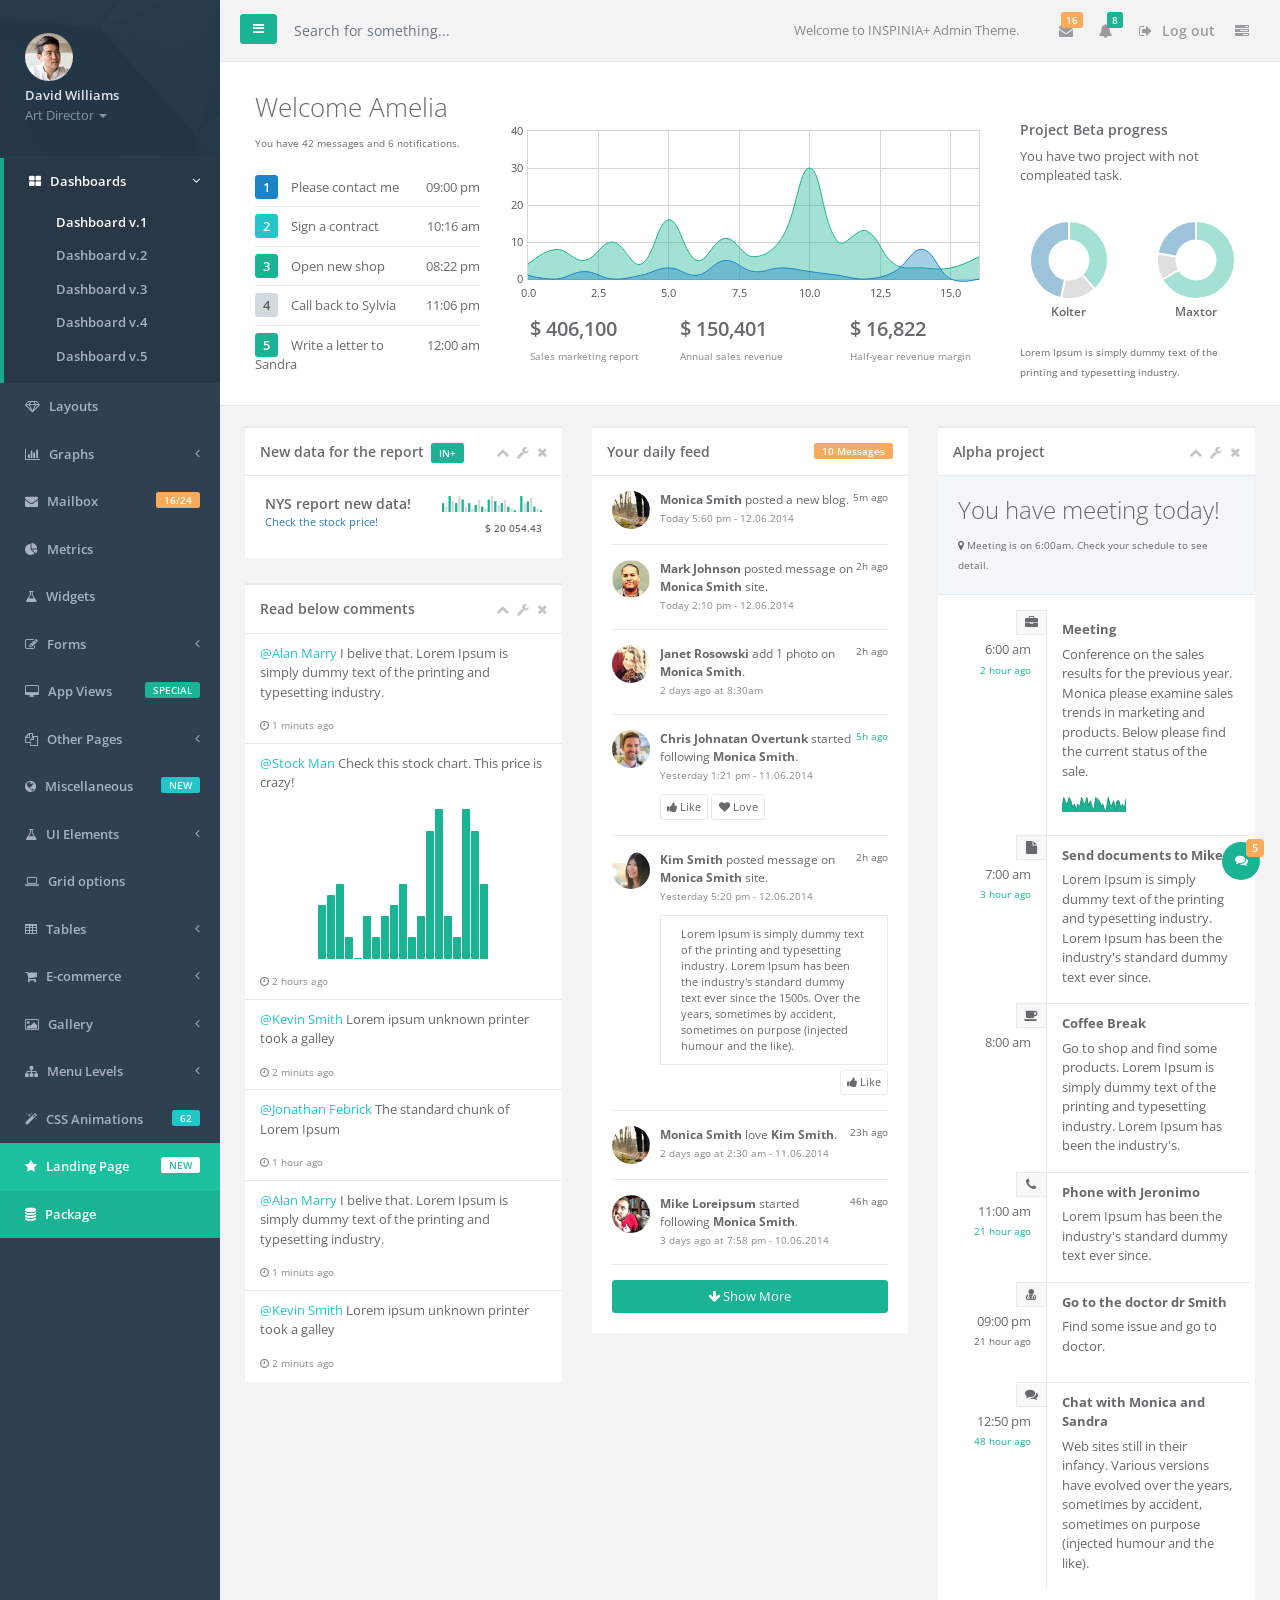
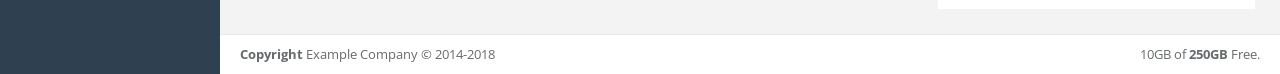
<file: UILayer/wwwroot/admin-panel/index.html>
<!--
*
*  INSPINIA - Responsive Admin Theme
*  version 2.8
*
-->

<!DOCTYPE html>
<html>

<head>

    <meta charset="utf-8">
    <meta name="viewport" content="width=device-width, initial-scale=1.0">
    <meta http-equiv="X-UA-Compatible" content="IE=edge">

    <title>INSPINIA | Dashboard</title>

    <link href="css/bootstrap.min.css" rel="stylesheet">
    <link href="font-awesome/css/font-awesome.css" rel="stylesheet">

    <!-- Toastr style -->
    <link href="css/plugins/toastr/toastr.min.css" rel="stylesheet">

    <!-- Gritter -->
    <link href="js/plugins/gritter/jquery.gritter.css" rel="stylesheet">

    <link href="css/animate.css" rel="stylesheet">
    <link href="css/style.css" rel="stylesheet">

</head>

<body>
    <div id="wrapper">
        <nav class="navbar-default navbar-static-side" role="navigation">
            <div class="sidebar-collapse">
                <ul class="nav metismenu" id="side-menu">
                    <li class="nav-header">
                        <div class="dropdown profile-element">
                            <img alt="image" class="rounded-circle" src="img/profile_small.jpg"/>
                            <a data-toggle="dropdown" class="dropdown-toggle" href="#">
                                <span class="block m-t-xs font-bold">David Williams</span>
                                <span class="text-muted text-xs block">Art Director <b class="caret"></b></span>
                            </a>
                            <ul class="dropdown-menu animated fadeInRight m-t-xs">
                                <li><a class="dropdown-item" href="profile.html">Profile</a></li>
                                <li><a class="dropdown-item" href="contacts.html">Contacts</a></li>
                                <li><a class="dropdown-item" href="mailbox.html">Mailbox</a></li>
                                <li class="dropdown-divider"></li>
                                <li><a class="dropdown-item" href="login.html">Logout</a></li>
                            </ul>
                        </div>
                        <div class="logo-element">
                            IN+
                        </div>
                    </li>
                    <li class="active">
                        <a href="index.html"><i class="fa fa-th-large"></i> <span class="nav-label">Dashboards</span> <span class="fa arrow"></span></a>
                        <ul class="nav nav-second-level">
                            <li class="active"><a href="index.html">Dashboard v.1</a></li>
                            <li><a href="dashboard_2.html">Dashboard v.2</a></li>
                            <li><a href="dashboard_3.html">Dashboard v.3</a></li>
                            <li><a href="dashboard_4_1.html">Dashboard v.4</a></li>
                            <li><a href="dashboard_5.html">Dashboard v.5 </a></li>
                        </ul>
                    </li>
                    <li>
                        <a href="layouts.html"><i class="fa fa-diamond"></i> <span class="nav-label">Layouts</span></a>
                    </li>
                    <li>
                        <a href="#"><i class="fa fa-bar-chart-o"></i> <span class="nav-label">Graphs</span><span class="fa arrow"></span></a>
                        <ul class="nav nav-second-level collapse">
                            <li><a href="graph_flot.html">Flot Charts</a></li>
                            <li><a href="graph_morris.html">Morris.js Charts</a></li>
                            <li><a href="graph_rickshaw.html">Rickshaw Charts</a></li>
                            <li><a href="graph_chartjs.html">Chart.js</a></li>
                            <li><a href="graph_chartist.html">Chartist</a></li>
                            <li><a href="c3.html">c3 charts</a></li>
                            <li><a href="graph_peity.html">Peity Charts</a></li>
                            <li><a href="graph_sparkline.html">Sparkline Charts</a></li>
                        </ul>
                    </li>
                    <li>
                        <a href="mailbox.html"><i class="fa fa-envelope"></i> <span class="nav-label">Mailbox </span><span class="label label-warning float-right">16/24</span></a>
                        <ul class="nav nav-second-level collapse">
                            <li><a href="mailbox.html">Inbox</a></li>
                            <li><a href="mail_detail.html">Email view</a></li>
                            <li><a href="mail_compose.html">Compose email</a></li>
                            <li><a href="email_template.html">Email templates</a></li>
                        </ul>
                    </li>
                    <li>
                        <a href="metrics.html"><i class="fa fa-pie-chart"></i> <span class="nav-label">Metrics</span>  </a>
                    </li>
                    <li>
                        <a href="widgets.html"><i class="fa fa-flask"></i> <span class="nav-label">Widgets</span></a>
                    </li>
                    <li>
                        <a href="#"><i class="fa fa-edit"></i> <span class="nav-label">Forms</span><span class="fa arrow"></span></a>
                        <ul class="nav nav-second-level collapse">
                            <li><a href="form_basic.html">Basic form</a></li>
                            <li><a href="form_advanced.html">Advanced Plugins</a></li>
                            <li><a href="form_wizard.html">Wizard</a></li>
                            <li><a href="form_file_upload.html">File Upload</a></li>
                            <li><a href="form_editors.html">Text Editor</a></li>
                            <li><a href="form_autocomplete.html">Autocomplete</a></li>
                            <li><a href="form_markdown.html">Markdown</a></li>
                        </ul>
                    </li>
                    <li>
                        <a href="#"><i class="fa fa-desktop"></i> <span class="nav-label">App Views</span>  <span class="float-right label label-primary">SPECIAL</span></a>
                        <ul class="nav nav-second-level collapse">
                            <li><a href="contacts.html">Contacts</a></li>
                            <li><a href="profile.html">Profile</a></li>
                            <li><a href="profile_2.html">Profile v.2</a></li>
                            <li><a href="contacts_2.html">Contacts v.2</a></li>
                            <li><a href="projects.html">Projects</a></li>
                            <li><a href="project_detail.html">Project detail</a></li>
                            <li><a href="activity_stream.html">Activity stream</a></li>
                            <li><a href="teams_board.html">Teams board</a></li>
                            <li><a href="social_feed.html">Social feed</a></li>
                            <li><a href="clients.html">Clients</a></li>
                            <li><a href="full_height.html">Outlook view</a></li>
                            <li><a href="vote_list.html">Vote list</a></li>
                            <li><a href="file_manager.html">File manager</a></li>
                            <li><a href="calendar.html">Calendar</a></li>
                            <li><a href="issue_tracker.html">Issue tracker</a></li>
                            <li><a href="blog.html">Blog</a></li>
                            <li><a href="article.html">Article</a></li>
                            <li><a href="faq.html">FAQ</a></li>
                            <li><a href="timeline.html">Timeline</a></li>
                            <li><a href="pin_board.html">Pin board</a></li>
                        </ul>
                    </li>
                    <li>
                        <a href="#"><i class="fa fa-files-o"></i> <span class="nav-label">Other Pages</span><span class="fa arrow"></span></a>
                        <ul class="nav nav-second-level collapse">
                            <li><a href="search_results.html">Search results</a></li>
                            <li><a href="lockscreen.html">Lockscreen</a></li>
                            <li><a href="invoice.html">Invoice</a></li>
                            <li><a href="login.html">Login</a></li>
                            <li><a href="login_two_columns.html">Login v.2</a></li>
                            <li><a href="forgot_password.html">Forget password</a></li>
                            <li><a href="register.html">Register</a></li>
                            <li><a href="404.html">404 Page</a></li>
                            <li><a href="500.html">500 Page</a></li>
                            <li><a href="empty_page.html">Empty page</a></li>
                        </ul>
                    </li>
                    <li>
                        <a href="#"><i class="fa fa-globe"></i> <span class="nav-label">Miscellaneous</span><span class="label label-info float-right">NEW</span></a>
                        <ul class="nav nav-second-level collapse">
                            <li><a href="toastr_notifications.html">Notification</a></li>
                            <li><a href="nestable_list.html">Nestable list</a></li>
                            <li><a href="agile_board.html">Agile board</a></li>
                            <li><a href="timeline_2.html">Timeline v.2</a></li>
                            <li><a href="diff.html">Diff</a></li>
                            <li><a href="pdf_viewer.html">PDF viewer</a></li>
                            <li><a href="i18support.html">i18 support</a></li>
                            <li><a href="sweetalert.html">Sweet alert</a></li>
                            <li><a href="idle_timer.html">Idle timer</a></li>
                            <li><a href="truncate.html">Truncate</a></li>
                            <li><a href="password_meter.html">Password meter</a></li>
                            <li><a href="spinners.html">Spinners</a></li>
                            <li><a href="spinners_usage.html">Spinners usage</a></li>
                            <li><a href="tinycon.html">Live favicon</a></li>
                            <li><a href="google_maps.html">Google maps</a></li>
                            <li><a href="datamaps.html">Datamaps</a></li>
                            <li><a href="social_buttons.html">Social buttons</a></li>
                            <li><a href="code_editor.html">Code editor</a></li>
                            <li><a href="modal_window.html">Modal window</a></li>
                            <li><a href="clipboard.html">Clipboard</a></li>
                            <li><a href="text_spinners.html">Text spinners</a></li>
                            <li><a href="forum_main.html">Forum view</a></li>
                            <li><a href="validation.html">Validation</a></li>
                            <li><a href="tree_view.html">Tree view</a></li>
                            <li><a href="loading_buttons.html">Loading buttons</a></li>
                            <li><a href="chat_view.html">Chat view</a></li>
                            <li><a href="masonry.html">Masonry</a></li>
                            <li><a href="tour.html">Tour</a></li>
                        </ul>
                    </li>
                    <li>
                        <a href="#"><i class="fa fa-flask"></i> <span class="nav-label">UI Elements</span><span class="fa arrow"></span></a>
                        <ul class="nav nav-second-level collapse">
                            <li><a href="typography.html">Typography</a></li>
                            <li><a href="icons.html">Icons</a></li>
                            <li><a href="draggable_panels.html">Draggable Panels</a></li> <li><a href="resizeable_panels.html">Resizeable Panels</a></li>
                            <li><a href="buttons.html">Buttons</a></li>
                            <li><a href="video.html">Video</a></li>
                            <li><a href="tabs_panels.html">Panels</a></li>
                            <li><a href="tabs.html">Tabs</a></li>
                            <li><a href="notifications.html">Notifications & Tooltips</a></li>
                            <li><a href="helper_classes.html">Helper css classes</a></li>
                            <li><a href="badges_labels.html">Badges, Labels, Progress</a></li>
                        </ul>
                    </li>

                    <li>
                        <a href="grid_options.html"><i class="fa fa-laptop"></i> <span class="nav-label">Grid options</span></a>
                    </li>
                    <li>
                        <a href="#"><i class="fa fa-table"></i> <span class="nav-label">Tables</span><span class="fa arrow"></span></a>
                        <ul class="nav nav-second-level collapse">
                            <li><a href="table_basic.html">Static Tables</a></li>
                            <li><a href="table_data_tables.html">Data Tables</a></li>
                            <li><a href="table_foo_table.html">Foo Tables</a></li>
                            <li><a href="jq_grid.html">jqGrid</a></li>
                        </ul>
                    </li>
                    <li>
                        <a href="#"><i class="fa fa-shopping-cart"></i> <span class="nav-label">E-commerce</span><span class="fa arrow"></span></a>
                        <ul class="nav nav-second-level collapse">
                            <li><a href="ecommerce_products_grid.html">Products grid</a></li>
                            <li><a href="ecommerce_product_list.html">Products list</a></li>
                            <li><a href="ecommerce_product.html">Product edit</a></li>
                            <li><a href="ecommerce_product_detail.html">Product detail</a></li>
                            <li><a href="ecommerce-cart.html">Cart</a></li>
                            <li><a href="ecommerce-orders.html">Orders</a></li>
                            <li><a href="ecommerce_payments.html">Credit Card form</a></li>
                        </ul>
                    </li>
                    <li>
                        <a href="#"><i class="fa fa-picture-o"></i> <span class="nav-label">Gallery</span><span class="fa arrow"></span></a>
                        <ul class="nav nav-second-level collapse">
                            <li><a href="basic_gallery.html">Lightbox Gallery</a></li>
                            <li><a href="slick_carousel.html">Slick Carousel</a></li>
                            <li><a href="carousel.html">Bootstrap Carousel</a></li>

                        </ul>
                    </li>
                    <li>
                        <a href="#"><i class="fa fa-sitemap"></i> <span class="nav-label">Menu Levels </span><span class="fa arrow"></span></a>
                        <ul class="nav nav-second-level collapse">
                            <li>
                                <a href="#" id="damian">Third Level <span class="fa arrow"></span></a>
                                <ul class="nav nav-third-level">
                                    <li>
                                        <a href="#">Third Level Item</a>
                                    </li>
                                    <li>
                                        <a href="#">Third Level Item</a>
                                    </li>
                                    <li>
                                        <a href="#">Third Level Item</a>
                                    </li>

                                </ul>
                            </li>
                            <li><a href="#">Second Level Item</a></li>
                            <li>
                                <a href="#">Second Level Item</a></li>
                            <li>
                                <a href="#">Second Level Item</a></li>
                        </ul>
                    </li>
                    <li>
                        <a href="css_animation.html"><i class="fa fa-magic"></i> <span class="nav-label">CSS Animations </span><span class="label label-info float-right">62</span></a>
                    </li>
                    <li class="landing_link">
                        <a target="_blank" href="landing.html"><i class="fa fa-star"></i> <span class="nav-label">Landing Page</span> <span class="label label-warning float-right">NEW</span></a>
                    </li>
                    <li class="special_link">
                        <a href="package.html"><i class="fa fa-database"></i> <span class="nav-label">Package</span></a>
                    </li>
                </ul>

            </div>
        </nav>

        <div id="page-wrapper" class="gray-bg dashbard-1">
        <div class="row border-bottom">
        <nav class="navbar navbar-static-top" role="navigation" style="margin-bottom: 0">
        <div class="navbar-header">
            <a class="navbar-minimalize minimalize-styl-2 btn btn-primary " href="#"><i class="fa fa-bars"></i> </a>
            <form role="search" class="navbar-form-custom" action="search_results.html">
                <div class="form-group">
                    <input type="text" placeholder="Search for something..." class="form-control" name="top-search" id="top-search">
                </div>
            </form>
        </div>
            <ul class="nav navbar-top-links navbar-right">
                <li style="padding: 20px">
                    <span class="m-r-sm text-muted welcome-message">Welcome to INSPINIA+ Admin Theme.</span>
                </li>
                <li class="dropdown">
                    <a class="dropdown-toggle count-info" data-toggle="dropdown" href="#">
                        <i class="fa fa-envelope"></i>  <span class="label label-warning">16</span>
                    </a>
                    <ul class="dropdown-menu dropdown-messages dropdown-menu-right">
                        <li>
                            <div class="dropdown-messages-box">
                                <a class="dropdown-item float-left" href="profile.html">
                                    <img alt="image" class="rounded-circle" src="img/a7.jpg">
                                </a>
                                <div class="media-body">
                                    <small class="float-right">46h ago</small>
                                    <strong>Mike Loreipsum</strong> started following <strong>Monica Smith</strong>. <br>
                                    <small class="text-muted">3 days ago at 7:58 pm - 10.06.2014</small>
                                </div>
                            </div>
                        </li>
                        <li class="dropdown-divider"></li>
                        <li>
                            <div class="dropdown-messages-box">
                                <a class="dropdown-item float-left" href="profile.html">
                                    <img alt="image" class="rounded-circle" src="img/a4.jpg">
                                </a>
                                <div class="media-body ">
                                    <small class="float-right text-navy">5h ago</small>
                                    <strong>Chris Johnatan Overtunk</strong> started following <strong>Monica Smith</strong>. <br>
                                    <small class="text-muted">Yesterday 1:21 pm - 11.06.2014</small>
                                </div>
                            </div>
                        </li>
                        <li class="dropdown-divider"></li>
                        <li>
                            <div class="dropdown-messages-box">
                                <a class="dropdown-item float-left" href="profile.html">
                                    <img alt="image" class="rounded-circle" src="img/profile.jpg">
                                </a>
                                <div class="media-body ">
                                    <small class="float-right">23h ago</small>
                                    <strong>Monica Smith</strong> love <strong>Kim Smith</strong>. <br>
                                    <small class="text-muted">2 days ago at 2:30 am - 11.06.2014</small>
                                </div>
                            </div>
                        </li>
                        <li class="dropdown-divider"></li>
                        <li>
                            <div class="text-center link-block">
                                <a href="mailbox.html" class="dropdown-item">
                                    <i class="fa fa-envelope"></i> <strong>Read All Messages</strong>
                                </a>
                            </div>
                        </li>
                    </ul>
                </li>
                <li class="dropdown">
                    <a class="dropdown-toggle count-info" data-toggle="dropdown" href="#">
                        <i class="fa fa-bell"></i>  <span class="label label-primary">8</span>
                    </a>
                    <ul class="dropdown-menu dropdown-alerts">
                        <li>
                            <a href="mailbox.html" class="dropdown-item">
                                <div>
                                    <i class="fa fa-envelope fa-fw"></i> You have 16 messages
                                    <span class="float-right text-muted small">4 minutes ago</span>
                                </div>
                            </a>
                        </li>
                        <li class="dropdown-divider"></li>
                        <li>
                            <a href="profile.html" class="dropdown-item">
                                <div>
                                    <i class="fa fa-twitter fa-fw"></i> 3 New Followers
                                    <span class="float-right text-muted small">12 minutes ago</span>
                                </div>
                            </a>
                        </li>
                        <li class="dropdown-divider"></li>
                        <li>
                            <a href="grid_options.html" class="dropdown-item">
                                <div>
                                    <i class="fa fa-upload fa-fw"></i> Server Rebooted
                                    <span class="float-right text-muted small">4 minutes ago</span>
                                </div>
                            </a>
                        </li>
                        <li class="dropdown-divider"></li>
                        <li>
                            <div class="text-center link-block">
                                <a href="notifications.html" class="dropdown-item">
                                    <strong>See All Alerts</strong>
                                    <i class="fa fa-angle-right"></i>
                                </a>
                            </div>
                        </li>
                    </ul>
                </li>


                <li>
                    <a href="login.html">
                        <i class="fa fa-sign-out"></i> Log out
                    </a>
                </li>
                <li>
                    <a class="right-sidebar-toggle">
                        <i class="fa fa-tasks"></i>
                    </a>
                </li>
            </ul>

        </nav>
        </div>
                <div class="row  border-bottom white-bg dashboard-header">

                    <div class="col-md-3">
                        <h2>Welcome Amelia</h2>
                        <small>You have 42 messages and 6 notifications.</small>
                        <ul class="list-group clear-list m-t">
                            <li class="list-group-item fist-item">
                                <span class="float-right">
                                    09:00 pm
                                </span>
                                <span class="label label-success">1</span> Please contact me
                            </li>
                            <li class="list-group-item">
                                <span class="float-right">
                                    10:16 am
                                </span>
                                <span class="label label-info">2</span> Sign a contract
                            </li>
                            <li class="list-group-item">
                                <span class="float-right">
                                    08:22 pm
                                </span>
                                <span class="label label-primary">3</span> Open new shop
                            </li>
                            <li class="list-group-item">
                                <span class="float-right">
                                    11:06 pm
                                </span>
                                <span class="label label-default">4</span> Call back to Sylvia
                            </li>
                            <li class="list-group-item">
                                <span class="float-right">
                                    12:00 am
                                </span>
                                <span class="label label-primary">5</span> Write a letter to Sandra
                            </li>
                        </ul>
                    </div>
                    <div class="col-md-6">
                        <div class="flot-chart dashboard-chart">
                            <div class="flot-chart-content" id="flot-dashboard-chart"></div>
                        </div>
                        <div class="row text-left">
                            <div class="col">
                                <div class=" m-l-md">
                                <span class="h5 font-bold m-t block">$ 406,100</span>
                                <small class="text-muted m-b block">Sales marketing report</small>
                                </div>
                            </div>
                            <div class="col">
                                <span class="h5 font-bold m-t block">$ 150,401</span>
                                <small class="text-muted m-b block">Annual sales revenue</small>
                            </div>
                            <div class="col">
                                <span class="h5 font-bold m-t block">$ 16,822</span>
                                <small class="text-muted m-b block">Half-year revenue margin</small>
                            </div>

                        </div>
                    </div>
                    <div class="col-md-3">
                        <div class="statistic-box">
                        <h4>
                            Project Beta progress
                        </h4>
                        <p>
                            You have two project with not compleated task.
                        </p>
                            <div class="row text-center">
                                <div class="col-lg-6">
                                    <canvas id="doughnutChart2" width="80" height="80" style="margin: 18px auto 0"></canvas>
                                    <h5 >Kolter</h5>
                                </div>
                                <div class="col-lg-6">
                                    <canvas id="doughnutChart" width="80" height="80" style="margin: 18px auto 0"></canvas>
                                    <h5 >Maxtor</h5>
                                </div>
                            </div>
                            <div class="m-t">
                                <small>Lorem Ipsum is simply dummy text of the printing and typesetting industry.</small>
                            </div>

                        </div>
                    </div>

            </div>
        <div class="row">
            <div class="col-lg-12">
                <div class="wrapper wrapper-content">
                        <div class="row">
                        <div class="col-lg-4">
                            <div class="ibox ">
                                <div class="ibox-title">
                                    <h5>New data for the report</h5> <span class="label label-primary">IN+</span>
                                    <div class="ibox-tools">
                                        <a class="collapse-link" href="">
                                            <i class="fa fa-chevron-up"></i>
                                        </a>
                                        <a class="dropdown-toggle" data-toggle="dropdown" href="#">
                                            <i class="fa fa-wrench"></i>
                                        </a>
                                        <ul class="dropdown-menu dropdown-user">
                                            <li><a href="#" class="dropdown-item">Config option 1</a>
                                            </li>
                                            <li><a href="#" class="dropdown-item">Config option 2</a>
                                            </li>
                                        </ul>
                                        <a class="close-link" href="">
                                            <i class="fa fa-times"></i>
                                        </a>
                                    </div>
                                </div>
                                <div class="ibox-content">
                                    <div>

                                        <div class="float-right text-right">

                                            <span class="bar_dashboard">5,3,9,6,5,9,7,3,5,2,4,7,3,2,7,9,6,4,5,7,3,2,1,0,9,5,6,8,3,2,1</span>
                                            <br/>
                                            <small class="font-bold">$ 20 054.43</small>
                                        </div>
                                        <h4>NYS report new data!
                                            <br/>
                                            <small class="m-r"><a href="graph_flot.html"> Check the stock price! </a> </small>
                                        </h4>
                                        </div>
                                    </div>
                                </div>
                            <div class="ibox ">
                                <div class="ibox-title">
                                    <h5>Read below comments</h5>
                                    <div class="ibox-tools">
                                        <a class="collapse-link" href="">
                                            <i class="fa fa-chevron-up"></i>
                                        </a>
                                        <a class="dropdown-toggle" data-toggle="dropdown" href="#">
                                            <i class="fa fa-wrench"></i>
                                        </a>
                                        <ul class="dropdown-menu dropdown-user">
                                            <li><a href="#" class="dropdown-item">Config option 1</a>
                                            </li>
                                            <li><a href="#" class="dropdown-item">Config option 2</a>
                                            </li>
                                        </ul>
                                        <a class="close-link" href="">
                                            <i class="fa fa-times"></i>
                                        </a>
                                    </div>
                                </div>
                                <div class="ibox-content no-padding">
                                    <ul class="list-group">
                                        <li class="list-group-item">
                                            <p><a class="text-info" href="#">@Alan Marry</a> I belive that. Lorem Ipsum is simply dummy text of the printing and typesetting industry.</p>
                                            <small class="block text-muted"><i class="fa fa-clock-o"></i> 1 minuts ago</small>
                                        </li>
                                        <li class="list-group-item">
                                            <p><a class="text-info" href="#">@Stock Man</a> Check this stock chart. This price is crazy! </p>
                                            <div class="text-center m">
                                                <span id="sparkline8"></span>
                                            </div>
                                            <small class="block text-muted"><i class="fa fa-clock-o"></i> 2 hours ago</small>
                                        </li>
                                        <li class="list-group-item">
                                            <p><a class="text-info" href="#">@Kevin Smith</a> Lorem ipsum unknown printer took a galley </p>
                                            <small class="block text-muted"><i class="fa fa-clock-o"></i> 2 minuts ago</small>
                                        </li>
                                        <li class="list-group-item ">
                                            <p><a class="text-info" href="#">@Jonathan Febrick</a> The standard chunk of Lorem Ipsum</p>
                                            <small class="block text-muted"><i class="fa fa-clock-o"></i> 1 hour ago</small>
                                        </li>
                                        <li class="list-group-item">
                                            <p><a class="text-info" href="#">@Alan Marry</a> I belive that. Lorem Ipsum is simply dummy text of the printing and typesetting industry.</p>
                                            <small class="block text-muted"><i class="fa fa-clock-o"></i> 1 minuts ago</small>
                                        </li>
                                        <li class="list-group-item">
                                            <p><a class="text-info" href="#">@Kevin Smith</a> Lorem ipsum unknown printer took a galley </p>
                                            <small class="block text-muted"><i class="fa fa-clock-o"></i> 2 minuts ago</small>
                                        </li>
                                    </ul>
                                </div>
                            </div>
                        </div>
                            <div class="col-lg-4">
                                <div class="ibox ">
                                    <div class="ibox-title">
                                        <h5>Your daily feed</h5>
                                        <div class="ibox-tools">
                                            <span class="label label-warning-light float-right">10 Messages</span>
                                           </div>
                                    </div>
                                    <div class="ibox-content">

                                        <div>
                                            <div class="feed-activity-list">

                                                <div class="feed-element">
                                                    <a class="float-left" href="profile.html">
                                                        <img alt="image" class="rounded-circle" src="img/profile.jpg">
                                                    </a>
                                                    <div class="media-body ">
                                                        <small class="float-right">5m ago</small>
                                                        <strong>Monica Smith</strong> posted a new blog. <br>
                                                        <small class="text-muted">Today 5:60 pm - 12.06.2014</small>

                                                    </div>
                                                </div>

                                                <div class="feed-element">
                                                    <a class="float-left" href="profile.html">
                                                        <img alt="image" class="rounded-circle" src="img/a2.jpg">
                                                    </a>
                                                    <div class="media-body ">
                                                        <small class="float-right">2h ago</small>
                                                        <strong>Mark Johnson</strong> posted message on <strong>Monica Smith</strong> site. <br>
                                                        <small class="text-muted">Today 2:10 pm - 12.06.2014</small>
                                                    </div>
                                                </div>
                                                <div class="feed-element">
                                                    <a class="float-left" href="profile.html">
                                                        <img alt="image" class="rounded-circle" src="img/a3.jpg">
                                                    </a>
                                                    <div class="media-body ">
                                                        <small class="float-right">2h ago</small>
                                                        <strong>Janet Rosowski</strong> add 1 photo on <strong>Monica Smith</strong>. <br>
                                                        <small class="text-muted">2 days ago at 8:30am</small>
                                                    </div>
                                                </div>
                                                <div class="feed-element">
                                                    <a class="float-left" href="profile.html">
                                                        <img alt="image" class="rounded-circle" src="img/a4.jpg">
                                                    </a>
                                                    <div class="media-body ">
                                                        <small class="float-right text-navy">5h ago</small>
                                                        <strong>Chris Johnatan Overtunk</strong> started following <strong>Monica Smith</strong>. <br>
                                                        <small class="text-muted">Yesterday 1:21 pm - 11.06.2014</small>
                                                        <div class="actions">
                                                            <a href=""  class="btn btn-xs btn-white"><i class="fa fa-thumbs-up"></i> Like </a>
                                                            <a href=""  class="btn btn-xs btn-white"><i class="fa fa-heart"></i> Love</a>
                                                        </div>
                                                    </div>
                                                </div>
                                                <div class="feed-element">
                                                    <a class="float-left" href="profile.html">
                                                        <img alt="image" class="rounded-circle" src="img/a5.jpg">
                                                    </a>
                                                    <div class="media-body ">
                                                        <small class="float-right">2h ago</small>
                                                        <strong>Kim Smith</strong> posted message on <strong>Monica Smith</strong> site. <br>
                                                        <small class="text-muted">Yesterday 5:20 pm - 12.06.2014</small>
                                                        <div class="well">
                                                            Lorem Ipsum is simply dummy text of the printing and typesetting industry. Lorem Ipsum has been the industry's standard dummy text ever since the 1500s.
                                                            Over the years, sometimes by accident, sometimes on purpose (injected humour and the like).
                                                        </div>
                                                        <div class="float-right">
                                                            <a href=""  class="btn btn-xs btn-white"><i class="fa fa-thumbs-up"></i> Like </a>
                                                        </div>
                                                    </div>
                                                </div>
                                                <div class="feed-element">
                                                    <a class="float-left" href="profile.html">
                                                        <img alt="image" class="rounded-circle" src="img/profile.jpg">
                                                    </a>
                                                    <div class="media-body ">
                                                        <small class="float-right">23h ago</small>
                                                        <strong>Monica Smith</strong> love <strong>Kim Smith</strong>. <br>
                                                        <small class="text-muted">2 days ago at 2:30 am - 11.06.2014</small>
                                                    </div>
                                                </div>
                                                <div class="feed-element">
                                                    <a class="float-left" href="profile.html">
                                                        <img alt="image" class="rounded-circle" src="img/a7.jpg">
                                                    </a>
                                                    <div class="media-body ">
                                                        <small class="float-right">46h ago</small>
                                                        <strong>Mike Loreipsum</strong> started following <strong>Monica Smith</strong>. <br>
                                                        <small class="text-muted">3 days ago at 7:58 pm - 10.06.2014</small>
                                                    </div>
                                                </div>
                                            </div>

                                            <button class="btn btn-primary btn-block m-t"><i class="fa fa-arrow-down"></i> Show More</button>

                                        </div>

                                    </div>
                                </div>

                            </div>
                        <div class="col-lg-4">
                            <div class="ibox ">
                                <div class="ibox-title">
                                    <h5>Alpha project</h5>
                                    <div class="ibox-tools">
                                        <a class="collapse-link" href="">
                                            <i class="fa fa-chevron-up"></i>
                                        </a>
                                        <a class="dropdown-toggle" data-toggle="dropdown" href="#">
                                            <i class="fa fa-wrench"></i>
                                        </a>
                                        <ul class="dropdown-menu dropdown-user">
                                            <li><a href="#" class="dropdown-item">Config option 1</a>
                                            </li>
                                            <li><a href="#" class="dropdown-item">Config option 2</a>
                                            </li>
                                        </ul>
                                        <a class="close-link" href="">
                                            <i class="fa fa-times"></i>
                                        </a>
                                    </div>
                                </div>
                                <div class="ibox-content ibox-heading">
                                    <h3>You have meeting today!</h3>
                                    <small><i class="fa fa-map-marker"></i> Meeting is on 6:00am. Check your schedule to see detail.</small>
                                </div>
                                <div class="ibox-content inspinia-timeline">

                                    <div class="timeline-item">
                                        <div class="row">
                                            <div class="col-4 date">
                                                <i class="fa fa-briefcase"></i>
                                                6:00 am
                                                <br/>
                                                <small class="text-navy">2 hour ago</small>
                                            </div>
                                            <div class="col content no-top-border">
                                                <p class="m-b-xs"><strong>Meeting</strong></p>

                                                <p>Conference on the sales results for the previous year. Monica please examine sales trends in marketing and products. Below please find the current status of the
                                                    sale.</p>

                                                <p><span data-diameter="40" class="updating-chart">5,3,9,6,5,9,7,3,5,2,5,3,9,6,5,9,4,7,3,2,9,8,7,4,5,1,2,9,5,4,7,2,7,7,3,5,2</span></p>
                                            </div>
                                        </div>
                                    </div>
                                    <div class="timeline-item">
                                        <div class="row">
                                            <div class="col-4 date">
                                                <i class="fa fa-file"></i>
                                                7:00 am
                                                <br/>
                                                <small class="text-navy">3 hour ago</small>
                                            </div>
                                            <div class="col content">
                                                <p class="m-b-xs"><strong>Send documents to Mike</strong></p>
                                                <p>Lorem Ipsum is simply dummy text of the printing and typesetting industry. Lorem Ipsum has been the industry's standard dummy text ever since.</p>
                                            </div>
                                        </div>
                                    </div>
                                    <div class="timeline-item">
                                        <div class="row">
                                            <div class="col-4 date">
                                                <i class="fa fa-coffee"></i>
                                                8:00 am
                                                <br/>
                                            </div>
                                            <div class="col content">
                                                <p class="m-b-xs"><strong>Coffee Break</strong></p>
                                                <p>
                                                    Go to shop and find some products.
                                                    Lorem Ipsum is simply dummy text of the printing and typesetting industry. Lorem Ipsum has been the industry's.
                                                </p>
                                            </div>
                                        </div>
                                    </div>
                                    <div class="timeline-item">
                                        <div class="row">
                                            <div class="col-4 date">
                                                <i class="fa fa-phone"></i>
                                                11:00 am
                                                <br/>
                                                <small class="text-navy">21 hour ago</small>
                                            </div>
                                            <div class="col content">
                                                <p class="m-b-xs"><strong>Phone with Jeronimo</strong></p>
                                                <p>
                                                    Lorem Ipsum has been the industry's standard dummy text ever since.
                                                </p>
                                            </div>
                                        </div>
                                    </div>
                                    <div class="timeline-item">
                                        <div class="row">
                                            <div class="col-4 date">
                                                <i class="fa fa-user-md"></i>
                                                09:00 pm
                                                <br/>
                                                <small>21 hour ago</small>
                                            </div>
                                            <div class="col content">
                                                <p class="m-b-xs"><strong>Go to the doctor dr Smith</strong></p>
                                                <p>
                                                    Find some issue and go to doctor.
                                                </p>
                                            </div>
                                        </div>
                                    </div>
                                    <div class="timeline-item">
                                        <div class="row">
                                            <div class="col-4 date">
                                                <i class="fa fa-comments"></i>
                                                12:50 pm
                                                <br/>
                                                <small class="text-navy">48 hour ago</small>
                                            </div>
                                            <div class="col content">
                                                <p class="m-b-xs"><strong>Chat with Monica and Sandra</strong></p>
                                                <p>
                                                    Web sites still in their infancy. Various versions have evolved over the years, sometimes by accident, sometimes on purpose (injected humour and the like).
                                                </p>
                                            </div>
                                        </div>
                                    </div>

                                </div>
                            </div>
                        </div>

                        </div>
                </div>

            </div>
        </div>
            <div class="footer">
                <div class="float-right">
                    10GB of <strong>250GB</strong> Free.
                </div>
                <div>
                    <strong>Copyright</strong> Example Company &copy; 2014-2018
                </div>
            </div>
        </div>
        <div class="small-chat-box fadeInRight animated">

            <div class="heading" draggable="true">
                <small class="chat-date float-right">
                    02.19.2015
                </small>
                Small chat
            </div>

            <div class="content">

                <div class="left">
                    <div class="author-name">
                        Monica Jackson <small class="chat-date">
                        10:02 am
                    </small>
                    </div>
                    <div class="chat-message active">
                        Lorem Ipsum is simply dummy text input.
                    </div>

                </div>
                <div class="right">
                    <div class="author-name">
                        Mick Smith
                        <small class="chat-date">
                            11:24 am
                        </small>
                    </div>
                    <div class="chat-message">
                        Lorem Ipsum is simpl.
                    </div>
                </div>
                <div class="left">
                    <div class="author-name">
                        Alice Novak
                        <small class="chat-date">
                            08:45 pm
                        </small>
                    </div>
                    <div class="chat-message active">
                        Check this stock char.
                    </div>
                </div>
                <div class="right">
                    <div class="author-name">
                        Anna Lamson
                        <small class="chat-date">
                            11:24 am
                        </small>
                    </div>
                    <div class="chat-message">
                        The standard chunk of Lorem Ipsum
                    </div>
                </div>
                <div class="left">
                    <div class="author-name">
                        Mick Lane
                        <small class="chat-date">
                            08:45 pm
                        </small>
                    </div>
                    <div class="chat-message active">
                        I belive that. Lorem Ipsum is simply dummy text.
                    </div>
                </div>


            </div>
            <div class="form-chat">
                <div class="input-group input-group-sm">
                    <input type="text" class="form-control">
                    <span class="input-group-btn"> <button
                        class="btn btn-primary" type="button">Send
                </button> </span></div>
            </div>

        </div>
        <div id="small-chat">

            <span class="badge badge-warning float-right">5</span>
            <a class="open-small-chat" href="">
                <i class="fa fa-comments"></i>

            </a>
        </div>
        <div id="right-sidebar" class="animated">
            <div class="sidebar-container">

                <ul class="nav nav-tabs navs-3">
                    <li>
                        <a class="nav-link active" data-toggle="tab" href="#tab-1"> Notes </a>
                    </li>
                    <li>
                        <a class="nav-link" data-toggle="tab" href="#tab-2"> Projects </a>
                    </li>
                    <li>
                        <a class="nav-link" data-toggle="tab" href="#tab-3"> <i class="fa fa-gear"></i> </a>
                    </li>
                </ul>

                <div class="tab-content">


                    <div id="tab-1" class="tab-pane active">

                        <div class="sidebar-title">
                            <h3> <i class="fa fa-comments-o"></i> Latest Notes</h3>
                            <small><i class="fa fa-tim"></i> You have 10 new message.</small>
                        </div>

                        <div>

                            <div class="sidebar-message">
                                <a href="#">
                                    <div class="float-left text-center">
                                        <img alt="image" class="rounded-circle message-avatar" src="img/a1.jpg">

                                        <div class="m-t-xs">
                                            <i class="fa fa-star text-warning"></i>
                                            <i class="fa fa-star text-warning"></i>
                                        </div>
                                    </div>
                                    <div class="media-body">

                                        There are many variations of passages of Lorem Ipsum available.
                                        <br>
                                        <small class="text-muted">Today 4:21 pm</small>
                                    </div>
                                </a>
                            </div>
                            <div class="sidebar-message">
                                <a href="#">
                                    <div class="float-left text-center">
                                        <img alt="image" class="rounded-circle message-avatar" src="img/a2.jpg">
                                    </div>
                                    <div class="media-body">
                                        The point of using Lorem Ipsum is that it has a more-or-less normal.
                                        <br>
                                        <small class="text-muted">Yesterday 2:45 pm</small>
                                    </div>
                                </a>
                            </div>
                            <div class="sidebar-message">
                                <a href="#">
                                    <div class="float-left text-center">
                                        <img alt="image" class="rounded-circle message-avatar" src="img/a3.jpg">

                                        <div class="m-t-xs">
                                            <i class="fa fa-star text-warning"></i>
                                            <i class="fa fa-star text-warning"></i>
                                            <i class="fa fa-star text-warning"></i>
                                        </div>
                                    </div>
                                    <div class="media-body">
                                        Mevolved over the years, sometimes by accident, sometimes on purpose (injected humour and the like).
                                        <br>
                                        <small class="text-muted">Yesterday 1:10 pm</small>
                                    </div>
                                </a>
                            </div>
                            <div class="sidebar-message">
                                <a href="#">
                                    <div class="float-left text-center">
                                        <img alt="image" class="rounded-circle message-avatar" src="img/a4.jpg">
                                    </div>

                                    <div class="media-body">
                                        Lorem Ipsum, you need to be sure there isn't anything embarrassing hidden in the
                                        <br>
                                        <small class="text-muted">Monday 8:37 pm</small>
                                    </div>
                                </a>
                            </div>
                            <div class="sidebar-message">
                                <a href="#">
                                    <div class="float-left text-center">
                                        <img alt="image" class="rounded-circle message-avatar" src="img/a8.jpg">
                                    </div>
                                    <div class="media-body">

                                        All the Lorem Ipsum generators on the Internet tend to repeat.
                                        <br>
                                        <small class="text-muted">Today 4:21 pm</small>
                                    </div>
                                </a>
                            </div>
                            <div class="sidebar-message">
                                <a href="#">
                                    <div class="float-left text-center">
                                        <img alt="image" class="rounded-circle message-avatar" src="img/a7.jpg">
                                    </div>
                                    <div class="media-body">
                                        Renaissance. The first line of Lorem Ipsum, "Lorem ipsum dolor sit amet..", comes from a line in section 1.10.32.
                                        <br>
                                        <small class="text-muted">Yesterday 2:45 pm</small>
                                    </div>
                                </a>
                            </div>
                            <div class="sidebar-message">
                                <a href="#">
                                    <div class="float-left text-center">
                                        <img alt="image" class="rounded-circle message-avatar" src="img/a3.jpg">

                                        <div class="m-t-xs">
                                            <i class="fa fa-star text-warning"></i>
                                            <i class="fa fa-star text-warning"></i>
                                            <i class="fa fa-star text-warning"></i>
                                        </div>
                                    </div>
                                    <div class="media-body">
                                        The standard chunk of Lorem Ipsum used since the 1500s is reproduced below.
                                        <br>
                                        <small class="text-muted">Yesterday 1:10 pm</small>
                                    </div>
                                </a>
                            </div>
                            <div class="sidebar-message">
                                <a href="#">
                                    <div class="float-left text-center">
                                        <img alt="image" class="rounded-circle message-avatar" src="img/a4.jpg">
                                    </div>
                                    <div class="media-body">
                                        Uncover many web sites still in their infancy. Various versions have.
                                        <br>
                                        <small class="text-muted">Monday 8:37 pm</small>
                                    </div>
                                </a>
                            </div>
                        </div>

                    </div>

                    <div id="tab-2" class="tab-pane">

                        <div class="sidebar-title">
                            <h3> <i class="fa fa-cube"></i> Latest projects</h3>
                            <small><i class="fa fa-tim"></i> You have 14 projects. 10 not completed.</small>
                        </div>

                        <ul class="sidebar-list">
                            <li>
                                <a href="#">
                                    <div class="small float-right m-t-xs">9 hours ago</div>
                                    <h4>Business valuation</h4>
                                    It is a long established fact that a reader will be distracted.

                                    <div class="small">Completion with: 22%</div>
                                    <div class="progress progress-mini">
                                        <div style="width: 22%;" class="progress-bar progress-bar-warning"></div>
                                    </div>
                                    <div class="small text-muted m-t-xs">Project end: 4:00 pm - 12.06.2014</div>
                                </a>
                            </li>
                            <li>
                                <a href="#">
                                    <div class="small float-right m-t-xs">9 hours ago</div>
                                    <h4>Contract with Company </h4>
                                    Many desktop publishing packages and web page editors.

                                    <div class="small">Completion with: 48%</div>
                                    <div class="progress progress-mini">
                                        <div style="width: 48%;" class="progress-bar"></div>
                                    </div>
                                </a>
                            </li>
                            <li>
                                <a href="#">
                                    <div class="small float-right m-t-xs">9 hours ago</div>
                                    <h4>Meeting</h4>
                                    By the readable content of a page when looking at its layout.

                                    <div class="small">Completion with: 14%</div>
                                    <div class="progress progress-mini">
                                        <div style="width: 14%;" class="progress-bar progress-bar-info"></div>
                                    </div>
                                </a>
                            </li>
                            <li>
                                <a href="#">
                                    <span class="label label-primary float-right">NEW</span>
                                    <h4>The generated</h4>
                                    There are many variations of passages of Lorem Ipsum available.
                                    <div class="small">Completion with: 22%</div>
                                    <div class="small text-muted m-t-xs">Project end: 4:00 pm - 12.06.2014</div>
                                </a>
                            </li>
                            <li>
                                <a href="#">
                                    <div class="small float-right m-t-xs">9 hours ago</div>
                                    <h4>Business valuation</h4>
                                    It is a long established fact that a reader will be distracted.

                                    <div class="small">Completion with: 22%</div>
                                    <div class="progress progress-mini">
                                        <div style="width: 22%;" class="progress-bar progress-bar-warning"></div>
                                    </div>
                                    <div class="small text-muted m-t-xs">Project end: 4:00 pm - 12.06.2014</div>
                                </a>
                            </li>
                            <li>
                                <a href="#">
                                    <div class="small float-right m-t-xs">9 hours ago</div>
                                    <h4>Contract with Company </h4>
                                    Many desktop publishing packages and web page editors.

                                    <div class="small">Completion with: 48%</div>
                                    <div class="progress progress-mini">
                                        <div style="width: 48%;" class="progress-bar"></div>
                                    </div>
                                </a>
                            </li>
                            <li>
                                <a href="#">
                                    <div class="small float-right m-t-xs">9 hours ago</div>
                                    <h4>Meeting</h4>
                                    By the readable content of a page when looking at its layout.

                                    <div class="small">Completion with: 14%</div>
                                    <div class="progress progress-mini">
                                        <div style="width: 14%;" class="progress-bar progress-bar-info"></div>
                                    </div>
                                </a>
                            </li>
                            <li>
                                <a href="#">
                                    <span class="label label-primary float-right">NEW</span>
                                    <h4>The generated</h4>
                                    <!--<div class="small float-right m-t-xs">9 hours ago</div>-->
                                    There are many variations of passages of Lorem Ipsum available.
                                    <div class="small">Completion with: 22%</div>
                                    <div class="small text-muted m-t-xs">Project end: 4:00 pm - 12.06.2014</div>
                                </a>
                            </li>

                        </ul>

                    </div>

                    <div id="tab-3" class="tab-pane">

                        <div class="sidebar-title">
                            <h3><i class="fa fa-gears"></i> Settings</h3>
                            <small><i class="fa fa-tim"></i> You have 14 projects. 10 not completed.</small>
                        </div>

                        <div class="setings-item">
                    <span>
                        Show notifications
                    </span>
                            <div class="switch">
                                <div class="onoffswitch">
                                    <input type="checkbox" name="collapsemenu" class="onoffswitch-checkbox" id="example">
                                    <label class="onoffswitch-label" for="example">
                                        <span class="onoffswitch-inner"></span>
                                        <span class="onoffswitch-switch"></span>
                                    </label>
                                </div>
                            </div>
                        </div>
                        <div class="setings-item">
                    <span>
                        Disable Chat
                    </span>
                            <div class="switch">
                                <div class="onoffswitch">
                                    <input type="checkbox" name="collapsemenu" checked class="onoffswitch-checkbox" id="example2">
                                    <label class="onoffswitch-label" for="example2">
                                        <span class="onoffswitch-inner"></span>
                                        <span class="onoffswitch-switch"></span>
                                    </label>
                                </div>
                            </div>
                        </div>
                        <div class="setings-item">
                    <span>
                        Enable history
                    </span>
                            <div class="switch">
                                <div class="onoffswitch">
                                    <input type="checkbox" name="collapsemenu" class="onoffswitch-checkbox" id="example3">
                                    <label class="onoffswitch-label" for="example3">
                                        <span class="onoffswitch-inner"></span>
                                        <span class="onoffswitch-switch"></span>
                                    </label>
                                </div>
                            </div>
                        </div>
                        <div class="setings-item">
                    <span>
                        Show charts
                    </span>
                            <div class="switch">
                                <div class="onoffswitch">
                                    <input type="checkbox" name="collapsemenu" class="onoffswitch-checkbox" id="example4">
                                    <label class="onoffswitch-label" for="example4">
                                        <span class="onoffswitch-inner"></span>
                                        <span class="onoffswitch-switch"></span>
                                    </label>
                                </div>
                            </div>
                        </div>
                        <div class="setings-item">
                    <span>
                        Offline users
                    </span>
                            <div class="switch">
                                <div class="onoffswitch">
                                    <input type="checkbox" checked name="collapsemenu" class="onoffswitch-checkbox" id="example5">
                                    <label class="onoffswitch-label" for="example5">
                                        <span class="onoffswitch-inner"></span>
                                        <span class="onoffswitch-switch"></span>
                                    </label>
                                </div>
                            </div>
                        </div>
                        <div class="setings-item">
                    <span>
                        Global search
                    </span>
                            <div class="switch">
                                <div class="onoffswitch">
                                    <input type="checkbox" checked name="collapsemenu" class="onoffswitch-checkbox" id="example6">
                                    <label class="onoffswitch-label" for="example6">
                                        <span class="onoffswitch-inner"></span>
                                        <span class="onoffswitch-switch"></span>
                                    </label>
                                </div>
                            </div>
                        </div>
                        <div class="setings-item">
                    <span>
                        Update everyday
                    </span>
                            <div class="switch">
                                <div class="onoffswitch">
                                    <input type="checkbox" name="collapsemenu" class="onoffswitch-checkbox" id="example7">
                                    <label class="onoffswitch-label" for="example7">
                                        <span class="onoffswitch-inner"></span>
                                        <span class="onoffswitch-switch"></span>
                                    </label>
                                </div>
                            </div>
                        </div>

                        <div class="sidebar-content">
                            <h4>Settings</h4>
                            <div class="small">
                                I belive that. Lorem Ipsum is simply dummy text of the printing and typesetting industry.
                                And typesetting industry. Lorem Ipsum has been the industry's standard dummy text ever since the 1500s.
                                Over the years, sometimes by accident, sometimes on purpose (injected humour and the like).
                            </div>
                        </div>

                    </div>
                </div>
            </div>
        </div>
    </div>

    <!-- Mainly scripts -->
    <script src="js/jquery-3.1.1.min.js"></script>
    <script src="js/popper.min.js"></script>
    <script src="js/bootstrap.js"></script>
    <script src="js/plugins/metisMenu/jquery.metisMenu.js"></script>
    <script src="js/plugins/slimscroll/jquery.slimscroll.min.js"></script>

    <!-- Flot -->
    <script src="js/plugins/flot/jquery.flot.js"></script>
    <script src="js/plugins/flot/jquery.flot.tooltip.min.js"></script>
    <script src="js/plugins/flot/jquery.flot.spline.js"></script>
    <script src="js/plugins/flot/jquery.flot.resize.js"></script>
    <script src="js/plugins/flot/jquery.flot.pie.js"></script>

    <!-- Peity -->
    <script src="js/plugins/peity/jquery.peity.min.js"></script>
    <script src="js/demo/peity-demo.js"></script>

    <!-- Custom and plugin javascript -->
    <script src="js/inspinia.js"></script>
    <script src="js/plugins/pace/pace.min.js"></script>

    <!-- jQuery UI -->
    <script src="js/plugins/jquery-ui/jquery-ui.min.js"></script>

    <!-- GITTER -->
    <script src="js/plugins/gritter/jquery.gritter.min.js"></script>

    <!-- Sparkline -->
    <script src="js/plugins/sparkline/jquery.sparkline.min.js"></script>

    <!-- Sparkline demo data  -->
    <script src="js/demo/sparkline-demo.js"></script>

    <!-- ChartJS-->
    <script src="js/plugins/chartJs/Chart.min.js"></script>

    <!-- Toastr -->
    <script src="js/plugins/toastr/toastr.min.js"></script>


    <script>
        $(document).ready(function() {
            setTimeout(function() {
                toastr.options = {
                    closeButton: true,
                    progressBar: true,
                    showMethod: 'slideDown',
                    timeOut: 4000
                };
                toastr.success('Responsive Admin Theme', 'Welcome to INSPINIA');

            }, 1300);


            var data1 = [
                [0,4],[1,8],[2,5],[3,10],[4,4],[5,16],[6,5],[7,11],[8,6],[9,11],[10,30],[11,10],[12,13],[13,4],[14,3],[15,3],[16,6]
            ];
            var data2 = [
                [0,1],[1,0],[2,2],[3,0],[4,1],[5,3],[6,1],[7,5],[8,2],[9,3],[10,2],[11,1],[12,0],[13,2],[14,8],[15,0],[16,0]
            ];
            $("#flot-dashboard-chart").length && $.plot($("#flot-dashboard-chart"), [
                data1, data2
            ],
                    {
                        series: {
                            lines: {
                                show: false,
                                fill: true
                            },
                            splines: {
                                show: true,
                                tension: 0.4,
                                lineWidth: 1,
                                fill: 0.4
                            },
                            points: {
                                radius: 0,
                                show: true
                            },
                            shadowSize: 2
                        },
                        grid: {
                            hoverable: true,
                            clickable: true,
                            tickColor: "#d5d5d5",
                            borderWidth: 1,
                            color: '#d5d5d5'
                        },
                        colors: ["#1ab394", "#1C84C6"],
                        xaxis:{
                        },
                        yaxis: {
                            ticks: 4
                        },
                        tooltip: false
                    }
            );

            var doughnutData = {
                labels: ["App","Software","Laptop" ],
                datasets: [{
                    data: [300,50,100],
                    backgroundColor: ["#a3e1d4","#dedede","#9CC3DA"]
                }]
            } ;


            var doughnutOptions = {
                responsive: false,
                legend: {
                    display: false
                }
            };


            var ctx4 = document.getElementById("doughnutChart").getContext("2d");
            new Chart(ctx4, {type: 'doughnut', data: doughnutData, options:doughnutOptions});

            var doughnutData = {
                labels: ["App","Software","Laptop" ],
                datasets: [{
                    data: [70,27,85],
                    backgroundColor: ["#a3e1d4","#dedede","#9CC3DA"]
                }]
            } ;


            var doughnutOptions = {
                responsive: false,
                legend: {
                    display: false
                }
            };


            var ctx4 = document.getElementById("doughnutChart2").getContext("2d");
            new Chart(ctx4, {type: 'doughnut', data: doughnutData, options:doughnutOptions});

        });
    </script>
</body>
</html>
</file>
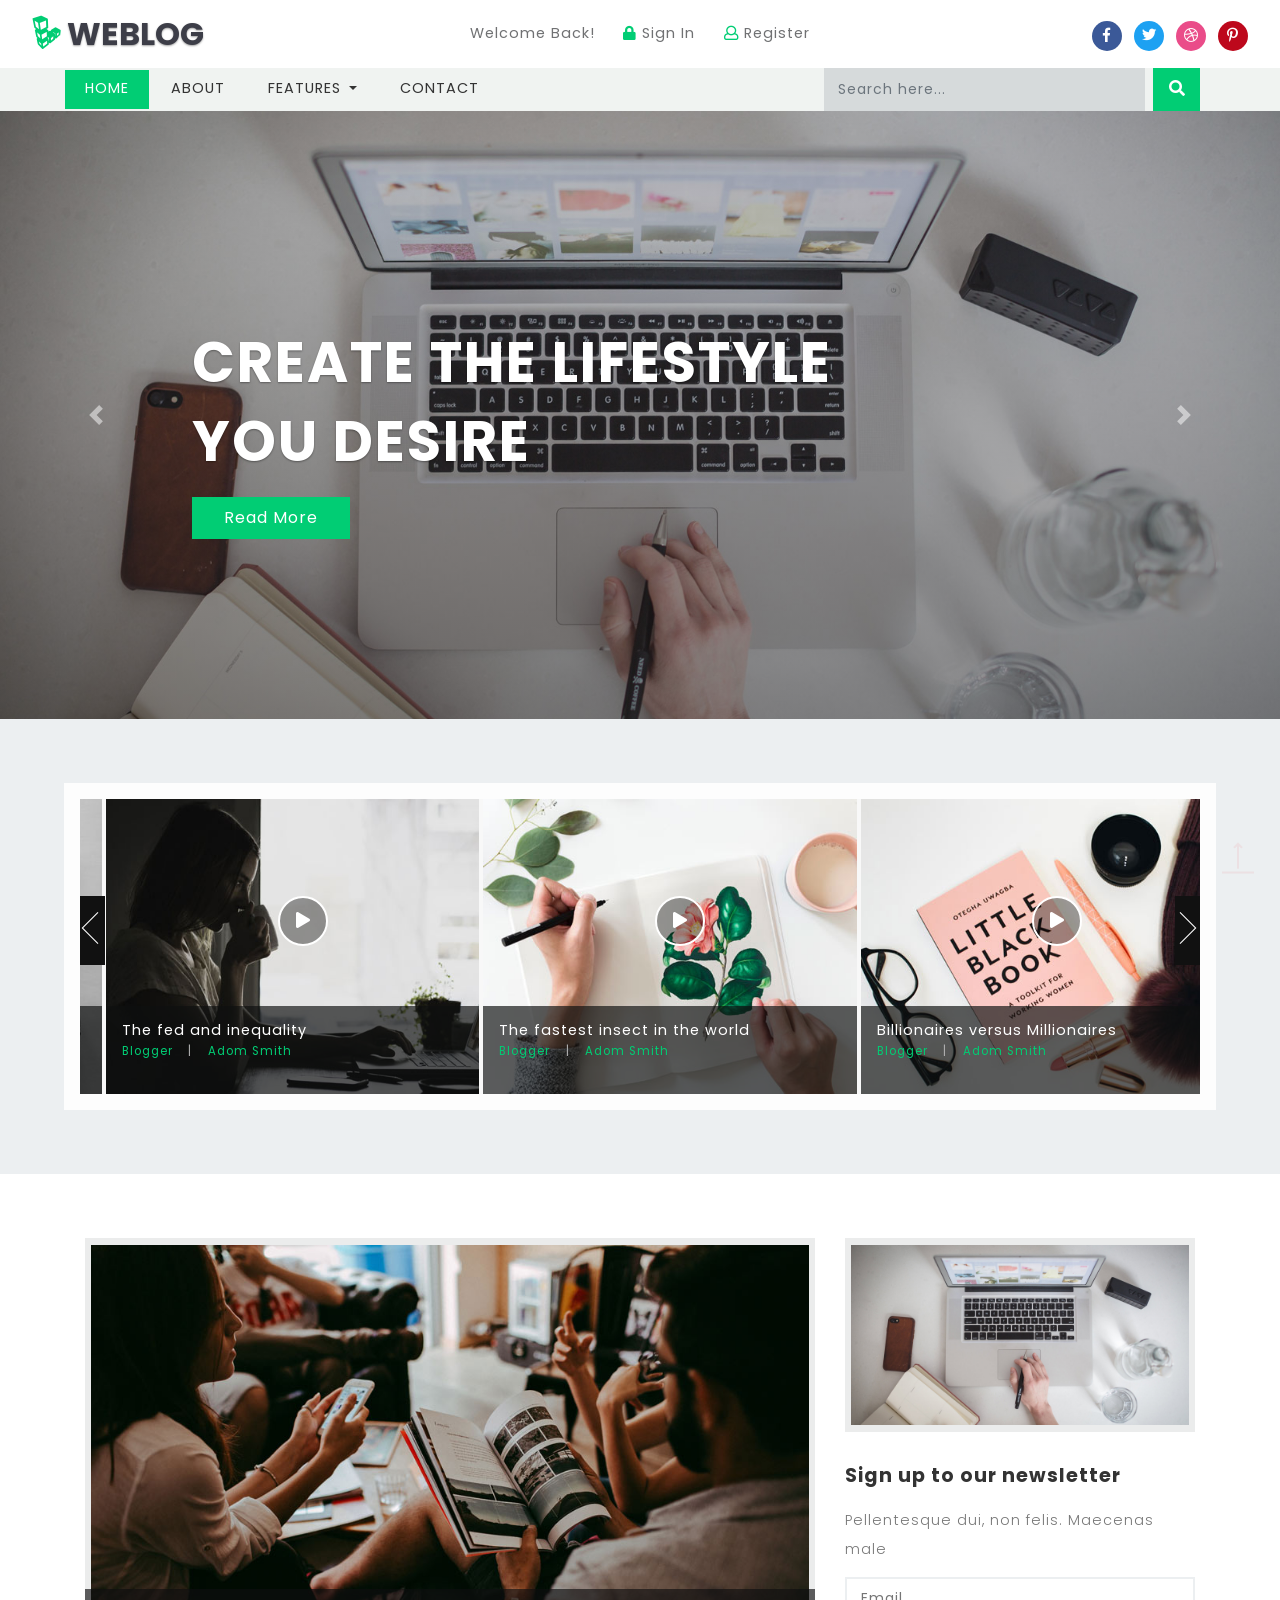
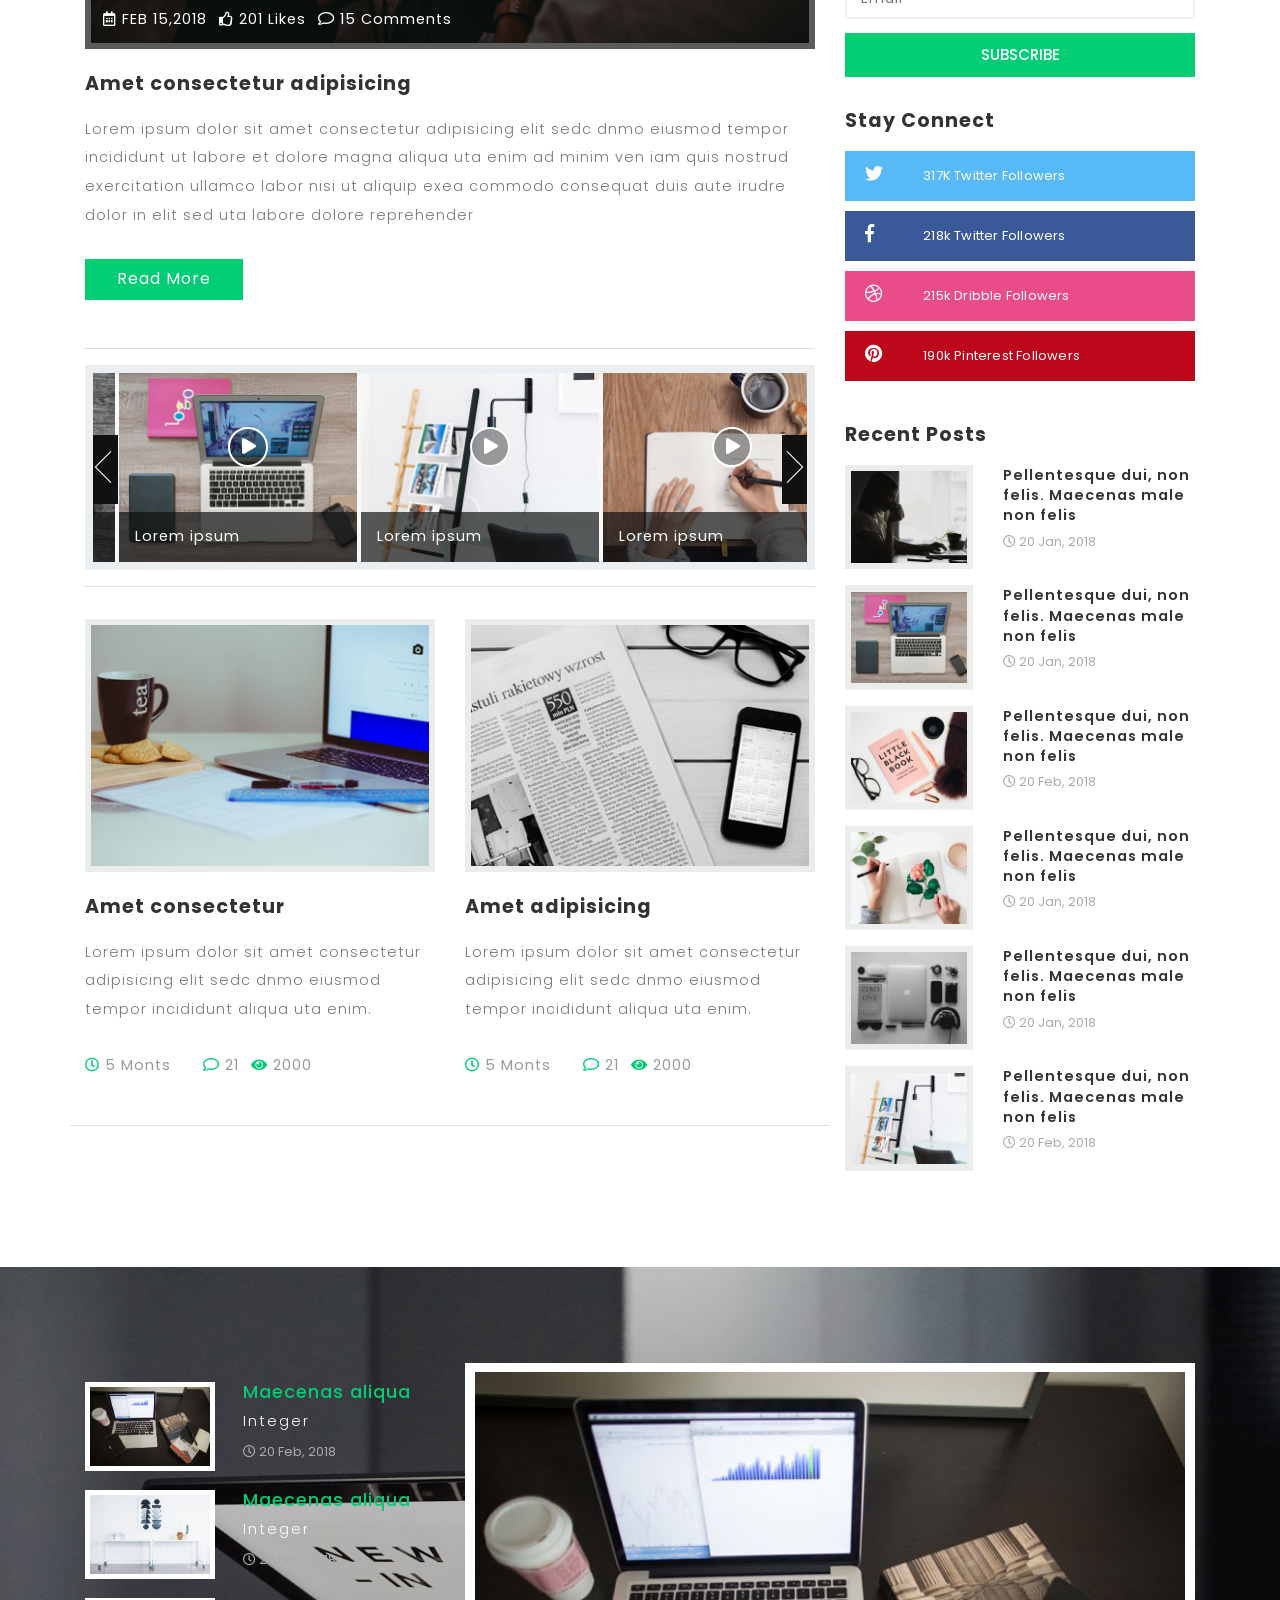
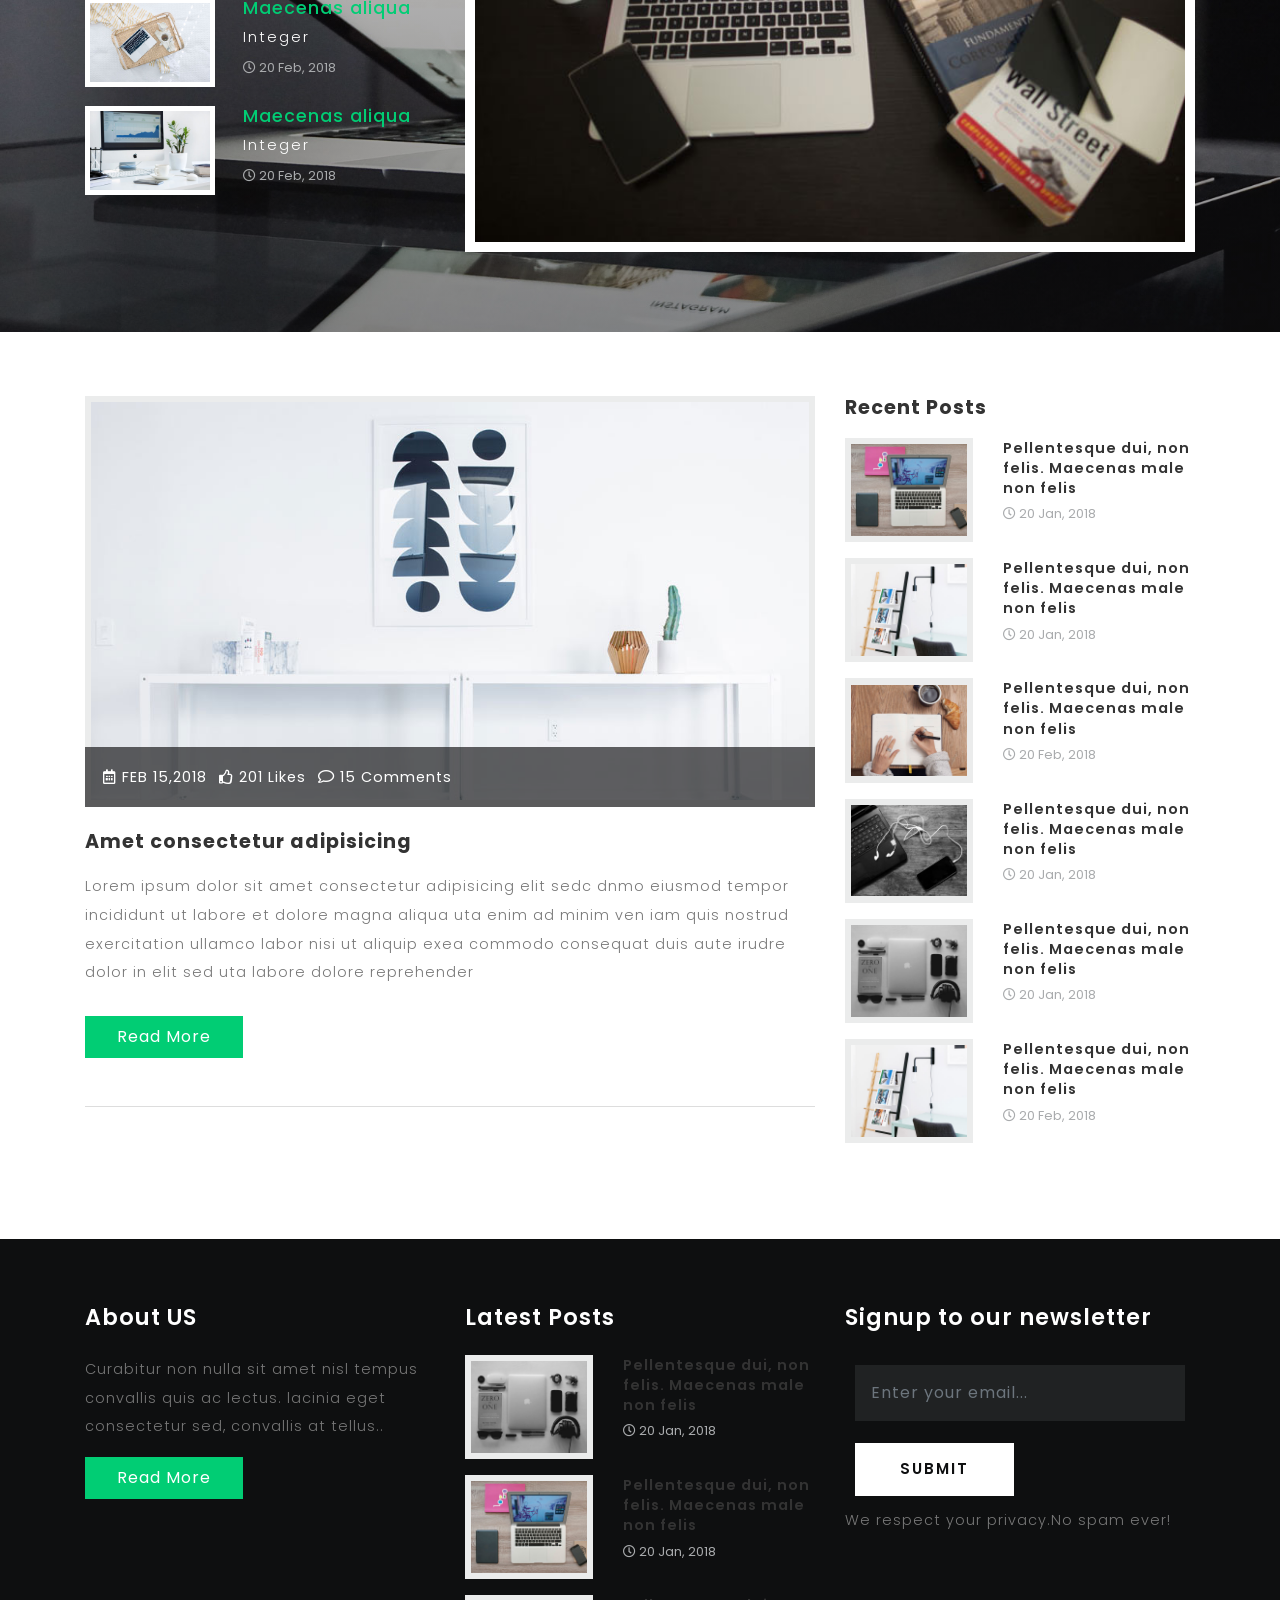
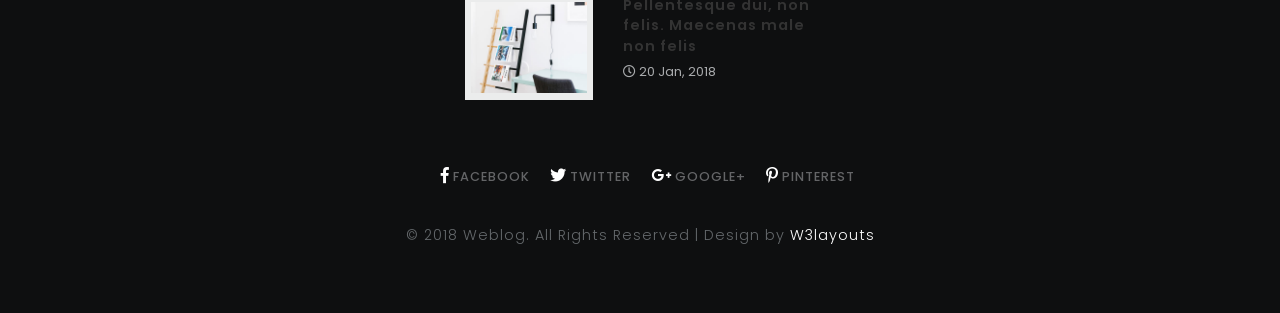
<file: UILayer/wwwroot/CoreBlogTema/index.html>
<!--
	Author: W3layouts
	Author URL: http://w3layouts.com
	License: Creative Commons Attribution 3.0 Unported
	License URL: http://creativecommons.org/licenses/by/3.0/
-->

<!DOCTYPE html>
<html lang="zxx">

<head>
	<title>Weblog a Blogging Category Bootstrap responsive WebTemplate | Home :: w3layouts</title>
	<meta name="viewport" content="width=device-width, initial-scale=1">
	<meta charset="utf-8">
	<meta name="keywords" content="Weblog a Responsive web template, Bootstrap Web Templates, Flat Web Templates, Android Compatible web template, 
Smartphone Compatible web template, free webdesigns for Nokia, Samsung, LG, SonyEricsson, Motorola web design" />

	<script>
		addEventListener("load", function () {
			setTimeout(hideURLbar, 0);
		}, false);

		function hideURLbar() {
			window.scrollTo(0, 1);
		}
	</script>
	<link href="css/bootstrap.css" rel='stylesheet' type='text/css' />
	<link rel="stylesheet" href="css/jquery.desoslide.css">
	<link href="css/style.css" rel='stylesheet' type='text/css' />
	<link href="css/fontawesome-all.css" rel="stylesheet">
	<link href="//fonts.googleapis.com/css?family=Poppins:100,100i,200,200i,300,300i,400,400i,500,500i,600,600i,700,700i,800"
	    rel="stylesheet">
</head>

<body>
	<!--Header-->

	<header>
		<div class="top-bar_sub_w3layouts container-fluid">
			<div class="row">
				<div class="col-md-4 logo text-left">
					<a class="navbar-brand" href="index.html">
						<i class="fab fa-linode"></i> Weblog</a>
				</div>
				<div class="col-md-4 top-forms text-center mt-lg-3 mt-md-1 mt-0">
					<span>Welcome Back!</span>
					<span class="mx-lg-4 mx-md-2  mx-1">
						<a href="login.html">
							<i class="fas fa-lock"></i> Sign In</a>
					</span>
					<span>
						<a href="register.html">
							<i class="far fa-user"></i> Register</a>
					</span>
				</div>
				<div class="col-md-4 log-icons text-right">

					<ul class="social_list1 mt-3">

						<li>
							<a href="#" class="facebook1 mx-2" >
								<i class="fab fa-facebook-f"></i>

							</a>
						</li>
						<li>
							<a href="#" class="twitter2">
								<i class="fab fa-twitter"></i>

							</a>
						</li>
						<li>
							<a href="#" class="dribble3 mx-2">
								<i class="fab fa-dribbble"></i>
							</a>
						</li>
						<li>
							<a href="#" class="pin">
								<i class="fab fa-pinterest-p"></i>
							</a>
						</li>
					</ul>
				</div>
			</div>
		</div>

			<div class="header_top" id="home">
				<nav class="navbar navbar-expand-lg navbar-light bg-light">
					<button class="navbar-toggler navbar-toggler-right mx-auto" type="button" data-toggle="collapse" data-target="#navbarSupportedContent" aria-controls="navbarSupportedContent"
						aria-expanded="false" aria-label="Toggle navigation">
						<span class="navbar-toggler-icon"></span>
				   </button>


					<div class="collapse navbar-collapse" id="navbarSupportedContent">
						<ul class="navbar-nav mr-auto">
							<li class="nav-item active">
								<a class="nav-link" href="#">Home
									<span class="sr-only">(current)</span>
								</a>
							</li>
							<li class="nav-item">
								<a class="nav-link" href="about.html">About</a>
							</li>
							<li class="nav-item dropdown">
								<a class="nav-link dropdown-toggle" href="#" id="navbarDropdown" role="button" data-toggle="dropdown" aria-haspopup="true"
								    aria-expanded="false">
									Features
								</a>
								<div class="dropdown-menu" aria-labelledby="navbarDropdown">
									<a class="dropdown-item" href="#"></a>
									<a class="dropdown-item" href="blog1.html">Standard Blog</a>
									<div class="dropdown-divider"></div>
									<a class="dropdown-item" href="blog2.html">2 Column Blog</a>
									<div class="dropdown-divider"></div>
									<a class="dropdown-item" href="blog3.html">3 Column Blog</a>

								</div>
							</li>
							<li class="nav-item">
								<a class="nav-link" href="contact.html">Contact</a>
							</li>

						</ul>
							<form action="#" method="post" class="form-inline my-2 my-lg-0 header-search">
								<input class="form-control mr-sm-2" type="search" placeholder="Search here..." name="Search" required="">
								<button class="btn btn1 my-2 my-sm-0" type="submit"><i class="fas fa-search"></i></button>
							</form>
		
						

					</div>
				</nav>

			</div>
	</header>
	<!--//header-->

	<!--/banner-->
	<div class="banner">
		<div id="carouselExampleIndicators" class="carousel slide" data-ride="carousel">
			<ol class="carousel-indicators">
				<li data-target="#carouselExampleIndicators" data-slide-to="0" class="active"></li>
				<li data-target="#carouselExampleIndicators" data-slide-to="1"></li>
				<li data-target="#carouselExampleIndicators" data-slide-to="2"></li>
				<li data-target="#carouselExampleIndicators" data-slide-to="3"></li>
			</ol>
			<div class="carousel-inner" role="listbox">
				<div class="carousel-item active">
					<div class="carousel-caption">
						<h3>Create the lifestyle
							<span>you desire</span>
						</h3>
						<div class="read">
							<a href="single.html" class="btn btn-primary read-m">Read More</a>
						</div>
					</div>
				</div>
				<div class="carousel-item item2">
					<div class="carousel-caption">
						<h3>Engaging Purposeful
							<span>and Creative</span>
						</h3>
						<div class="read">
							<a href="single.html" class="btn btn-primary read-m">Read More</a>
						</div>
					</div>
				</div>
				<div class="carousel-item item3">
					<div class="carousel-caption">
						<h3>Create the lifestyle
							<span>you desire</span>
						</h3>
						<div class="read">
							<a href="single.html" class="btn btn-primary read-m">Read More</a>
						</div>
					</div>
				</div>
				<div class="carousel-item item4">
					<div class="carousel-caption">
						<h3>Engaging Purposeful
							<span>and Creative</span>
						</h3>
						<div class="read">
							<a href="single.html" class="btn btn-primary read-m">Read More</a>
						</div>
					</div>
				</div>
			</div>
			<a class="carousel-control-prev" href="#carouselExampleIndicators" role="button" data-slide="prev">
				<span class="carousel-control-prev-icon" aria-hidden="true"></span>
				<span class="sr-only">Previous</span>
			</a>
			<a class="carousel-control-next" href="#carouselExampleIndicators" role="button" data-slide="next">
				<span class="carousel-control-next-icon" aria-hidden="true"></span>
				<span class="sr-only">Next</span>
			</a>
		</div>
	</div>
	<!--/model-->
	<!--//banner-->
	<section class="bottom-slider">
		<div class="course_demo1">
			<ul id="flexiselDemo1">
				<li>
					<div class="blog-item">
						<img src="images/1.jpg" alt=" " class="img-fluid" />
						<button type="button" class="btn btn-primary play" data-toggle="modal" data-target="#exampleModal">
							<i class="fas fa-play"></i>
						</button>

						<div class="floods-text">
							<h3>The fed and inequality
								<span>Blogger
									<label>|</label>
									<i>Adom Smith</i>
								</span>
							</h3>

						</div>
					</div>
				</li>
				<li>
					<div class="blog-item">
						<img src="images/2.jpg" alt=" " class="img-fluid" />
						<button type="button" class="btn btn-primary play" data-toggle="modal" data-target="#exampleModal">
							<i class="fas fa-play"></i>
						</button>

						<div class="floods-text">
							<h3>The fastest insect in the world
								<span>Blogger
									<label>|</label>
									<i>Adom Smith</i>
								</span>
							</h3>

						</div>
					</div>
				</li>
				<li>
					<div class="blog-item">
						<img src="images/3.jpg" alt=" " class="img-fluid" />
						<button type="button" class="btn btn-primary play" data-toggle="modal" data-target="#exampleModal">
							<i class="fas fa-play"></i>
						</button>


						<div class="floods-text">
							<h3>Billionaires versus Millionaires
								<span>Blogger
									<label>|</label>
									<i>Adom Smith</i>
								</span>
							</h3>

						</div>
					</div>
				</li>
				<li>
					<div class="blog-item">
						<img src="images/4.jpg" alt=" " class="img-fluid" />
						<button type="button" class="btn btn-primary play" data-toggle="modal" data-target="#exampleModal">
							<i class="fas fa-play"></i>
						</button>


						<div class="floods-text">
							<h3>Billionaires versus Millionaires
								<span>Blogger
									<label>|</label>
									<i>Adom Smith</i>
								</span>
							</h3>

						</div>
					</div>
				</li>
			</ul>
		</div>
		<div class="modal fade" id="exampleModal" tabindex="-1" role="dialog" aria-hidden="true">
			<div class="modal-dialog" role="document">
				<div class="modal-content">
					<div class="modal-header">
						<button type="button" class="close" data-dismiss="modal" aria-label="Close">
							<span aria-hidden="true">&times;</span>
						</button>
					</div>
					<div class="modal-body">
						<div class="embed-responsive embed-responsive-21by9">
							<iframe src="https://player.vimeo.com/video/145787219"></iframe>
						</div>
					</div>

				</div>
			</div>
		</div>
	</section>
	<!--/main-->
	<section class="main-content-w3layouts-agileits">
		<div class="container">
			<div class="row">
				<!--left-->
				<div class="col-lg-8 left-blog-info-w3layouts-agileits text-left">
					<div class="blog-grid-top">
						<div class="b-grid-top">
							<div class="blog_info_left_grid">
								<a href="single.html">
									<img src="images/b1.jpg" class="img-fluid" alt="">
								</a>
							</div>
							<div class="blog-info-middle">
								<ul>
									<li>
										<a href="#">
											<i class="far fa-calendar-alt"></i> FEB 15,2018</a>
									</li>
									<li class="mx-2">
										<a href="#">
											<i class="far fa-thumbs-up"></i> 201 Likes</a>
									</li>
									<li>
										<a href="#">
											<i class="far fa-comment"></i> 15 Comments</a>
									</li>
									
								</ul>
							</div>
						</div>

						<h3>
							<a href="single.html">Amet consectetur adipisicing </a>
						</h3>
						<p>Lorem ipsum dolor sit amet consectetur adipisicing elit sedc dnmo eiusmod tempor incididunt ut labore et dolore magna
							aliqua uta enim ad minim ven iam quis nostrud exercitation ullamco labor nisi ut aliquip exea commodo consequat duis
							aute irudre dolor in elit sed uta labore dolore reprehender</p>
						<a href="single.html" class="btn btn-primary read-m">Read More</a>
					</div>
					<!--//silder-->
					<div class="blog-mid-sec">
						<ul id="flexiselDemo2">
							<li>
								<div class="blog-item">
									<img src="images/5.jpg" alt=" " class="img-fluid" />
									<button type="button" class="btn btn-primary play sec" data-toggle="modal" data-target="#exampleModal">
										<i class="fas fa-play"></i>
									</button>
									<div class="floods-text">
										<h3>Lorem ipsum </h3>
									</div>
								</div>
							</li>
							<li>
								<div class="blog-item">
									<img src="images/6.jpg" alt=" " class="img-fluid" />
									<button type="button" class="btn btn-primary play sec" data-toggle="modal" data-target="#exampleModal">
										<i class="fas fa-play"></i>
									</button>
									<div class="floods-text">
										<h3>Lorem ipsum </h3>
									</div>
								</div>
							</li>
							<li>
								<div class="blog-item">
									<img src="images/7.jpg" alt=" " class="img-fluid" />
									<button type="button" class="btn btn-primary play sec" data-toggle="modal" data-target="#exampleModal">
										<i class="fas fa-play"></i>
									</button>
									<div class="floods-text">
										<h3>Lorem ipsum </h3>
									</div>
								</div>
							</li>
							<li>
								<div class="blog-item">
									<img src="images/8.jpg" alt=" " class="img-fluid" />
									<button type="button" class="btn btn-primary play sec" data-toggle="modal" data-target="#exampleModal">
										<i class="fas fa-play"></i>
									</button>
									<div class="floods-text">
										<h3>Lorem ipsum </h3>
									</div>
								</div>
							</li>
						</ul>
					</div>

					<!--//silder-->
					<div class="blog-girds-sec">
						<div class="row">
							<div class="col-md-6 blog-grid-top">
								<div class="b-grid-top">
									<div class="blog_info_left_grid">
										<a href="single.html">
											<img src="images/b2.jpg" class="img-fluid" alt="">
										</a>
									</div>
									<h3>
										<a href="single.html">Amet consectetur </a>
									</h3>
									<p>Lorem ipsum dolor sit amet consectetur adipisicing elit sedc dnmo eiusmod tempor incididunt aliqua uta enim.</p>
								</div>
								<ul class="blog-icons">
									<li>
										<a href="#">
											<i class="far fa-clock"></i> 5 Monts</a>
									</li>
									<li class="mx-2">
										<a href="#">
											<i class="far fa-comment"></i> 21</a>
									</li>
									<li>
										<a href="#">
											<i class="fas fa-eye"></i> 2000</a>
									</li>
									
								</ul>
							</div>
							<div class="col-md-6 blog-grid-top">
								<div class="b-grid-top">
									<div class="blog_info_left_grid">
										<a href="single.html">
											<img src="images/b3.jpg" class="img-fluid" alt="">
										</a>
									</div>
									<h3>
										<a href="single.html">Amet adipisicing </a>
									</h3>
									<p>Lorem ipsum dolor sit amet consectetur adipisicing elit sedc dnmo eiusmod tempor incididunt aliqua uta enim.</p>

								</div>
								<ul class="blog-icons">
									<li>
										<a href="#">
											<i class="far fa-clock"></i> 5 Monts</a>
									</li>
									<li class="mx-2">
										<a href="#">
											<i class="far fa-comment"></i> 21</a>
									</li>
									<li>
										<a href="#">
											<i class="fas fa-eye"></i> 2000</a>
									</li>
									
								</ul>
							</div>
						</div>
					</div>
				</div>
				<!--//left-->
				<!--right-->
				<aside class="col-lg-4 agileits-w3ls-right-blog-con text-right">
					<div class="right-blog-info text-left">
						<div class="tech-btm">
							<img src="images/banner1.jpg" class="img-fluid" alt="">
						</div>
						<div class="tech-btm">
							<h4>Sign up to our newsletter</h4>
							<p>Pellentesque dui, non felis. Maecenas male </p>
							<form action="#" method="post">
								<input type="email" placeholder="Email" required="">
								<input type="submit" value="Subscribe">
							</form>

						</div>
						<div class="tech-btm widget_social">
							<h4>Stay Connect</h4>
							<ul>

								<li>
									<a class="twitter" href="#">
										<i class="fab fa-twitter"></i>
										<span class="count">317K</span> Twitter Followers</a>
								</li>
								<li>
									<a class="facebook" href="#">
										<i class="fab fa-facebook-f"></i>
										<span class="count">218k</span> Twitter Followers</a>
								</li>
								<li>
									<a class="dribble" href="#">
										<i class="fab fa-dribbble"></i>

										<span class="count">215k</span> Dribble Followers</a>
								</li>
								<li>
									<a class="pin" href="#">
										<i class="fab fa-pinterest"></i>
										<span class="count">190k</span> Pinterest Followers</a>
								</li>

							</ul>
						</div>
						<div class="tech-btm">
							<h4>Recent Posts</h4>
							
							<div class="blog-grids row mb-3">
								<div class="col-md-5 blog-grid-left">
									<a href="single.html">
										<img src="images/1.jpg" class="img-fluid" alt="">
									</a>
								</div>
								<div class="col-md-7 blog-grid-right">

									<h5>
										<a href="single.html">Pellentesque dui, non felis. Maecenas male non felis </a>
									</h5>
									<div class="sub-meta">
										<span>
											<i class="far fa-clock"></i> 20 Jan, 2018</span>
									</div>
								</div>
								
							</div>
							<div class="blog-grids row mb-3">
								<div class="col-md-5 blog-grid-left">
									<a href="single.html">
										<img src="images/5.jpg" class="img-fluid" alt="">
									</a>
								</div>
								<div class="col-md-7 blog-grid-right">

									<h5>
										<a href="single.html">Pellentesque dui, non felis. Maecenas male non felis </a>
									</h5>
									<div class="sub-meta">
										<span>
											<i class="far fa-clock"></i> 20 Jan, 2018</span>
									</div>
								</div>
								<div class="clearfix"> </div>
							</div>
							<div class="blog-grids row mb-3">
								<div class="col-md-5 blog-grid-left">
									<a href="single.html">
										<img src="images/3.jpg" class="img-fluid" alt="">
									</a>
								</div>
								<div class="col-md-7 blog-grid-right">
									<h5>
										<a href="single.html">Pellentesque dui, non felis. Maecenas male non felis </a>
									</h5>
									<div class="sub-meta">
										<span>
											<i class="far fa-clock"></i> 20 Feb, 2018</span>
									</div>
								</div>
								
							</div>
							<div class="blog-grids row mb-3">
								<div class="col-md-5 blog-grid-left">
									<a href="single.html">
										<img src="images/2.jpg" class="img-fluid" alt="">
									</a>
								</div>
								<div class="col-md-7 blog-grid-right">

									<h5>
										<a href="single.html">Pellentesque dui, non felis. Maecenas male non felis </a>
									</h5>
									<div class="sub-meta">
										<span>
											<i class="far fa-clock"></i> 20 Jan, 2018</span>
									</div>
								</div>
								
							</div>
							<div class="blog-grids row mb-3">
								<div class="col-md-5 blog-grid-left">
									<a href="single.html">
										<img src="images/4.jpg" class="img-fluid" alt="">
									</a>
								</div>
								<div class="col-md-7 blog-grid-right">

									<h5>
										<a href="single.html">Pellentesque dui, non felis. Maecenas male non felis </a>
									</h5>
									<div class="sub-meta">
										<span>
											<i class="far fa-clock"></i> 20 Jan, 2018</span>
									</div>
								</div>
								
							</div>
							<div class="blog-grids row mb-3">
								<div class="col-md-5 blog-grid-left">
									<a href="single.html">
										<img src="images/6.jpg" class="img-fluid" alt="">
									</a>
								</div>
								<div class="col-md-7 blog-grid-right">
									<h5>
										<a href="single.html">Pellentesque dui, non felis. Maecenas male non felis </a>
									</h5>
									<div class="sub-meta">
										<span>
											<i class="far fa-clock"></i> 20 Feb, 2018</span>
									</div>
								</div>
								
							</div>
						</div>
					</div>

				</aside>
				<!--//right-->
			</div>
		</div>
	</section>
	<!--//main-->
	<!--/middle-->
	<section class="middle-sec-agileinfo-w3ls">
		<div class="container">
			<div class="row inner-sec">
				<div class="col-md-4 news-left">
					<ul id="demo1_thumbs" class="list-inline">
						<li>
							<a href="images/m1.jpg">
								<img src="images/m1.jpg" alt="" data-desoslide-caption="<h3>Latest Post 1</h3>">
								<div class="mid-text-info">
									<h4>Maecenas aliqua</h4>
									<p>Integer </p>
									<div class="sub-meta">
										<span>
											<i class="far fa-clock"></i> 20 Feb, 2018</span>
									</div>
								</div>
							</a>
						</li>
						<li>
							<a href="images/m2.jpg">
								<img src="images/m2.jpg" alt="" data-desoslide-caption="<h3>Latest Post 2</h3>">
								<div class="mid-text-info">
									<h4>Maecenas aliqua</h4>
									<p>Integer </p>
									<div class="sub-meta">
										<span>
											<i class="far fa-clock"></i> 20 Feb, 2018</span>
									</div>
								</div>
							</a>
						</li>
						<li>
							<a href="images/m3.jpg">
								<img src="images/m3.jpg" alt="" data-desoslide-caption="<h3>Latest Post 3</h3>">
								<div class="mid-text-info">
									<h4>Maecenas aliqua</h4>
									<p>Integer </p>
									<div class="sub-meta">
										<span>
											<i class="far fa-clock"></i> 20 Feb, 2018</span>
									</div>
								</div>
							</a>
						</li>
						<li>
							<a href="images/m4.jpg">
								<img src="images/m4.jpg" alt="" data-desoslide-caption="<h3>Latest Post 4</h3>">
								<div class="mid-text-info">
									<h4>Maecenas aliqua</h4>
									<p>Integer </p>
									<div class="sub-meta">
										<span>
											<i class="far fa-clock"></i> 20 Feb, 2018</span>
									</div>
								</div>
							</a>
						</li>
					</ul>
				</div>
				<div id="demo1_main_image" class="col-md-8  news-right"></div>
				<div class="clearfix"> </div>
			</div>
		</div>

	</section>
	<!--//middle-->
	<!---->
	<section class="main-content-w3layouts-agileits">
			<div class="container">
				<div class="row">
					<!--left-->
					<div class="col-lg-8 left-blog-info-w3layouts-agileits text-left">
						<div class="blog-grid-top">
							<div class="b-grid-top">
								<div class="blog_info_left_grid">
									<a href="single.html">
										<img src="images/b4.jpg" class="img-fluid" alt="">
									</a>
								</div>
								<div class="blog-info-middle">
									<ul>
										<li>
											<a href="#">
												<i class="far fa-calendar-alt"></i> FEB 15,2018</a>
										</li>
										<li class="mx-2">
											<a href="#">
												<i class="far fa-thumbs-up"></i> 201 Likes</a>
										</li>
										<li>
											<a href="#">
												<i class="far fa-comment"></i> 15 Comments</a>
										</li>
									
									</ul>
								</div>
							</div>
	
							<h3>
								<a href="single.html">Amet consectetur adipisicing </a>
							</h3>
							<p>Lorem ipsum dolor sit amet consectetur adipisicing elit sedc dnmo eiusmod tempor incididunt ut labore et dolore magna
								aliqua uta enim ad minim ven iam quis nostrud exercitation ullamco labor nisi ut aliquip exea commodo consequat duis
								aute irudre dolor in elit sed uta labore dolore reprehender</p>
							<a href="single.html" class="btn btn-primary read-m">Read More</a>
						</div>
						<!--//silder-->
						
	
					</div>
					<!--//left-->
					<!--right-->
					<aside class="col-lg-4 agileits-w3ls-right-blog-con text-left">
						<div class="tech-btm">
							<h4>Recent Posts</h4>
							
							<div class="blog-grids row mb-3">
								<div class="col-md-5 blog-grid-left">
									<a href="single.html">
										<img src="images/5.jpg" class="img-fluid" alt="">
									</a>
								</div>
								<div class="col-md-7 blog-grid-right">

									<h5>
										<a href="single.html">Pellentesque dui, non felis. Maecenas male non felis </a>
									</h5>
									<div class="sub-meta">
										<span>
											<i class="far fa-clock"></i> 20 Jan, 2018</span>
									</div>
								</div>
								
							</div>
							<div class="blog-grids row mb-3">
								<div class="col-md-5 blog-grid-left">
									<a href="single.html">
										<img src="images/6.jpg" class="img-fluid" alt="">
									</a>
								</div>
								<div class="col-md-7 blog-grid-right">

									<h5>
										<a href="single.html">Pellentesque dui, non felis. Maecenas male non felis </a>
									</h5>
									<div class="sub-meta">
										<span>
											<i class="far fa-clock"></i> 20 Jan, 2018</span>
									</div>
								</div>
								
							</div>
							<div class="blog-grids row mb-3">
								<div class="col-md-5 blog-grid-left">
									<a href="single.html">
										<img src="images/7.jpg" class="img-fluid" alt="">
									</a>
								</div>
								<div class="col-md-7 blog-grid-right">
									<h5>
										<a href="single.html">Pellentesque dui, non felis. Maecenas male non felis </a>
									</h5>
									<div class="sub-meta">
										<span>
											<i class="far fa-clock"></i> 20 Feb, 2018</span>
									</div>
								</div>
								
							</div>
							<div class="blog-grids row mb-3">
								<div class="col-md-5 blog-grid-left">
									<a href="single.html">
										<img src="images/8.jpg" class="img-fluid" alt="">
									</a>
								</div>
								<div class="col-md-7 blog-grid-right">

									<h5>
										<a href="single.html">Pellentesque dui, non felis. Maecenas male non felis </a>
									</h5>
									<div class="sub-meta">
										<span>
											<i class="far fa-clock"></i> 20 Jan, 2018</span>
									</div>
								</div>
								
							</div>
							<div class="blog-grids row mb-3">
								<div class="col-md-5 blog-grid-left">
									<a href="single.html">
										<img src="images/4.jpg" class="img-fluid" alt="">
									</a>
								</div>
								<div class="col-md-7 blog-grid-right">

									<h5>
										<a href="single.html">Pellentesque dui, non felis. Maecenas male non felis </a>
									</h5>
									<div class="sub-meta">
										<span>
											<i class="far fa-clock"></i> 20 Jan, 2018</span>
									</div>
								</div>
								
							</div>
							<div class="blog-grids row mb-3">
								<div class="col-md-5 blog-grid-left">
									<a href="single.html">
										<img src="images/6.jpg" class="img-fluid" alt="">
									</a>
								</div>
								<div class="col-md-7 blog-grid-right">
									<h5>
										<a href="single.html">Pellentesque dui, non felis. Maecenas male non felis </a>
									</h5>
									<div class="sub-meta">
										<span>
											<i class="far fa-clock"></i> 20 Feb, 2018</span>
									</div>
								</div>
								
							</div>
						
						</div>
	
					</aside>
					<!--//right-->
				</div>
			</div>
		</section>
		<!--//main-->
	<!--footer-->
	<footer>
		<div class="container">
			<div class="row">
				<div class="col-lg-4 footer-grid-agileits-w3ls text-left">
					<h3>About US</h3>
					<p>Curabitur non nulla sit amet nisl tempus convallis quis ac lectus. lacinia eget consectetur sed, convallis at tellus..</p>
					<div class="read">
						<a href="single.html" class="btn btn-primary read-m">Read More</a>
					</div>
				</div>
				<div class="col-lg-4 footer-grid-agileits-w3ls text-left">

					<div class="tech-btm">
						<h3>Latest Posts</h3>
						<div class="blog-grids row mb-3">
							<div class="col-md-5 blog-grid-left">
								<a href="single.html">
									<img src="images/4.jpg" class="img-fluid" alt="">
								</a>
							</div>
							<div class="col-md-7 blog-grid-right">

								<h5>
									<a href="single.html">Pellentesque dui, non felis. Maecenas male non felis </a>
								</h5>
								<div class="sub-meta">
									<span>
										<i class="far fa-clock"></i> 20 Jan, 2018</span>
								</div>
							</div>
							
						</div>
						<div class="blog-grids row mb-3">
							<div class="col-md-5 blog-grid-left">
								<a href="single.html">
									<img src="images/5.jpg" class="img-fluid" alt="">
								</a>
							</div>
							<div class="col-md-7 blog-grid-right">

								<h5>
									<a href="single.html">Pellentesque dui, non felis. Maecenas male non felis </a>
								</h5>
								<div class="sub-meta">
									<span>
										<i class="far fa-clock"></i> 20 Jan, 2018</span>
								</div>
							</div>
							
						</div>
						<div class="blog-grids row mb-3">
							<div class="col-md-5 blog-grid-left">
								<a href="single.html">
									<img src="images/6.jpg" class="img-fluid" alt="">
								</a>
							</div>
							<div class="col-md-7 blog-grid-right">

								<h5>
									<a href="single.html">Pellentesque dui, non felis. Maecenas male non felis </a>
								</h5>
								<div class="sub-meta">
									<span>
										<i class="far fa-clock"></i> 20 Jan, 2018</span>
								</div>
							</div>
							
						</div>
					</div>
				</div>
				<!-- subscribe -->
				<div class="col-lg-4 subscribe-main footer-grid-agileits-w3ls text-left">
					<h2>Signup to our newsletter</h2>
					<div class="subscribe-main text-left">
							<div class="subscribe-form">
									<form action="#" method="post" class="subscribe_form">
										<input class="form-control" type="email" placeholder="Enter your email..." required="">
										<button type="submit" class="btn btn-primary submit">Submit</button>
									</form>
									<div class="clearfix"> </div>
						   </div>
						<p>We respect your privacy.No spam ever!</p>
					</div>
					<!-- //subscribe -->
				</div>
			</div>
			<!-- footer -->
			<div class="footer-cpy text-center">
				<div class="footer-social">
					<div class="copyrighttop">
						<ul>
							<li class="mx-3">
								<a class="facebook" href="#">
									<i class="fab fa-facebook-f"></i>
									<span>Facebook</span>
								</a>
							</li>
							<li>
								<a class="facebook" href="#">
									<i class="fab fa-twitter"></i>
									<span>Twitter</span>
								</a>
							</li>
							<li class="mx-3">
								<a class="facebook" href="#">
									<i class="fab fa-google-plus-g"></i>
									<span>Google+</span>
								</a>
							</li>
							<li>
								<a class="facebook" href="#">
									<i class="fab fa-pinterest-p"></i>
									<span>Pinterest</span>
								</a>
							</li>
						</ul>

					</div>
				</div>
				<div class="w3layouts-agile-copyrightbottom">
					<p>© 2018 Weblog. All Rights Reserved | Design by
						<a href="http://w3layouts.com/">W3layouts</a>
					</p>

				</div>
			</div>

			<!-- //footer -->
		</div>
	</footer>
	<!---->
	<!-- js -->
	<script src="js/jquery-2.2.3.min.js"></script>
	<!-- //js -->
	<!-- desoslide-JavaScript -->
	<script src="js/jquery.desoslide.js"></script>
	<script>
		$('#demo1_thumbs').desoSlide({
			main: {
				container: '#demo1_main_image',
				cssClass: 'img-responsive'
			},
			effect: 'sideFade',
			caption: true
		});
	</script>

	<!-- requried-jsfiles-for owl -->
	<script>
		$(window).load(function () {
			$("#flexiselDemo1").flexisel({
				visibleItems: 3,
				animationSpeed: 1000,
				autoPlay: true,
				autoPlaySpeed: 3000,
				pauseOnHover: true,
				enableResponsiveBreakpoints: true,
				responsiveBreakpoints: {
					portrait: {
						changePoint: 480,
						visibleItems: 1
					},
					landscape: {
						changePoint: 640,
						visibleItems: 2
					},
					tablet: {
						changePoint: 768,
						visibleItems: 3
					}
				}
			});

		});
	</script>
	<script>
		$(window).load(function () {
			$("#flexiselDemo2").flexisel({
				visibleItems: 3,
				animationSpeed: 1000,
				autoPlay: true,
				autoPlaySpeed: 3000,
				pauseOnHover: true,
				enableResponsiveBreakpoints: true,
				responsiveBreakpoints: {
					portrait: {
						changePoint: 480,
						visibleItems: 1
					},
					landscape: {
						changePoint: 640,
						visibleItems: 2
					},
					tablet: {
						changePoint: 768,
						visibleItems: 3
					}
				}
			});

		});
	</script>
	<script src="js/jquery.flexisel.js"></script>
	<!-- //password-script -->
	<!--/ start-smoth-scrolling -->
	<script src="js/move-top.js"></script>
	<script src="js/easing.js"></script>
	<script>
		jQuery(document).ready(function ($) {
			$(".scroll").click(function (event) {
				event.preventDefault();
				$('html,body').animate({
					scrollTop: $(this.hash).offset().top
				}, 900);
			});
		});
	</script>
	<!--// end-smoth-scrolling -->

	<script>
		$(document).ready(function () {
			
									var defaults = {
							  			containerID: 'toTop', // fading element id
										containerHoverID: 'toTopHover', // fading element hover id
										scrollSpeed: 1200,
										easingType: 'linear' 
							 		};
									

			$().UItoTop({
				easingType: 'easeOutQuart'
			});

		});
	</script>
	<a href="#home" class="scroll" id="toTop" style="display: block;">
		<span id="toTopHover" style="opacity: 1;"> </span>
	</a>

	<!-- //Custom-JavaScript-File-Links -->
	<script src="js/bootstrap.js"></script>


</body>

</html>
</file>
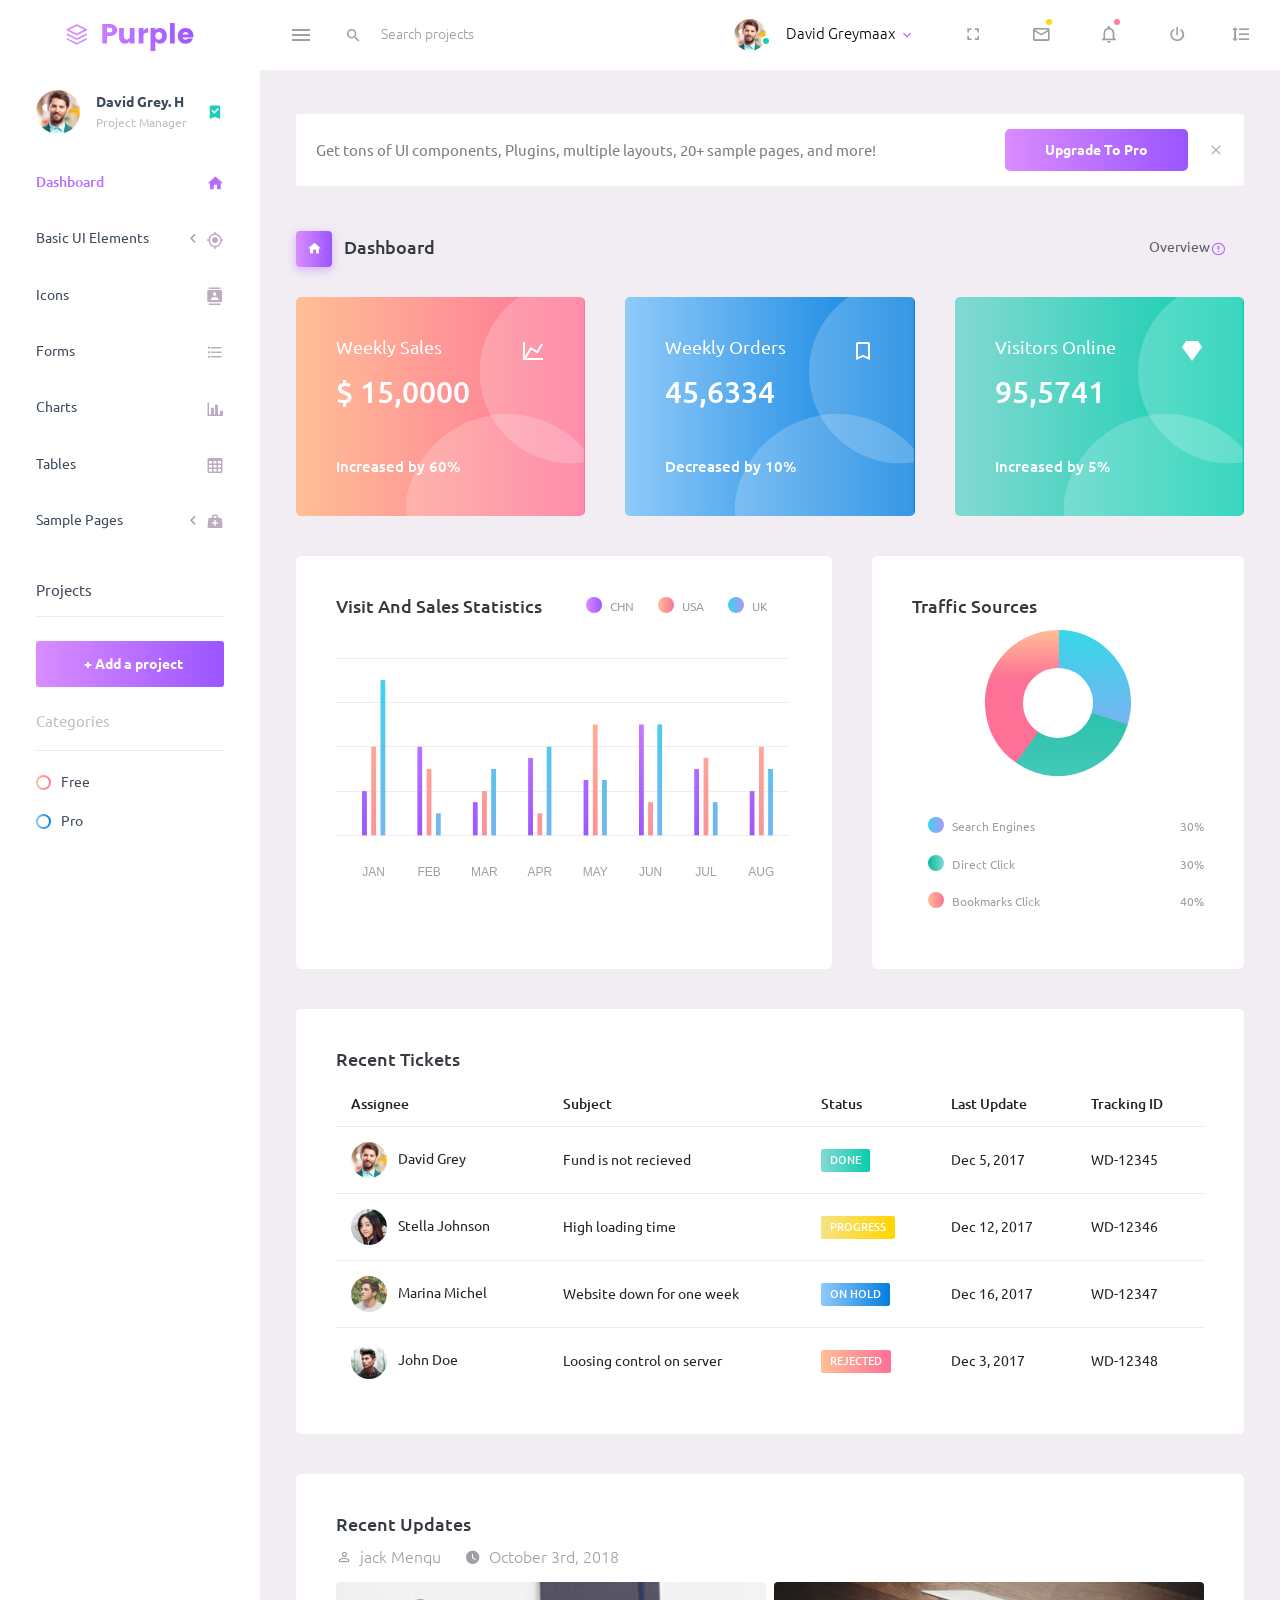
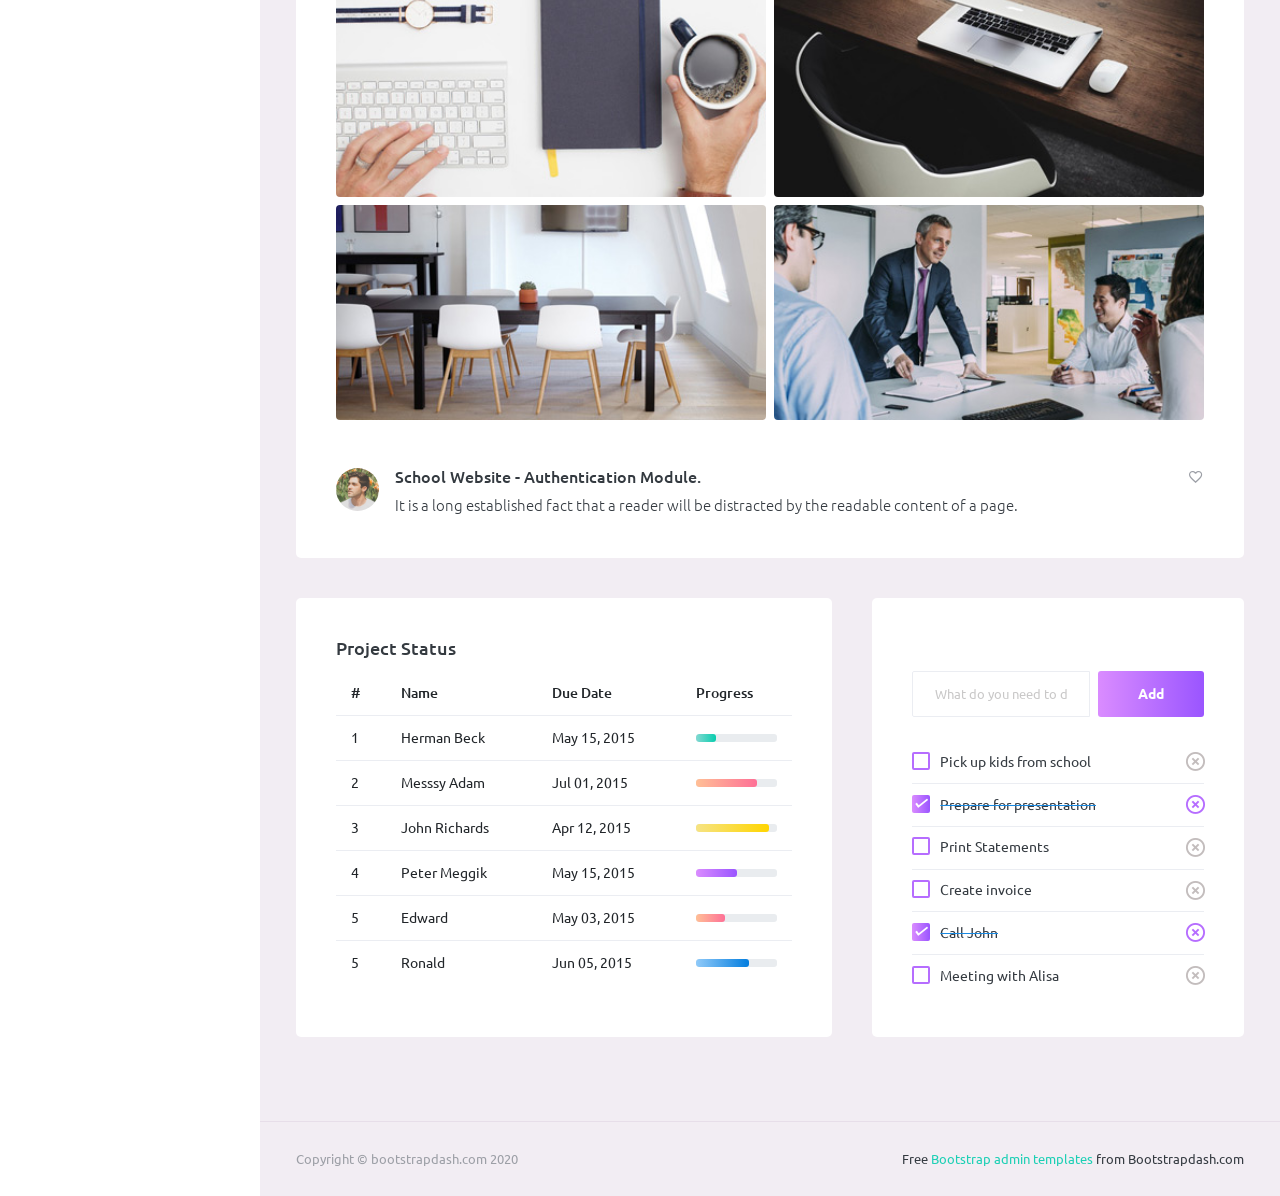
<file: UILayer/wwwroot/writer/index.html>
<!DOCTYPE html>
<html lang="en">
  <head>
    <!-- Required meta tags -->
    <meta charset="utf-8">
    <meta name="viewport" content="width=device-width, initial-scale=1, shrink-to-fit=no">
    <title>Purple Admin</title>
    <!-- plugins:css -->
    <link rel="stylesheet" href="assets/vendors/mdi/css/materialdesignicons.min.css">
    <link rel="stylesheet" href="assets/vendors/css/vendor.bundle.base.css">
    <!-- endinject -->
    <!-- Plugin css for this page -->
    <!-- End plugin css for this page -->
    <!-- inject:css -->
    <!-- endinject -->
    <!-- Layout styles -->
    <link rel="stylesheet" href="assets/css/style.css">
    <!-- End layout styles -->
    <link rel="shortcut icon" href="assets/images/favicon.ico" />
  </head>
  <body>
    <div class="container-scroller">
      <!-- partial:partials/_navbar.html -->
      <nav class="navbar default-layout-navbar col-lg-12 col-12 p-0 fixed-top d-flex flex-row">
        <div class="text-center navbar-brand-wrapper d-flex align-items-center justify-content-center">
          <a class="navbar-brand brand-logo" href="index.html"><img src="assets/images/logo.svg" alt="logo" /></a>
          <a class="navbar-brand brand-logo-mini" href="index.html"><img src="assets/images/logo-mini.svg" alt="logo" /></a>
        </div>
        <div class="navbar-menu-wrapper d-flex align-items-stretch">
          <button class="navbar-toggler navbar-toggler align-self-center" type="button" data-toggle="minimize">
            <span class="mdi mdi-menu"></span>
          </button>
          <div class="search-field d-none d-md-block">
            <form class="d-flex align-items-center h-100" action="#">
              <div class="input-group">
                <div class="input-group-prepend bg-transparent">
                  <i class="input-group-text border-0 mdi mdi-magnify"></i>
                </div>
                <input type="text" class="form-control bg-transparent border-0" placeholder="Search projects">
              </div>
            </form>
          </div>
          <ul class="navbar-nav navbar-nav-right">
            <li class="nav-item nav-profile dropdown">
              <a class="nav-link dropdown-toggle" id="profileDropdown" href="#" data-toggle="dropdown" aria-expanded="false">
                <div class="nav-profile-img">
                  <img src="assets/images/faces/face1.jpg" alt="image">
                  <span class="availability-status online"></span>
                </div>
                <div class="nav-profile-text">
                  <p class="mb-1 text-black">David Greymaax</p>
                </div>
              </a>
              <div class="dropdown-menu navbar-dropdown" aria-labelledby="profileDropdown">
                <a class="dropdown-item" href="#">
                  <i class="mdi mdi-cached mr-2 text-success"></i> Activity Log </a>
                <div class="dropdown-divider"></div>
                <a class="dropdown-item" href="#">
                  <i class="mdi mdi-logout mr-2 text-primary"></i> Signout </a>
              </div>
            </li>
            <li class="nav-item d-none d-lg-block full-screen-link">
              <a class="nav-link">
                <i class="mdi mdi-fullscreen" id="fullscreen-button"></i>
              </a>
            </li>
            <li class="nav-item dropdown">
              <a class="nav-link count-indicator dropdown-toggle" id="messageDropdown" href="#" data-toggle="dropdown" aria-expanded="false">
                <i class="mdi mdi-email-outline"></i>
                <span class="count-symbol bg-warning"></span>
              </a>
              <div class="dropdown-menu dropdown-menu-right navbar-dropdown preview-list" aria-labelledby="messageDropdown">
                <h6 class="p-3 mb-0">Messages</h6>
                <div class="dropdown-divider"></div>
                <a class="dropdown-item preview-item">
                  <div class="preview-thumbnail">
                    <img src="assets/images/faces/face4.jpg" alt="image" class="profile-pic">
                  </div>
                  <div class="preview-item-content d-flex align-items-start flex-column justify-content-center">
                    <h6 class="preview-subject ellipsis mb-1 font-weight-normal">Mark send you a message</h6>
                    <p class="text-gray mb-0"> 1 Minutes ago </p>
                  </div>
                </a>
                <div class="dropdown-divider"></div>
                <a class="dropdown-item preview-item">
                  <div class="preview-thumbnail">
                    <img src="assets/images/faces/face2.jpg" alt="image" class="profile-pic">
                  </div>
                  <div class="preview-item-content d-flex align-items-start flex-column justify-content-center">
                    <h6 class="preview-subject ellipsis mb-1 font-weight-normal">Cregh send you a message</h6>
                    <p class="text-gray mb-0"> 15 Minutes ago </p>
                  </div>
                </a>
                <div class="dropdown-divider"></div>
                <a class="dropdown-item preview-item">
                  <div class="preview-thumbnail">
                    <img src="assets/images/faces/face3.jpg" alt="image" class="profile-pic">
                  </div>
                  <div class="preview-item-content d-flex align-items-start flex-column justify-content-center">
                    <h6 class="preview-subject ellipsis mb-1 font-weight-normal">Profile picture updated</h6>
                    <p class="text-gray mb-0"> 18 Minutes ago </p>
                  </div>
                </a>
                <div class="dropdown-divider"></div>
                <h6 class="p-3 mb-0 text-center">4 new messages</h6>
              </div>
            </li>
            <li class="nav-item dropdown">
              <a class="nav-link count-indicator dropdown-toggle" id="notificationDropdown" href="#" data-toggle="dropdown">
                <i class="mdi mdi-bell-outline"></i>
                <span class="count-symbol bg-danger"></span>
              </a>
              <div class="dropdown-menu dropdown-menu-right navbar-dropdown preview-list" aria-labelledby="notificationDropdown">
                <h6 class="p-3 mb-0">Notifications</h6>
                <div class="dropdown-divider"></div>
                <a class="dropdown-item preview-item">
                  <div class="preview-thumbnail">
                    <div class="preview-icon bg-success">
                      <i class="mdi mdi-calendar"></i>
                    </div>
                  </div>
                  <div class="preview-item-content d-flex align-items-start flex-column justify-content-center">
                    <h6 class="preview-subject font-weight-normal mb-1">Event today</h6>
                    <p class="text-gray ellipsis mb-0"> Just a reminder that you have an event today </p>
                  </div>
                </a>
                <div class="dropdown-divider"></div>
                <a class="dropdown-item preview-item">
                  <div class="preview-thumbnail">
                    <div class="preview-icon bg-warning">
                      <i class="mdi mdi-settings"></i>
                    </div>
                  </div>
                  <div class="preview-item-content d-flex align-items-start flex-column justify-content-center">
                    <h6 class="preview-subject font-weight-normal mb-1">Settings</h6>
                    <p class="text-gray ellipsis mb-0"> Update dashboard </p>
                  </div>
                </a>
                <div class="dropdown-divider"></div>
                <a class="dropdown-item preview-item">
                  <div class="preview-thumbnail">
                    <div class="preview-icon bg-info">
                      <i class="mdi mdi-link-variant"></i>
                    </div>
                  </div>
                  <div class="preview-item-content d-flex align-items-start flex-column justify-content-center">
                    <h6 class="preview-subject font-weight-normal mb-1">Launch Admin</h6>
                    <p class="text-gray ellipsis mb-0"> New admin wow! </p>
                  </div>
                </a>
                <div class="dropdown-divider"></div>
                <h6 class="p-3 mb-0 text-center">See all notifications</h6>
              </div>
            </li>
            <li class="nav-item nav-logout d-none d-lg-block">
              <a class="nav-link" href="#">
                <i class="mdi mdi-power"></i>
              </a>
            </li>
            <li class="nav-item nav-settings d-none d-lg-block">
              <a class="nav-link" href="#">
                <i class="mdi mdi-format-line-spacing"></i>
              </a>
            </li>
          </ul>
          <button class="navbar-toggler navbar-toggler-right d-lg-none align-self-center" type="button" data-toggle="offcanvas">
            <span class="mdi mdi-menu"></span>
          </button>
        </div>
      </nav>
      <!-- partial -->
      <div class="container-fluid page-body-wrapper">
        <!-- partial:partials/_sidebar.html -->
        <nav class="sidebar sidebar-offcanvas" id="sidebar">
          <ul class="nav">
            <li class="nav-item nav-profile">
              <a href="#" class="nav-link">
                <div class="nav-profile-image">
                  <img src="assets/images/faces/face1.jpg" alt="profile">
                  <span class="login-status online"></span>
                  <!--change to offline or busy as needed-->
                </div>
                <div class="nav-profile-text d-flex flex-column">
                  <span class="font-weight-bold mb-2">David Grey. H</span>
                  <span class="text-secondary text-small">Project Manager</span>
                </div>
                <i class="mdi mdi-bookmark-check text-success nav-profile-badge"></i>
              </a>
            </li>
            <li class="nav-item">
              <a class="nav-link" href="index.html">
                <span class="menu-title">Dashboard</span>
                <i class="mdi mdi-home menu-icon"></i>
              </a>
            </li>
            <li class="nav-item">
              <a class="nav-link" data-toggle="collapse" href="#ui-basic" aria-expanded="false" aria-controls="ui-basic">
                <span class="menu-title">Basic UI Elements</span>
                <i class="menu-arrow"></i>
                <i class="mdi mdi-crosshairs-gps menu-icon"></i>
              </a>
              <div class="collapse" id="ui-basic">
                <ul class="nav flex-column sub-menu">
                  <li class="nav-item"> <a class="nav-link" href="pages/ui-features/buttons.html">Buttons</a></li>
                  <li class="nav-item"> <a class="nav-link" href="pages/ui-features/typography.html">Typography</a></li>
                </ul>
              </div>
            </li>
            <li class="nav-item">
              <a class="nav-link" href="pages/icons/mdi.html">
                <span class="menu-title">Icons</span>
                <i class="mdi mdi-contacts menu-icon"></i>
              </a>
            </li>
            <li class="nav-item">
              <a class="nav-link" href="pages/forms/basic_elements.html">
                <span class="menu-title">Forms</span>
                <i class="mdi mdi-format-list-bulleted menu-icon"></i>
              </a>
            </li>
            <li class="nav-item">
              <a class="nav-link" href="pages/charts/chartjs.html">
                <span class="menu-title">Charts</span>
                <i class="mdi mdi-chart-bar menu-icon"></i>
              </a>
            </li>
            <li class="nav-item">
              <a class="nav-link" href="pages/tables/basic-table.html">
                <span class="menu-title">Tables</span>
                <i class="mdi mdi-table-large menu-icon"></i>
              </a>
            </li>
            <li class="nav-item">
              <a class="nav-link" data-toggle="collapse" href="#general-pages" aria-expanded="false" aria-controls="general-pages">
                <span class="menu-title">Sample Pages</span>
                <i class="menu-arrow"></i>
                <i class="mdi mdi-medical-bag menu-icon"></i>
              </a>
              <div class="collapse" id="general-pages">
                <ul class="nav flex-column sub-menu">
                  <li class="nav-item"> <a class="nav-link" href="pages/samples/blank-page.html"> Blank Page </a></li>
                  <li class="nav-item"> <a class="nav-link" href="pages/samples/login.html"> Login </a></li>
                  <li class="nav-item"> <a class="nav-link" href="pages/samples/register.html"> Register </a></li>
                  <li class="nav-item"> <a class="nav-link" href="pages/samples/error-404.html"> 404 </a></li>
                  <li class="nav-item"> <a class="nav-link" href="pages/samples/error-500.html"> 500 </a></li>
                </ul>
              </div>
            </li>
            <li class="nav-item sidebar-actions">
              <span class="nav-link">
                <div class="border-bottom">
                  <h6 class="font-weight-normal mb-3">Projects</h6>
                </div>
                <button class="btn btn-block btn-lg btn-gradient-primary mt-4">+ Add a project</button>
                <div class="mt-4">
                  <div class="border-bottom">
                    <p class="text-secondary">Categories</p>
                  </div>
                  <ul class="gradient-bullet-list mt-4">
                    <li>Free</li>
                    <li>Pro</li>
                  </ul>
                </div>
              </span>
            </li>
          </ul>
        </nav>
        <!-- partial -->
        <div class="main-panel">
          <div class="content-wrapper">
            <div class="row" id="proBanner">
              <div class="col-12">
                <span class="d-flex align-items-center purchase-popup">
                  <p>Get tons of UI components, Plugins, multiple layouts, 20+ sample pages, and more!</p>
                  <a href="https://www.bootstrapdash.com/product/purple-bootstrap-admin-template?utm_source=organic&utm_medium=banner&utm_campaign=free-preview" target="_blank" class="btn download-button purchase-button ml-auto">Upgrade To Pro</a>
                  <i class="mdi mdi-close" id="bannerClose"></i>
                </span>
              </div>
            </div>
            <div class="page-header">
              <h3 class="page-title">
                <span class="page-title-icon bg-gradient-primary text-white mr-2">
                  <i class="mdi mdi-home"></i>
                </span> Dashboard
              </h3>
              <nav aria-label="breadcrumb">
                <ul class="breadcrumb">
                  <li class="breadcrumb-item active" aria-current="page">
                    <span></span>Overview <i class="mdi mdi-alert-circle-outline icon-sm text-primary align-middle"></i>
                  </li>
                </ul>
              </nav>
            </div>
            <div class="row">
              <div class="col-md-4 stretch-card grid-margin">
                <div class="card bg-gradient-danger card-img-holder text-white">
                  <div class="card-body">
                    <img src="assets/images/dashboard/circle.svg" class="card-img-absolute" alt="circle-image" />
                    <h4 class="font-weight-normal mb-3">Weekly Sales <i class="mdi mdi-chart-line mdi-24px float-right"></i>
                    </h4>
                    <h2 class="mb-5">$ 15,0000</h2>
                    <h6 class="card-text">Increased by 60%</h6>
                  </div>
                </div>
              </div>
              <div class="col-md-4 stretch-card grid-margin">
                <div class="card bg-gradient-info card-img-holder text-white">
                  <div class="card-body">
                    <img src="assets/images/dashboard/circle.svg" class="card-img-absolute" alt="circle-image" />
                    <h4 class="font-weight-normal mb-3">Weekly Orders <i class="mdi mdi-bookmark-outline mdi-24px float-right"></i>
                    </h4>
                    <h2 class="mb-5">45,6334</h2>
                    <h6 class="card-text">Decreased by 10%</h6>
                  </div>
                </div>
              </div>
              <div class="col-md-4 stretch-card grid-margin">
                <div class="card bg-gradient-success card-img-holder text-white">
                  <div class="card-body">
                    <img src="assets/images/dashboard/circle.svg" class="card-img-absolute" alt="circle-image" />
                    <h4 class="font-weight-normal mb-3">Visitors Online <i class="mdi mdi-diamond mdi-24px float-right"></i>
                    </h4>
                    <h2 class="mb-5">95,5741</h2>
                    <h6 class="card-text">Increased by 5%</h6>
                  </div>
                </div>
              </div>
            </div>
            <div class="row">
              <div class="col-md-7 grid-margin stretch-card">
                <div class="card">
                  <div class="card-body">
                    <div class="clearfix">
                      <h4 class="card-title float-left">Visit And Sales Statistics</h4>
                      <div id="visit-sale-chart-legend" class="rounded-legend legend-horizontal legend-top-right float-right"></div>
                    </div>
                    <canvas id="visit-sale-chart" class="mt-4"></canvas>
                  </div>
                </div>
              </div>
              <div class="col-md-5 grid-margin stretch-card">
                <div class="card">
                  <div class="card-body">
                    <h4 class="card-title">Traffic Sources</h4>
                    <canvas id="traffic-chart"></canvas>
                    <div id="traffic-chart-legend" class="rounded-legend legend-vertical legend-bottom-left pt-4"></div>
                  </div>
                </div>
              </div>
            </div>
            <div class="row">
              <div class="col-12 grid-margin">
                <div class="card">
                  <div class="card-body">
                    <h4 class="card-title">Recent Tickets</h4>
                    <div class="table-responsive">
                      <table class="table">
                        <thead>
                          <tr>
                            <th> Assignee </th>
                            <th> Subject </th>
                            <th> Status </th>
                            <th> Last Update </th>
                            <th> Tracking ID </th>
                          </tr>
                        </thead>
                        <tbody>
                          <tr>
                            <td>
                              <img src="assets/images/faces/face1.jpg" class="mr-2" alt="image"> David Grey
                            </td>
                            <td> Fund is not recieved </td>
                            <td>
                              <label class="badge badge-gradient-success">DONE</label>
                            </td>
                            <td> Dec 5, 2017 </td>
                            <td> WD-12345 </td>
                          </tr>
                          <tr>
                            <td>
                              <img src="assets/images/faces/face2.jpg" class="mr-2" alt="image"> Stella Johnson
                            </td>
                            <td> High loading time </td>
                            <td>
                              <label class="badge badge-gradient-warning">PROGRESS</label>
                            </td>
                            <td> Dec 12, 2017 </td>
                            <td> WD-12346 </td>
                          </tr>
                          <tr>
                            <td>
                              <img src="assets/images/faces/face3.jpg" class="mr-2" alt="image"> Marina Michel
                            </td>
                            <td> Website down for one week </td>
                            <td>
                              <label class="badge badge-gradient-info">ON HOLD</label>
                            </td>
                            <td> Dec 16, 2017 </td>
                            <td> WD-12347 </td>
                          </tr>
                          <tr>
                            <td>
                              <img src="assets/images/faces/face4.jpg" class="mr-2" alt="image"> John Doe
                            </td>
                            <td> Loosing control on server </td>
                            <td>
                              <label class="badge badge-gradient-danger">REJECTED</label>
                            </td>
                            <td> Dec 3, 2017 </td>
                            <td> WD-12348 </td>
                          </tr>
                        </tbody>
                      </table>
                    </div>
                  </div>
                </div>
              </div>
            </div>
            <div class="row">
              <div class="col-12 grid-margin stretch-card">
                <div class="card">
                  <div class="card-body">
                    <h4 class="card-title">Recent Updates</h4>
                    <div class="d-flex">
                      <div class="d-flex align-items-center mr-4 text-muted font-weight-light">
                        <i class="mdi mdi-account-outline icon-sm mr-2"></i>
                        <span>jack Menqu</span>
                      </div>
                      <div class="d-flex align-items-center text-muted font-weight-light">
                        <i class="mdi mdi-clock icon-sm mr-2"></i>
                        <span>October 3rd, 2018</span>
                      </div>
                    </div>
                    <div class="row mt-3">
                      <div class="col-6 pr-1">
                        <img src="assets/images/dashboard/img_1.jpg" class="mb-2 mw-100 w-100 rounded" alt="image">
                        <img src="assets/images/dashboard/img_4.jpg" class="mw-100 w-100 rounded" alt="image">
                      </div>
                      <div class="col-6 pl-1">
                        <img src="assets/images/dashboard/img_2.jpg" class="mb-2 mw-100 w-100 rounded" alt="image">
                        <img src="assets/images/dashboard/img_3.jpg" class="mw-100 w-100 rounded" alt="image">
                      </div>
                    </div>
                    <div class="d-flex mt-5 align-items-top">
                      <img src="assets/images/faces/face3.jpg" class="img-sm rounded-circle mr-3" alt="image">
                      <div class="mb-0 flex-grow">
                        <h5 class="mr-2 mb-2">School Website - Authentication Module.</h5>
                        <p class="mb-0 font-weight-light">It is a long established fact that a reader will be distracted by the readable content of a page.</p>
                      </div>
                      <div class="ml-auto">
                        <i class="mdi mdi-heart-outline text-muted"></i>
                      </div>
                    </div>
                  </div>
                </div>
              </div>
            </div>
            <div class="row">
              <div class="col-md-7 grid-margin stretch-card">
                <div class="card">
                  <div class="card-body">
                    <h4 class="card-title">Project Status</h4>
                    <div class="table-responsive">
                      <table class="table">
                        <thead>
                          <tr>
                            <th> # </th>
                            <th> Name </th>
                            <th> Due Date </th>
                            <th> Progress </th>
                          </tr>
                        </thead>
                        <tbody>
                          <tr>
                            <td> 1 </td>
                            <td> Herman Beck </td>
                            <td> May 15, 2015 </td>
                            <td>
                              <div class="progress">
                                <div class="progress-bar bg-gradient-success" role="progressbar" style="width: 25%" aria-valuenow="25" aria-valuemin="0" aria-valuemax="100"></div>
                              </div>
                            </td>
                          </tr>
                          <tr>
                            <td> 2 </td>
                            <td> Messsy Adam </td>
                            <td> Jul 01, 2015 </td>
                            <td>
                              <div class="progress">
                                <div class="progress-bar bg-gradient-danger" role="progressbar" style="width: 75%" aria-valuenow="75" aria-valuemin="0" aria-valuemax="100"></div>
                              </div>
                            </td>
                          </tr>
                          <tr>
                            <td> 3 </td>
                            <td> John Richards </td>
                            <td> Apr 12, 2015 </td>
                            <td>
                              <div class="progress">
                                <div class="progress-bar bg-gradient-warning" role="progressbar" style="width: 90%" aria-valuenow="90" aria-valuemin="0" aria-valuemax="100"></div>
                              </div>
                            </td>
                          </tr>
                          <tr>
                            <td> 4 </td>
                            <td> Peter Meggik </td>
                            <td> May 15, 2015 </td>
                            <td>
                              <div class="progress">
                                <div class="progress-bar bg-gradient-primary" role="progressbar" style="width: 50%" aria-valuenow="50" aria-valuemin="0" aria-valuemax="100"></div>
                              </div>
                            </td>
                          </tr>
                          <tr>
                            <td> 5 </td>
                            <td> Edward </td>
                            <td> May 03, 2015 </td>
                            <td>
                              <div class="progress">
                                <div class="progress-bar bg-gradient-danger" role="progressbar" style="width: 35%" aria-valuenow="35" aria-valuemin="0" aria-valuemax="100"></div>
                              </div>
                            </td>
                          </tr>
                          <tr>
                            <td> 5 </td>
                            <td> Ronald </td>
                            <td> Jun 05, 2015 </td>
                            <td>
                              <div class="progress">
                                <div class="progress-bar bg-gradient-info" role="progressbar" style="width: 65%" aria-valuenow="65" aria-valuemin="0" aria-valuemax="100"></div>
                              </div>
                            </td>
                          </tr>
                        </tbody>
                      </table>
                    </div>
                  </div>
                </div>
              </div>
              <div class="col-md-5 grid-margin stretch-card">
                <div class="card">
                  <div class="card-body">
                    <h4 class="card-title text-white">Todo</h4>
                    <div class="add-items d-flex">
                      <input type="text" class="form-control todo-list-input" placeholder="What do you need to do today?">
                      <button class="add btn btn-gradient-primary font-weight-bold todo-list-add-btn" id="add-task">Add</button>
                    </div>
                    <div class="list-wrapper">
                      <ul class="d-flex flex-column-reverse todo-list todo-list-custom">
                        <li>
                          <div class="form-check">
                            <label class="form-check-label">
                              <input class="checkbox" type="checkbox"> Meeting with Alisa </label>
                          </div>
                          <i class="remove mdi mdi-close-circle-outline"></i>
                        </li>
                        <li class="completed">
                          <div class="form-check">
                            <label class="form-check-label">
                              <input class="checkbox" type="checkbox" checked> Call John </label>
                          </div>
                          <i class="remove mdi mdi-close-circle-outline"></i>
                        </li>
                        <li>
                          <div class="form-check">
                            <label class="form-check-label">
                              <input class="checkbox" type="checkbox"> Create invoice </label>
                          </div>
                          <i class="remove mdi mdi-close-circle-outline"></i>
                        </li>
                        <li>
                          <div class="form-check">
                            <label class="form-check-label">
                              <input class="checkbox" type="checkbox"> Print Statements </label>
                          </div>
                          <i class="remove mdi mdi-close-circle-outline"></i>
                        </li>
                        <li class="completed">
                          <div class="form-check">
                            <label class="form-check-label">
                              <input class="checkbox" type="checkbox" checked> Prepare for presentation </label>
                          </div>
                          <i class="remove mdi mdi-close-circle-outline"></i>
                        </li>
                        <li>
                          <div class="form-check">
                            <label class="form-check-label">
                              <input class="checkbox" type="checkbox"> Pick up kids from school </label>
                          </div>
                          <i class="remove mdi mdi-close-circle-outline"></i>
                        </li>
                      </ul>
                    </div>
                  </div>
                </div>
              </div>
            </div>
          </div>
          <!-- content-wrapper ends -->
          <!-- partial:partials/_footer.html -->
          <footer class="footer">
            <div class="container-fluid clearfix">
              <span class="text-muted d-block text-center text-sm-left d-sm-inline-block">Copyright © bootstrapdash.com 2020</span>
              <span class="float-none float-sm-right d-block mt-1 mt-sm-0 text-center"> Free <a href="https://www.bootstrapdash.com/bootstrap-admin-template/" target="_blank">Bootstrap admin templates </a> from Bootstrapdash.com</span>
            </div>
          </footer>
          <!-- partial -->
        </div>
        <!-- main-panel ends -->
      </div>
      <!-- page-body-wrapper ends -->
    </div>
    <!-- container-scroller -->
    <!-- plugins:js -->
    <script src="assets/vendors/js/vendor.bundle.base.js"></script>
    <!-- endinject -->
    <!-- Plugin js for this page -->
    <script src="assets/vendors/chart.js/Chart.min.js"></script>
    <!-- End plugin js for this page -->
    <!-- inject:js -->
    <script src="assets/js/off-canvas.js"></script>
    <script src="assets/js/hoverable-collapse.js"></script>
    <script src="assets/js/misc.js"></script>
    <!-- endinject -->
    <!-- Custom js for this page -->
    <script src="assets/js/dashboard.js"></script>
    <script src="assets/js/todolist.js"></script>
    <!-- End custom js for this page -->
  </body>
</html>
</file>
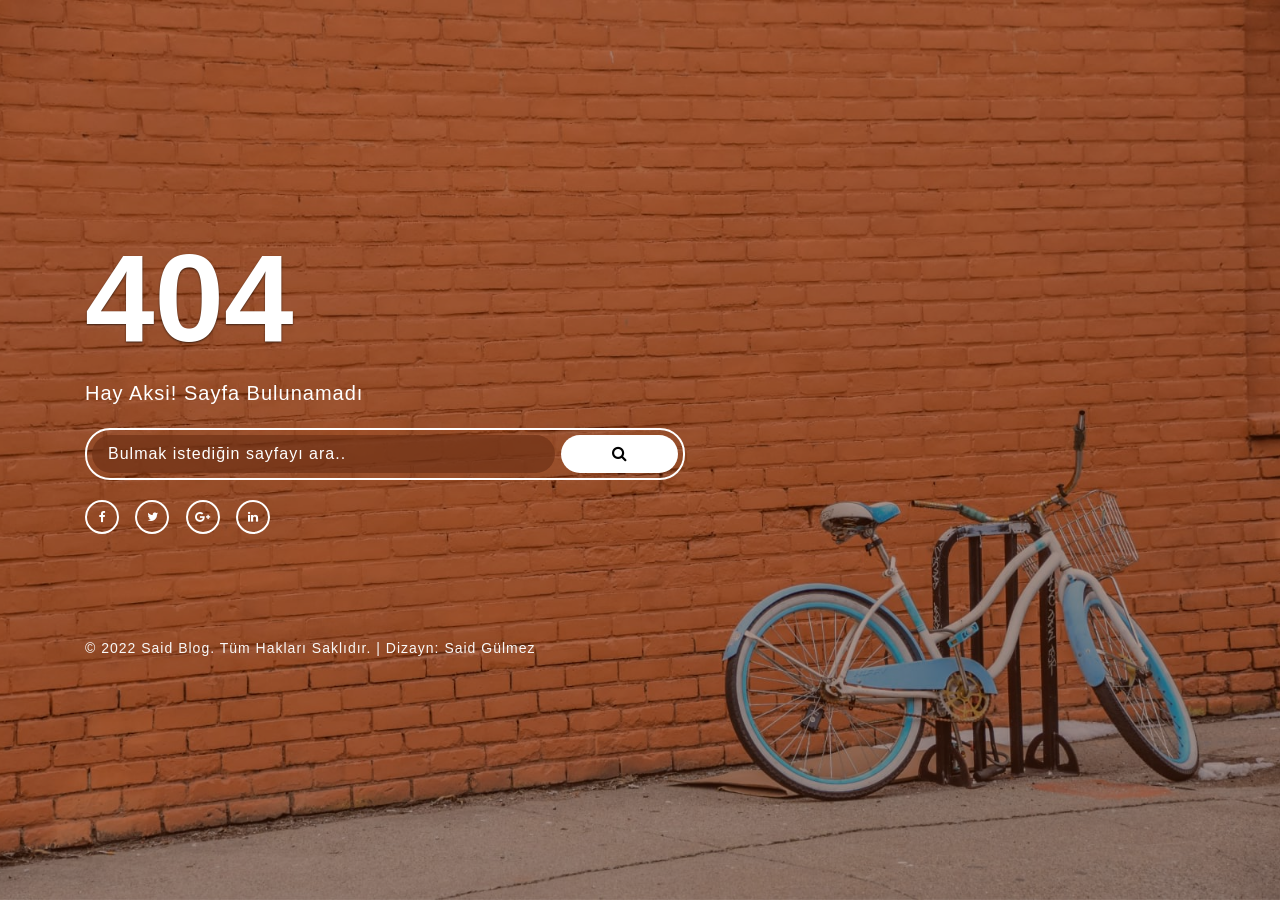
<file: UILayer/wwwroot/CoreBlogTema/weberror/index.html>
<!--
Author: W3layouts
Author URL: http://w3layouts.com
-->
<!DOCTYPE html>
<html lang="zxx">

<head>
	<title>Bicycle Error Page Responsive Widget Template :: W3layouts</title>
	<!-- Meta tag Keywords -->
	<meta name="viewport" content="width=device-width, initial-scale=1">
	<meta charset="UTF-8" />
	<meta name="keywords"
		content="Bicycle Error Page Responsive web template, Bootstrap Web Templates, Flat Web Templates, Android Compatible web template, Smartphone Compatible web template, free webdesigns for Nokia, Samsung, LG, SonyEricsson, Motorola web design" />
	<script>
		addEventListener("load", function () {
			setTimeout(hideURLbar, 0);
		}, false);

		function hideURLbar() {
			window.scrollTo(0, 1);
		}
	</script>
	<!-- //Meta tag Keywords -->
	<!--/Style-CSS -->
	<link rel="stylesheet" href="css/style.css" type="text/css" media="all" />
	<!--//Style-CSS -->
	<!-- font-awesome-icons -->
	<link href="css/font-awesome.css" rel="stylesheet">
	<!-- //font-awesome-icons -->
</head>

<body>
	<section class="w3l-error-61-404">
		<!-- /error-61-section -->
		<div class="error-61-mian">
			<div class="wrapper">
				<div class="errors-16-top">
					<div class="errors-16-info">
						<h3>404 </h3>

						<p>Hay Aksi! Sayfa Bulunamadı</p>
						<form action="#" method="post" class="d-flex error-page-form">
							<input type="search" placeholder="Bulmak istediğin sayfayı ara.." required="required">
							<button type="submit"><span class="fa fa-search" aria-hidden="true"></span></button>
						</form>
						<div class="social-coming-icons">
							<a href="#" title="Facebook" class="footer-fb"><span class="fa fa-facebook"
									aria-hidden="true"></span></a>
							<a href="#" title="Twitter" class="footer-tw"><span class="fa fa-twitter"
									aria-hidden="true"></span></a>
							<a href="#" title="Google Plus" class="footer-gg"><span class="fa fa-google-plus"
									aria-hidden="true"></span></a>
							<a href="#" title="Linkedin" class="footer-lin"><span class="fa fa-linkedin"
									aria-hidden="true"></span></a>
						</div>
					
					</div>

				</div>
				<div class="copyright-footer">
					<div class="copy-right">
						<p>© 2022 Said Blog. Tüm Hakları Saklıdır. | Dizayn: Said Gülmez</p>
					</div>
				</div>
			</div>
		</div>
	</section>
	<!-- //error-61-section -->
</body>

</html>
</file>
<file: UILayer/wwwroot/admin-panel/css/style.css>
@import url("https://fonts.googleapis.com/css?family=Open+Sans:300,400,600,700");
@import url("https://fonts.googleapis.com/css?family=Roboto:400,300,500,700");
/*
 *
 *   INSPINIA - Responsive Admin Theme
 *   version 2.8
 *
*/
@font-face {
  font-family: 'Glyphicons Halflings';
  src: url('../fonts/glyphicons-halflings-regular.eot');
  src: url('../fonts/glyphicons-halflings-regular.eot?#iefix') format('embedded-opentype'), url('../fonts/glyphicons-halflings-regular.woff2') format('woff2'), url('../fonts/glyphicons-halflings-regular.woff') format('woff'), url('../fonts/glyphicons-halflings-regular.ttf') format('truetype'), url('../fonts/glyphicons-halflings-regular.svg') format('svg');
}
.glyphicon {
  position: relative;
  top: 1px;
  display: inline-block;
  font-family: 'Glyphicons Halflings';
  font-style: normal;
  font-weight: normal;
  line-height: 1;
  -webkit-font-smoothing: antialiased;
  -moz-osx-font-smoothing: grayscale;
}
.glyphicon-asterisk:before {
  content: "\002a";
}
.glyphicon-plus:before {
  content: "\002b";
}
.glyphicon-euro:before,
.glyphicon-eur:before {
  content: "\20ac";
}
.glyphicon-minus:before {
  content: "\2212";
}
.glyphicon-cloud:before {
  content: "\2601";
}
.glyphicon-envelope:before {
  content: "\2709";
}
.glyphicon-pencil:before {
  content: "\270f";
}
.glyphicon-glass:before {
  content: "\e001";
}
.glyphicon-music:before {
  content: "\e002";
}
.glyphicon-search:before {
  content: "\e003";
}
.glyphicon-heart:before {
  content: "\e005";
}
.glyphicon-star:before {
  content: "\e006";
}
.glyphicon-star-empty:before {
  content: "\e007";
}
.glyphicon-user:before {
  content: "\e008";
}
.glyphicon-film:before {
  content: "\e009";
}
.glyphicon-th-large:before {
  content: "\e010";
}
.glyphicon-th:before {
  content: "\e011";
}
.glyphicon-th-list:before {
  content: "\e012";
}
.glyphicon-ok:before {
  content: "\e013";
}
.glyphicon-remove:before {
  content: "\e014";
}
.glyphicon-zoom-in:before {
  content: "\e015";
}
.glyphicon-zoom-out:before {
  content: "\e016";
}
.glyphicon-off:before {
  content: "\e017";
}
.glyphicon-signal:before {
  content: "\e018";
}
.glyphicon-cog:before {
  content: "\e019";
}
.glyphicon-trash:before {
  content: "\e020";
}
.glyphicon-home:before {
  content: "\e021";
}
.glyphicon-file:before {
  content: "\e022";
}
.glyphicon-time:before {
  content: "\e023";
}
.glyphicon-road:before {
  content: "\e024";
}
.glyphicon-download-alt:before {
  content: "\e025";
}
.glyphicon-download:before {
  content: "\e026";
}
.glyphicon-upload:before {
  content: "\e027";
}
.glyphicon-inbox:before {
  content: "\e028";
}
.glyphicon-play-circle:before {
  content: "\e029";
}
.glyphicon-repeat:before {
  content: "\e030";
}
.glyphicon-refresh:before {
  content: "\e031";
}
.glyphicon-list-alt:before {
  content: "\e032";
}
.glyphicon-lock:before {
  content: "\e033";
}
.glyphicon-flag:before {
  content: "\e034";
}
.glyphicon-headphones:before {
  content: "\e035";
}
.glyphicon-volume-off:before {
  content: "\e036";
}
.glyphicon-volume-down:before {
  content: "\e037";
}
.glyphicon-volume-up:before {
  content: "\e038";
}
.glyphicon-qrcode:before {
  content: "\e039";
}
.glyphicon-barcode:before {
  content: "\e040";
}
.glyphicon-tag:before {
  content: "\e041";
}
.glyphicon-tags:before {
  content: "\e042";
}
.glyphicon-book:before {
  content: "\e043";
}
.glyphicon-bookmark:before {
  content: "\e044";
}
.glyphicon-print:before {
  content: "\e045";
}
.glyphicon-camera:before {
  content: "\e046";
}
.glyphicon-font:before {
  content: "\e047";
}
.glyphicon-bold:before {
  content: "\e048";
}
.glyphicon-italic:before {
  content: "\e049";
}
.glyphicon-text-height:before {
  content: "\e050";
}
.glyphicon-text-width:before {
  content: "\e051";
}
.glyphicon-align-left:before {
  content: "\e052";
}
.glyphicon-align-center:before {
  content: "\e053";
}
.glyphicon-align-right:before {
  content: "\e054";
}
.glyphicon-align-justify:before {
  content: "\e055";
}
.glyphicon-list:before {
  content: "\e056";
}
.glyphicon-indent-left:before {
  content: "\e057";
}
.glyphicon-indent-right:before {
  content: "\e058";
}
.glyphicon-facetime-video:before {
  content: "\e059";
}
.glyphicon-picture:before {
  content: "\e060";
}
.glyphicon-map-marker:before {
  content: "\e062";
}
.glyphicon-adjust:before {
  content: "\e063";
}
.glyphicon-tint:before {
  content: "\e064";
}
.glyphicon-edit:before {
  content: "\e065";
}
.glyphicon-share:before {
  content: "\e066";
}
.glyphicon-check:before {
  content: "\e067";
}
.glyphicon-move:before {
  content: "\e068";
}
.glyphicon-step-backward:before {
  content: "\e069";
}
.glyphicon-fast-backward:before {
  content: "\e070";
}
.glyphicon-backward:before {
  content: "\e071";
}
.glyphicon-play:before {
  content: "\e072";
}
.glyphicon-pause:before {
  content: "\e073";
}
.glyphicon-stop:before {
  content: "\e074";
}
.glyphicon-forward:before {
  content: "\e075";
}
.glyphicon-fast-forward:before {
  content: "\e076";
}
.glyphicon-step-forward:before {
  content: "\e077";
}
.glyphicon-eject:before {
  content: "\e078";
}
.glyphicon-chevron-left:before {
  content: "\e079";
}
.glyphicon-chevron-right:before {
  content: "\e080";
}
.glyphicon-plus-sign:before {
  content: "\e081";
}
.glyphicon-minus-sign:before {
  content: "\e082";
}
.glyphicon-remove-sign:before {
  content: "\e083";
}
.glyphicon-ok-sign:before {
  content: "\e084";
}
.glyphicon-question-sign:before {
  content: "\e085";
}
.glyphicon-info-sign:before {
  content: "\e086";
}
.glyphicon-screenshot:before {
  content: "\e087";
}
.glyphicon-remove-circle:before {
  content: "\e088";
}
.glyphicon-ok-circle:before {
  content: "\e089";
}
.glyphicon-ban-circle:before {
  content: "\e090";
}
.glyphicon-arrow-left:before {
  content: "\e091";
}
.glyphicon-arrow-right:before {
  content: "\e092";
}
.glyphicon-arrow-up:before {
  content: "\e093";
}
.glyphicon-arrow-down:before {
  content: "\e094";
}
.glyphicon-share-alt:before {
  content: "\e095";
}
.glyphicon-resize-full:before {
  content: "\e096";
}
.glyphicon-resize-small:before {
  content: "\e097";
}
.glyphicon-exclamation-sign:before {
  content: "\e101";
}
.glyphicon-gift:before {
  content: "\e102";
}
.glyphicon-leaf:before {
  content: "\e103";
}
.glyphicon-fire:before {
  content: "\e104";
}
.glyphicon-eye-open:before {
  content: "\e105";
}
.glyphicon-eye-close:before {
  content: "\e106";
}
.glyphicon-warning-sign:before {
  content: "\e107";
}
.glyphicon-plane:before {
  content: "\e108";
}
.glyphicon-calendar:before {
  content: "\e109";
}
.glyphicon-random:before {
  content: "\e110";
}
.glyphicon-comment:before {
  content: "\e111";
}
.glyphicon-magnet:before {
  content: "\e112";
}
.glyphicon-chevron-up:before {
  content: "\e113";
}
.glyphicon-chevron-down:before {
  content: "\e114";
}
.glyphicon-retweet:before {
  content: "\e115";
}
.glyphicon-shopping-cart:before {
  content: "\e116";
}
.glyphicon-folder-close:before {
  content: "\e117";
}
.glyphicon-folder-open:before {
  content: "\e118";
}
.glyphicon-resize-vertical:before {
  content: "\e119";
}
.glyphicon-resize-horizontal:before {
  content: "\e120";
}
.glyphicon-hdd:before {
  content: "\e121";
}
.glyphicon-bullhorn:before {
  content: "\e122";
}
.glyphicon-bell:before {
  content: "\e123";
}
.glyphicon-certificate:before {
  content: "\e124";
}
.glyphicon-thumbs-up:before {
  content: "\e125";
}
.glyphicon-thumbs-down:before {
  content: "\e126";
}
.glyphicon-hand-right:before {
  content: "\e127";
}
.glyphicon-hand-left:before {
  content: "\e128";
}
.glyphicon-hand-up:before {
  content: "\e129";
}
.glyphicon-hand-down:before {
  content: "\e130";
}
.glyphicon-circle-arrow-right:before {
  content: "\e131";
}
.glyphicon-circle-arrow-left:before {
  content: "\e132";
}
.glyphicon-circle-arrow-up:before {
  content: "\e133";
}
.glyphicon-circle-arrow-down:before {
  content: "\e134";
}
.glyphicon-globe:before {
  content: "\e135";
}
.glyphicon-wrench:before {
  content: "\e136";
}
.glyphicon-tasks:before {
  content: "\e137";
}
.glyphicon-filter:before {
  content: "\e138";
}
.glyphicon-briefcase:before {
  content: "\e139";
}
.glyphicon-fullscreen:before {
  content: "\e140";
}
.glyphicon-dashboard:before {
  content: "\e141";
}
.glyphicon-paperclip:before {
  content: "\e142";
}
.glyphicon-heart-empty:before {
  content: "\e143";
}
.glyphicon-link:before {
  content: "\e144";
}
.glyphicon-phone:before {
  content: "\e145";
}
.glyphicon-pushpin:before {
  content: "\e146";
}
.glyphicon-usd:before {
  content: "\e148";
}
.glyphicon-gbp:before {
  content: "\e149";
}
.glyphicon-sort:before {
  content: "\e150";
}
.glyphicon-sort-by-alphabet:before {
  content: "\e151";
}
.glyphicon-sort-by-alphabet-alt:before {
  content: "\e152";
}
.glyphicon-sort-by-order:before {
  content: "\e153";
}
.glyphicon-sort-by-order-alt:before {
  content: "\e154";
}
.glyphicon-sort-by-attributes:before {
  content: "\e155";
}
.glyphicon-sort-by-attributes-alt:before {
  content: "\e156";
}
.glyphicon-unchecked:before {
  content: "\e157";
}
.glyphicon-expand:before {
  content: "\e158";
}
.glyphicon-collapse-down:before {
  content: "\e159";
}
.glyphicon-collapse-up:before {
  content: "\e160";
}
.glyphicon-log-in:before {
  content: "\e161";
}
.glyphicon-flash:before {
  content: "\e162";
}
.glyphicon-log-out:before {
  content: "\e163";
}
.glyphicon-new-window:before {
  content: "\e164";
}
.glyphicon-record:before {
  content: "\e165";
}
.glyphicon-save:before {
  content: "\e166";
}
.glyphicon-open:before {
  content: "\e167";
}
.glyphicon-saved:before {
  content: "\e168";
}
.glyphicon-import:before {
  content: "\e169";
}
.glyphicon-export:before {
  content: "\e170";
}
.glyphicon-send:before {
  content: "\e171";
}
.glyphicon-floppy-disk:before {
  content: "\e172";
}
.glyphicon-floppy-saved:before {
  content: "\e173";
}
.glyphicon-floppy-remove:before {
  content: "\e174";
}
.glyphicon-floppy-save:before {
  content: "\e175";
}
.glyphicon-floppy-open:before {
  content: "\e176";
}
.glyphicon-credit-card:before {
  content: "\e177";
}
.glyphicon-transfer:before {
  content: "\e178";
}
.glyphicon-cutlery:before {
  content: "\e179";
}
.glyphicon-header:before {
  content: "\e180";
}
.glyphicon-compressed:before {
  content: "\e181";
}
.glyphicon-earphone:before {
  content: "\e182";
}
.glyphicon-phone-alt:before {
  content: "\e183";
}
.glyphicon-tower:before {
  content: "\e184";
}
.glyphicon-stats:before {
  content: "\e185";
}
.glyphicon-sd-video:before {
  content: "\e186";
}
.glyphicon-hd-video:before {
  content: "\e187";
}
.glyphicon-subtitles:before {
  content: "\e188";
}
.glyphicon-sound-stereo:before {
  content: "\e189";
}
.glyphicon-sound-dolby:before {
  content: "\e190";
}
.glyphicon-sound-5-1:before {
  content: "\e191";
}
.glyphicon-sound-6-1:before {
  content: "\e192";
}
.glyphicon-sound-7-1:before {
  content: "\e193";
}
.glyphicon-copyright-mark:before {
  content: "\e194";
}
.glyphicon-registration-mark:before {
  content: "\e195";
}
.glyphicon-cloud-download:before {
  content: "\e197";
}
.glyphicon-cloud-upload:before {
  content: "\e198";
}
.glyphicon-tree-conifer:before {
  content: "\e199";
}
.glyphicon-tree-deciduous:before {
  content: "\e200";
}
.glyphicon-cd:before {
  content: "\e201";
}
.glyphicon-save-file:before {
  content: "\e202";
}
.glyphicon-open-file:before {
  content: "\e203";
}
.glyphicon-level-up:before {
  content: "\e204";
}
.glyphicon-copy:before {
  content: "\e205";
}
.glyphicon-paste:before {
  content: "\e206";
}
.glyphicon-alert:before {
  content: "\e209";
}
.glyphicon-equalizer:before {
  content: "\e210";
}
.glyphicon-king:before {
  content: "\e211";
}
.glyphicon-queen:before {
  content: "\e212";
}
.glyphicon-pawn:before {
  content: "\e213";
}
.glyphicon-bishop:before {
  content: "\e214";
}
.glyphicon-knight:before {
  content: "\e215";
}
.glyphicon-baby-formula:before {
  content: "\e216";
}
.glyphicon-tent:before {
  content: "\26fa";
}
.glyphicon-blackboard:before {
  content: "\e218";
}
.glyphicon-bed:before {
  content: "\e219";
}
.glyphicon-apple:before {
  content: "\f8ff";
}
.glyphicon-erase:before {
  content: "\e221";
}
.glyphicon-hourglass:before {
  content: "\231b";
}
.glyphicon-lamp:before {
  content: "\e223";
}
.glyphicon-duplicate:before {
  content: "\e224";
}
.glyphicon-piggy-bank:before {
  content: "\e225";
}
.glyphicon-scissors:before {
  content: "\e226";
}
.glyphicon-bitcoin:before {
  content: "\e227";
}
.glyphicon-btc:before {
  content: "\e227";
}
.glyphicon-xbt:before {
  content: "\e227";
}
.glyphicon-yen:before {
  content: "\00a5";
}
.glyphicon-jpy:before {
  content: "\00a5";
}
.glyphicon-ruble:before {
  content: "\20bd";
}
.glyphicon-rub:before {
  content: "\20bd";
}
.glyphicon-scale:before {
  content: "\e230";
}
.glyphicon-ice-lolly:before {
  content: "\e231";
}
.glyphicon-ice-lolly-tasted:before {
  content: "\e232";
}
.glyphicon-education:before {
  content: "\e233";
}
.glyphicon-option-horizontal:before {
  content: "\e234";
}
.glyphicon-option-vertical:before {
  content: "\e235";
}
.glyphicon-menu-hamburger:before {
  content: "\e236";
}
.glyphicon-modal-window:before {
  content: "\e237";
}
.glyphicon-oil:before {
  content: "\e238";
}
.glyphicon-grain:before {
  content: "\e239";
}
.glyphicon-sunglasses:before {
  content: "\e240";
}
.glyphicon-text-size:before {
  content: "\e241";
}
.glyphicon-text-color:before {
  content: "\e242";
}
.glyphicon-text-background:before {
  content: "\e243";
}
.glyphicon-object-align-top:before {
  content: "\e244";
}
.glyphicon-object-align-bottom:before {
  content: "\e245";
}
.glyphicon-object-align-horizontal:before {
  content: "\e246";
}
.glyphicon-object-align-left:before {
  content: "\e247";
}
.glyphicon-object-align-vertical:before {
  content: "\e248";
}
.glyphicon-object-align-right:before {
  content: "\e249";
}
.glyphicon-triangle-right:before {
  content: "\e250";
}
.glyphicon-triangle-left:before {
  content: "\e251";
}
.glyphicon-triangle-bottom:before {
  content: "\e252";
}
.glyphicon-triangle-top:before {
  content: "\e253";
}
.glyphicon-console:before {
  content: "\e254";
}
.glyphicon-superscript:before {
  content: "\e255";
}
.glyphicon-subscript:before {
  content: "\e256";
}
.glyphicon-menu-left:before {
  content: "\e257";
}
.glyphicon-menu-right:before {
  content: "\e258";
}
.glyphicon-menu-down:before {
  content: "\e259";
}
.glyphicon-menu-up:before {
  content: "\e260";
}
h1,
h2,
h3,
h4,
h5,
h6 {
  font-weight: 100;
}
.h1,
.h2,
.h3,
h1,
h2,
h3 {
  margin-top: 20px;
  margin-bottom: 10px;
}
h1 {
  font-size: 30px;
}
h2 {
  font-size: 24px;
}
h3 {
  font-size: 16px;
}
h4 {
  font-size: 14px;
}
h5 {
  font-size: 12px;
}
h6 {
  font-size: 10px;
}
h3,
h4,
h5 {
  margin-top: 5px;
  font-weight: 600;
}
.nav > li > a {
  color: #a7b1c2;
  font-weight: 600;
  padding: 14px 20px 14px 25px;
  display: block;
}
.nav.metismenu > li {
  display: block;
  width: 100%;
  position: relative;
}
.nav.metismenu .dropdown-menu > li > a {
  padding: 3px 20px;
  display: block;
}
.nav.navbar-right > li > a {
  color: #999c9e;
}
.nav > li.active > a {
  color: #ffffff;
}
.navbar-default .nav > li > a:hover,
.navbar-default .nav > li > a:focus {
  background-color: #293846;
  color: white;
}
.nav .open > a,
.nav .open > a:hover,
.nav .open > a:focus {
  background: #fff;
}
.nav.navbar-top-links > li > a:hover,
.nav.navbar-top-links > li > a:focus {
  background-color: transparent;
}
.nav > li > a i {
  margin-right: 6px;
}
.navbar {
  border: 0;
}
.navbar-default {
  background-color: transparent;
  border-color: #2f4050;
}
.navbar-top-links li {
  display: inline-block;
  align-self: center;
}
.navbar-top-links li:last-child {
  margin-right: 30px;
}
.body-small .navbar-top-links li:last-child {
  margin-right: 0;
}
.navbar-top-links li a {
  padding: 20px 10px;
  min-height: 50px;
}
.dropdown-menu {
  border: medium none;
  border-radius: 3px;
  box-shadow: 0 0 3px rgba(86, 96, 117, 0.7);
  display: none;
  float: left;
  font-size: 12px;
  left: 0;
  list-style: none outside none;
  padding: 0;
  position: absolute;
  text-shadow: none;
  top: 100%;
  z-index: 1000;
}
.dropdown-menu > li > a {
  border-radius: 3px;
  color: inherit;
  line-height: 25px;
  margin: 4px;
  text-align: left;
  font-weight: normal;
  display: block;
  padding: 3px 20px;
}
.dropdown-menu > li > a:focus,
.dropdown-menu > li > a:hover {
  color: #262626;
  text-decoration: none;
  background-color: #f5f5f5;
}
.dropdown-menu > .active > a,
.dropdown-menu > .active > a:focus,
.dropdown-menu > .active > a:hover {
  color: #fff;
  text-decoration: none;
  background-color: #1ab394;
  outline: 0;
}
.dropdown-menu > li > a.font-bold {
  font-weight: 600;
}
.navbar-top-links .dropdown-menu li {
  display: block;
}
.navbar-top-links .dropdown-menu li:last-child {
  margin-right: 0;
}
.navbar-top-links .dropdown-menu li a {
  padding: 3px 20px;
  min-height: 0;
}
.navbar-top-links .dropdown-menu li a div {
  white-space: normal;
}
.navbar-top-links .dropdown-messages,
.navbar-top-links .dropdown-tasks,
.navbar-top-links .dropdown-alerts {
  width: 310px;
  min-width: 0;
}
.navbar-top-links .dropdown-messages {
  margin-left: 5px;
}
.navbar-top-links .dropdown-tasks {
  margin-left: -59px;
}
.navbar-top-links .dropdown-alerts {
  margin-left: -123px;
}
.navbar-top-links .dropdown-user {
  right: 0;
  left: auto;
}
.dropdown-messages,
.dropdown-alerts {
  padding: 10px 10px 10px 10px;
}
.dropdown-messages li a,
.dropdown-alerts li a {
  font-size: 12px;
}
.dropdown-messages li em,
.dropdown-alerts li em {
  font-size: 10px;
}
.nav.navbar-top-links .dropdown-alerts a {
  font-size: 12px;
}
.nav-header {
  padding: 33px 25px;
  background-color: #2f4050;
  background-image: url("patterns/header-profile.png");
}
.caret {
  display: inline-block;
  width: 0;
  height: 0;
  margin-left: 2px;
  vertical-align: middle;
  border-top: 4px dashed;
  border-right: 4px solid transparent;
  border-left: 4px solid transparent;
}
.profile-element .dropdown-toggle::after {
  display: none;
}
.pace-done .nav-header {
  transition: all 0.4s;
}
ul.nav-second-level {
  background: #293846;
}
.nav > li.active {
  border-left: 4px solid #19aa8d;
  background: #293846;
}
.nav.nav-second-level > li.active {
  border: none;
}
.nav.nav-second-level.collapse[style] {
  height: auto !important;
}
.nav-header a {
  color: #DFE4ED;
}
.nav-header .text-muted {
  color: #8095a8 !important;
}
.minimalize-styl-2 {
  padding: 4px 12px;
  margin: 14px 5px 5px 20px;
  font-size: 14px;
  float: left;
}
.navbar-form-custom {
  float: left;
  height: 50px;
  padding: 0;
  width: 200px;
  display: block;
}
.navbar-form-custom .form-group {
  margin-bottom: 0;
}
.nav.navbar-top-links a {
  font-size: 14px;
}
.navbar-form-custom .form-control {
  background: none repeat scroll 0 0 rgba(0, 0, 0, 0);
  border: medium none;
  font-size: 14px;
  height: 60px;
  margin: 0;
  z-index: 2000;
}
.nav.navbar-top-links .dropdown-toggle::after {
  display: none;
}
@media (min-width: 768px) {
  .navbar-right {
    margin-right: -15px;
  }
}
.navbar.navbar-static-top {
  padding: 0;
  width: 100%;
  align-items: inherit;
}
.navbar-static-top .dropdown-menu {
  right: 0;
  left: auto;
}
.count-info .label {
  line-height: 12px;
  padding: 2px 5px;
  position: absolute;
  right: 6px;
  top: 12px;
}
.arrow {
  float: right;
}
.fa.arrow:before {
  content: "\f104";
}
.active > a > .fa.arrow:before {
  content: "\f107";
}
.nav-second-level li,
.nav-third-level li {
  border-bottom: none !important;
}
.nav-second-level li a {
  padding: 7px 10px 7px 10px;
  padding-left: 52px;
}
.fixed-sidebar.mini-navbar .nav-second-level.collapsing li a,
.nav-second-level.collapsing li a {
  min-width: 220px;
}
.body-small .nav-second-level.collapsing li a,
.mini-navbar .nav-second-level.collapsing li a {
  min-width: 140px;
}
.nav-third-level li a,
.fixed-sidebar.mini-navbar .nav-second-level li .nav-third-level li a {
  padding-left: 62px;
}
.nav-second-level li:last-child {
  padding-bottom: 10px;
}
body:not(.fixed-sidebar):not(.canvas-menu).mini-navbar .nav li:hover > .nav-second-level,
.mini-navbar .nav li:focus > .nav-second-level {
  display: block;
  border-radius: 0 2px 2px 0;
  min-width: 160px;
  height: auto;
}
body.mini-navbar .navbar-default .nav > li > .nav-second-level li a {
  font-size: 12px;
  border-radius: 3px;
}
.fixed-nav .slimScrollDiv #side-menu {
  padding-bottom: 60px;
}
.mini-navbar .nav-second-level li a {
  padding: 10px 10px 10px 15px;
}
.mini-navbar .nav .nav-second-level {
  position: absolute;
  left: 70px;
  top: 0;
  background-color: #2f4050;
  padding: 10px 10px 10px 10px;
  font-size: 12px;
}
.canvas-menu.mini-navbar .nav-second-level {
  background: #293846;
}
.mini-navbar li.active .nav-second-level {
  left: 65px;
}
.navbar-default .special_link a {
  background: #1ab394;
  color: white;
}
.navbar-default .special_link a:hover {
  background: #17987e !important;
  color: white;
}
.navbar-default .special_link a span.label {
  background: #fff;
  color: #1ab394;
}
.navbar-default .landing_link a {
  background: #1cc09f;
  color: white;
}
.navbar-default .landing_link a:hover {
  background: #1ab394 !important;
  color: white;
}
.navbar-default .landing_link a span.label {
  background: #fff;
  color: #1cc09f;
}
.logo-element {
  text-align: center;
  font-size: 18px;
  font-weight: 600;
  color: white;
  display: none;
  padding: 18px 0;
}
.pace-done .navbar-static-side,
.pace-done .nav-header,
.pace-done li.active,
.pace-done #page-wrapper,
.pace-done .footer {
  -webkit-transition: all 0.4s;
  -moz-transition: all 0.4s;
  -o-transition: all 0.4s;
  transition: all 0.4s;
}
.navbar-fixed-top {
  background: #fff;
  transition-duration: 0.4s;
  border-bottom: 1px solid #e7eaec !important;
  z-index: 2030;
  position: fixed;
  right: 0;
  left: 0;
  padding: 0;
  top:0
}
.navbar-fixed-top .navbar-form-custom .form-control { height: 50px}
.navbar-fixed-top,
.navbar-static-top {
  background: #f3f3f4;
}
.fixed-nav #wrapper {
  margin-top: 0;
}
.nav-tabs > li.active > a,
.nav-tabs > li.active > a:hover,
.nav-tabs > li.active > a:focus {
  -moz-border-bottom-colors: none;
  -moz-border-left-colors: none;
  -moz-border-right-colors: none;
  -moz-border-top-colors: none;
  background: none;
  border-color: #dddddd #dddddd rgba(0, 0, 0, 0);
  border-bottom: #f3f3f4;
  border-image: none;
  border-style: solid;
  border-width: 1px;
  color: #555555;
  cursor: default;
}
.nav.nav-tabs li {
  background: none;
  border: none;
}
body.fixed-nav #wrapper .navbar-static-side,
body.fixed-nav #wrapper #page-wrapper {
  margin-top: 60px;
}
body.top-navigation.fixed-nav #wrapper #page-wrapper {
  margin-top: 0;
}
body.fixed-nav.fixed-nav-basic .navbar-fixed-top {
  left: 220px;
}
body.fixed-nav.fixed-nav-basic.mini-navbar .navbar-fixed-top {
  left: 70px;
}
body.fixed-nav.fixed-nav-basic.fixed-sidebar.mini-navbar .navbar-fixed-top {
  left: 0;
}
body.fixed-nav.fixed-nav-basic #wrapper .navbar-static-side {
  margin-top: 0;
}
body.fixed-nav.fixed-nav-basic.body-small .navbar-fixed-top {
  left: 0;
}
body.fixed-nav.fixed-nav-basic.fixed-sidebar.mini-navbar.body-small .navbar-fixed-top {
  left: 220px;
}
.fixed-nav .minimalize-styl-2 {
  margin: 10px 5px 5px 15px;
}
.body-small .navbar-fixed-top {
  margin-left: 0;
}
body.mini-navbar .navbar-static-side {
  width: 70px;
}
body.mini-navbar .profile-element,
body.mini-navbar .nav-label,
body.mini-navbar .navbar-default .nav li a span {
  display: none;
}
body.canvas-menu .profile-element {
  display: block;
}
body:not(.fixed-sidebar):not(.canvas-menu).mini-navbar .nav-second-level {
  display: none;
}
body.mini-navbar .navbar-default .nav > li > a {
  font-size: 16px;
}
body.mini-navbar .logo-element {
  display: block;
}
body.canvas-menu .logo-element {
  display: none;
}
body.mini-navbar .nav-header {
  padding: 0;
  background-color: #1ab394;
}
body.canvas-menu .nav-header {
  padding: 33px 25px;
}
body.mini-navbar #page-wrapper {
  margin: 0 0 0 70px;
}
body.fixed-sidebar.mini-navbar .footer,
body.canvas-menu.mini-navbar .footer {
  margin: 0 0 0 0 !important;
}
body.canvas-menu.mini-navbar #page-wrapper,
body.canvas-menu.mini-navbar .footer {
  margin: 0 0 0 0;
}
body.fixed-sidebar .navbar-static-side,
body.canvas-menu .navbar-static-side {
  position: fixed;
  width: 220px;
  z-index: 2001;
  height: 100%;
}
body.fixed-sidebar.mini-navbar .navbar-static-side {
  width: 0;
}
body.fixed-sidebar.mini-navbar #page-wrapper {
  margin: 0 0 0 0;
}
body.body-small.fixed-sidebar.mini-navbar #page-wrapper {
  margin: 0 0 0 220px;
}
body.body-small.fixed-sidebar.mini-navbar .navbar-static-side {
  width: 220px;
}
.fixed-sidebar.mini-navbar .nav li:focus > .nav-second-level,
.canvas-menu.mini-navbar .nav li:focus > .nav-second-level {
  display: block;
  height: auto;
}
body.fixed-sidebar.mini-navbar .navbar-default .nav > li > .nav-second-level li a {
  font-size: 12px;
  border-radius: 3px;
}
body.canvas-menu.mini-navbar .navbar-default .nav > li > .nav-second-level li a {
  font-size: 13px;
  border-radius: 3px;
}
.fixed-sidebar.mini-navbar .nav-second-level li a,
.canvas-menu.mini-navbar .nav-second-level li a {
  padding: 10px 10px 10px 15px;
}
.fixed-sidebar.mini-navbar .nav-second-level,
.canvas-menu.mini-navbar .nav-second-level {
  position: relative;
  padding: 0;
  font-size: 13px;
}
.fixed-sidebar.mini-navbar li.active .nav-second-level,
.canvas-menu.mini-navbar li.active .nav-second-level {
  left: 0;
}
body.fixed-sidebar.mini-navbar .navbar-default .nav > li > a,
body.canvas-menu.mini-navbar .navbar-default .nav > li > a {
  font-size: 13px;
}
body.fixed-sidebar.mini-navbar .nav-label,
body.fixed-sidebar.mini-navbar .navbar-default .nav li a span,
body.canvas-menu.mini-navbar .nav-label,
body.canvas-menu.mini-navbar .navbar-default .nav li a span {
  display: inline;
}
body.canvas-menu.mini-navbar .navbar-default .nav li .profile-element a span {
  display: block;
}
.canvas-menu.mini-navbar .nav-second-level li a,
.fixed-sidebar.mini-navbar .nav-second-level li a {
  padding: 7px 10px 7px 52px;
}
.fixed-sidebar.mini-navbar .nav-second-level,
.canvas-menu.mini-navbar .nav-second-level {
  left: 0;
}
body.canvas-menu nav.navbar-static-side {
  z-index: 2001;
  background: #2f4050;
  height: 100%;
  position: fixed;
  display: none;
}
body.canvas-menu.mini-navbar nav.navbar-static-side {
  display: block;
  width: 220px;
}
.top-navigation #page-wrapper {
  margin-left: 0;
}
.top-navigation .navbar-nav .dropdown-menu > .active > a {
  background: white;
  color: #1ab394;
  font-weight: bold;
}
.white-bg .navbar-fixed-top,
.white-bg .navbar-static-top {
  background: #fff;
}
.top-navigation .navbar {
  margin-bottom: 0;
}
.top-navigation .nav > li > a {
  padding: 15px 20px;
  color: #676a6c;
}
.top-navigation .nav > li a:hover,
.top-navigation .nav > li a:focus {
  background: #fff;
  color: #1ab394;
}
.top-navigation .navbar .nav > li.active {
  background: #fff;
  border: none;
}
.top-navigation .nav > li.active > a {
  color: #1ab394;
}
.top-navigation .navbar-right {
  margin-right: 10px;
}
.top-navigation .navbar-nav .dropdown-menu {
  box-shadow: none;
  border: 1px solid #e7eaec;
}
.top-navigation .dropdown-menu > li > a {
  margin: 0;
  padding: 7px 20px;
}
.navbar .dropdown-menu {
  margin-top: 0;
}
.top-navigation .navbar-brand {
  background: #1ab394;
  color: #fff;
  padding: 15px 25px;
  font-size: 18px;
  line-height: 20px;
}
.top-navigation .navbar-top-links li:last-child {
  margin-right: 0;
}
.top-navigation.mini-navbar #page-wrapper,
.top-navigation.body-small.fixed-sidebar.mini-navbar #page-wrapper,
.mini-navbar .top-navigation #page-wrapper,
.body-small.fixed-sidebar.mini-navbar .top-navigation #page-wrapper,
.canvas-menu #page-wrapper {
  margin: 0;
}
.top-navigation.fixed-nav #wrapper,
.fixed-nav #wrapper.top-navigation {
  margin-top: 50px;
}
.top-navigation .footer.fixed {
  margin-left: 0 !important;
}
.top-navigation .wrapper.wrapper-content {
  padding: 40px;
}
.top-navigation.body-small .wrapper.wrapper-content,
.body-small .top-navigation .wrapper.wrapper-content {
  padding: 40px 0 40px 0;
}
.navbar-toggler {
  background-color: #1ab394;
  color: #fff;
  padding: 6px 12px;
  font-size: 14px;
  margin: 8px;
}
.top-navigation .navbar-nav .open .dropdown-menu > li > a,
.top-navigation .navbar-nav .open .dropdown-menu .dropdown-header {
  padding: 10px 15px 10px 20px;
}
@media (max-width: 768px) {
  .top-navigation .navbar-header {
    display: block;
    float: none;
  }
}
.menu-visible-lg,
.menu-visible-md {
  display: none !important;
}
@media (min-width: 1200px) {
  .menu-visible-lg {
    display: block !important;
  }
}
@media (min-width: 992px) {
  .menu-visible-md {
    display: block !important;
  }
}
@media (max-width: 767px) {
  .menu-visible-md {
    display: block !important;
  }
  .menu-visible-lg {
    display: block !important;
  }
}
button:focus {
  outline: 0 !important;
}
.btn {
  border-radius: 3px;
  font-size: inherit;
}
.btn:focus {
  box-shadow: none;
}
.btn-xs {
  font-size: 0.7rem;
  padding: 0.2rem 0.4rem;
}
.btn-group-sm > .btn,
.btn-sm {
  font-size: .8rem;
}
.float-e-margins .btn {
  margin-bottom: 5px;
}
.btn-w-m {
  min-width: 120px;
}
.btn-primary.btn-outline {
  color: #1ab394;
}
.btn-success.btn-outline {
  color: #1c84c6;
}
.btn-info.btn-outline {
  color: #23c6c8;
}
.btn-warning.btn-outline {
  color: #f8ac59;
}
.btn-danger.btn-outline {
  color: #ed5565;
}
.btn-primary.btn-outline:hover,
.btn-success.btn-outline:hover,
.btn-info.btn-outline:hover,
.btn-warning.btn-outline:hover,
.btn-danger.btn-outline:hover {
  color: #fff;
}
.btn.active,
.btn:active {
  background-image: none;
  outline: 0;
  -webkit-box-shadow: inset 0 3px 5px rgba(0, 0, 0, 0.125);
  box-shadow: inset 0 3px 5px rgba(0, 0, 0, 0.125);
}
.btn-primary {
  color: #fff;
  background-color: #1ab394;
  border-color: #1ab394;
}
.btn-primary:hover,
.btn-primary:focus,
.btn-primary.focus {
  background-color: #18a689;
  border-color: #18a689;
  color: #FFFFFF;
}
.btn-primary.disabled,
.btn-primary:disabled {
  color: #fff;
  background-color: #18a689;
  border-color: #18a689;
}
.btn-primary:not(:disabled):not(.disabled):active,
.btn-primary:not(:disabled):not(.disabled).active,
.show > .btn-primary.dropdown-toggle {
  color: #fff;
  background-color: #18a689;
  border-color: #18a689;
}
.btn-primary:not(:disabled):not(.disabled):active:focus,
.btn-primary:not(:disabled):not(.disabled).active:focus,
.show > .btn-primary.dropdown-toggle:focus {
  -webkit-box-shadow: inset 0 3px 5px rgba(0, 0, 0, 0.125);
  box-shadow: inset 0 3px 5px rgba(0, 0, 0, 0.125);
}
.btn-success {
  color: #fff;
  background-color: #1c84c6;
  border-color: #1c84c6;
}
.btn-success:hover,
.btn-success:focus,
.btn-success.focus {
  color: #fff;
  background-color: #1a7bb9;
  border-color: #1a7bb9;
}
.btn-success.disabled,
.btn-success:disabled {
  color: #fff;
  background-color: #1a7bb9;
  border-color: #1a7bb9;
}
.btn-success:not(:disabled):not(.disabled):active,
.btn-success:not(:disabled):not(.disabled).active,
.show > .btn-success.dropdown-toggle {
  color: #fff;
  background-color: #1a7bb9;
  border-color: #1a7bb9;
}
.btn-success:not(:disabled):not(.disabled):active:focus,
.btn-success:not(:disabled):not(.disabled).active:focus,
.show > .btn-success.dropdown-toggle:focus {
  -webkit-box-shadow: inset 0 3px 5px rgba(0, 0, 0, 0.125);
  box-shadow: inset 0 3px 5px rgba(0, 0, 0, 0.125);
}
.btn-info {
  color: #fff;
  background-color: #23c6c8;
  border-color: #23c6c8;
}
.btn-info:hover,
.btn-info:focus,
.btn-info.focus {
  color: #fff;
  background-color: #21b9bb;
  border-color: #21b9bb;
}
.btn-info.disabled,
.btn-info:disabled {
  color: #fff;
  background-color: #21b9bb;
  border-color: #21b9bb;
}
.btn-info:not(:disabled):not(.disabled):active,
.btn-info:not(:disabled):not(.disabled).active,
.show > .btn-info.dropdown-toggle {
  color: #fff;
  background-color: #21b9bb;
  border-color: #21b9bb;
}
.btn-info:not(:disabled):not(.disabled):active:focus,
.btn-info:not(:disabled):not(.disabled).active:focus,
.show > .btn-info.dropdown-toggle:focus {
  -webkit-box-shadow: inset 0 3px 5px rgba(0, 0, 0, 0.125);
  box-shadow: inset 0 3px 5px rgba(0, 0, 0, 0.125);
}
.btn-default {
  color: inherit;
  background: white;
  border: 1px solid #e7eaec;
}
.btn-default:hover,
.btn-default:focus,
.btn-default:active,
.btn-default.active,
.open .dropdown-toggle.btn-default,
.btn-default:active:focus,
.btn-default:active:hover,
.btn-default.active:hover,
.btn-default.active:focus {
  color: inherit;
  border: 1px solid #d2d2d2;
}
.btn-default:active,
.btn-default.active,
.open .dropdown-toggle.btn-default {
  box-shadow: 0 2px 5px rgba(0, 0, 0, 0.15) inset;
}
.btn-default.disabled,
.btn-default.disabled:hover,
.btn-default.disabled:focus,
.btn-default.disabled:active,
.btn-default.disabled.active,
.btn-default[disabled],
.btn-default[disabled]:hover,
.btn-default[disabled]:focus,
.btn-default[disabled]:active,
.btn-default.active[disabled],
fieldset[disabled] .btn-default,
fieldset[disabled] .btn-default:hover,
fieldset[disabled] .btn-default:focus,
fieldset[disabled] .btn-default:active,
fieldset[disabled] .btn-default.active {
  color: #cacaca;
}
.btn-warning {
  color: #ffffff;
  background-color: #f8ac59;
  border-color: #f8ac59;
}
.btn-warning:hover,
.btn-warning:focus,
.btn-warning.focus {
  color: #ffffff;
  background-color: #f7a54a;
  border-color: #f7a54a;
}
.btn-warning.disabled,
.btn-warning:disabled {
  color: #ffffff;
  background-color: #f7a54a;
  border-color: #f7a54a;
}
.btn-warning:not(:disabled):not(.disabled):active,
.btn-warning:not(:disabled):not(.disabled).active,
.show > .btn-warning.dropdown-toggle {
  color: #ffffff;
  background-color: #f7a54a;
  border-color: #f7a54a;
}
.btn-warning:not(:disabled):not(.disabled):active:focus,
.btn-warning:not(:disabled):not(.disabled).active:focus,
.show > .btn-warning.dropdown-toggle:focus {
  -webkit-box-shadow: inset 0 3px 5px rgba(0, 0, 0, 0.125);
  box-shadow: inset 0 3px 5px rgba(0, 0, 0, 0.125);
}
.btn-danger {
  color: #fff;
  background-color: #ed5565;
  border-color: #ed5565;
}
.btn-danger:hover,
.btn-danger:focus,
.btn-danger.focus {
  color: #fff;
  background-color: #ec4758;
  border-color: #ec4758;
}
.btn-danger.disabled,
.btn-danger:disabled {
  color: #fff;
  background-color: #ec4758;
  border-color: #ec4758;
}
.btn-danger:not(:disabled):not(.disabled):active,
.btn-danger:not(:disabled):not(.disabled).active,
.show > .btn-danger.dropdown-toggle {
  color: #fff;
  background-color: #ec4758;
  border-color: #ec4758;
}
.btn-danger:not(:disabled):not(.disabled):active:focus,
.btn-danger:not(:disabled):not(.disabled).active:focus,
.show > .btn-danger.dropdown-toggle:focus {
  -webkit-box-shadow: inset 0 3px 5px rgba(0, 0, 0, 0.125);
  box-shadow: inset 0 3px 5px rgba(0, 0, 0, 0.125);
}
.btn-link {
  color: inherit;
}
.btn-link:hover,
.btn-link:focus,
.btn-link:active,
.btn-link.active,
.open .dropdown-toggle.btn-link {
  color: #1ab394;
  text-decoration: none;
}
.btn-link:active,
.btn-link.active,
.open .dropdown-toggle.btn-link {
  background-image: none;
  box-shadow: none;
}
.btn-link.disabled,
.btn-link.disabled:hover,
.btn-link.disabled:focus,
.btn-link.disabled:active,
.btn-link.disabled.active,
.btn-link[disabled],
.btn-link[disabled]:hover,
.btn-link[disabled]:focus,
.btn-link[disabled]:active,
.btn-link.active[disabled],
fieldset[disabled] .btn-link,
fieldset[disabled] .btn-link:hover,
fieldset[disabled] .btn-link:focus,
fieldset[disabled] .btn-link:active,
fieldset[disabled] .btn-link.active {
  color: #cacaca;
}
.btn-white {
  color: inherit;
  background: white;
  border: 1px solid #e7eaec;
}
.btn-white:hover,
.btn-white:focus,
.btn-white:active,
.btn-white.active,
.open .dropdown-toggle.btn-white,
.btn-white:active:focus,
.btn-white:active:hover,
.btn-white.active:hover,
.btn-white.active:focus {
  color: inherit;
  border: 1px solid #d2d2d2;
}
.btn-white:active,
.btn-white.active {
  box-shadow: 0 2px 5px rgba(0, 0, 0, 0.15) inset;
}
.btn-white:active,
.btn-white.active,
.open .dropdown-toggle.btn-white {
  background-image: none;
}
.btn-white.disabled,
.btn-white.disabled:hover,
.btn-white.disabled:focus,
.btn-white.disabled:active,
.btn-white.disabled.active,
.btn-white[disabled],
.btn-white[disabled]:hover,
.btn-white[disabled]:focus,
.btn-white[disabled]:active,
.btn-white.active[disabled],
fieldset[disabled] .btn-white,
fieldset[disabled] .btn-white:hover,
fieldset[disabled] .btn-white:focus,
fieldset[disabled] .btn-white:active,
fieldset[disabled] .btn-white.active {
  color: #cacaca;
}
.form-control,
.form-control:focus,
.has-error .form-control:focus,
.has-success .form-control:focus,
.has-warning .form-control:focus,
.navbar-collapse,
.navbar-form,
.navbar-form-custom .form-control:focus,
.navbar-form-custom .form-control:hover,
.open .btn.dropdown-toggle,
.panel,
.popover,
.progress,
.progress-bar {
  box-shadow: none;
}
.btn-outline {
  color: inherit;
  background-color: transparent;
  transition: all .5s;
}
.btn-rounded {
  border-radius: 50px;
}
.btn-large-dim {
  width: 90px;
  height: 90px;
  font-size: 42px;
}
button.dim {
  display: inline-block;
  text-decoration: none;
  text-transform: uppercase;
  text-align: center;
  padding-top: 6px;
  margin-right: 10px;
  position: relative;
  cursor: pointer;
  border-radius: 5px;
  font-weight: 600;
  margin-bottom: 20px !important;
}
button.dim:active {
  top: 3px;
}
button.btn-primary.dim {
  box-shadow: inset 0 0 0 #16987e, 0 5px 0 0 #16987e, 0 10px 5px #999999 !important;
}
button.btn-primary.dim:active {
  box-shadow: inset 0 0 0 #16987e, 0 2px 0 0 #16987e, 0 5px 3px #999999 !important;
}
button.btn-default.dim {
  box-shadow: inset 0 0 0 #b3b3b3, 0 5px 0 0 #b3b3b3, 0 10px 5px #999999 !important;
}
button.btn-default.dim:active {
  box-shadow: inset 0 0 0 #b3b3b3, 0 2px 0 0 #b3b3b3, 0 5px 3px #999999 !important;
}
button.btn-warning.dim {
  box-shadow: inset 0 0 0 #f79d3c, 0 5px 0 0 #f79d3c, 0 10px 5px #999999 !important;
}
button.btn-warning.dim:active {
  box-shadow: inset 0 0 0 #f79d3c, 0 2px 0 0 #f79d3c, 0 5px 3px #999999 !important;
}
button.btn-info.dim {
  box-shadow: inset 0 0 0 #1eacae, 0 5px 0 0 #1eacae, 0 10px 5px #999999 !important;
}
button.btn-info.dim:active {
  box-shadow: inset 0 0 0 #1eacae, 0 2px 0 0 #1eacae, 0 5px 3px #999999 !important;
}
button.btn-success.dim {
  box-shadow: inset 0 0 0 #1872ab, 0 5px 0 0 #1872ab, 0 10px 5px #999999 !important;
}
button.btn-success.dim:active {
  box-shadow: inset 0 0 0 #1872ab, 0 2px 0 0 #1872ab, 0 5px 3px #999999 !important;
}
button.btn-danger.dim {
  box-shadow: inset 0 0 0 #ea394c, 0 5px 0 0 #ea394c, 0 10px 5px #999999 !important;
}
button.btn-danger.dim:active {
  box-shadow: inset 0 0 0 #ea394c, 0 2px 0 0 #ea394c, 0 5px 3px #999999 !important;
}
button.dim:before {
  font-size: 50px;
  line-height: 1em;
  font-weight: normal;
  color: #fff;
  display: block;
  padding-top: 10px;
}
button.dim:active:before {
  top: 7px;
  font-size: 50px;
}
.btn:focus {
  outline: none !important;
}
.label {
  background-color: #d1dade;
  color: #5e5e5e;
  font-family: 'Open Sans', 'Helvetica Neue', Helvetica, Arial, sans-serif;
  font-weight: 600;
  padding: 3px 8px;
  text-shadow: none;
  border-radius: 0.25em;
  line-height: 1;
  white-space: nowrap;
}
.nav .label,
.ibox .label {
  font-size: 10px;
}
.badge {
  background-color: #d1dade;
  color: #5e5e5e;
  font-family: 'Open Sans', 'Helvetica Neue', Helvetica, Arial, sans-serif;
  font-size: 11px;
  font-weight: 600;
  padding-bottom: 4px;
  padding-left: 6px;
  padding-right: 6px;
  text-shadow: none;
  white-space: nowrap;
}
.label-primary,
.badge-primary {
  background-color: #1ab394;
  color: #FFFFFF;
}
.label-success,
.badge-success {
  background-color: #1c84c6;
  color: #FFFFFF;
}
.label-warning,
.badge-warning {
  background-color: #f8ac59;
  color: #FFFFFF;
}
.label-warning-light,
.badge-warning-light {
  background-color: #f8ac59;
  color: #ffffff;
}
.label-danger,
.badge-danger {
  background-color: #ed5565;
  color: #FFFFFF;
}
.label-info,
.badge-info {
  background-color: #23c6c8;
  color: #FFFFFF;
}
.label-inverse,
.badge-inverse {
  background-color: #262626;
  color: #FFFFFF;
}
.label-white,
.badge-white {
  background-color: #FFFFFF;
  color: #5E5E5E;
}
.label-white,
.badge-disable {
  background-color: #2A2E36;
  color: #8B91A0;
}
/* TOOGLE SWICH */
.onoffswitch {
  position: relative;
  width: 64px;
  -webkit-user-select: none;
  -moz-user-select: none;
  -ms-user-select: none;
}
.onoffswitch-checkbox {
  display: none;
}
.onoffswitch-label {
  display: block;
  overflow: hidden;
  cursor: pointer;
  border: 2px solid #1ab394;
  border-radius: 2px;
}
.onoffswitch-inner {
  width: 200%;
  margin-left: -100%;
  -moz-transition: margin 0.3s ease-in 0s;
  -webkit-transition: margin 0.3s ease-in 0s;
  -o-transition: margin 0.3s ease-in 0s;
  transition: margin 0.3s ease-in 0s;
}
.onoffswitch-inner:before,
.onoffswitch-inner:after {
  float: left;
  width: 50%;
  height: 20px;
  padding: 0;
  line-height: 20px;
  font-size: 12px;
  color: white;
  font-family: Trebuchet, Arial, sans-serif;
  font-weight: bold;
  -moz-box-sizing: border-box;
  -webkit-box-sizing: border-box;
  box-sizing: border-box;
}
.onoffswitch-inner:before {
  content: "ON";
  padding-left: 10px;
  background-color: #1ab394;
  color: #FFFFFF;
}
.onoffswitch-inner:after {
  content: "OFF";
  padding-right: 10px;
  background-color: #FFFFFF;
  color: #999999;
  text-align: right;
}
.onoffswitch-switch {
  width: 20px;
  margin: 0;
  background: #FFFFFF;
  border: 2px solid #1ab394;
  border-radius: 2px;
  position: absolute;
  top: 0;
  bottom: 0;
  right: 44px;
  -moz-transition: all 0.3s ease-in 0s;
  -webkit-transition: all 0.3s ease-in 0s;
  -o-transition: all 0.3s ease-in 0s;
  transition: all 0.3s ease-in 0s;
}
.onoffswitch-checkbox:checked + .onoffswitch-label .onoffswitch-inner {
  margin-left: 0;
}
.onoffswitch-checkbox:checked + .onoffswitch-label .onoffswitch-switch {
  right: 0;
}
.onoffswitch-checkbox:disabled + .onoffswitch-label .onoffswitch-inner:before {
  background-color: #919191;
}
.onoffswitch-checkbox:disabled + .onoffswitch-label,
.onoffswitch-checkbox:disabled + .onoffswitch-label .onoffswitch-switch {
  border-color: #919191;
}
/* CHOSEN PLUGIN */
.chosen-container-single .chosen-single {
  background: #ffffff;
  box-shadow: none;
  -moz-box-sizing: border-box;
  border-radius: 2px;
  cursor: text;
  height: auto !important;
  margin: 0;
  min-height: 30px;
  overflow: hidden;
  padding: 4px 12px;
  position: relative;
  width: 100%;
}
.chosen-container-multi .chosen-choices li.search-choice {
  background: #f1f1f1;
  border: 1px solid #e5e6e7;
  border-radius: 2px;
  box-shadow: none;
  color: #333333;
  cursor: default;
  line-height: 13px;
  margin: 3px 0 3px 5px;
  padding: 3px 20px 3px 5px;
  position: relative;
}
/* Tags Input Plugin */
.bootstrap-tagsinput {
  border: 1px solid #e5e6e7;
  box-shadow: none;
}
/* PAGINATIN */
.pagination > .active > a,
.pagination > .active > span,
.pagination > .active > a:hover,
.pagination > .active > span:hover,
.pagination > .active > a:focus,
.pagination > .active > span:focus {
  border-color: #DDDDDD;
  cursor: default;
  z-index: 2;
}
.pagination > li > a,
.pagination > li > span {
  background-color: #FFFFFF;
  border: 1px solid #DDDDDD;
  color: inherit;
  float: left;
  line-height: 1.42857;
  margin-left: -1px;
  padding: 4px 10px;
  position: relative;
  text-decoration: none;
}
.page-item.active .page-link {
  background-color: #1ab394;
  border-color: #1ab394;
}
.page-link:focus {
  box-shadow: none;
}
.page-link:hover {
  color: #676a6c;
}
.pagination .footable-page.active a {
  background-color: #1ab394;
  border-color: #1ab394;
  color: white;
}
/* TOOLTIPS */
.tooltip-inner {
  background-color: #2f4050;
}
.tooltip.top .tooltip-arrow {
  border-top-color: #2f4050;
}
.tooltip.right .tooltip-arrow {
  border-right-color: #2f4050;
}
.tooltip.bottom .tooltip-arrow {
  border-bottom-color: #2f4050;
}
.tooltip.left .tooltip-arrow {
  border-left-color: #2f4050;
}
/* EASY PIE CHART*/
.easypiechart {
  position: relative;
  text-align: center;
}
.easypiechart .h2 {
  margin-left: 10px;
  margin-top: 10px;
  display: inline-block;
}
.easypiechart canvas {
  top: 0;
  left: 0;
}
.easypiechart .easypie-text {
  line-height: 1;
  position: absolute;
  top: 33px;
  width: 100%;
  z-index: 1;
}
.easypiechart img {
  margin-top: -4px;
}
.jqstooltip {
  -webkit-box-sizing: content-box;
  -moz-box-sizing: content-box;
  box-sizing: content-box;
}
/* FULLCALENDAR */
.fc-state-default {
  background-color: #ffffff;
  background-image: none;
  background-repeat: repeat-x;
  box-shadow: none;
  color: #333333;
  text-shadow: none;
}
.fc-state-default {
  border: 1px solid;
}
.fc-button {
  color: inherit;
  border: 1px solid #e7eaec;
  cursor: pointer;
  display: inline-block;
  height: 1.9em;
  line-height: 1.9em;
  overflow: hidden;
  padding: 0 0.6em;
  position: relative;
  white-space: nowrap;
}
.fc-state-active {
  background-color: #1ab394;
  border-color: #1ab394;
  color: #ffffff;
}
.fc-header-title h2 {
  font-size: 16px;
  font-weight: 600;
  color: inherit;
}
.fc-content .fc-widget-header,
.fc-content .fc-widget-content {
  border-color: #e7eaec;
  font-weight: normal;
}
.fc-border-separate tbody {
  background-color: #F8F8F8;
}
.fc-state-highlight {
  background: none repeat scroll 0 0 #FCF8E3;
}
.external-event {
  padding: 5px 10px;
  border-radius: 2px;
  cursor: pointer;
  margin-bottom: 5px;
}
.fc-ltr .fc-event-hori.fc-event-end,
.fc-rtl .fc-event-hori.fc-event-start {
  border-radius: 2px;
}
.fc-event,
.fc-agenda .fc-event-time,
.fc-event a {
  padding: 4px 6px;
  background-color: #1ab394;
  /* background color */
  border-color: #1ab394;
  /* border color */
}
.fc-event-time,
.fc-event-title {
  color: #717171;
  padding: 0 1px;
}
.ui-calendar .fc-event-time,
.ui-calendar .fc-event-title {
  color: #fff;
}
.fc-event-container a.fc-event {
  color: #fff;
}
/* Chat */
.chat-activity-list .chat-element {
  border-bottom: 1px solid #e7eaec;
}
.chat-element:first-child {
  margin-top: 0;
}
.chat-element {
  padding-bottom: 15px;
}
.chat-element,
.chat-element .media {
  margin-top: 15px;
}
.chat-element,
.media-body {
  overflow: hidden;
}
.chat-element .media-body {
  display: block;
  width: auto;
}
.chat-element > .float-left {
  margin-right: 10px;
}
.chat-element img.rounded-circle,
.dropdown-messages-box img.rounded-circle {
  width: 38px;
  height: 38px;
}
.chat-element .well {
  border: 1px solid #e7eaec;
  box-shadow: none;
  margin-top: 10px;
  margin-bottom: 5px;
  padding: 10px 20px;
  font-size: 11px;
  line-height: 16px;
}
.chat-element .actions {
  margin-top: 10px;
}
.chat-element .photos {
  margin: 10px 0;
}
.right.chat-element > .float-right {
  margin-left: 10px;
}
.chat-photo {
  max-height: 180px;
  border-radius: 4px;
  overflow: hidden;
  margin-right: 10px;
  margin-bottom: 10px;
}
.chat {
  margin: 0;
  padding: 0;
  list-style: none;
}
.chat li {
  margin-bottom: 10px;
  padding-bottom: 5px;
  border-bottom: 1px dotted #B3A9A9;
}
.chat li.left .chat-body {
  margin-left: 60px;
}
.chat li.right .chat-body {
  margin-right: 60px;
}
.chat li .chat-body p {
  margin: 0;
  color: #777777;
}
.panel .slidedown .glyphicon,
.chat .glyphicon {
  margin-right: 5px;
}
.chat-panel .panel-body {
  height: 350px;
  overflow-y: scroll;
}
/* LIST GROUP */
a.list-group-item.active,
a.list-group-item.active:hover,
a.list-group-item.active:focus {
  background-color: #1ab394;
  border-color: #1ab394;
  color: #FFFFFF;
  z-index: 2;
}
.list-group-item-heading {
  margin-top: 10px;
}
.list-group-item-text {
  margin: 0 0 10px;
  color: inherit;
  font-size: 12px;
  line-height: inherit;
}
.no-padding .list-group-item {
  border-left: none;
  border-right: none;
  border-bottom: none;
}
.no-padding .list-group-item:first-child {
  border-left: none;
  border-right: none;
  border-bottom: none;
  border-top: none;
}
.no-padding .list-group {
  margin-bottom: 0;
}
.list-group-item {
  background-color: inherit;
  border: 1px solid #e7eaec;
  display: block;
  margin-bottom: -1px;
  padding: 10px 15px;
  position: relative;
}
.elements-list .list-group-item {
  border-left: none;
  border-right: none;
  padding: 0;
}
.elements-list .list-group-item:first-child {
  border-left: none;
  border-right: none;
  border-top: none !important;
}
.elements-list .list-group {
  margin-bottom: 0;
}
.elements-list a {
  color: inherit;
}
.elements-list .list-group-item a.active,
.elements-list .list-group-item a:hover {
  background: #f3f3f4;
  color: inherit;
  border-color: #e7eaec;
  border-radius: 0;
}
.elements-list li.active {
  transition: none;
}
.elements-list .nav-link {
  padding: 15px 25px;
}
.element-detail-box {
  padding: 25px;
}
/* FLOT CHART  */
.flot-chart {
  display: block;
  height: 200px;
}
.widget .flot-chart.dashboard-chart {
  display: block;
  height: 120px;
  margin-top: 40px;
}
.flot-chart.dashboard-chart {
  display: block;
  height: 180px;
  margin-top: 40px;
}
.flot-chart-content {
  width: 100%;
  height: 100%;
}
.flot-chart-pie-content {
  width: 200px;
  height: 200px;
  margin: auto;
}
.jqstooltip {
  position: absolute;
  display: block;
  left: 0;
  top: 0;
  visibility: hidden;
  background: #2b303a;
  background-color: rgba(43, 48, 58, 0.8);
  color: white;
  text-align: left;
  white-space: nowrap;
  z-index: 10000;
  padding: 5px 5px 5px 5px;
  min-height: 22px;
  border-radius: 3px;
}
.jqsfield {
  color: white;
  text-align: left;
}
.fh-150 {
  height: 150px;
}
.fh-200 {
  height: 200px;
}
.h-150 {
  min-height: 150px;
}
.h-200 {
  min-height: 200px;
}
.h-300 {
  min-height: 300px;
}
.w-150 {
  min-width: 150px;
}
.w-200 {
  min-width: 200px;
}
.w-300 {
  min-width: 300px;
}
.legendLabel {
  padding-left: 5px;
}
.stat-list li:first-child {
  margin-top: 0;
}
.stat-list {
  list-style: none;
  padding: 0;
  margin: 0;
}
.stat-percent {
  float: right;
}
.stat-list li {
  margin-top: 15px;
  position: relative;
}
/* DATATABLES */
table.dataTable thead .sorting,
table.dataTable thead .sorting_asc:after,
table.dataTable thead .sorting_desc,
table.dataTable thead .sorting_asc_disabled,
table.dataTable thead .sorting_desc_disabled {
  background: transparent;
}
.dataTables_wrapper {
  padding-bottom: 30px;
}
.dataTables_length {
  float: left;
}
.dataTables_filter label {
  margin-right: 5px;
}
.html5buttons {
  float: right;
}
.html5buttons a {
  border: 1px solid #e7eaec;
  background: #fff;
  color: #676a6c;
  box-shadow: none;
  padding: 6px 8px;
  font-size: 12px;
}
.html5buttons a:hover,
.html5buttons a:focus:active {
  background-color: #eee;
  color: inherit;
  border-color: #d2d2d2;
}
div.dt-button-info {
  z-index: 100;
}
@media (max-width: 768px) {
  .html5buttons {
    float: none;
    margin-top: 10px;
  }
  .dataTables_length {
    float: none;
  }
}
/* CIRCLE */
.img-circle {
  border-radius: 50%;
}
.btn-circle {
  width: 30px;
  height: 30px;
  padding: 6px 0;
  border-radius: 15px;
  text-align: center;
  font-size: 12px;
  line-height: 1.428571429;
}
.btn-circle.btn-lg {
  width: 50px;
  height: 50px;
  padding: 10px 16px;
  border-radius: 25px;
  font-size: 18px;
  line-height: 1.33;
}
.btn-circle.btn-xl {
  width: 70px;
  height: 70px;
  padding: 10px 16px;
  border-radius: 35px;
  font-size: 24px;
  line-height: 1.33;
}
.show-grid [class^="col-"] {
  padding-top: 10px;
  padding-bottom: 10px;
  border: 1px solid #ddd;
  background-color: #eee !important;
}
.show-grid {
  margin: 15px 0;
}
/* ANIMATION */
.css-animation-box h1 {
  font-size: 44px;
}
.animation-efect-links a {
  padding: 4px 6px;
  font-size: 12px;
}
#animation_box {
  background-color: #f9f8f8;
  border-radius: 16px;
  width: 80%;
  margin: 0 auto;
  padding-top: 80px;
}
.animation-text-box {
  position: absolute;
  margin-top: 40px;
  left: 50%;
  margin-left: -100px;
  width: 200px;
}
.animation-text-info {
  position: absolute;
  margin-top: -60px;
  left: 50%;
  margin-left: -100px;
  width: 200px;
  font-size: 10px;
}
.animation-text-box h2 {
  font-size: 54px;
  font-weight: 600;
  margin-bottom: 5px;
}
.animation-text-box p {
  font-size: 12px;
  text-transform: uppercase;
}
/* PEACE */
.pace {
  -webkit-pointer-events: none;
  pointer-events: none;
  -webkit-user-select: none;
  -moz-user-select: none;
  user-select: none;
}
.pace-inactive {
  display: none;
}
.pace .pace-progress {
  background: #1ab394;
  position: fixed;
  z-index: 2040;
  top: 0;
  right: 100%;
  width: 100%;
  height: 2px;
}
.pace-inactive {
  display: none;
}
/* WIDGETS */
.widget {
  border-radius: 5px;
  padding: 15px 20px;
  margin-bottom: 10px;
  margin-top: 10px;
}
.widget.style1 h2 {
  font-size: 30px;
}
.widget h2,
.widget h3 {
  margin-top: 5px;
  margin-bottom: 0;
}
.widget-text-box {
  padding: 20px;
  border: 1px solid #e7eaec;
  background: #ffffff;
}
.widget-head-color-box {
  border-radius: 5px 5px 0 0;
  margin-top: 10px;
}
.widget .flot-chart {
  height: 100px;
}
.vertical-align div {
  display: inline-block;
  vertical-align: middle;
}
.vertical-align h2,
.vertical-align h3 {
  margin: 0;
}
.todo-list {
  list-style: none outside none;
  margin: 0;
  padding: 0;
  font-size: 14px;
}
.todo-list.small-list {
  font-size: 12px;
}
.todo-list.small-list > li {
  background: #f3f3f4;
  border-left: none;
  border-right: none;
  border-radius: 4px;
  color: inherit;
  margin-bottom: 2px;
  padding: 6px 6px 6px 12px;
}
.todo-list.small-list .btn-xs,
.todo-list.small-list .btn-group-xs > .btn {
  border-radius: 5px;
  font-size: 10px;
  line-height: 1.5;
  padding: 1px 2px 1px 5px;
}
.todo-list > li {
  background: #f3f3f4;
  border-left: 6px solid #e7eaec;
  border-right: 6px solid #e7eaec;
  border-radius: 4px;
  color: inherit;
  margin-bottom: 2px;
  padding: 10px;
}
.todo-list .handle {
  cursor: move;
  display: inline-block;
  font-size: 16px;
  margin: 0 5px;
}
.todo-list > li .label {
  font-size: 9px;
  margin-left: 10px;
}
.check-link {
  font-size: 16px;
}
.todo-completed {
  text-decoration: line-through;
}
.geo-statistic h1 {
  font-size: 36px;
  margin-bottom: 0;
}
.glyphicon.fa {
  font-family: "FontAwesome";
}
/* INPUTS */
.inline {
  display: inline-block !important;
}
.input-s-sm {
  width: 120px;
}
.input-s {
  width: 200px;
}
.form-control {
  font-size: 0.9rem;
}
select.form-control:not([size]):not([multiple]) {
  height: 2.05rem;
}
.input-sm,
.form-control-sm {
  height: 31px;
}
.input-s-lg {
  width: 250px;
}
.i-checks {
  padding-left: 0;
}
.form-control,
.single-line {
  background-color: #FFFFFF;
  background-image: none;
  border: 1px solid #e5e6e7;
  border-radius: 1px;
  color: inherit;
  display: block;
  padding: 6px 12px;
  transition: border-color 0.15s ease-in-out 0s, box-shadow 0.15s ease-in-out 0s;
  width: 100%;
}
.form-control:focus,
.single-line:focus {
  border-color: #1ab394;
}
.has-success .form-control,
.has-success .form-control:focus {
  border-color: #1ab394;
}
.has-warning .form-control,
.has-warning .form-control:focus {
  border-color: #f8ac59;
}
.has-error .form-control,
.has-error .form-control:focus {
  border-color: #ed5565;
}
.has-success .control-label {
  color: #1ab394;
}
.has-warning .control-label {
  color: #f8ac59;
}
.has-error .control-label {
  color: #ed5565;
}
.input-group-addon {
  background-color: #fff;
  border: 1px solid #E5E6E7;
  border-radius: 1px;
  color: inherit;
  font-size: 14px;
  font-weight: 400;
  line-height: 1;
  padding: 9px 12px 4px 12px;
  text-align: center;
}
.spinner-buttons.input-group-btn .btn-xs {
  line-height: 1.13;
}
.spinner-buttons.input-group-btn {
  width: 20%;
}
.noUi-connect {
  background: none repeat scroll 0 0 #1ab394;
  box-shadow: none;
}
.slider_red .noUi-connect {
  background: none repeat scroll 0 0 #ed5565;
  box-shadow: none;
}
/* UI Sortable */
.ui-sortable .ibox-title {
  cursor: move;
}
.ui-sortable-placeholder {
  border: 1px dashed #cecece !important;
  visibility: visible !important;
  background: #e7eaec;
}
.ibox.ui-sortable-placeholder {
  margin: 0 0 23px !important;
}
/* SWITCHES */
.onoffswitch {
  position: relative;
  width: 54px;
  -webkit-user-select: none;
  -moz-user-select: none;
  -ms-user-select: none;
}
.onoffswitch-checkbox {
  display: none;
}
.onoffswitch-label {
  display: block;
  overflow: hidden;
  cursor: pointer;
  border: 2px solid #1AB394;
  border-radius: 3px;
}
.onoffswitch-inner {
  display: block;
  width: 200%;
  margin-left: -100%;
  -moz-transition: margin 0.3s ease-in 0s;
  -webkit-transition: margin 0.3s ease-in 0s;
  -o-transition: margin 0.3s ease-in 0s;
  transition: margin 0.3s ease-in 0s;
}
.onoffswitch-inner:before,
.onoffswitch-inner:after {
  display: block;
  float: left;
  width: 50%;
  height: 16px;
  padding: 0;
  line-height: 16px;
  font-size: 10px;
  color: white;
  font-family: Trebuchet, Arial, sans-serif;
  font-weight: bold;
  -moz-box-sizing: border-box;
  -webkit-box-sizing: border-box;
  box-sizing: border-box;
}
.onoffswitch-inner:before {
  content: "ON";
  padding-left: 7px;
  background-color: #1AB394;
  color: #FFFFFF;
}
.onoffswitch-inner:after {
  content: "OFF";
  padding-right: 7px;
  background-color: #FFFFFF;
  color: #919191;
  text-align: right;
}
.onoffswitch-switch {
  display: block;
  width: 18px;
  margin: 0;
  background: #FFFFFF;
  border: 2px solid #1AB394;
  border-radius: 3px;
  position: absolute;
  top: 0;
  bottom: 0;
  right: 36px;
  -moz-transition: all 0.3s ease-in 0s;
  -webkit-transition: all 0.3s ease-in 0s;
  -o-transition: all 0.3s ease-in 0s;
  transition: all 0.3s ease-in 0s;
}
.onoffswitch-checkbox:checked + .onoffswitch-label .onoffswitch-inner {
  margin-left: 0;
}
.onoffswitch-checkbox:checked + .onoffswitch-label .onoffswitch-switch {
  right: 0;
}
/* jqGrid */
.ui-jqgrid {
  -moz-box-sizing: content-box;
}
.ui-jqgrid-btable {
  border-collapse: separate;
}
.ui-jqgrid-htable {
  border-collapse: separate;
}
.ui-jqgrid-titlebar {
  height: 40px;
  line-height: 15px;
  color: #676a6c;
  background-color: #F9F9F9;
  text-shadow: 0 1px 0 rgba(255, 255, 255, 0.5);
}
.ui-jqgrid .ui-jqgrid-title {
  float: left;
  margin: 1.1em 1em 0.2em;
}
.ui-jqgrid .ui-jqgrid-titlebar {
  position: relative;
  border-left: 0 solid;
  border-right: 0 solid;
  border-top: 0 solid;
}
.ui-widget-header {
  background: none;
  background-image: none;
  background-color: #f5f5f6;
  text-transform: uppercase;
  border-top-left-radius: 0;
  border-top-right-radius: 0;
}
.ui-jqgrid tr.ui-row-ltr td {
  border-right-color: inherit;
  border-right-style: solid;
  border-right-width: 1px;
  text-align: left;
  border-color: #DDDDDD;
  background-color: inherit;
}
.ui-search-toolbar input[type="text"] {
  font-size: 12px;
  height: 15px;
  border: 1px solid #CCCCCC;
  border-radius: 0;
}
.ui-state-default,
.ui-widget-content .ui-state-default,
.ui-widget-header .ui-state-default {
  background: #F9F9F9;
  border: 1px solid #DDDDDD;
  line-height: 15px;
  font-weight: bold;
  color: #676a6c;
  text-shadow: 0 1px 0 rgba(255, 255, 255, 0.5);
}
.ui-widget-content {
  box-sizing: content-box;
}
.ui-icon-triangle-1-n {
  background-position: 1px -16px;
}
.ui-jqgrid tr.ui-search-toolbar th {
  border-top-width: 0 !important;
  border-top-color: inherit !important;
  border-top-style: ridge !important;
}
.ui-state-hover,
.ui-widget-content .ui-state-hover,
.ui-state-focus,
.ui-widget-content .ui-state-focus,
.ui-widget-header .ui-state-focus {
  background: #f5f5f5;
  border-collapse: separate;
}
.ui-state-highlight,
.ui-widget-content .ui-state-highlight,
.ui-widget-header .ui-state-highlight {
  background: #f2fbff;
}
.ui-state-active,
.ui-widget-content .ui-state-active,
.ui-widget-header .ui-state-active {
  border: 1px solid #dddddd;
  background: #ffffff;
  font-weight: normal;
  color: #212121;
}
.ui-jqgrid .ui-pg-input {
  font-size: inherit;
  width: 50px;
  border: 1px solid #CCCCCC;
  height: 15px;
}
.ui-jqgrid .ui-pg-selbox {
  display: block;
  font-size: 1em;
  height: 25px;
  line-height: 18px;
  margin: 0;
  width: auto;
}
.ui-jqgrid .ui-pager-control {
  position: relative;
}
.ui-jqgrid .ui-jqgrid-pager {
  height: 32px;
  position: relative;
}
.ui-pg-table .navtable .ui-corner-all {
  border-radius: 0;
}
.ui-jqgrid .ui-pg-button:hover {
  padding: 1px;
  border: 0;
}
.ui-jqgrid .loading {
  position: absolute;
  top: 45%;
  left: 45%;
  width: auto;
  height: auto;
  z-index: 101;
  padding: 6px;
  margin: 5px;
  text-align: center;
  font-weight: bold;
  display: none;
  border-width: 2px !important;
  font-size: 11px;
}
.ui-jqgrid .form-control {
  height: 10px;
  width: auto;
  display: inline;
  padding: 10px 12px;
}
.ui-jqgrid-pager {
  height: 32px;
}
.ui-corner-all,
.ui-corner-top,
.ui-corner-left,
.ui-corner-tl {
  border-top-left-radius: 0;
}
.ui-corner-all,
.ui-corner-top,
.ui-corner-right,
.ui-corner-tr {
  border-top-right-radius: 0;
}
.ui-corner-all,
.ui-corner-bottom,
.ui-corner-left,
.ui-corner-bl {
  border-bottom-left-radius: 0;
}
.ui-corner-all,
.ui-corner-bottom,
.ui-corner-right,
.ui-corner-br {
  border-bottom-right-radius: 0;
}
.ui-widget-content {
  border: 1px solid #ddd;
}
.ui-jqgrid .ui-jqgrid-titlebar {
  padding: 0;
}
.ui-jqgrid .ui-jqgrid-titlebar {
  border-bottom: 1px solid #ddd;
}
.ui-jqgrid tr.jqgrow td {
  padding: 6px;
}
.ui-jqdialog .ui-jqdialog-titlebar {
  padding: 10px 10px;
}
.ui-jqdialog .ui-jqdialog-title {
  float: none !important;
}
.ui-jqdialog > .ui-resizable-se {
  position: absolute;
}
/* Nestable list */
.dd {
  position: relative;
  display: block;
  margin: 0;
  padding: 0;
  list-style: none;
  font-size: 13px;
  line-height: 20px;
}
.dd-list {
  display: block;
  position: relative;
  margin: 0;
  padding: 0;
  list-style: none;
}
.dd-list .dd-list {
  padding-left: 30px;
}
.dd-collapsed .dd-list {
  display: none;
}
.dd-item,
.dd-empty,
.dd-placeholder {
  display: block;
  position: relative;
  margin: 0;
  padding: 0;
  min-height: 20px;
  font-size: 13px;
  line-height: 20px;
}
.dd-handle {
  display: block;
  margin: 5px 0;
  padding: 5px 10px;
  color: #333;
  text-decoration: none;
  border: 1px solid #e7eaec;
  background: #f5f5f5;
  -webkit-border-radius: 3px;
  border-radius: 3px;
  box-sizing: border-box;
  -moz-box-sizing: border-box;
}
.dd-handle span {
  font-weight: bold;
}
.dd-handle:hover {
  background: #f0f0f0;
  cursor: pointer;
  font-weight: bold;
}
.dd-item > button {
  display: block;
  position: relative;
  cursor: pointer;
  float: left;
  width: 25px;
  height: 20px;
  margin: 5px 0;
  padding: 0;
  text-indent: 100%;
  white-space: nowrap;
  overflow: hidden;
  border: 0;
  background: transparent;
  font-size: 12px;
  line-height: 1;
  text-align: center;
  font-weight: bold;
}
.dd-item > button:before {
  content: '+';
  display: block;
  position: absolute;
  width: 100%;
  text-align: center;
  text-indent: 0;
}
.dd-item > button[data-action="collapse"]:before {
  content: '-';
}
#nestable2 .dd-item > button {
  font-family: FontAwesome;
  height: 34px;
  width: 33px;
  color: #c1c1c1;
}
#nestable2 .dd-item > button:before {
  content: "\f067";
}
#nestable2 .dd-item > button[data-action="collapse"]:before {
  content: "\f068";
}
.dd-placeholder,
.dd-empty {
  margin: 5px 0;
  padding: 0;
  min-height: 30px;
  background: #f2fbff;
  border: 1px dashed #b6bcbf;
  box-sizing: border-box;
  -moz-box-sizing: border-box;
}
.dd-empty {
  border: 1px dashed #bbb;
  min-height: 100px;
  background-color: #e5e5e5;
  background-image: -webkit-linear-gradient(45deg, #ffffff 25%, transparent 25%, transparent 75%, #ffffff 75%, #ffffff), -webkit-linear-gradient(45deg, #ffffff 25%, transparent 25%, transparent 75%, #ffffff 75%, #ffffff);
  background-image: -moz-linear-gradient(45deg, #ffffff 25%, transparent 25%, transparent 75%, #ffffff 75%, #ffffff), -moz-linear-gradient(45deg, #ffffff 25%, transparent 25%, transparent 75%, #ffffff 75%, #ffffff);
  background-image: linear-gradient(45deg, #ffffff 25%, transparent 25%, transparent 75%, #ffffff 75%, #ffffff), linear-gradient(45deg, #ffffff 25%, transparent 25%, transparent 75%, #ffffff 75%, #ffffff);
  background-size: 60px 60px;
  background-position: 0 0, 30px 30px;
}
.dd-dragel {
  position: absolute;
  z-index: 9999;
  pointer-events: none;
}
.dd-dragel > .dd-item .dd-handle {
  margin-top: 0;
}
.dd-dragel .dd-handle {
  -webkit-box-shadow: 2px 4px 6px 0 rgba(0, 0, 0, 0.1);
  box-shadow: 2px 4px 6px 0 rgba(0, 0, 0, 0.1);
}
/**
* Nestable Extras
*/
.nestable-lists {
  display: block;
  clear: both;
  padding: 30px 0;
  width: 100%;
  border: 0;
  border-top: 2px solid #ddd;
  border-bottom: 2px solid #ddd;
}
#nestable-menu {
  padding: 0;
  margin: 10px 0 20px 0;
}
#nestable-output,
#nestable2-output {
  width: 100%;
  font-size: 0.75em;
  line-height: 1.333333em;
  font-family: open sans, lucida grande, lucida sans unicode, helvetica, arial, sans-serif;
  padding: 5px;
  box-sizing: border-box;
  -moz-box-sizing: border-box;
}
#nestable2 .dd-handle {
  color: inherit;
  border: 1px dashed #e7eaec;
  background: #f3f3f4;
  padding: 10px;
}
#nestable2 span.label {
  margin-right: 10px;
}
#nestable-output,
#nestable2-output {
  font-size: 12px;
  padding: 25px;
  box-sizing: border-box;
  -moz-box-sizing: border-box;
}
/* CodeMirror */
.CodeMirror {
  border: 1px solid #eee;
  height: auto;
}
.CodeMirror-scroll {
  overflow-y: hidden;
  overflow-x: auto;
}
/* Google Maps */
.google-map {
  height: 300px;
}
/* Validation */
label.error {
  color: #cc5965;
  display: inline-block;
  margin-left: 5px;
}
.form-control.error {
  border: 1px dotted #cc5965;
}
/* ngGrid */
.gridStyle {
  border: 1px solid #d4d4d4;
  width: 100%;
  height: 400px;
}
.gridStyle2 {
  border: 1px solid #d4d4d4;
  width: 500px;
  height: 300px;
}
.ngH eaderCell {
  border-right: none;
  border-bottom: 1px solid #e7eaec;
}
.ngCell {
  border-right: none;
}
.ngTopPanel {
  background: #F5F5F6;
}
.ngRow.even {
  background: #f9f9f9;
}
.ngRow.selected {
  background: #EBF2F1;
}
.ngRow {
  border-bottom: 1px solid #e7eaec;
}
.ngCell {
  background-color: transparent;
}
.ngHeaderCell {
  border-right: none;
}
/* Toastr custom style */
#toast-container > div {
  -moz-box-shadow: 0 0 3px #999;
  -webkit-box-shadow: 0 0 3px #999;
  box-shadow: 0 0 3px #999;
  opacity: .9;
  -ms-filter: alpha(opacity=90);
  filter: alpha(opacity=90);
}
#toast-container > :hover {
  -moz-box-shadow: 0 0 4px #999;
  -webkit-box-shadow: 0 0 4px #999;
  box-shadow: 0 0 4px #999;
  opacity: 1;
  -ms-filter: alpha(opacity=100);
  filter: alpha(opacity=100);
  cursor: pointer;
}
.toast {
  background-color: #1ab394;
}
.toast-success {
  background-color: #1ab394;
}
.toast-error {
  background-color: #ed5565;
}
.toast-info {
  background-color: #23c6c8;
}
.toast-warning {
  background-color: #f8ac59;
}
.toast-top-full-width {
  margin-top: 20px;
}
.toast-bottom-full-width {
  margin-bottom: 20px;
}
/* Notifie */
.cg-notify-message.inspinia-notify {
  background: #fff;
  padding: 0;
  box-shadow: 0 0 1px rgba(0, 0, 0, 0.1), 0 2px 4px rgba(0, 0, 0, 0.2);
  -webkit-box-shadow: 0 0 1px rgba(0, 0, 0, 0.1), 0 2px 4px rgba(0, 0, 0, 0.2);
  -moz-box-shadow: 0 0 1px rgba(0, 0, 0, 0.1), 0 2px 4px rgba(0, 0, 0, 0.2);
  border: none;
  margin-top: 30px;
  color: inherit;
}
.inspinia-notify.alert-warning {
  border-left: 6px solid #f8ac59;
}
.inspinia-notify.alert-success {
  border-left: 6px solid #1c84c6;
}
.inspinia-notify.alert-danger {
  border-left: 6px solid #ed5565;
}
.inspinia-notify.alert-info {
  border-left: 6px solid #1ab394;
}
/* Image cropper style */
.img-container,
.img-preview {
  overflow: hidden;
  text-align: center;
  width: 100%;
}
.img-preview-sm {
  height: 130px;
  width: 200px;
}
/* Forum styles  */
.forum-post-container .media {
  margin: 10px 10px 10px 10px;
  padding: 20px 10px 20px 10px;
  border-bottom: 1px solid #f1f1f1;
}
.forum-avatar {
  float: left;
  margin-right: 20px;
  text-align: center;
  width: 110px;
}
.forum-avatar .rounded-circle {
  height: 48px;
  width: 48px;
}
.author-info {
  color: #676a6c;
  font-size: 11px;
  margin-top: 5px;
  text-align: center;
}
.forum-post-info {
  padding: 9px 12px 6px 12px;
  background: #f9f9f9;
  border: 1px solid #f1f1f1;
}
.media-body > .media {
  background: #f9f9f9;
  border-radius: 3px;
  border: 1px solid #f1f1f1;
}
.forum-post-container .media-body .photos {
  margin: 10px 0;
}
.forum-photo {
  max-width: 140px;
  border-radius: 3px;
}
.media-body > .media .forum-avatar {
  width: 70px;
  margin-right: 10px;
}
.media-body > .media .forum-avatar .rounded-circle {
  height: 38px;
  width: 38px;
}
.mid-icon {
  font-size: 66px;
}
.forum-item {
  margin: 10px 0;
  padding: 10px 0 20px;
  border-bottom: 1px solid #f1f1f1;
}
.views-number {
  font-size: 24px;
  line-height: 18px;
  font-weight: 400;
}
.forum-container,
.forum-post-container {
  padding: 30px !important;
}
.forum-item small {
  color: #999;
}
.forum-item .forum-sub-title {
  color: #999;
  margin-left: 50px;
}
.forum-title {
  margin: 15px 0 15px 0;
}
.forum-info {
  text-align: center;
}
.forum-desc {
  color: #999;
}
.forum-icon {
  float: left;
  width: 30px;
  margin-right: 20px;
  text-align: center;
}
a.forum-item-title {
  color: inherit;
  display: block;
  font-size: 18px;
  font-weight: 600;
}
a.forum-item-title:hover {
  color: inherit;
}
.forum-icon .fa {
  font-size: 30px;
  margin-top: 8px;
  color: #9b9b9b;
}
.forum-item.active .fa {
  color: #1ab394;
}
.forum-item.active a.forum-item-title {
  color: #1ab394;
}
@media (max-width: 992px) {
  .forum-info {
    margin: 15px 0 10px 0;
    /* Comment this is you want to show forum info in small devices */
    display: none;
  }
  .forum-desc {
    float: none !important;
  }
}
/* New Timeline style */
.vertical-container {
  /* this class is used to give a max-width to the element it is applied to, and center it horizontally when it reaches that max-width */
  width: 90%;
  max-width: 1170px;
  margin: 0 auto;
}
.vertical-container::after {
  /* clearfix */
  content: '';
  display: table;
  clear: both;
}
#vertical-timeline {
  position: relative;
  padding: 0;
  margin-top: 2em;
  margin-bottom: 2em;
}
#vertical-timeline::before {
  content: '';
  position: absolute;
  top: 0;
  left: 18px;
  height: 100%;
  width: 4px;
  background: #f1f1f1;
}
.vertical-timeline-content .btn {
  float: right;
}
#vertical-timeline.light-timeline:before {
  background: #e7eaec;
}
.dark-timeline .vertical-timeline-content:before {
  border-color: transparent #f5f5f5 transparent transparent;
}
.dark-timeline.center-orientation .vertical-timeline-content:before {
  border-color: transparent transparent transparent #f5f5f5;
}
.dark-timeline .vertical-timeline-block:nth-child(2n) .vertical-timeline-content:before,
.dark-timeline.center-orientation .vertical-timeline-block:nth-child(2n) .vertical-timeline-content:before {
  border-color: transparent #f5f5f5 transparent transparent;
}
.dark-timeline .vertical-timeline-content,
.dark-timeline.center-orientation .vertical-timeline-content {
  background: #f5f5f5;
}
@media only screen and (min-width: 1170px) {
  #vertical-timeline.center-orientation {
    margin-top: 3em;
    margin-bottom: 3em;
  }
  #vertical-timeline.center-orientation:before {
    left: 50%;
    margin-left: -2px;
  }
}
@media only screen and (max-width: 1170px) {
  .center-orientation.dark-timeline .vertical-timeline-content:before {
    border-color: transparent #f5f5f5 transparent transparent;
  }
}
.vertical-timeline-block {
  position: relative;
  margin: 2em 0;
}
.vertical-timeline-block:after {
  content: "";
  display: table;
  clear: both;
}
.vertical-timeline-block:first-child {
  margin-top: 0;
}
.vertical-timeline-block:last-child {
  margin-bottom: 0;
}
@media only screen and (min-width: 1170px) {
  .center-orientation .vertical-timeline-block {
    margin: 4em 0;
  }
  .center-orientation .vertical-timeline-block:first-child {
    margin-top: 0;
  }
  .center-orientation .vertical-timeline-block:last-child {
    margin-bottom: 0;
  }
}
.vertical-timeline-icon {
  position: absolute;
  top: 0;
  left: 0;
  width: 40px;
  height: 40px;
  border-radius: 50%;
  font-size: 16px;
  border: 3px solid #f1f1f1;
  text-align: center;
}
.vertical-timeline-icon i {
  display: block;
  width: 24px;
  height: 24px;
  position: relative;
  left: 50%;
  top: 50%;
  margin-left: -12px;
  margin-top: -9px;
}
@media only screen and (min-width: 1170px) {
  .center-orientation .vertical-timeline-icon {
    width: 50px;
    height: 50px;
    left: 50%;
    margin-left: -25px;
    -webkit-transform: translateZ(0);
    -webkit-backface-visibility: hidden;
    font-size: 19px;
  }
  .center-orientation .vertical-timeline-icon i {
    margin-left: -12px;
    margin-top: -10px;
  }
  .center-orientation .cssanimations .vertical-timeline-icon.is-hidden {
    visibility: hidden;
  }
}
.vertical-timeline-content {
  position: relative;
  margin-left: 60px;
  background: white;
  border-radius: 0.25em;
  padding: 1em;
}
.vertical-timeline-content:after {
  content: "";
  display: table;
  clear: both;
}
.vertical-timeline-content h2 {
  font-weight: 400;
  margin-top: 4px;
}
.vertical-timeline-content p {
  margin: 1em 0;
  line-height: 1.6;
}
.vertical-timeline-content .vertical-date {
  float: left;
  font-weight: 500;
}
.vertical-date small {
  color: #1ab394;
  font-weight: 400;
}
.vertical-timeline-content::before {
  content: '';
  position: absolute;
  top: 16px;
  right: 100%;
  height: 0;
  width: 0;
  border: 7px solid transparent;
  border-right: 7px solid white;
}
@media only screen and (min-width: 768px) {
  .vertical-timeline-content h2 {
    font-size: 18px;
  }
  .vertical-timeline-content p {
    font-size: 13px;
  }
}
@media only screen and (min-width: 1170px) {
  .center-orientation .vertical-timeline-content {
    margin-left: 0;
    padding: 1.6em;
    width: 45%;
  }
  .center-orientation .vertical-timeline-content::before {
    top: 24px;
    left: 100%;
    border-color: transparent;
    border-left-color: white;
  }
  .center-orientation .vertical-timeline-content .btn {
    float: left;
  }
  .center-orientation .vertical-timeline-content .vertical-date {
    position: absolute;
    width: 100%;
    left: 122%;
    top: 2px;
    font-size: 14px;
  }
  .center-orientation .vertical-timeline-block:nth-child(even) .vertical-timeline-content {
    float: right;
  }
  .center-orientation .vertical-timeline-block:nth-child(even) .vertical-timeline-content::before {
    top: 24px;
    left: auto;
    right: 100%;
    border-color: transparent;
    border-right-color: white;
  }
  .center-orientation .vertical-timeline-block:nth-child(even) .vertical-timeline-content .btn {
    float: right;
  }
  .center-orientation .vertical-timeline-block:nth-child(even) .vertical-timeline-content .vertical-date {
    left: auto;
    right: 122%;
    text-align: right;
  }
  .center-orientation .cssanimations .vertical-timeline-content.is-hidden {
    visibility: hidden;
  }
}
/* Tabs */
.tabs-container .panel-body {
  background: #fff;
  border: 1px solid #e7eaec;
  border-radius: 2px;
  padding: 20px;
  position: relative;
}
.tabs-container .nav-tabs > li.active > a,
.tabs-container .nav-tabs > li.active > a:hover,
.tabs-container .nav-tabs > li.active > a:focus {
  border: 1px solid #e7eaec;
  border-bottom-color: transparent;
  background-color: #fff;
}
.tabs-container .nav-tabs > li {
  float: left;
  margin-bottom: -1px;
}
.tabs-container .tab-pane .panel-body {
  border-top: none;
}
.tabs-container .nav-tabs > li.active > a,
.tabs-container .nav-tabs > li.active > a:hover,
.tabs-container .nav-tabs > li.active > a:focus {
  border: 1px solid #e7eaec;
  border-bottom-color: transparent;
}
.tabs-container .nav-tabs {
  border-bottom: 1px solid #e7eaec;
}
.tabs-container .tab-pane .panel-body {
  border-top: none;
}
.tabs-container .tabs-left .tab-pane .panel-body,
.tabs-container .tabs-right .tab-pane .panel-body {
  border-top: 1px solid #e7eaec;
}
.tabs-container .tabs-below > .nav-tabs,
.tabs-container .tabs-right > .nav-tabs,
.tabs-container .tabs-left > .nav-tabs {
  border-bottom: 0;
}
.tabs-container .tabs-left .panel-body {
  position: static;
}
.tabs-container .tabs-left > .nav-tabs,
.tabs-container .tabs-right > .nav-tabs {
  width: 20%;
}
.tabs-container .tabs-left .panel-body {
  width: 80%;
  margin-left: 20%;
}
.tabs-container .tabs-right .panel-body {
  width: 80%;
  margin-right: 20%;
}
.tabs-container .tab-content > .tab-pane,
.tabs-container .pill-content > .pill-pane {
  display: none;
}
.tabs-container .tab-content > .active,
.tabs-container .pill-content > .active {
  display: block;
}
.tabs-container .tabs-below > .nav-tabs {
  border-top: 1px solid #e7eaec;
}
.tabs-container .tabs-below > .nav-tabs > li {
  margin-top: -1px;
  margin-bottom: 0;
}
.tabs-container .tabs-below > .nav-tabs > li > a {
  -webkit-border-radius: 0 0 4px 4px;
  -moz-border-radius: 0 0 4px 4px;
  border-radius: 0 0 4px 4px;
}
.tabs-container .tabs-below > .nav-tabs > li > a:hover,
.tabs-container .tabs-below > .nav-tabs > li > a:focus {
  border-top-color: #e7eaec;
  border-bottom-color: transparent;
}
.tabs-container .tabs-left > .nav-tabs > li,
.tabs-container .tabs-right > .nav-tabs > li {
  float: none;
}
.tabs-container .tabs-left > .nav-tabs > li > a,
.tabs-container .tabs-right > .nav-tabs > li > a {
  min-width: 124px;
  margin-right: 0;
  margin-bottom: 3px;
}
.tabs-container .tabs-left > .nav-tabs {
  float: left;
  margin-right: 19px;
}
.tabs-container .tabs-left > .nav-tabs > li > a {
  margin-right: -1px;
  -webkit-border-radius: 4px 0 0 4px;
  -moz-border-radius: 4px 0 0 4px;
  border-radius: 4px 0 0 4px;
}
.tabs-container .tabs-left > .nav-tabs a.active,
.tabs-container .tabs-left > .nav-tabs a.active:hover,
.tabs-container .tabs-left > .nav-tabs a.active:focus {
  border-color: #e7eaec transparent #e7eaec #e7eaec;
}
.tabs-container .tabs-right > .nav-tabs {
  float: right;
  margin-left: 19px;
}
.tabs-container .tabs-right > .nav-tabs > li > a {
  margin-left: -1px;
  -webkit-border-radius: 0 4px 4px 0;
  -moz-border-radius: 0 4px 4px 0;
  border-radius: 0 4px 4px 0;
}
.tabs-container .tabs-right > .nav-tabs a.active,
.tabs-container .tabs-right > .nav-tabs a.active:hover,
.tabs-container .tabs-right > .nav-tabs a.active:focus {
  border-color: #e7eaec #e7eaec #e7eaec transparent;
  z-index: 1;
}
.tabs-container .tabs-right > .nav-tabs li {
  z-index: 1;
}
.nav-tabs .nav-link:not(.active):focus,
.nav-tabs .nav-link:not(.active):hover {
  border-color: transparent;
}
@media (max-width: 767px) {
  .tabs-container .nav-tabs > li {
    float: none !important;
  }
  .tabs-container .nav-tabs > li.active > a {
    border-bottom: 1px solid #e7eaec !important;
    margin: 0;
  }
}
/* jsvectormap */
.jvectormap-container {
  width: 100%;
  height: 100%;
  position: relative;
  overflow: hidden;
}
.jvectormap-tip {
  position: absolute;
  display: none;
  border: solid 1px #CDCDCD;
  border-radius: 3px;
  background: #292929;
  color: white;
  font-family: sans-serif, Verdana;
  font-size: smaller;
  padding: 5px;
}
.jvectormap-zoomin,
.jvectormap-zoomout,
.jvectormap-goback {
  position: absolute;
  left: 10px;
  border-radius: 3px;
  background: #1ab394;
  padding: 3px;
  color: white;
  cursor: pointer;
  line-height: 10px;
  text-align: center;
  box-sizing: content-box;
}
.jvectormap-zoomin,
.jvectormap-zoomout {
  width: 10px;
  height: 10px;
}
.jvectormap-zoomin {
  top: 10px;
}
.jvectormap-zoomout {
  top: 30px;
}
.jvectormap-goback {
  bottom: 10px;
  z-index: 1000;
  padding: 6px;
}
.jvectormap-spinner {
  position: absolute;
  left: 0;
  top: 0;
  right: 0;
  bottom: 0;
  background: center no-repeat url([data-uri]);
}
.jvectormap-legend-title {
  font-weight: bold;
  font-size: 14px;
  text-align: center;
}
.jvectormap-legend-cnt {
  position: absolute;
}
.jvectormap-legend-cnt-h {
  bottom: 0;
  right: 0;
}
.jvectormap-legend-cnt-v {
  top: 0;
  right: 0;
}
.jvectormap-legend {
  background: black;
  color: white;
  border-radius: 3px;
}
.jvectormap-legend-cnt-h .jvectormap-legend {
  float: left;
  margin: 0 10px 10px 0;
  padding: 3px 3px 1px 3px;
}
.jvectormap-legend-cnt-h .jvectormap-legend .jvectormap-legend-tick {
  float: left;
}
.jvectormap-legend-cnt-v .jvectormap-legend {
  margin: 10px 10px 0 0;
  padding: 3px;
}
.jvectormap-legend-cnt-h .jvectormap-legend-tick {
  width: 40px;
}
.jvectormap-legend-cnt-h .jvectormap-legend-tick-sample {
  height: 15px;
}
.jvectormap-legend-cnt-v .jvectormap-legend-tick-sample {
  height: 20px;
  width: 20px;
  display: inline-block;
  vertical-align: middle;
}
.jvectormap-legend-tick-text {
  font-size: 12px;
}
.jvectormap-legend-cnt-h .jvectormap-legend-tick-text {
  text-align: center;
}
.jvectormap-legend-cnt-v .jvectormap-legend-tick-text {
  display: inline-block;
  vertical-align: middle;
  line-height: 20px;
  padding-left: 3px;
}
/*Slick Carousel */
.slick-prev:before,
.slick-next:before {
  color: #1ab394 !important;
}
/* Payments */
.payment-card {
  background: #ffffff;
  padding: 20px;
  margin-bottom: 25px;
  border: 1px solid #e7eaec;
}
.payment-icon-big {
  font-size: 60px;
  color: #d1dade;
}
.payments-method.panel-group .panel + .panel {
  margin-top: -1px;
}
.payments-method .panel-heading {
  padding: 15px;
  background-color: #f3f3f4;
}
.payments-method .panel-default {
  border: 1px solid #e7eaec;
}
.payments-method .panel {
  border-radius: 0;
}
.payments-method .panel-heading h5 {
  margin-bottom: 5px;
}
.payments-method .panel-heading i {
  font-size: 26px;
}
/* Select2 custom styles */
.select2-container--default .select2-selection--single,
.select2-container--default .select2-selection--multiple {
  border-color: #e7eaec;
}
.select2-container--default.select2-container--focus .select2-selection--single,
.select2-container--default.select2-container--focus .select2-selection--multiple {
  border-color: #1ab394;
}
.select2-container--default .select2-results__option--highlighted[aria-selected] {
  background-color: #1ab394;
}
.select2-container--default .select2-search--dropdown .select2-search__field {
  border-color: #e7eaec;
}
.select2-dropdown {
  border-color: #e7eaec;
}
.select2-dropdown input:focus {
  outline: none;
}
.select2-selection {
  outline: none;
}
.ui-select-container.ui-select-bootstrap .ui-select-choices-row.active > a {
  background-color: #1ab394;
}
/* Tour */
.tour-tour .btn.btn-default {
  background-color: #ffffff;
  border: 1px solid #d2d2d2;
  color: inherit;
}
.tour-step-backdrop {
  z-index: 2101;
}
.tour-backdrop {
  z-index: 2100;
  opacity: .7;
}
.popover[class*=tour-] {
  z-index: 2100;
}
.popover-header {
  margin-top: 0;
}
body.tour-open .animated {
  animation-fill-mode: initial;
}
.tour-tour .btn.btn-secondary {
  background-color: #ffffff;
  border: 1px solid #d2d2d2;
  color: inherit;
}
/* Resizable */
.resizable-panels .ibox {
  clear: none;
  margin: 10px;
  float: left;
  overflow: hidden;
  min-height: 150px;
  min-width: 150px;
}
.resizable-panels .ibox .ibox-content {
  height: calc(100% - 49px);
}
.ui-resizable-helper {
  background: rgba(211, 211, 211, 0.4);
}
/* Wizard step fix */
.wizard > .content > .body {
  position: relative;
}
/* PDF js style */
.pdf-toolbar {
  max-width: 600px;
  margin: 0 auto;
}
/* Dropzone */
.dropzone {
  min-height: 140px;
  border: 1px dashed #1ab394;
  background: white;
  padding: 20px 20px;
}
.dropzone .dz-message {
  font-size: 16px;
}
/* Activity stream */
.stream {
  position: relative;
  padding: 10px 0;
}
.stream:first-child .stream-badge:before {
  top: 10px;
}
.stream:last-child .stream-badge:before {
  height: 30px;
}
.stream .stream-badge {
  width: 50px;
}
.stream .stream-badge i {
  border: 1px solid #e7eaec;
  border-radius: 50%;
  padding: 6px;
  color: #808486;
  position: absolute;
  background-color: #ffffff;
  left: 8px;
}
.stream .stream-badge i.fa-circle {
  color: #ced0d1;
}
.stream .stream-badge i.bg-success {
  color: #ffffff;
  background-color: #1c84c6;
  border-color: #1c84c6;
}
.stream .stream-badge i.bg-primary {
  color: #ffffff;
  background-color: #1ab394;
  border-color: #1ab394;
}
.stream .stream-badge i.bg-warning {
  color: #ffffff;
  background-color: #f8ac59;
  border-color: #f8ac59;
}
.stream .stream-badge i.bg-info {
  color: #ffffff;
  background-color: #23c6c8;
  border-color: #23c6c8;
}
.stream .stream-badge i.bg-danger {
  color: #ffffff;
  background-color: #ed5565;
  border-color: #ed5565;
}
.stream .stream-badge:before {
  content: '';
  width: 1px;
  background-color: #e7eaec;
  position: absolute;
  top: 0;
  bottom: 0;
  left: 20px;
}
.stream .stream-info {
  font-size: 12px;
  margin-bottom: 5px;
}
.stream .stream-info img {
  border-radius: 50%;
  width: 18px;
  height: 18px;
  margin-right: 2px;
  margin-top: -4px;
}
.stream .stream-info .date {
  color: #9a9d9f;
  font-size: 80%;
}
.stream .stream-panel {
  margin-left: 55px;
}
.stream-small {
  margin: 10px 0;
}
.stream-small .label {
  padding: 2px 6px;
  margin-right: 2px;
}
/* Code */
pre {
  display: block;
  padding: 9.5px;
  margin: 0 0 10px;
  font-size: 13px;
  line-height: 1.42857143;
  color: #333;
  word-break: break-all;
  word-wrap: break-word;
  background-color: #eff2f3;
  border: 1px solid #d1dade;
  border-radius: 2px;
}
code,
kbd,
pre,
samp {
  font-family: Menlo, Monaco, Consolas, "Courier New", monospace;
}
.sidebar-panel {
  width: 220px;
  background: #ebebed;
  padding: 10px 20px;
  position: absolute;
  right: 0;
}
.sidebar-panel .feed-element img.rounded-circle {
  width: 32px;
  height: 32px;
}
.sidebar-panel .feed-element,
.media-body,
.sidebar-panel p {
  font-size: 12px;
}
.sidebar-panel .feed-element {
  margin-top: 20px;
  padding-bottom: 0;
}
.sidebar-panel .list-group {
  margin-bottom: 10px;
}
.sidebar-panel .list-group .list-group-item {
  padding: 5px 0;
  font-size: 12px;
  border: 0;
}
.sidebar-content .wrapper,
.wrapper.sidebar-content {
  padding-right: 230px !important;
}
.body-small .sidebar-content .wrapper,
.body-small .wrapper.sidebar-content {
  padding-right: 20px !important;
}
#right-sidebar {
  background-color: #fff;
  border-left: 1px solid #e7eaec;
  border-top: 1px solid #e7eaec;
  overflow: hidden;
  position: fixed;
  top: 60px;
  width: 260px !important;
  z-index: 1009;
  bottom: 0;
  right: -260px;
}
#right-sidebar.sidebar-open {
  right: 0;
}
#right-sidebar.sidebar-open.sidebar-top {
  top: 0;
  border-top: none;
}
.sidebar-container ul.nav-tabs {
  border: none;
}
.sidebar-container ul.nav-tabs.navs-4 li {
  width: 25%;
}
.sidebar-container ul.nav-tabs.navs-3 li {
  width: 33.3333%;
}
.sidebar-container ul.nav-tabs.navs-2 li {
  width: 50%;
}
.sidebar-container ul.nav-tabs li {
  border: none;
}
.sidebar-container ul.nav-tabs li a {
  border: none;
  padding: 12px 10px;
  margin: 0;
  border-radius: 0;
  background: #2f4050;
  color: #fff;
  text-align: center;
  border-right: 1px solid #334556;
}
.sidebar-container ul.nav-tabs li.active a {
  border: none;
  background: #f9f9f9;
  color: #676a6c;
  font-weight: bold;
}
.sidebar-container .nav-tabs > li.active > a:hover,
.sidebar-container .nav-tabs > li.active > a:focus {
  border: none;
}
.sidebar-container ul.sidebar-list {
  margin: 0;
  padding: 0;
}
.sidebar-container ul.sidebar-list li {
  border-bottom: 1px solid #e7eaec;
  padding: 15px 20px;
  list-style: none;
  font-size: 12px;
}
.sidebar-container .sidebar-message:nth-child(2n+2) {
  background: #f9f9f9;
}
.sidebar-container ul.sidebar-list li a {
  text-decoration: none;
  color: inherit;
}
.sidebar-container .sidebar-content {
  padding: 15px 20px;
  font-size: 12px;
}
.sidebar-container .sidebar-title {
  background: #f9f9f9;
  padding: 20px;
  border-bottom: 1px solid #e7eaec;
}
.sidebar-container .sidebar-title h3 {
  margin-bottom: 3px;
  padding-left: 2px;
}
.sidebar-container .tab-content h4 {
  margin-bottom: 5px;
}
.sidebar-container .sidebar-message > a > .float-left {
  margin-right: 10px;
}
.sidebar-container .sidebar-message > a {
  text-decoration: none;
  color: inherit;
}
.sidebar-container .sidebar-message {
  padding: 15px 20px;
}
.sidebar-container .sidebar-message .media-body {
  display: block;
  width: auto;
}
.sidebar-container .sidebar-message .message-avatar {
  height: 38px;
  width: 38px;
  border-radius: 50%;
}
.sidebar-container .setings-item {
  padding: 15px 20px;
  border-bottom: 1px solid #e7eaec;
}
body {
  font-family: "open sans", "Helvetica Neue", Helvetica, Arial, sans-serif;
  background-color: #2f4050;
  font-size: 13px;
  color: #676a6c;
  overflow-x: hidden;
}
html,
body {
  height: 100%;
}
body.full-height-layout #wrapper,
body.full-height-layout #page-wrapper {
  height: 100%;
}
#page-wrapper {
  min-height: auto;
}
body.boxed-layout {
  background: url('patterns/shattered.png');
}
body.boxed-layout #wrapper {
  background-color: #2f4050;
  max-width: 1200px;
  margin: 0 auto;
  -webkit-box-shadow: 0 0 5px 0 rgba(0, 0, 0, 0.75);
  -moz-box-shadow: 0 0 5px 0 rgba(0, 0, 0, 0.75);
  box-shadow: 0 0 5px 0 rgba(0, 0, 0, 0.75);
}
.top-navigation.boxed-layout #wrapper,
.boxed-layout #wrapper.top-navigation {
  max-width: 1300px !important;
}
.block {
  display: block;
}
.clear {
  display: block;
  overflow: hidden;
}
a {
  color: #337ab7;
  cursor: pointer;
}
a:hover,
a:focus {
  text-decoration: none;
}
.border-bottom {
  border-bottom: 1px solid #e7eaec !important;
}
.font-bold {
  font-weight: 600;
}
.font-normal {
  font-weight: 400;
}
.text-uppercase {
  text-transform: uppercase;
}
.font-italic {
  font-style: italic;
}
.b-r {
  border-right: 1px solid #e7eaec;
}
.hr-line-dashed {
  border-top: 1px dashed #e7eaec;
  color: #ffffff;
  background-color: #ffffff;
  height: 1px;
  margin: 20px 0;
}
.hr-line-solid {
  border-bottom: 1px solid #e7eaec;
  background-color: rgba(0, 0, 0, 0);
  border-style: solid !important;
  margin-top: 15px;
  margin-bottom: 15px;
}
video {
  width: 100% !important;
  height: auto !important;
}
/* GALLERY */
.gallery > .row > div {
  margin-bottom: 15px;
}
.fancybox img {
  margin-bottom: 5px;
  /* Only for demo */
  width: 24%;
}
/* Summernote text editor  */
.note-editor {
  height: auto !important;
}
.note-editor.fullscreen {
  z-index: 2050;
}
.note-editor.note-frame.fullscreen {
  z-index: 2020;
}
.note-editor.note-frame .note-editing-area .note-editable {
  color: #676a6c;
  padding: 15px;
}
.note-editor.note-frame {
  border: none;
}
.note-editor.panel {
  margin-bottom: 0;
}
/* MODAL */
.modal-content {
  background-clip: padding-box;
  background-color: #FFFFFF;
  border: 1px solid rgba(0, 0, 0, 0);
  border-radius: 4px;
  box-shadow: 0 1px 3px rgba(0, 0, 0, 0.3);
  outline: 0 none;
  position: relative;
}
.modal-dialog {
  z-index: 2200;
}
.modal-body {
  padding: 20px 30px 30px 30px;
}
.inmodal .modal-body {
  background: #f8fafb;
}
.inmodal .modal-header {
  padding: 30px 15px;
  text-align: center;
  display: block;
}
.animated.modal.fade .modal-dialog {
  -webkit-transform: none;
  -ms-transform: none;
  -o-transform: none;
  transform: none;
}
.inmodal .modal-title {
  font-size: 26px;
}
.inmodal .modal-icon {
  font-size: 84px;
  color: #e2e3e3;
}
.modal-footer {
  margin-top: 0;
}
/* WRAPPERS */
#wrapper {
  width: 100%;
  overflow-x: hidden;
}
.wrapper {
  padding: 0 20px;
}
.wrapper-content {
  padding: 20px 10px 40px;
}
#page-wrapper {
  padding: 0 15px;
  min-height: 568px;
  position: relative !important;
}
@media (min-width: 768px) {
  #page-wrapper {
    position: inherit;
    margin: 0 0 0 240px;
    min-height: 2002px;
  }
}
.title-action {
  text-align: right;
  padding-top: 30px;
}
.ibox-content h1,
.ibox-content h2,
.ibox-content h3,
.ibox-content h4,
.ibox-content h5,
.ibox-title h1,
.ibox-title h2,
.ibox-title h3,
.ibox-title h4,
.ibox-title h5 {
  margin-top: 5px;
}
ul.unstyled,
ol.unstyled {
  list-style: none outside none;
  margin-left: 0;
}
.big-icon {
  font-size: 160px !important;
  color: #e5e6e7;
}
/* FOOTER */
.footer {
  background: none repeat scroll 0 0 white;
  border-top: 1px solid #e7eaec;
  bottom: 0;
  left: 0;
  padding: 10px 20px;
  position: absolute;
  right: 0;
}
.footer.fixed_full {
  position: fixed;
  bottom: 0;
  left: 0;
  right: 0;
  z-index: 1000;
  padding: 10px 20px;
  background: white;
  border-top: 1px solid #e7eaec;
}
.footer.fixed {
  position: fixed;
  bottom: 0;
  left: 0;
  right: 0;
  z-index: 1000;
  padding: 10px 20px;
  background: white;
  border-top: 1px solid #e7eaec;
  margin-left: 220px;
}
body.mini-navbar .footer.fixed,
body.body-small.mini-navbar .footer.fixed {
  margin: 0 0 0 70px;
}
body.mini-navbar.canvas-menu .footer.fixed,
body.canvas-menu .footer.fixed {
  margin: 0 !important;
}
body.fixed-sidebar.body-small.mini-navbar .footer.fixed {
  margin: 0 0 0 220px;
}
body.body-small .footer.fixed {
  margin-left: 0;
}
/* PANELS */
.panel-title > .small,
.panel-title > .small > a,
.panel-title > a,
.panel-title > small,
.panel-title > small > a {
  color: inherit;
}
.page-heading {
  border-top: 0;
  padding: 0 10px 20px 10px;
}
.panel-heading h1,
.panel-heading h2 {
  margin-bottom: 5px;
}
.panel-body {
  padding: 15px;
}
/* Bootstrap 3.3.x panels */
.panel {
  margin-bottom: 20px;
  background-color: #fff;
  border: 1px solid transparent;
  border-radius: 4px;
}
.panel-heading {
  color: white;
  padding: 10px 15px;
  border-bottom: 1px solid transparent;
  border-top-left-radius: 3px;
  border-top-right-radius: 3px;
}
.panel-footer {
  padding: 10px 15px;
  border-top: 1px solid #e7eaec;
  border-bottom-right-radius: 3px;
  border-bottom-left-radius: 3px;
}
.panel-default > .panel-heading {
  color: #333;
  background-color: #f5f5f5;
  border-color: #e7eaec;
}
.panel-default {
  border-color: #e7eaec;
}
.panel-group .panel + .panel {
  margin-top: 5px;
}
.panel-group .panel {
  margin-bottom: 0;
  border-radius: 4px;
}
/* TABLES */
.table > caption + thead > tr:first-child > td,
.table > caption + thead > tr:first-child > th,
.table > colgroup + thead > tr:first-child > td,
.table > colgroup + thead > tr:first-child > th,
.table > thead:first-child > tr:first-child > td,
.table > thead:first-child > tr:first-child > th {
  border-top: 0;
}
.table-bordered {
  border: 1px solid #EBEBEB;
}
.table-bordered > thead > tr > th,
.table-bordered > thead > tr > td {
  background-color: #F5F5F6;
  border-bottom-width: 1px;
}
.table-bordered > thead > tr > th,
.table-bordered > tbody > tr > th,
.table-bordered > tfoot > tr > th,
.table-bordered > thead > tr > td,
.table-bordered > tbody > tr > td,
.table-bordered > tfoot > tr > td {
  border: 1px solid #e7e7e7;
}
.table > thead > tr > th {
  border-bottom: 1px solid #DDDDDD;
  vertical-align: bottom;
}
.table > thead > tr > th,
.table > tbody > tr > th,
.table > tfoot > tr > th,
.table > thead > tr > td,
.table > tbody > tr > td,
.table > tfoot > tr > td {
  border-top: 1px solid #e7eaec;
  line-height: 1.42857;
  padding: 8px;
  vertical-align: top;
}
/* PANELS */
.panel.blank-panel {
  background: none;
  margin: 0;
}
.blank-panel .panel-heading {
  padding-bottom: 0;
}
.nav-tabs > li > a {
  color: #A7B1C2;
  font-weight: 600;
  padding: 10px 20px 10px 25px;
}
.nav-tabs > li > a:hover,
.nav-tabs > li > a:focus {
  color: #676a6c;
}
.ui-tab .tab-content {
  padding: 20px 0;
}
/* GLOBAL  */
.no-padding {
  padding: 0 !important;
}
.no-borders {
  border: none !important;
}
.no-margins {
  margin: 0 !important;
}
.no-top-border {
  border-top: 0 !important;
}
.ibox-content.text-box {
  padding-bottom: 0;
  padding-top: 15px;
}
.border-left-right {
  border-left: 1px solid #e7eaec;
  border-right: 1px solid #e7eaec;
}
.border-top-bottom {
  border-top: 1px solid #e7eaec;
  border-bottom: 1px solid #e7eaec;
}
.border-left {
  border-left: 1px solid #e7eaec;
}
.border-right {
  border-right: 1px solid #e7eaec;
}
.border-top {
  border-top: 1px solid #e7eaec;
}
.border-bottom {
  border-bottom: 1px solid #e7eaec;
}
.border-size-sm {
  border-width: 3px;
}
.border-size-md {
  border-width: 6px;
}
.border-size-lg {
  border-width: 9px;
}
.border-size-xl {
  border-width: 12px;
}
.full-width {
  width: 100% !important;
}
.link-block {
  font-size: 12px;
  padding: 10px;
}
.nav.navbar-top-links .link-block a {
  font-size: 12px;
}
.link-block a {
  font-size: 10px;
  color: inherit;
}
body.mini-navbar .branding {
  display: none;
}
img.circle-border {
  border: 6px solid #FFFFFF;
  border-radius: 50%;
}
.branding {
  float: left;
  color: #FFFFFF;
  font-size: 18px;
  font-weight: 600;
  padding: 17px 20px;
  text-align: center;
  background-color: #1ab394;
}
.login-panel {
  margin-top: 25%;
}
.icons-box h3 {
  margin-top: 10px;
  margin-bottom: 10px;
}
.icons-box .infont a i {
  font-size: 25px;
  display: block;
  color: #676a6c;
}
.icons-box .infont a {
  color: #a6a8a9;
}
.icons-box .infont a {
  padding: 10px;
  margin: 1px;
  display: block;
}
.ui-draggable .ibox-title {
  cursor: move;
}
.breadcrumb {
  background-color: #ffffff;
  padding: 0;
  margin-bottom: 0;
}
.breadcrumb > li a {
  color: inherit;
}
.breadcrumb > .active {
  color: inherit;
}
code {
  background-color: #F9F2F4;
  border-radius: 4px;
  color: #ca4440;
  font-size: 90%;
  padding: 2px 4px;
  white-space: nowrap;
}
.ibox {
  clear: both;
  margin-bottom: 25px;
  margin-top: 0;
  padding: 0;
}
.ibox.collapsed .ibox-content {
  display: none;
}
.ibox.collapsed .fa.fa-chevron-up:before {
  content: "\f078";
}
.ibox.collapsed .fa.fa-chevron-down:before {
  content: "\f077";
}
.ibox:after,
.ibox:before {
  display: table;
}
.ibox-title {
  -moz-border-bottom-colors: none;
  -moz-border-left-colors: none;
  -moz-border-right-colors: none;
  -moz-border-top-colors: none;
  background-color: #ffffff;
  border-color: #e7eaec;
  border-image: none;
  border-style: solid solid none;
  border-width: 2px 0 0;
  color: inherit;
  margin-bottom: 0;
  padding: 15px 90px 8px 15px;
  min-height: 48px;
  position: relative;
  clear: both;
}
.ibox-content {
  background-color: #ffffff;
  color: inherit;
  padding: 15px 20px 20px 20px;
  border-color: #e7eaec;
  border-image: none;
  border-style: solid solid none;
  border-width: 1px 0;
}
.ibox-footer {
  color: inherit;
  border-top: 1px solid #e7eaec;
  font-size: 90%;
  background: #ffffff;
  padding: 10px 15px;
}
table.table-mail tr td {
  padding: 12px;
}
.table-mail .check-mail {
  padding-left: 20px;
}
.table-mail .mail-date {
  padding-right: 20px;
}
.star-mail,
.check-mail {
  width: 40px;
}
.unread td a,
.unread td {
  font-weight: 600;
  color: inherit;
}
.read td a,
.read td {
  font-weight: normal;
  color: inherit;
}
.unread td {
  background-color: #f9f8f8;
}
.ibox-content {
  clear: both;
}
.ibox-heading {
  background-color: #f3f6fb;
  border-bottom: none;
}
.ibox-heading h3 {
  font-weight: 200;
  font-size: 24px;
}
.ibox-title h5 {
  display: inline-block;
  font-size: 14px;
  margin: 0 0 7px;
  padding: 0;
  text-overflow: ellipsis;
  float: none;
}
.ibox-title .label {
  margin-left: 4px;
}
.ibox-title .pull-right {
  position: absolute;
  right: 15px;
  top: 15px;
}
.ibox-tools {
  display: block;
  float: none;
  margin-top: 0;
  position: absolute;
  top: 15px;
  right: 15px;
  padding: 0;
  text-align: right;
}
.ibox-tools a {
  cursor: pointer;
  margin-left: 5px;
  color: #c4c4c4 !important;
}
.ibox-tools a.btn-primary {
  color: #fff !important;
}
.ibox-tools .dropdown-menu > li > a {
  padding: 4px 10px;
  font-size: 12px;
  color: #676a6c !important;
}
.ibox .ibox-tools.open > .dropdown-menu {
  left: auto;
  right: 0;
}
.ibox-tools .dropdown-toggle::after {
  display: none;
}
.dropdown-item {
  width: auto;
}
.dropdown-item.active,
.dropdown-item:active {
  background-color: inherit;
  color: inherit;
}
/* BACKGROUNDS */
.gray-bg,
.bg-muted {
  background-color: #f3f3f4;
}
.white-bg {
  background-color: #ffffff;
}
.blue-bg,
.bg-success {
  background-color: #1c84c6 !important;
  color: #ffffff;
}
.navy-bg,
.bg-primary {
  background-color: #1ab394 !important;
  color: #ffffff;
}
.lazur-bg,
.bg-info {
  background-color: #23c6c8 !important;
  color: #ffffff;
}
.yellow-bg,
.bg-warning {
  background-color: #f8ac59 !important;
  color: #ffffff;
}
.red-bg,
.bg-danger {
  background-color: #ed5565 !important;
  color: #ffffff;
}
.black-bg {
  background-color: #262626;
}
.panel-primary {
  border-color: #1ab394;
}
.panel-primary > .panel-heading {
  background-color: #1ab394;
  border-color: #1ab394;
}
.panel-success {
  border-color: #1c84c6;
}
.panel-success > .panel-heading {
  background-color: #1c84c6;
  border-color: #1c84c6;
  color: #ffffff;
}
.panel-info {
  border-color: #23c6c8;
}
.panel-info > .panel-heading {
  background-color: #23c6c8;
  border-color: #23c6c8;
  color: #ffffff;
}
.panel-warning {
  border-color: #f8ac59;
}
.panel-warning > .panel-heading {
  background-color: #f8ac59;
  border-color: #f8ac59;
  color: #ffffff;
}
.panel-danger {
  border-color: #ed5565;
}
.panel-danger > .panel-heading {
  background-color: #ed5565;
  border-color: #ed5565;
  color: #ffffff;
}
.progress-bar {
  background-color: #1ab394;
}
.progress-small,
.progress-small .progress-bar {
  height: 10px;
}
.progress-small,
.progress-mini {
  margin-top: 5px;
}
.progress-mini,
.progress-mini .progress-bar {
  height: 5px;
  margin-bottom: 0;
}
.progress-bar-navy-light {
  background-color: #3dc7ab;
}
.progress-bar-success {
  background-color: #1c84c6;
}
.progress-bar-info {
  background-color: #23c6c8;
}
.progress-bar-warning {
  background-color: #f8ac59;
}
.progress-bar-danger {
  background-color: #ed5565;
}
.panel-title {
  font-size: inherit;
}
.jumbotron {
  border-radius: 6px;
  padding: 40px;
}
.jumbotron h1 {
  margin-top: 0;
}
/* COLORS */
.text-navy {
  color: #1ab394 !important;
}
.text-primary {
  color: inherit !important;
}
.text-success {
  color: #1c84c6 !important;
}
.text-info {
  color: #23c6c8 !important;
}
.text-warning {
  color: #f8ac59 !important;
}
.text-danger {
  color: #ed5565 !important;
}
.text-muted {
  color: #888888 !important;
}
.text-white {
  color: #ffffff;
}
.simple_tag {
  background-color: #f3f3f4;
  border: 1px solid #e7eaec;
  border-radius: 2px;
  color: inherit;
  font-size: 10px;
  margin-right: 5px;
  margin-top: 5px;
  padding: 5px 12px;
  display: inline-block;
}
.img-shadow {
  -webkit-box-shadow: 0 0 3px 0 #919191;
  -moz-box-shadow: 0 0 3px 0 #919191;
  box-shadow: 0 0 3px 0 #919191;
}
/* For handle diferent bg color in AngularJS version */
.dashboards\.dashboard_2 nav.navbar,
.dashboards\.dashboard_3 nav.navbar,
.mailbox\.inbox nav.navbar,
.mailbox\.email_view nav.navbar,
.mailbox\.email_compose nav.navbar,
.dashboards\.dashboard_4_1 nav.navbar,
.metrics nav.navbar,
.metrics\.index nav.navbar,
.dashboards\.dashboard_5 nav.navbar {
  background: #fff;
}
/* For handle diferent bg color in MVC version */
.Dashboard_2 .navbar.navbar-static-top,
.Dashboard_3 .navbar.navbar-static-top,
.Dashboard_4_1 .navbar.navbar-static-top,
.ComposeEmail .navbar.navbar-static-top,
.EmailView .navbar.navbar-static-top,
.Inbox .navbar.navbar-static-top,
.Metrics .navbar.navbar-static-top,
.Dashboard_5 .navbar.navbar-static-top {
  background: #fff;
}
a.close-canvas-menu {
  position: absolute;
  top: 10px;
  right: 15px;
  z-index: 1011;
  color: #a7b1c2;
}
a.close-canvas-menu:hover {
  color: #fff;
}
.close-canvas-menu {
  display: none;
}
.canvas-menu .close-canvas-menu {
  display: block;
}
.light-navbar .navbar.navbar-static-top {
  background-color: #ffffff;
}
/* FULL HEIGHT */
.full-height {
  height: 100%;
}
.fh-breadcrumb {
  height: calc(100% - 196px);
  margin: 0 -15px;
  position: relative;
}
.fh-no-breadcrumb {
  height: calc(100% - 99px);
  margin: 0 -15px;
  position: relative;
}
.fh-column {
  background: #fff;
  height: 100%;
  width: 240px;
  float: left;
}
.modal-backdrop {
  z-index: 2040 !important;
}
.modal {
  z-index: 2050 !important;
}
.spiner-example {
  height: 200px;
  padding-top: 70px;
}
/* MARGINS & PADDINGS */
.p-xxs {
  padding: 5px;
}
.p-xs {
  padding: 10px;
}
.p-sm {
  padding: 15px;
}
.p-m {
  padding: 20px;
}
.p-md {
  padding: 25px;
}
.p-lg {
  padding: 30px;
}
.p-xl {
  padding: 40px;
}
.p-w-xs {
  padding: 0 10px;
}
.p-w-sm {
  padding: 0 15px;
}
.p-w-m {
  padding: 0 20px;
}
.p-w-md {
  padding: 0 25px;
}
.p-w-lg {
  padding: 0 30px;
}
.p-w-xl {
  padding: 0 40px;
}
.p-h-xs {
  padding: 10px 0;
}
.p-h-sm {
  padding: 15px 0;
}
.p-h-m {
  padding: 20px 0;
}
.p-h-md {
  padding: 25px 0;
}
.p-h-lg {
  padding: 30px 0;
}
.p-h-xl {
  padding: 40px 0;
}
.m-xxs {
  margin: 2px 4px;
}
.m {
  margin: 15px;
}
.m-xs {
  margin: 5px;
}
.m-sm {
  margin: 10px;
}
.m-md {
  margin: 20px;
}
.m-lg {
  margin: 30px;
}
.m-xl {
  margin: 50px;
}
.m-n {
  margin: 0 !important;
}
.m-l-none {
  margin-left: 0;
}
.m-l-xs {
  margin-left: 5px;
}
.m-l-sm {
  margin-left: 10px;
}
.m-l {
  margin-left: 15px;
}
.m-l-md {
  margin-left: 20px;
}
.m-l-lg {
  margin-left: 30px;
}
.m-l-xl {
  margin-left: 40px;
}
.m-l-n-xxs {
  margin-left: -1px;
}
.m-l-n-xs {
  margin-left: -5px;
}
.m-l-n-sm {
  margin-left: -10px;
}
.m-l-n {
  margin-left: -15px;
}
.m-l-n-md {
  margin-left: -20px;
}
.m-l-n-lg {
  margin-left: -30px;
}
.m-l-n-xl {
  margin-left: -40px;
}
.m-t-none {
  margin-top: 0;
}
.m-t-xxs {
  margin-top: 1px;
}
.m-t-xs {
  margin-top: 5px;
}
.m-t-sm {
  margin-top: 10px;
}
.m-t {
  margin-top: 15px;
}
.m-t-md {
  margin-top: 20px;
}
.m-t-lg {
  margin-top: 30px;
}
.m-t-xl {
  margin-top: 40px;
}
.m-t-n-xxs {
  margin-top: -1px;
}
.m-t-n-xs {
  margin-top: -5px;
}
.m-t-n-sm {
  margin-top: -10px;
}
.m-t-n {
  margin-top: -15px;
}
.m-t-n-md {
  margin-top: -20px;
}
.m-t-n-lg {
  margin-top: -30px;
}
.m-t-n-xl {
  margin-top: -40px;
}
.m-r-none {
  margin-right: 0;
}
.m-r-xxs {
  margin-right: 1px;
}
.m-r-xs {
  margin-right: 5px;
}
.m-r-sm {
  margin-right: 10px;
}
.m-r {
  margin-right: 15px;
}
.m-r-md {
  margin-right: 20px;
}
.m-r-lg {
  margin-right: 30px;
}
.m-r-xl {
  margin-right: 40px;
}
.m-r-n-xxs {
  margin-right: -1px;
}
.m-r-n-xs {
  margin-right: -5px;
}
.m-r-n-sm {
  margin-right: -10px;
}
.m-r-n {
  margin-right: -15px;
}
.m-r-n-md {
  margin-right: -20px;
}
.m-r-n-lg {
  margin-right: -30px;
}
.m-r-n-xl {
  margin-right: -40px;
}
.m-b-none {
  margin-bottom: 0;
}
.m-b-xxs {
  margin-bottom: 1px;
}
.m-b-xs {
  margin-bottom: 5px;
}
.m-b-sm {
  margin-bottom: 10px;
}
.m-b {
  margin-bottom: 15px;
}
.m-b-md {
  margin-bottom: 20px;
}
.m-b-lg {
  margin-bottom: 30px;
}
.m-b-xl {
  margin-bottom: 40px;
}
.m-b-n-xxs {
  margin-bottom: -1px;
}
.m-b-n-xs {
  margin-bottom: -5px;
}
.m-b-n-sm {
  margin-bottom: -10px;
}
.m-b-n {
  margin-bottom: -15px;
}
.m-b-n-md {
  margin-bottom: -20px;
}
.m-b-n-lg {
  margin-bottom: -30px;
}
.m-b-n-xl {
  margin-bottom: -40px;
}
.space-15 {
  margin: 15px 0;
}
.space-20 {
  margin: 20px 0;
}
.space-25 {
  margin: 25px 0;
}
.space-30 {
  margin: 30px 0;
}
.img-sm {
  width: 32px;
  height: 32px;
}
.img-md {
  width: 64px;
  height: 64px;
}
.img-lg {
  width: 96px;
  height: 96px;
}
.b-r-xs {
  -webkit-border-radius: 1px;
  -moz-border-radius: 1px;
  border-radius: 1px;
}
.b-r-sm {
  -webkit-border-radius: 3px;
  -moz-border-radius: 3px;
  border-radius: 3px;
}
.b-r-md {
  -webkit-border-radius: 6px;
  -moz-border-radius: 6px;
  border-radius: 6px;
}
.b-r-lg {
  -webkit-border-radius: 12px;
  -moz-border-radius: 12px;
  border-radius: 12px;
}
.b-r-xl {
  -webkit-border-radius: 24px;
  -moz-border-radius: 24px;
  border-radius: 24px;
}
.fullscreen-ibox-mode .animated {
  animation: none;
}
body.fullscreen-ibox-mode {
  overflow-y: hidden;
}
.ibox.fullscreen {
  z-index: 2030;
  position: fixed;
  top: 0;
  left: 0;
  right: 0;
  bottom: 0;
  overflow: auto;
  margin-bottom: 0;
}
.ibox.fullscreen .collapse-link {
  display: none;
}
.ibox.fullscreen .ibox-content {
  min-height: calc(100% - 48px);
}
body.modal-open {
  padding-right: inherit !important;
}
_::-webkit-full-page-media,
_:future,
:root body.modal-open .wrapper-content.animated {
  -webkit-animation: none;
  -ms-animation-nam: none;
  animation: none;
}
body.modal-open .animated {
  animation-fill-mode: initial;
  z-index: inherit;
}
/* Show profile dropdown on fixed sidebar */
body.mini-navbar.fixed-sidebar .profile-element,
.block {
  display: block !important;
}
body.mini-navbar.fixed-sidebar .nav-header {
  padding: 33px 25px;
}
body.mini-navbar.fixed-sidebar .logo-element {
  display: none;
}
.fullscreen-video .animated {
  animation: none;
}
.list-inline > li {
  display: inline-block;
}
.custom-file-label {
  padding: .5rem .75rem;
}
.custom-file-label::after {
  padding: .5rem .75rem;
}
/* SEARCH PAGE */
.search-form {
  margin-top: 10px;
}
.search-result h3 {
  margin-bottom: 0;
  color: #1E0FBE;
}
.search-result .search-link {
  color: #006621;
}
.search-result p {
  font-size: 12px;
  margin-top: 5px;
}
/* CONTACTS */
.contact-box {
  background-color: #ffffff;
  border: 1px solid #e7eaec;
  padding: 20px;
  margin-bottom: 20px;
}
.contact-box > a {
  color: inherit;
}
.contact-box.center-version {
  border: 1px solid #e7eaec;
  padding: 0;
}
.contact-box.center-version > a {
  display: block;
  background-color: #ffffff;
  padding: 20px;
  text-align: center;
}
.contact-box.center-version > a img {
  width: 80px;
  height: 80px;
  margin-top: 10px;
  margin-bottom: 10px;
}
.contact-box.center-version address {
  margin-bottom: 0;
}
.contact-box .contact-box-footer {
  text-align: center;
  background-color: #ffffff;
  border-top: 1px solid #e7eaec;
  padding: 15px 20px;
}
/* INVOICE */
.invoice-table tbody > tr > td:last-child,
.invoice-table tbody > tr > td:nth-child(4),
.invoice-table tbody > tr > td:nth-child(3),
.invoice-table tbody > tr > td:nth-child(2) {
  text-align: right;
}
.invoice-table thead > tr > th:last-child,
.invoice-table thead > tr > th:nth-child(4),
.invoice-table thead > tr > th:nth-child(3),
.invoice-table thead > tr > th:nth-child(2) {
  text-align: right;
}
.invoice-total > tbody > tr > td:first-child {
  text-align: right;
}
.invoice-total > tbody > tr > td {
  border: 0 none;
}
.invoice-total > tbody > tr > td:last-child {
  border-bottom: 1px solid #DDDDDD;
  text-align: right;
  width: 15%;
}
/* ERROR & LOGIN & LOCKSCREEN*/
.middle-box {
  max-width: 400px;
  z-index: 100;
  margin: 0 auto;
  padding-top: 40px;
}
.lockscreen.middle-box {
  width: 200px;
  padding-top: 110px;
}
.loginscreen.middle-box {
  width: 300px;
}
.loginColumns {
  max-width: 800px;
  margin: 0 auto;
  padding: 100px 20px 20px 20px;
}
.passwordBox {
  max-width: 460px;
  margin: 0 auto;
  padding: 100px 20px 20px 20px;
}
.logo-name {
  color: #e6e6e6;
  font-size: 180px;
  font-weight: 800;
  letter-spacing: -10px;
  margin-bottom: 0;
}
.middle-box h1 {
  font-size: 170px;
}
.wrapper .middle-box {
  margin-top: 140px;
}
.lock-word {
  z-index: 10;
  position: absolute;
  top: 110px;
  left: 50%;
  margin-left: -470px;
}
.lock-word span {
  font-size: 100px;
  font-weight: 600;
  color: #e9e9e9;
  display: inline-block;
}
.lock-word .first-word {
  margin-right: 160px;
}
/* DASBOARD */
.dashboard-header {
  border-top: 0;
  padding: 20px 20px 20px 20px;
}
.dashboard-header h2 {
  margin-top: 10px;
  font-size: 26px;
}
.fist-item {
  border-top: none !important;
}
.statistic-box {
  margin-top: 40px;
}
.dashboard-header .list-group-item span.label {
  margin-right: 10px;
}
.list-group.clear-list .list-group-item {
  border-top: 1px solid #e7eaec;
  border-bottom: 0;
  border-right: 0;
  border-left: 0;
  padding: 10px 0;
}
ul.clear-list:first-child {
  border-top: none !important;
}
/* Intimeline */
.timeline-item .date i {
  position: absolute;
  top: 0;
  right: 0;
  padding: 5px;
  width: 30px;
  text-align: center;
  border-top: 1px solid #e7eaec;
  border-bottom: 1px solid #e7eaec;
  border-left: 1px solid #e7eaec;
  background: #f8f8f8;
}
.timeline-item .date {
  text-align: right;
  width: 110px;
  position: relative;
  padding-top: 30px;
}
.timeline-item .content {
  border-left: 1px solid #e7eaec;
  border-top: 1px solid #e7eaec;
  padding-top: 10px;
  min-height: 100px;
}
.timeline-item .content:hover {
  background: #f6f6f6;
}
/* PIN BOARD */
ul.notes li,
ul.tag-list li {
  list-style: none;
}
ul.notes li h4 {
  margin-top: 20px;
  font-size: 16px;
}
ul.notes li div {
  text-decoration: none;
  color: #000;
  background: #ffc;
  display: block;
  height: 140px;
  width: 140px;
  padding: 1em;
  position: relative;
}
ul.notes li div small {
  position: absolute;
  top: 5px;
  right: 5px;
  font-size: 10px;
}
ul.notes li div a {
  position: absolute;
  right: 10px;
  bottom: 10px;
  color: inherit;
}
ul.notes li {
  margin: 10px 40px 50px 0;
  float: left;
}
ul.notes li div p {
  font-size: 12px;
}
ul.notes li div {
  text-decoration: none;
  color: #000;
  background: #ffc;
  display: block;
  height: 140px;
  width: 140px;
  padding: 1em;
  /* Firefox */
  -moz-box-shadow: 5px 5px 2px #212121;
  /* Safari+Chrome */
  -webkit-box-shadow: 5px 5px 2px rgba(33, 33, 33, 0.7);
  /* Opera */
  box-shadow: 5px 5px 2px rgba(33, 33, 33, 0.7);
}
ul.notes li div {
  -webkit-transform: rotate(-6deg);
  -o-transform: rotate(-6deg);
  -moz-transform: rotate(-6deg);
  -ms-transform: rotate(-6deg);
}
ul.notes li:nth-child(even) div {
  -o-transform: rotate(4deg);
  -webkit-transform: rotate(4deg);
  -moz-transform: rotate(4deg);
  -ms-transform: rotate(4deg);
  position: relative;
  top: 5px;
}
ul.notes li:nth-child(3n) div {
  -o-transform: rotate(-3deg);
  -webkit-transform: rotate(-3deg);
  -moz-transform: rotate(-3deg);
  -ms-transform: rotate(-3deg);
  position: relative;
  top: -5px;
}
ul.notes li:nth-child(5n) div {
  -o-transform: rotate(5deg);
  -webkit-transform: rotate(5deg);
  -moz-transform: rotate(5deg);
  -ms-transform: rotate(5deg);
  position: relative;
  top: -10px;
}
ul.notes li div:hover,
ul.notes li div:focus {
  -webkit-transform: scale(1.1);
  -moz-transform: scale(1.1);
  -o-transform: scale(1.1);
  -ms-transform: scale(1.1);
  position: relative;
  z-index: 5;
}
ul.notes li div {
  text-decoration: none;
  color: #000;
  background: #ffc;
  display: block;
  height: 210px;
  width: 210px;
  padding: 1em;
  -moz-box-shadow: 5px 5px 7px #212121;
  -webkit-box-shadow: 5px 5px 7px rgba(33, 33, 33, 0.7);
  box-shadow: 5px 5px 7px rgba(33, 33, 33, 0.7);
  -moz-transition: -moz-transform 0.15s linear;
  -o-transition: -o-transform 0.15s linear;
  -webkit-transition: -webkit-transform 0.15s linear;
}
/* FILE MANAGER */
.file-box {
  float: left;
  width: 220px;
}
.file-manager h5 {
  text-transform: uppercase;
}
.file-manager {
  list-style: none outside none;
  margin: 0;
  padding: 0;
}
.folder-list li a {
  color: #666666;
  display: block;
  padding: 5px 0;
}
.folder-list li {
  border-bottom: 1px solid #e7eaec;
  display: block;
}
.folder-list li i {
  margin-right: 8px;
  color: #3d4d5d;
}
.category-list li a {
  color: #666666;
  display: block;
  padding: 5px 0;
}
.category-list li {
  display: block;
}
.category-list li i {
  margin-right: 8px;
  color: #3d4d5d;
}
.category-list li a .text-navy {
  color: #1ab394;
}
.category-list li a .text-primary {
  color: #1c84c6;
}
.category-list li a .text-info {
  color: #23c6c8;
}
.category-list li a .text-danger {
  color: #EF5352;
}
.category-list li a .text-warning {
  color: #F8AC59;
}
.file-manager h5.tag-title {
  margin-top: 20px;
}
.tag-list li {
  float: left;
}
.tag-list li a {
  font-size: 10px;
  background-color: #f3f3f4;
  padding: 5px 12px;
  color: inherit;
  border-radius: 2px;
  border: 1px solid #e7eaec;
  margin-right: 5px;
  margin-top: 5px;
  display: block;
}
.file {
  border: 1px solid #e7eaec;
  padding: 0;
  background-color: #ffffff;
  position: relative;
  margin-bottom: 20px;
  margin-right: 20px;
}
.file-manager .hr-line-dashed {
  margin: 15px 0;
}
.file .icon,
.file .image {
  height: 100px;
  overflow: hidden;
}
.file .icon {
  padding: 15px 10px;
  text-align: center;
}
.file-control {
  color: inherit;
  font-size: 11px;
  margin-right: 10px;
}
.file-control.active {
  text-decoration: underline;
}
.file .icon i {
  font-size: 70px;
  color: #dadada;
}
.file .file-name {
  padding: 10px;
  background-color: #f8f8f8;
  border-top: 1px solid #e7eaec;
}
.file-name small {
  color: #676a6c;
}
.corner {
  position: absolute;
  display: inline-block;
  width: 0;
  height: 0;
  line-height: 0;
  border: 0.6em solid transparent;
  border-right: 0.6em solid #f1f1f1;
  border-bottom: 0.6em solid #f1f1f1;
  right: 0em;
  bottom: 0em;
}
a.compose-mail {
  padding: 8px 10px;
}
.mail-search {
  max-width: 300px;
}
/* PROFILE */
.profile-content {
  border-top: none !important;
}
.profile-stats {
  margin-right: 10px;
}
.profile-image {
  width: 120px;
  float: left;
}
.profile-image img {
  width: 96px;
  height: 96px;
}
.profile-info {
  margin-left: 120px;
}
.feed-activity-list .feed-element {
  border-bottom: 1px solid #e7eaec;
}
.feed-element:first-child {
  margin-top: 0;
}
.feed-element {
  padding-bottom: 15px;
}
.feed-element,
.feed-element .media {
  margin-top: 15px;
}
.feed-element,
.media-body {
  overflow: hidden;
}
.feed-element > a img {
  margin-right: 10px;
}
.feed-element img.rounded-circle,
.dropdown-messages-box img.rounded-circle {
  width: 38px;
  height: 38px;
}
.feed-element .well {
  border: 1px solid #e7eaec;
  box-shadow: none;
  margin-top: 10px;
  margin-bottom: 5px;
  padding: 10px 20px;
  font-size: 11px;
  line-height: 16px;
}
.feed-element .actions {
  margin-top: 10px;
}
.feed-element .photos {
  margin: 10px 0;
}
.dropdown-messages-box .dropdown-item:focus,
.dropdown-messages-box .dropdown-item:hover {
  background-color: inherit;
}
.feed-photo {
  max-height: 180px;
  border-radius: 4px;
  overflow: hidden;
  margin-right: 10px;
  margin-bottom: 10px;
}
.file-list li {
  padding: 5px 10px;
  font-size: 11px;
  border-radius: 2px;
  border: 1px solid #e7eaec;
  margin-bottom: 5px;
}
.file-list li a {
  color: inherit;
}
.file-list li a:hover {
  color: #1ab394;
}
.user-friends img {
  width: 42px;
  height: 42px;
  margin-bottom: 5px;
  margin-right: 5px;
}
/* MAILBOX */
.mail-box {
  background-color: #ffffff;
  border: 1px solid #e7eaec;
  border-top: 0;
  padding: 0;
  margin-bottom: 20px;
}
.mail-box-header {
  background-color: #ffffff;
  border: 1px solid #e7eaec;
  border-bottom: 0;
  padding: 30px 20px 20px 20px;
}
.mail-box-header h2 {
  margin-top: 0;
}
.mailbox-content .tag-list li a {
  background: #ffffff;
}
.mail-body {
  border-top: 1px solid #e7eaec;
  padding: 20px;
}
.mail-text {
  border-top: 1px solid #e7eaec;
}
.mail-text .note-toolbar {
  padding: 10px 15px;
}
.mail-body .form-group {
  margin-bottom: 5px;
}
.mail-text .note-editor .note-toolbar {
  background-color: #F9F8F8;
}
.mail-attachment {
  border-top: 1px solid #e7eaec;
  padding: 20px;
  font-size: 12px;
}
.mailbox-content {
  background: none;
  border: none;
  padding: 10px;
}
.mail-ontact {
  width: 23%;
}
/* PROJECTS */
.project-people,
.project-actions {
  text-align: right;
  vertical-align: middle;
}
dd.project-people {
  text-align: left;
  margin-top: 5px;
}
.project-people img {
  width: 32px;
  height: 32px;
}
.project-title a {
  font-size: 14px;
  color: #676a6c;
  font-weight: 600;
}
.project-list table tr td {
  border-top: none;
  border-bottom: 1px solid #e7eaec;
  padding: 15px 10px;
  vertical-align: middle;
}
.project-manager .tag-list li a {
  font-size: 10px;
  background-color: white;
  padding: 5px 12px;
  color: inherit;
  border-radius: 2px;
  border: 1px solid #e7eaec;
  margin-right: 5px;
  margin-top: 5px;
  display: block;
}
.project-files li a {
  font-size: 11px;
  color: #676a6c;
  margin-left: 10px;
  line-height: 22px;
}
/* FAQ */
.faq-item {
  padding: 20px;
  margin-bottom: 2px;
  background: #fff;
}
.faq-question {
  font-size: 18px;
  font-weight: 600;
  color: #1ab394;
  display: block;
}
.faq-question:hover {
  color: #179d82;
}
.faq-answer {
  margin-top: 10px;
  background: #f3f3f4;
  border: 1px solid #e7eaec;
  border-radius: 3px;
  padding: 15px;
}
.faq-item .tag-item {
  background: #f3f3f4;
  padding: 2px 6px;
  font-size: 10px;
  text-transform: uppercase;
}
/* Chat view */
.message-input {
  height: 90px !important;
}
.chat-avatar {
  width: 36px;
  height: 36px;
  float: left;
  margin-right: 10px;
}
.chat-user-name {
  padding: 10px;
}
.chat-user {
  padding: 8px 10px;
  border-bottom: 1px solid #e7eaec;
}
.chat-user a {
  color: inherit;
}
.chat-view {
  z-index: 20012;
}
.chat-users,
.chat-statistic {
  margin-left: -30px;
}
@media (max-width: 992px) {
  .chat-users,
  .chat-statistic {
    margin-left: 0;
  }
}
.chat-view .ibox-content {
  padding: 0;
}
.chat-message {
  padding: 10px 20px;
}
.message-avatar {
  height: 48px;
  width: 48px;
  border: 1px solid #e7eaec;
  border-radius: 4px;
  margin-top: 1px;
}
.chat-discussion .chat-message.left .message-avatar {
  float: left;
  margin-right: 10px;
}
.chat-discussion .chat-message.right .message-avatar {
  float: right;
  margin-left: 10px;
}
.message {
  background-color: #fff;
  border: 1px solid #e7eaec;
  text-align: left;
  display: block;
  padding: 10px 20px;
  position: relative;
  border-radius: 4px;
}
.chat-discussion .chat-message.left .message-date {
  float: right;
}
.chat-discussion .chat-message.right .message-date {
  float: left;
}
.chat-discussion .chat-message.left .message {
  text-align: left;
  margin-left: 55px;
}
.chat-discussion .chat-message.right .message {
  text-align: right;
  margin-right: 55px;
}
.message-date {
  font-size: 10px;
  color: #888888;
}
.message-content {
  display: block;
}
.chat-discussion {
  background: #eee;
  padding: 15px;
  height: 400px;
  overflow-y: auto;
}
.chat-users {
  overflow-y: auto;
  height: 400px;
}
.chat-message-form .form-group {
  margin-bottom: 0;
}
/* jsTree */
.jstree-open > .jstree-anchor > .fa-folder:before {
  content: "\f07c";
}
.jstree-default .jstree-icon.none {
  width: 0;
}
/* CLIENTS */
.clients-list {
  margin-top: 20px;
}
.clients-list .tab-pane {
  position: relative;
  height: 600px;
}
.client-detail {
  position: relative;
  height: 620px;
}
.clients-list table tr td {
  height: 46px;
  vertical-align: middle;
  border: none;
}
.client-link {
  font-weight: 600;
  color: inherit;
}
.client-link:hover {
  color: inherit;
}
.client-avatar {
  width: 42px;
}
.client-avatar img {
  width: 28px;
  height: 28px;
  border-radius: 50%;
}
.contact-type {
  width: 20px;
  color: #c1c3c4;
}
.client-status {
  text-align: left;
}
.client-detail .vertical-timeline-content p {
  margin: 0;
}
.client-detail .vertical-timeline-icon.gray-bg {
  color: #a7aaab;
}
.clients-list .nav-tabs > li.active > a,
.clients-list .nav-tabs > li.active > a:hover,
.clients-list .nav-tabs > li.active > a:focus {
  border-bottom: 1px solid #fff;
}
/* BLOG ARTICLE */
.blog h2 {
  font-weight: 700;
}
.blog h5 {
  margin: 0 0 5px 0;
}
.blog .btn {
  margin: 0 0 5px 0;
}
.article h1 {
  font-size: 48px;
  font-weight: 700;
  color: #2f4050;
}
.article p {
  font-size: 15px;
  line-height: 26px;
}
.article-title {
  text-align: center;
  margin: 40px 0 100px 0;
}
.article .ibox-content {
  padding: 40px;
}
/* ISSUE TRACKER */
.issue-tracker .btn-link {
  color: #1ab394;
}
table.issue-tracker tbody tr td {
  vertical-align: middle;
  height: 50px;
}
.issue-info {
  width: 50%;
}
.issue-info a {
  font-weight: 600;
  color: #676a6c;
}
.issue-info small {
  display: block;
}
/* TEAMS */
.team-members {
  margin: 10px 0;
}
.team-members img.rounded-circle {
  width: 42px;
  height: 42px;
  margin-bottom: 5px;
}
/* AGILE BOARD */
.sortable-list {
  padding: 10px 0;
}
.agile-list {
  list-style: none;
  margin: 0;
}
.agile-list li {
  background: #FAFAFB;
  border: 1px solid #e7eaec;
  margin: 0 0 10px 0;
  padding: 10px;
  border-radius: 2px;
}
.agile-list li:hover {
  cursor: pointer;
  background: #fff;
}
.agile-list li.warning-element {
  border-left: 3px solid #f8ac59;
}
.agile-list li.danger-element {
  border-left: 3px solid #ed5565;
}
.agile-list li.info-element {
  border-left: 3px solid #1c84c6;
}
.agile-list li.success-element {
  border-left: 3px solid #1ab394;
}
.agile-detail {
  margin-top: 5px;
  font-size: 12px;
}
/* DIFF */
ins {
  background-color: #c6ffc6;
  text-decoration: none;
}
del {
  background-color: #ffc6c6;
}
/* E-commerce */
.product-box {
  padding: 0;
  border: 1px solid #e7eaec;
}
.product-box:hover,
.product-box.active {
  border: 1px solid transparent;
  -webkit-box-shadow: 0 3px 7px 0 #a8a8a8;
  -moz-box-shadow: 0 3px 7px 0 #a8a8a8;
  box-shadow: 0 3px 7px 0 #a8a8a8;
}
.product-imitation {
  text-align: center;
  padding: 90px 0;
  background-color: #f8f8f9;
  color: #bebec3;
  font-weight: 600;
}
.cart-product-imitation {
  text-align: center;
  padding-top: 30px;
  height: 80px;
  width: 80px;
  background-color: #f8f8f9;
}
.product-imitation.xl {
  padding: 120px 0;
}
.product-desc {
  padding: 20px;
  position: relative;
}
.ecommerce .tag-list {
  padding: 0;
}
.ecommerce .fa-star {
  color: #d1dade;
}
.ecommerce .fa-star.active {
  color: #f8ac59;
}
.ecommerce .note-editor {
  border: 1px solid #e7eaec;
}
table.shoping-cart-table {
  margin-bottom: 0;
}
table.shoping-cart-table tr td {
  border: none;
  text-align: right;
}
table.shoping-cart-table tr td.desc,
table.shoping-cart-table tr td:first-child {
  text-align: left;
}
table.shoping-cart-table tr td:last-child {
  width: 80px;
}
.product-name {
  font-size: 16px;
  font-weight: 600;
  color: #676a6c;
  display: block;
  margin: 2px 0 5px 0;
}
.product-name:hover,
.product-name:focus {
  color: #1ab394;
}
.product-price {
  font-size: 14px;
  font-weight: 600;
  color: #ffffff;
  background-color: #1ab394;
  padding: 6px 12px;
  position: absolute;
  top: -32px;
  right: 0;
}
.product-detail .ibox-content {
  padding: 30px 30px 50px 30px;
}
.image-imitation {
  background-color: #f8f8f9;
  text-align: center;
  padding: 200px 0;
}
.product-main-price small {
  font-size: 10px;
}
.product-images {
  margin: 0 20px;
}
/* Social feed */
.social-feed-separated .social-feed-box {
  margin-left: 62px;
}
.social-feed-separated .social-avatar {
  float: left;
  padding: 0;
}
.social-feed-separated .social-avatar img {
  width: 52px;
  height: 52px;
  border: 1px solid #e7eaec;
}
.social-feed-separated .social-feed-box .social-avatar {
  padding: 15px 15px 0 15px;
  float: none;
}
.social-feed-box {
  /*padding: 15px;*/
  border: 1px solid #e7eaec;
  background: #fff;
  margin-bottom: 15px;
}
.article .social-feed-box {
  margin-bottom: 0;
  border-bottom: none;
}
.article .social-feed-box:last-child {
  margin-bottom: 0;
  border-bottom: 1px solid #e7eaec;
}
.article .social-feed-box p {
  font-size: 13px;
  line-height: 18px;
}
.social-action {
  margin: 15px;
}
.social-avatar {
  padding: 15px 15px 0 15px;
}
.social-comment .social-comment {
  margin-left: 45px;
}
.social-avatar img {
  height: 40px;
  width: 40px;
  margin-right: 10px;
}
.social-avatar .media-body a {
  font-size: 14px;
  display: block;
}
.social-body {
  padding: 15px;
}
.social-body img {
  margin-bottom: 10px;
}
.social-footer {
  border-top: 1px solid #e7eaec;
  padding: 10px 15px;
  background: #f9f9f9;
}
.social-footer .social-comment img {
  width: 32px;
  margin-right: 10px;
}
.social-comment:first-child {
  margin-top: 0;
}
.social-comment {
  margin-top: 15px;
}
.social-comment textarea {
  font-size: 12px;
}
/* Vote list */
.vote-item {
  padding: 20px 25px;
  background: #ffffff;
  border-top: 1px solid #e7eaec;
}
.vote-item:last-child {
  border-bottom: 1px solid #e7eaec;
}
.vote-item:hover {
  background: #fbfbfb;
}
.vote-actions {
  float: left;
  width: 30px;
  margin-right: 15px;
  text-align: center;
}
.vote-actions a {
  color: #1ab394;
  font-weight: 600;
}
.vote-actions {
  font-weight: 600;
}
.vote-title {
  display: block;
  color: inherit;
  font-size: 18px;
  font-weight: 600;
  margin-top: 5px;
  margin-bottom: 2px;
}
.vote-title:hover,
.vote-title:focus {
  color: inherit;
}
.vote-info,
.vote-title {
  margin-left: 45px;
}
.vote-info,
.vote-info a {
  color: #b4b6b8;
  font-size: 12px;
}
.vote-info a {
  margin-right: 10px;
}
.vote-info a:hover {
  color: #1ab394;
}
.vote-icon {
  text-align: right;
  font-size: 38px;
  display: block;
  color: #e8e9ea;
}
.vote-icon.active {
  color: #1ab394;
}
body.body-small .vote-icon {
  display: none;
}
.lightBoxGallery {
  text-align: center;
}
.lightBoxGallery img {
  margin: 5px;
}
#small-chat {
  position: fixed;
  bottom: 20px;
  right: 20px;
  z-index: 100;
}
#small-chat .badge {
  position: absolute;
  top: -3px;
  right: -4px;
}
.open-small-chat {
  height: 38px;
  width: 38px;
  display: block;
  background: #1ab394;
  padding: 9px 8px;
  text-align: center;
  color: #fff;
  border-radius: 50%;
}
.open-small-chat:hover {
  color: white;
  background: #1ab394;
}
.small-chat-box {
  display: none;
  position: fixed;
  bottom: 20px;
  right: 75px;
  background: #fff;
  border: 1px solid #e7eaec;
  width: 230px;
  height: 320px;
  border-radius: 4px;
}
.small-chat-box.ng-small-chat {
  display: block;
}
.body-small .small-chat-box {
  bottom: 70px;
  right: 20px;
}
.small-chat-box.active {
  display: block;
}
.small-chat-box .heading {
  background: #2f4050;
  padding: 8px 15px;
  font-weight: bold;
  color: #fff;
}
.small-chat-box .chat-date {
  opacity: 0.6;
  font-size: 10px;
  font-weight: normal;
}
.small-chat-box .content {
  padding: 15px 15px;
}
.small-chat-box .content .author-name {
  font-weight: bold;
  margin-bottom: 3px;
  font-size: 11px;
}
.small-chat-box .content > div {
  padding-bottom: 20px;
}
.small-chat-box .content .chat-message {
  padding: 5px 10px;
  border-radius: 6px;
  font-size: 11px;
  line-height: 14px;
  max-width: 80%;
  background: #f3f3f4;
  margin-bottom: 10px;
}
.small-chat-box .content .chat-message.active {
  background: #1ab394;
  color: #fff;
}
.small-chat-box .content .left {
  text-align: left;
  clear: both;
}
.small-chat-box .content .left .chat-message {
  float: left;
}
.small-chat-box .content .right {
  text-align: right;
  clear: both;
}
.small-chat-box .content .right .chat-message {
  float: right;
}
.small-chat-box .form-chat {
  padding: 10px 10px;
}
/*
 * metismenu - v2.0.2
 * A jQuery menu plugin
 * https://github.com/onokumus/metisMenu
 *
 * Made by Osman Nuri Okumus
 * Under MIT License
 */
.metismenu .plus-minus,
.metismenu .plus-times {
  float: right;
}
.metismenu .arrow {
  float: right;
  line-height: 1.42857;
}
.metismenu .glyphicon.arrow:before {
  content: "\e079";
}
.metismenu .active > a > .glyphicon.arrow:before {
  content: "\e114";
}
.metismenu .fa.arrow:before {
  content: "\f104";
}
.metismenu .active > a > .fa.arrow:before {
  content: "\f107";
}
.metismenu .ion.arrow:before {
  content: "\f3d2";
}
.metismenu .active > a > .ion.arrow:before {
  content: "\f3d0";
}
.metismenu .fa.plus-minus:before,
.metismenu .fa.plus-times:before {
  content: "\f067";
}
.metismenu .active > a > .fa.plus-times {
  -webkit-transform: rotate(45deg);
  -ms-transform: rotate(45deg);
  transform: rotate(45deg);
}
.metismenu .active > a > .fa.plus-minus:before {
  content: "\f068";
}
.metismenu .collapse {
  display: none;
}
.metismenu .collapse.in {
  display: block;
}
.metismenu .collapsing {
  position: relative;
  height: 0;
  overflow: hidden;
  -webkit-transition-timing-function: ease;
  transition-timing-function: ease;
  -webkit-transition-duration: .35s;
  transition-duration: .35s;
  -webkit-transition-property: height, visibility;
  transition-property: height, visibility;
}
.mini-navbar .metismenu .collapse {
  opacity: 0;
}
.mini-navbar .metismenu .collapse.in {
  opacity: 1;
}
.mini-navbar .metismenu .collapse a {
  display: none;
}
.mini-navbar .metismenu .collapse.in a {
  display: block;
}
/*
 *  Usage:
 *
 *    <div class="sk-spinner sk-spinner-rotating-plane"></div>
 *
 */
.sk-spinner-rotating-plane.sk-spinner {
  width: 30px;
  height: 30px;
  background-color: #1ab394;
  margin: 0 auto;
  -webkit-animation: sk-rotatePlane 1.2s infinite ease-in-out;
  animation: sk-rotatePlane 1.2s infinite ease-in-out;
}
@-webkit-keyframes sk-rotatePlane {
  0% {
    -webkit-transform: perspective(120px) rotateX(0deg) rotateY(0deg);
    transform: perspective(120px) rotateX(0deg) rotateY(0deg);
  }
  50% {
    -webkit-transform: perspective(120px) rotateX(-180.1deg) rotateY(0deg);
    transform: perspective(120px) rotateX(-180.1deg) rotateY(0deg);
  }
  100% {
    -webkit-transform: perspective(120px) rotateX(-180deg) rotateY(-179.9deg);
    transform: perspective(120px) rotateX(-180deg) rotateY(-179.9deg);
  }
}
@keyframes sk-rotatePlane {
  0% {
    -webkit-transform: perspective(120px) rotateX(0deg) rotateY(0deg);
    transform: perspective(120px) rotateX(0deg) rotateY(0deg);
  }
  50% {
    -webkit-transform: perspective(120px) rotateX(-180.1deg) rotateY(0deg);
    transform: perspective(120px) rotateX(-180.1deg) rotateY(0deg);
  }
  100% {
    -webkit-transform: perspective(120px) rotateX(-180deg) rotateY(-179.9deg);
    transform: perspective(120px) rotateX(-180deg) rotateY(-179.9deg);
  }
}
/*
 *  Usage:
 *
 *    <div class="sk-spinner sk-spinner-double-bounce">
 *      <div class="sk-double-bounce1"></div>
 *      <div class="sk-double-bounce2"></div>
 *    </div>
 *
 */
.sk-spinner-double-bounce.sk-spinner {
  width: 40px;
  height: 40px;
  position: relative;
  margin: 0 auto;
}
.sk-spinner-double-bounce .sk-double-bounce1,
.sk-spinner-double-bounce .sk-double-bounce2 {
  width: 100%;
  height: 100%;
  border-radius: 50%;
  background-color: #1ab394;
  opacity: 0.6;
  position: absolute;
  top: 0;
  left: 0;
  -webkit-animation: sk-doubleBounce 2s infinite ease-in-out;
  animation: sk-doubleBounce 2s infinite ease-in-out;
}
.sk-spinner-double-bounce .sk-double-bounce2 {
  -webkit-animation-delay: -1s;
  animation-delay: -1s;
}
@-webkit-keyframes sk-doubleBounce {
  0%,
  100% {
    -webkit-transform: scale(0);
    transform: scale(0);
  }
  50% {
    -webkit-transform: scale(1);
    transform: scale(1);
  }
}
@keyframes sk-doubleBounce {
  0%,
  100% {
    -webkit-transform: scale(0);
    transform: scale(0);
  }
  50% {
    -webkit-transform: scale(1);
    transform: scale(1);
  }
}
/*
 *  Usage:
 *
 *    <div class="sk-spinner sk-spinner-wave">
 *      <div class="sk-rect1"></div>
 *      <div class="sk-rect2"></div>
 *      <div class="sk-rect3"></div>
 *      <div class="sk-rect4"></div>
 *      <div class="sk-rect5"></div>
 *    </div>
 *
 */
.sk-spinner-wave.sk-spinner {
  margin: 0 auto;
  width: 50px;
  height: 30px;
  text-align: center;
  font-size: 10px;
}
.sk-spinner-wave div {
  background-color: #1ab394;
  height: 100%;
  width: 6px;
  display: inline-block;
  -webkit-animation: sk-waveStretchDelay 1.2s infinite ease-in-out;
  animation: sk-waveStretchDelay 1.2s infinite ease-in-out;
}
.sk-spinner-wave .sk-rect2 {
  -webkit-animation-delay: -1.1s;
  animation-delay: -1.1s;
}
.sk-spinner-wave .sk-rect3 {
  -webkit-animation-delay: -1s;
  animation-delay: -1s;
}
.sk-spinner-wave .sk-rect4 {
  -webkit-animation-delay: -0.9s;
  animation-delay: -0.9s;
}
.sk-spinner-wave .sk-rect5 {
  -webkit-animation-delay: -0.8s;
  animation-delay: -0.8s;
}
@-webkit-keyframes sk-waveStretchDelay {
  0%,
  40%,
  100% {
    -webkit-transform: scaleY(0.4);
    transform: scaleY(0.4);
  }
  20% {
    -webkit-transform: scaleY(1);
    transform: scaleY(1);
  }
}
@keyframes sk-waveStretchDelay {
  0%,
  40%,
  100% {
    -webkit-transform: scaleY(0.4);
    transform: scaleY(0.4);
  }
  20% {
    -webkit-transform: scaleY(1);
    transform: scaleY(1);
  }
}
/*
 *  Usage:
 *
 *    <div class="sk-spinner sk-spinner-wandering-cubes">
 *      <div class="sk-cube1"></div>
 *      <div class="sk-cube2"></div>
 *    </div>
 *
 */
.sk-spinner-wandering-cubes.sk-spinner {
  margin: 0 auto;
  width: 32px;
  height: 32px;
  position: relative;
}
.sk-spinner-wandering-cubes .sk-cube1,
.sk-spinner-wandering-cubes .sk-cube2 {
  background-color: #1ab394;
  width: 10px;
  height: 10px;
  position: absolute;
  top: 0;
  left: 0;
  -webkit-animation: sk-wanderingCubeMove 1.8s infinite ease-in-out;
  animation: sk-wanderingCubeMove 1.8s infinite ease-in-out;
}
.sk-spinner-wandering-cubes .sk-cube2 {
  -webkit-animation-delay: -0.9s;
  animation-delay: -0.9s;
}
@-webkit-keyframes sk-wanderingCubeMove {
  25% {
    -webkit-transform: translateX(42px) rotate(-90deg) scale(0.5);
    transform: translateX(42px) rotate(-90deg) scale(0.5);
  }
  50% {
    /* Hack to make FF rotate in the right direction */
    -webkit-transform: translateX(42px) translateY(42px) rotate(-179deg);
    transform: translateX(42px) translateY(42px) rotate(-179deg);
  }
  50.1% {
    -webkit-transform: translateX(42px) translateY(42px) rotate(-180deg);
    transform: translateX(42px) translateY(42px) rotate(-180deg);
  }
  75% {
    -webkit-transform: translateX(0px) translateY(42px) rotate(-270deg) scale(0.5);
    transform: translateX(0px) translateY(42px) rotate(-270deg) scale(0.5);
  }
  100% {
    -webkit-transform: rotate(-360deg);
    transform: rotate(-360deg);
  }
}
@keyframes sk-wanderingCubeMove {
  25% {
    -webkit-transform: translateX(42px) rotate(-90deg) scale(0.5);
    transform: translateX(42px) rotate(-90deg) scale(0.5);
  }
  50% {
    /* Hack to make FF rotate in the right direction */
    -webkit-transform: translateX(42px) translateY(42px) rotate(-179deg);
    transform: translateX(42px) translateY(42px) rotate(-179deg);
  }
  50.1% {
    -webkit-transform: translateX(42px) translateY(42px) rotate(-180deg);
    transform: translateX(42px) translateY(42px) rotate(-180deg);
  }
  75% {
    -webkit-transform: translateX(0px) translateY(42px) rotate(-270deg) scale(0.5);
    transform: translateX(0px) translateY(42px) rotate(-270deg) scale(0.5);
  }
  100% {
    -webkit-transform: rotate(-360deg);
    transform: rotate(-360deg);
  }
}
/*
 *  Usage:
 *
 *    <div class="sk-spinner sk-spinner-pulse"></div>
 *
 */
.sk-spinner-pulse.sk-spinner {
  width: 40px;
  height: 40px;
  margin: 0 auto;
  background-color: #1ab394;
  border-radius: 100%;
  -webkit-animation: sk-pulseScaleOut 1s infinite ease-in-out;
  animation: sk-pulseScaleOut 1s infinite ease-in-out;
}
@-webkit-keyframes sk-pulseScaleOut {
  0% {
    -webkit-transform: scale(0);
    transform: scale(0);
  }
  100% {
    -webkit-transform: scale(1);
    transform: scale(1);
    opacity: 0;
  }
}
@keyframes sk-pulseScaleOut {
  0% {
    -webkit-transform: scale(0);
    transform: scale(0);
  }
  100% {
    -webkit-transform: scale(1);
    transform: scale(1);
    opacity: 0;
  }
}
/*
 *  Usage:
 *
 *    <div class="sk-spinner sk-spinner-chasing-dots">
 *      <div class="sk-dot1"></div>
 *      <div class="sk-dot2"></div>
 *    </div>
 *
 */
.sk-spinner-chasing-dots.sk-spinner {
  margin: 0 auto;
  width: 40px;
  height: 40px;
  position: relative;
  text-align: center;
  -webkit-animation: sk-chasingDotsRotate 2s infinite linear;
  animation: sk-chasingDotsRotate 2s infinite linear;
}
.sk-spinner-chasing-dots .sk-dot1,
.sk-spinner-chasing-dots .sk-dot2 {
  width: 60%;
  height: 60%;
  display: inline-block;
  position: absolute;
  top: 0;
  background-color: #1ab394;
  border-radius: 100%;
  -webkit-animation: sk-chasingDotsBounce 2s infinite ease-in-out;
  animation: sk-chasingDotsBounce 2s infinite ease-in-out;
}
.sk-spinner-chasing-dots .sk-dot2 {
  top: auto;
  bottom: 0;
  -webkit-animation-delay: -1s;
  animation-delay: -1s;
}
@-webkit-keyframes sk-chasingDotsRotate {
  100% {
    -webkit-transform: rotate(360deg);
    transform: rotate(360deg);
  }
}
@keyframes sk-chasingDotsRotate {
  100% {
    -webkit-transform: rotate(360deg);
    transform: rotate(360deg);
  }
}
@-webkit-keyframes sk-chasingDotsBounce {
  0%,
  100% {
    -webkit-transform: scale(0);
    transform: scale(0);
  }
  50% {
    -webkit-transform: scale(1);
    transform: scale(1);
  }
}
@keyframes sk-chasingDotsBounce {
  0%,
  100% {
    -webkit-transform: scale(0);
    transform: scale(0);
  }
  50% {
    -webkit-transform: scale(1);
    transform: scale(1);
  }
}
/*
 *  Usage:
 *
 *    <div class="sk-spinner sk-spinner-three-bounce">
 *      <div class="sk-bounce1"></div>
 *      <div class="sk-bounce2"></div>
 *      <div class="sk-bounce3"></div>
 *    </div>
 *
 */
.sk-spinner-three-bounce.sk-spinner {
  margin: 0 auto;
  width: 70px;
  text-align: center;
}
.sk-spinner-three-bounce div {
  width: 18px;
  height: 18px;
  background-color: #1ab394;
  border-radius: 100%;
  display: inline-block;
  -webkit-animation: sk-threeBounceDelay 1.4s infinite ease-in-out;
  animation: sk-threeBounceDelay 1.4s infinite ease-in-out;
  /* Prevent first frame from flickering when animation starts */
  -webkit-animation-fill-mode: both;
  animation-fill-mode: both;
}
.sk-spinner-three-bounce .sk-bounce1 {
  -webkit-animation-delay: -0.32s;
  animation-delay: -0.32s;
}
.sk-spinner-three-bounce .sk-bounce2 {
  -webkit-animation-delay: -0.16s;
  animation-delay: -0.16s;
}
@-webkit-keyframes sk-threeBounceDelay {
  0%,
  80%,
  100% {
    -webkit-transform: scale(0);
    transform: scale(0);
  }
  40% {
    -webkit-transform: scale(1);
    transform: scale(1);
  }
}
@keyframes sk-threeBounceDelay {
  0%,
  80%,
  100% {
    -webkit-transform: scale(0);
    transform: scale(0);
  }
  40% {
    -webkit-transform: scale(1);
    transform: scale(1);
  }
}
/*
 *  Usage:
 *
 *    <div class="sk-spinner sk-spinner-circle">
 *      <div class="sk-circle1 sk-circle"></div>
 *      <div class="sk-circle2 sk-circle"></div>
 *      <div class="sk-circle3 sk-circle"></div>
 *      <div class="sk-circle4 sk-circle"></div>
 *      <div class="sk-circle5 sk-circle"></div>
 *      <div class="sk-circle6 sk-circle"></div>
 *      <div class="sk-circle7 sk-circle"></div>
 *      <div class="sk-circle8 sk-circle"></div>
 *      <div class="sk-circle9 sk-circle"></div>
 *      <div class="sk-circle10 sk-circle"></div>
 *      <div class="sk-circle11 sk-circle"></div>
 *      <div class="sk-circle12 sk-circle"></div>
 *    </div>
 *
 */
.sk-spinner-circle.sk-spinner {
  margin: 0 auto;
  width: 22px;
  height: 22px;
  position: relative;
}
.sk-spinner-circle .sk-circle {
  width: 100%;
  height: 100%;
  position: absolute;
  left: 0;
  top: 0;
}
.sk-spinner-circle .sk-circle:before {
  content: '';
  display: block;
  margin: 0 auto;
  width: 20%;
  height: 20%;
  background-color: #1ab394;
  border-radius: 100%;
  -webkit-animation: sk-circleBounceDelay 1.2s infinite ease-in-out;
  animation: sk-circleBounceDelay 1.2s infinite ease-in-out;
  /* Prevent first frame from flickering when animation starts */
  -webkit-animation-fill-mode: both;
  animation-fill-mode: both;
}
.sk-spinner-circle .sk-circle2 {
  -webkit-transform: rotate(30deg);
  -ms-transform: rotate(30deg);
  transform: rotate(30deg);
}
.sk-spinner-circle .sk-circle3 {
  -webkit-transform: rotate(60deg);
  -ms-transform: rotate(60deg);
  transform: rotate(60deg);
}
.sk-spinner-circle .sk-circle4 {
  -webkit-transform: rotate(90deg);
  -ms-transform: rotate(90deg);
  transform: rotate(90deg);
}
.sk-spinner-circle .sk-circle5 {
  -webkit-transform: rotate(120deg);
  -ms-transform: rotate(120deg);
  transform: rotate(120deg);
}
.sk-spinner-circle .sk-circle6 {
  -webkit-transform: rotate(150deg);
  -ms-transform: rotate(150deg);
  transform: rotate(150deg);
}
.sk-spinner-circle .sk-circle7 {
  -webkit-transform: rotate(180deg);
  -ms-transform: rotate(180deg);
  transform: rotate(180deg);
}
.sk-spinner-circle .sk-circle8 {
  -webkit-transform: rotate(210deg);
  -ms-transform: rotate(210deg);
  transform: rotate(210deg);
}
.sk-spinner-circle .sk-circle9 {
  -webkit-transform: rotate(240deg);
  -ms-transform: rotate(240deg);
  transform: rotate(240deg);
}
.sk-spinner-circle .sk-circle10 {
  -webkit-transform: rotate(270deg);
  -ms-transform: rotate(270deg);
  transform: rotate(270deg);
}
.sk-spinner-circle .sk-circle11 {
  -webkit-transform: rotate(300deg);
  -ms-transform: rotate(300deg);
  transform: rotate(300deg);
}
.sk-spinner-circle .sk-circle12 {
  -webkit-transform: rotate(330deg);
  -ms-transform: rotate(330deg);
  transform: rotate(330deg);
}
.sk-spinner-circle .sk-circle2:before {
  -webkit-animation-delay: -1.1s;
  animation-delay: -1.1s;
}
.sk-spinner-circle .sk-circle3:before {
  -webkit-animation-delay: -1s;
  animation-delay: -1s;
}
.sk-spinner-circle .sk-circle4:before {
  -webkit-animation-delay: -0.9s;
  animation-delay: -0.9s;
}
.sk-spinner-circle .sk-circle5:before {
  -webkit-animation-delay: -0.8s;
  animation-delay: -0.8s;
}
.sk-spinner-circle .sk-circle6:before {
  -webkit-animation-delay: -0.7s;
  animation-delay: -0.7s;
}
.sk-spinner-circle .sk-circle7:before {
  -webkit-animation-delay: -0.6s;
  animation-delay: -0.6s;
}
.sk-spinner-circle .sk-circle8:before {
  -webkit-animation-delay: -0.5s;
  animation-delay: -0.5s;
}
.sk-spinner-circle .sk-circle9:before {
  -webkit-animation-delay: -0.4s;
  animation-delay: -0.4s;
}
.sk-spinner-circle .sk-circle10:before {
  -webkit-animation-delay: -0.3s;
  animation-delay: -0.3s;
}
.sk-spinner-circle .sk-circle11:before {
  -webkit-animation-delay: -0.2s;
  animation-delay: -0.2s;
}
.sk-spinner-circle .sk-circle12:before {
  -webkit-animation-delay: -0.1s;
  animation-delay: -0.1s;
}
@-webkit-keyframes sk-circleBounceDelay {
  0%,
  80%,
  100% {
    -webkit-transform: scale(0);
    transform: scale(0);
  }
  40% {
    -webkit-transform: scale(1);
    transform: scale(1);
  }
}
@keyframes sk-circleBounceDelay {
  0%,
  80%,
  100% {
    -webkit-transform: scale(0);
    transform: scale(0);
  }
  40% {
    -webkit-transform: scale(1);
    transform: scale(1);
  }
}
/*
 *  Usage:
 *
 *    <div class="sk-spinner sk-spinner-cube-grid">
 *      <div class="sk-cube"></div>
 *      <div class="sk-cube"></div>
 *      <div class="sk-cube"></div>
 *      <div class="sk-cube"></div>
 *      <div class="sk-cube"></div>
 *      <div class="sk-cube"></div>
 *      <div class="sk-cube"></div>
 *      <div class="sk-cube"></div>
 *      <div class="sk-cube"></div>
 *    </div>
 *
 */
.sk-spinner-cube-grid {
  /*
   * Spinner positions
   * 1 2 3
   * 4 5 6
   * 7 8 9
   */
}
.sk-spinner-cube-grid.sk-spinner {
  width: 30px;
  height: 30px;
  margin: 0 auto;
}
.sk-spinner-cube-grid .sk-cube {
  width: 33%;
  height: 33%;
  background-color: #1ab394;
  float: left;
  -webkit-animation: sk-cubeGridScaleDelay 1.3s infinite ease-in-out;
  animation: sk-cubeGridScaleDelay 1.3s infinite ease-in-out;
}
.sk-spinner-cube-grid .sk-cube:nth-child(1) {
  -webkit-animation-delay: 0.2s;
  animation-delay: 0.2s;
}
.sk-spinner-cube-grid .sk-cube:nth-child(2) {
  -webkit-animation-delay: 0.3s;
  animation-delay: 0.3s;
}
.sk-spinner-cube-grid .sk-cube:nth-child(3) {
  -webkit-animation-delay: 0.4s;
  animation-delay: 0.4s;
}
.sk-spinner-cube-grid .sk-cube:nth-child(4) {
  -webkit-animation-delay: 0.1s;
  animation-delay: 0.1s;
}
.sk-spinner-cube-grid .sk-cube:nth-child(5) {
  -webkit-animation-delay: 0.2s;
  animation-delay: 0.2s;
}
.sk-spinner-cube-grid .sk-cube:nth-child(6) {
  -webkit-animation-delay: 0.3s;
  animation-delay: 0.3s;
}
.sk-spinner-cube-grid .sk-cube:nth-child(7) {
  -webkit-animation-delay: 0s;
  animation-delay: 0s;
}
.sk-spinner-cube-grid .sk-cube:nth-child(8) {
  -webkit-animation-delay: 0.1s;
  animation-delay: 0.1s;
}
.sk-spinner-cube-grid .sk-cube:nth-child(9) {
  -webkit-animation-delay: 0.2s;
  animation-delay: 0.2s;
}
@-webkit-keyframes sk-cubeGridScaleDelay {
  0%,
  70%,
  100% {
    -webkit-transform: scale3D(1, 1, 1);
    transform: scale3D(1, 1, 1);
  }
  35% {
    -webkit-transform: scale3D(0, 0, 1);
    transform: scale3D(0, 0, 1);
  }
}
@keyframes sk-cubeGridScaleDelay {
  0%,
  70%,
  100% {
    -webkit-transform: scale3D(1, 1, 1);
    transform: scale3D(1, 1, 1);
  }
  35% {
    -webkit-transform: scale3D(0, 0, 1);
    transform: scale3D(0, 0, 1);
  }
}
/*
 *  Usage:
 *
 *    <div class="sk-spinner sk-spinner-wordpress">
 *      <span class="sk-inner-circle"></span>
 *    </div>
 *
 */
.sk-spinner-wordpress.sk-spinner {
  background-color: #1ab394;
  width: 30px;
  height: 30px;
  border-radius: 30px;
  position: relative;
  margin: 0 auto;
  -webkit-animation: sk-innerCircle 1s linear infinite;
  animation: sk-innerCircle 1s linear infinite;
}
.sk-spinner-wordpress .sk-inner-circle {
  display: block;
  background-color: #fff;
  width: 8px;
  height: 8px;
  position: absolute;
  border-radius: 8px;
  top: 5px;
  left: 5px;
}
@-webkit-keyframes sk-innerCircle {
  0% {
    -webkit-transform: rotate(0);
    transform: rotate(0);
  }
  100% {
    -webkit-transform: rotate(360deg);
    transform: rotate(360deg);
  }
}
@keyframes sk-innerCircle {
  0% {
    -webkit-transform: rotate(0);
    transform: rotate(0);
  }
  100% {
    -webkit-transform: rotate(360deg);
    transform: rotate(360deg);
  }
}
/*
 *  Usage:
 *
 *    <div class="sk-spinner sk-spinner-fading-circle">
 *      <div class="sk-circle1 sk-circle"></div>
 *      <div class="sk-circle2 sk-circle"></div>
 *      <div class="sk-circle3 sk-circle"></div>
 *      <div class="sk-circle4 sk-circle"></div>
 *      <div class="sk-circle5 sk-circle"></div>
 *      <div class="sk-circle6 sk-circle"></div>
 *      <div class="sk-circle7 sk-circle"></div>
 *      <div class="sk-circle8 sk-circle"></div>
 *      <div class="sk-circle9 sk-circle"></div>
 *      <div class="sk-circle10 sk-circle"></div>
 *      <div class="sk-circle11 sk-circle"></div>
 *      <div class="sk-circle12 sk-circle"></div>
 *    </div>
 *
 */
.sk-spinner-fading-circle.sk-spinner {
  margin: 0 auto;
  width: 22px;
  height: 22px;
  position: relative;
}
.sk-spinner-fading-circle .sk-circle {
  width: 100%;
  height: 100%;
  position: absolute;
  left: 0;
  top: 0;
}
.sk-spinner-fading-circle .sk-circle:before {
  content: '';
  display: block;
  margin: 0 auto;
  width: 18%;
  height: 18%;
  background-color: #1ab394;
  border-radius: 100%;
  -webkit-animation: sk-circleFadeDelay 1.2s infinite ease-in-out;
  animation: sk-circleFadeDelay 1.2s infinite ease-in-out;
  /* Prevent first frame from flickering when animation starts */
  -webkit-animation-fill-mode: both;
  animation-fill-mode: both;
}
.sk-spinner-fading-circle .sk-circle2 {
  -webkit-transform: rotate(30deg);
  -ms-transform: rotate(30deg);
  transform: rotate(30deg);
}
.sk-spinner-fading-circle .sk-circle3 {
  -webkit-transform: rotate(60deg);
  -ms-transform: rotate(60deg);
  transform: rotate(60deg);
}
.sk-spinner-fading-circle .sk-circle4 {
  -webkit-transform: rotate(90deg);
  -ms-transform: rotate(90deg);
  transform: rotate(90deg);
}
.sk-spinner-fading-circle .sk-circle5 {
  -webkit-transform: rotate(120deg);
  -ms-transform: rotate(120deg);
  transform: rotate(120deg);
}
.sk-spinner-fading-circle .sk-circle6 {
  -webkit-transform: rotate(150deg);
  -ms-transform: rotate(150deg);
  transform: rotate(150deg);
}
.sk-spinner-fading-circle .sk-circle7 {
  -webkit-transform: rotate(180deg);
  -ms-transform: rotate(180deg);
  transform: rotate(180deg);
}
.sk-spinner-fading-circle .sk-circle8 {
  -webkit-transform: rotate(210deg);
  -ms-transform: rotate(210deg);
  transform: rotate(210deg);
}
.sk-spinner-fading-circle .sk-circle9 {
  -webkit-transform: rotate(240deg);
  -ms-transform: rotate(240deg);
  transform: rotate(240deg);
}
.sk-spinner-fading-circle .sk-circle10 {
  -webkit-transform: rotate(270deg);
  -ms-transform: rotate(270deg);
  transform: rotate(270deg);
}
.sk-spinner-fading-circle .sk-circle11 {
  -webkit-transform: rotate(300deg);
  -ms-transform: rotate(300deg);
  transform: rotate(300deg);
}
.sk-spinner-fading-circle .sk-circle12 {
  -webkit-transform: rotate(330deg);
  -ms-transform: rotate(330deg);
  transform: rotate(330deg);
}
.sk-spinner-fading-circle .sk-circle2:before {
  -webkit-animation-delay: -1.1s;
  animation-delay: -1.1s;
}
.sk-spinner-fading-circle .sk-circle3:before {
  -webkit-animation-delay: -1s;
  animation-delay: -1s;
}
.sk-spinner-fading-circle .sk-circle4:before {
  -webkit-animation-delay: -0.9s;
  animation-delay: -0.9s;
}
.sk-spinner-fading-circle .sk-circle5:before {
  -webkit-animation-delay: -0.8s;
  animation-delay: -0.8s;
}
.sk-spinner-fading-circle .sk-circle6:before {
  -webkit-animation-delay: -0.7s;
  animation-delay: -0.7s;
}
.sk-spinner-fading-circle .sk-circle7:before {
  -webkit-animation-delay: -0.6s;
  animation-delay: -0.6s;
}
.sk-spinner-fading-circle .sk-circle8:before {
  -webkit-animation-delay: -0.5s;
  animation-delay: -0.5s;
}
.sk-spinner-fading-circle .sk-circle9:before {
  -webkit-animation-delay: -0.4s;
  animation-delay: -0.4s;
}
.sk-spinner-fading-circle .sk-circle10:before {
  -webkit-animation-delay: -0.3s;
  animation-delay: -0.3s;
}
.sk-spinner-fading-circle .sk-circle11:before {
  -webkit-animation-delay: -0.2s;
  animation-delay: -0.2s;
}
.sk-spinner-fading-circle .sk-circle12:before {
  -webkit-animation-delay: -0.1s;
  animation-delay: -0.1s;
}
@-webkit-keyframes sk-circleFadeDelay {
  0%,
  39%,
  100% {
    opacity: 0;
  }
  40% {
    opacity: 1;
  }
}
@keyframes sk-circleFadeDelay {
  0%,
  39%,
  100% {
    opacity: 0;
  }
  40% {
    opacity: 1;
  }
}
.ibox-content > .sk-spinner {
  display: none;
}
.ibox-content.sk-loading {
  position: relative;
}
.ibox-content.sk-loading:after {
  content: '';
  background-color: rgba(255, 255, 255, 0.7);
  position: absolute;
  top: 0;
  left: 0;
  right: 0;
  bottom: 0;
}
.ibox-content.sk-loading > .sk-spinner {
  display: block;
  position: absolute;
  top: 40%;
  left: 0;
  right: 0;
  z-index: 2000;
}
/* PACE PLUGIN
-------------------------------------------------- */
.landing-page.pace .pace-progress {
  background: #fff;
  position: fixed;
  z-index: 2000;
  top: 0;
  left: 0;
  height: 2px;
  -webkit-transition: width 1s;
  -moz-transition: width 1s;
  -o-transition: width 1s;
  transition: width 1s;
}
.pace-inactive {
  display: none;
}
body.landing-page {
  color: #676a6c;
  font-family: 'Open Sans', helvetica, arial, sans-serif;
  background-color: #fff;
}
.landing-page {
  /* CUSTOMIZE THE NAVBAR
  -------------------------------------------------- */
  /* Flip around the padding for proper display in narrow viewports */
  /* BACKGROUNDS SLIDER
  -------------------------------------------------- */
  /* CUSTOMIZE THE CAROUSEL
  -------------------------------------------------- */
  /* Carousel base class */
  /* Since positioning the image, we need to help out the caption */
  /* Declare heights because of positioning of img element */
  /* Sections
  ------------------------- */
  /* Buttons - only primary custom button
  ------------------------- */
  /* RESPONSIVE CSS
  -------------------------------------------------- */
}
.landing-page button:focus {
  outline: 0;
}
.landing-page .container {
  overflow: hidden;
}
.landing-page span.navy {
  color: #1ab394;
}
.landing-page p.text-color {
  color: #676a6c;
}
.landing-page a.navy-link {
  color: #1ab394;
  text-decoration: none;
}
.landing-page a.navy-link:hover {
  color: #179d82;
}
.landing-page section p {
  color: #aeaeae;
  font-size: 13px;
}
.landing-page address {
  font-size: 13px;
}
.landing-page h1 {
  margin-top: 10px;
  font-size: 30px;
  font-weight: 200;
}
.landing-page .navy-line {
  width: 60px;
  height: 1px;
  margin: 60px auto 0;
  border-bottom: 2px solid #1ab394;
}
.landing-page .navbar {
  padding: 0 1rem;
}
.landing-page .navbar-wrapper {
  position: fixed;
  top: 0;
  right: 0;
  left: 0;
  z-index: 200;
}
.landing-page .navbar-wrapper > .container {
  padding-right: 0;
  padding-left: 0;
}
.landing-page .navbar-wrapper .navbar {
  padding-right: 15px;
  padding-left: 15px;
}
.landing-page .navbar-default.navbar-scroll {
  background-color: #fff;
  border-color: #fff;
  padding: 15px 0;
}
.landing-page .navbar-default {
  background-color: transparent;
  border-color: transparent;
  transition: all 0.3s ease-in-out 0s;
}
.landing-page .navbar-default .nav li a {
  color: #fff;
  font-family: 'Open Sans', helvetica, arial, sans-serif;
  font-weight: 700;
  letter-spacing: 1px;
  text-transform: uppercase;
  font-size: 14px;
}
.landing-page .navbar-nav > li > a {
  padding-top: 25px;
  border-top: 6px solid transparent;
}
.landing-page .navbar-default .navbar-nav > .active > a,
.landing-page .navbar-default .navbar-nav > .active > a:hover {
  background: transparent;
  color: #fff;
  border-top: 6px solid #1ab394;
}
.landing-page .navbar-default .navbar-nav > li > a:hover,
.landing-page .navbar-default .navbar-nav > li > a:focus {
  color: #1ab394;
  background: inherit;
}
.landing-page .navbar-default .navbar-nav > .active > a:focus {
  background: transparent;
  color: #fff;
}
.landing-page .navbar-default .navbar-nav > .active > a:focus {
  background: transparent;
  color: #ffffff;
}
.landing-page .navbar-default.navbar-scroll .navbar-nav > .active > a:focus {
  background: transparent;
  color: inherit;
}
.landing-page .navbar-default .navbar-brand:hover,
.landing-page .navbar-default .navbar-brand:focus {
  background: #179d82;
  color: #fff;
}
.landing-page .navbar-default .navbar-brand {
  color: #fff;
  height: auto;
  display: block;
  font-size: 14px;
  background: #1ab394;
  padding: 15px 20px 15px 20px;
  border-radius: 0 0 5px 5px;
  font-weight: 700;
  transition: all 0.3s ease-in-out 0s;
  margin-top: -16px;
}
.landing-page .navbar-scroll.navbar-default .nav li a {
  color: #676a6c;
}
.landing-page .navbar-scroll.navbar-default .nav li a:hover {
  color: #1ab394;
}
.landing-page .navbar-wrapper .navbar.navbar-scroll {
  padding-top: 0;
  padding-bottom: 5px;
  border-bottom: 1px solid #e7eaec;
  border-radius: 0;
}
.landing-page .nav.navbar-right {
  flex-direction: row;
}
.landing-page .nav > li.active {
  border: none;
  background: inherit;
}
.landing-page .nav > li > a {
  padding: 25px 10px 15px 10px;
}
.landing-page .navbar-scroll .navbar-nav > li > a {
  padding: 20px 10px;
}
.landing-page .navbar-default .navbar-nav > li .nav-link.active,
.landing-page .navbar-default .navbar-nav > li .nav-link.active:hover {
  border-top: 6px solid #1ab394;
}
.landing-page .navbar-fixed-top {
  border: none !important;
}
.landing-page .navbar-fixed-top.navbar-scroll {
  border-bottom: 1px solid #e7eaec !important;
}
.landing-page .navbar.navbar-scroll .navbar-brand {
  margin-top: 5px;
  border-radius: 5px;
  font-size: 12px;
  padding: 10px;
  height: auto;
}
.landing-page .header-back {
  height: 470px;
  width: 100%;
}
.landing-page .header-back.one {
  background: url('../img/landing/header_one.jpg') 50% 0 no-repeat;
}
.landing-page .header-back.two {
  background: url('../img/landing/header_two.jpg') 50% 0 no-repeat;
}
.landing-page .carousel {
  height: 470px;
}
.landing-page .carousel-caption {
  z-index: 10;
}
.landing-page .carousel .item {
  height: 470px;
  background-color: #777;
}
.landing-page .carousel-inner > .item > img {
  position: absolute;
  top: 0;
  left: 0;
  min-width: 100%;
  height: 470px;
}
.landing-page .carousel-fade .carousel-inner .item {
  opacity: 0;
  -webkit-transition-property: opacity;
  transition-property: opacity;
}
.landing-page .carousel-fade .carousel-inner .active {
  opacity: 1;
}
.landing-page .carousel-fade .carousel-inner .active.left,
.landing-page .carousel-fade .carousel-inner .active.right {
  left: 0;
  opacity: 0;
  z-index: 1;
}
.landing-page .carousel-fade .carousel-inner .next.left,
.landing-page .carousel-fade .carousel-inner .prev.right {
  opacity: 1;
}
.landing-page .carousel-fade .carousel-control {
  z-index: 2;
}
.landing-page .carousel-control.left,
.landing-page .carousel-control.right {
  background: none;
}
.landing-page .carousel-control {
  width: 6%;
}
.landing-page .carousel-inner .container {
  position: relative;
  overflow: visible;
}
.landing-page .carousel-inner {
  overflow: visible;
}
.landing-page .carousel-caption {
  position: absolute;
  top: 100px;
  left: 0;
  bottom: auto;
  right: auto;
  text-align: left;
}
.landing-page .carousel-caption {
  position: absolute;
  top: 100px;
  left: 0;
  bottom: auto;
  right: auto;
  text-align: left;
}
.landing-page .carousel-caption.blank {
  top: 140px;
}
.landing-page .carousel-image {
  position: absolute;
  right: 10px;
  top: 150px;
}
.landing-page .carousel-indicators {
  padding-right: 60px;
}
.landing-page .carousel-caption h1 {
  font-weight: 700;
  font-size: 38px;
  text-transform: uppercase;
  text-shadow: none;
  letter-spacing: -1.5px;
}
.landing-page .carousel-caption p {
  font-weight: 700;
  text-transform: uppercase;
  text-shadow: none;
}
.landing-page .caption-link {
  color: #fff;
  margin-left: 10px;
  text-transform: capitalize;
  font-weight: 400;
}
.landing-page .caption-link:hover {
  text-decoration: none;
  color: inherit;
}
.landing-page .services {
  padding-top: 60px;
}
.landing-page .services h2 {
  font-size: 20px;
  letter-spacing: -1px;
  font-weight: 600;
  text-transform: uppercase;
}
.landing-page .features-block {
  margin-top: 40px;
}
.landing-page .features-text {
  margin-top: 40px;
}
.landing-page .features small {
  color: #1ab394;
}
.landing-page .features h2 {
  font-size: 18px;
  margin-top: 5px;
}
.landing-page .features-text-alone {
  margin: 40px 0;
}
.landing-page .features-text-alone h1 {
  font-weight: 200;
}
.landing-page .features-icon {
  color: #1ab394;
  font-size: 40px;
}
.landing-page .navy-section {
  margin-top: 60px;
  background: #1ab394;
  color: #fff;
  padding: 20px 0;
}
.landing-page .gray-section {
  background: #f4f4f4;
  margin-top: 60px;
}
.landing-page .team-member {
  text-align: center;
}
.landing-page .team-member img {
  margin: auto;
}
.landing-page .social-icon a {
  background: #1ab394;
  color: #fff;
  padding: 4px 8px;
  height: 28px;
  width: 28px;
  display: block;
  border-radius: 50px;
}
.landing-page .social-icon a:hover {
  background: #179d82;
}
.landing-page .img-small {
  height: 88px;
  width: 88px;
}
.landing-page .pricing-plan {
  margin: 20px 30px 0 30px;
  border-radius: 4px;
}
.landing-page .pricing-plan.selected {
  transform: scale(1.1);
  background: #f4f4f4;
}
.landing-page .pricing-plan li {
  padding: 10px 16px;
  border-top: 1px solid #e7eaec;
  text-align: center;
  color: #aeaeae;
}
.landing-page .pricing-plan .pricing-price span {
  font-weight: 700;
  color: #1ab394;
}
.landing-page li.pricing-desc {
  font-size: 13px;
  border-top: none;
  padding: 20px 16px;
}
.landing-page li.pricing-title {
  background: #1ab394;
  color: #fff;
  padding: 10px;
  border-radius: 4px 4px 0 0;
  font-size: 22px;
  font-weight: 600;
}
.landing-page .testimonials {
  padding-top: 80px;
  padding-bottom: 90px;
  background-color: #1ab394;
  background-image: url('../img/landing/avatar_all.png');
}
.landing-page .big-icon {
  font-size: 56px !important;
}
.landing-page .features .big-icon {
  color: #1ab394 !important;
}
.landing-page .contact {
  background-image: url('../img/landing/word_map.png');
  background-position: 50% 50%;
  background-repeat: no-repeat;
  margin-top: 60px;
}
.landing-page section.timeline {
  padding-bottom: 30px;
}
.landing-page section.comments {
  padding-bottom: 80px;
}
.landing-page .comments-avatar {
  margin-top: 25px;
  margin-left: 22px;
  margin-bottom: 25px;
}
.landing-page .comments-avatar .commens-name {
  font-weight: 600;
  font-size: 14px;
}
.landing-page .comments-avatar img {
  width: 42px;
  height: 42px;
  border-radius: 50%;
  margin-right: 10px;
}
.landing-page .bubble {
  position: relative;
  height: 120px;
  padding: 20px;
  background: #FFFFFF;
  -webkit-border-radius: 10px;
  -moz-border-radius: 10px;
  border-radius: 10px;
  font-style: italic;
  font-size: 14px;
}
.landing-page .bubble:after {
  content: '';
  position: absolute;
  border-style: solid;
  border-width: 15px 14px 0;
  border-color: #FFFFFF transparent;
  display: block;
  width: 0;
  z-index: 1;
  bottom: -15px;
  left: 30px;
}
.landing-page .btn-primary.btn-outline:hover,
.landing-page .btn-success.btn-outline:hover,
.landing-page .btn-info.btn-outline:hover,
.landing-page .btn-warning.btn-outline:hover,
.landing-page .btn-danger.btn-outline:hover {
  color: #fff;
}
.landing-page .btn-primary {
  background-color: #1ab394;
  border-color: #1ab394;
  color: #FFFFFF;
  font-size: 14px;
  padding: 10px 20px;
  font-weight: 600;
}
.landing-page .btn-primary:hover,
.landing-page .btn-primary:focus,
.landing-page .btn-primary:active,
.landing-page .btn-primary.active,
.landing-page .open .dropdown-toggle.btn-primary {
  background-color: #179d82;
  border-color: #179d82;
  color: #FFFFFF;
}
.landing-page .btn-primary:active,
.landing-page .btn-primary.active,
.landing-page .open .dropdown-toggle.btn-primary {
  background-image: none;
}
.landing-page .btn-primary.disabled,
.landing-page .btn-primary.disabled:hover,
.landing-page .btn-primary.disabled:focus,
.landing-page .btn-primary.disabled:active,
.landing-page .btn-primary.disabled.active,
.landing-page .btn-primary[disabled],
.landing-page .btn-primary[disabled]:hover,
.landing-page .btn-primary[disabled]:focus,
.landing-page .btn-primary[disabled]:active,
.landing-page .btn-primary.active[disabled],
.landing-page fieldset[disabled] .btn-primary,
.landing-page fieldset[disabled] .btn-primary:hover,
.landing-page fieldset[disabled] .btn-primary:focus,
.landing-page fieldset[disabled] .btn-primary:active,
.landing-page fieldset[disabled] .btn-primary.active {
  background-color: #1dc5a3;
  border-color: #1dc5a3;
}
@media (min-width: 768px) {
  .landing-page {
    /* Navbar positioning foo */
    /* The navbar becomes detached from the top, so we round the corners */
    /* Bump up size of carousel content */
  }
  .landing-page .navbar-wrapper .container {
    padding-right: 15px;
    padding-left: 15px;
  }
  .landing-page .navbar-wrapper .navbar {
    padding-right: 0;
    padding-left: 0;
  }
  .landing-page .navbar-wrapper .navbar {
    border-radius: 4px;
  }
  .landing-page .carousel-caption p {
    margin-bottom: 20px;
    font-size: 14px;
    line-height: 1.4;
  }
  .landing-page .featurette-heading {
    font-size: 50px;
  }
}
@media (max-width: 992px) {
  .landing-page .carousel-image {
    display: none;
  }
}
@media (max-width: 768px) {
  .landing-page .carousel-caption,
  .landing-page .carousel-caption.blank {
    left: 5%;
    top: 80px;
  }
  .landing-page .carousel-caption h1 {
    font-size: 28px;
  }
  .landing-page .navbar.navbar-scroll .navbar-brand {
    margin-top: 6px;
  }
  .landing-page .navbar-default {
    background-color: #fff;
    border-color: #fff;
    padding: 15px 0;
  }
  .landing-page .navbar-default .navbar-nav > .active > a:focus {
    background: transparent;
    color: inherit;
  }
  .landing-page .navbar-default .nav li a {
    color: #676a6c;
  }
  .landing-page .navbar-default .nav li a:hover {
    color: #1ab394;
  }
  .landing-page .navbar-wrapper .navbar {
    padding-top: 0;
    padding-bottom: 5px;
    border-bottom: 1px solid #e7eaec;
    border-radius: 0;
  }
  .landing-page .nav > li > a {
    padding: 10px 10px 15px 10px;
  }
  .landing-page .navbar-nav > li > a {
    padding: 20px 10px;
  }
  .landing-page .navbar .navbar-brand {
    margin-top: 5px;
    border-radius: 5px;
    font-size: 12px;
    padding: 10px;
    height: auto;
  }
  .landing-page .navbar-wrapper .navbar {
    padding-left: 15px;
    padding-right: 5px;
  }
  .landing-page .navbar-default .navbar-nav > .active > a,
  .landing-page .navbar-default .navbar-nav > .active > a:hover {
    color: inherit;
  }
  .landing-page .carousel-control {
    display: none;
  }
}
@media (min-width: 992px) {
  .landing-page .featurette-heading {
    margin-top: 120px;
  }
}
@media (max-width: 768px) {
  .landing-page .navbar .navbar-header {
    display: block;
    float: none;
  }
  .landing-page .navbar .navbar-header .navbar-toggle {
    background-color: #ffffff;
    padding: 9px 10px;
    border: none;
  }
  .landing-page .nav.navbar-right {
    flex-direction: column;
  }
}
.landing-page .navbar-toggle {
  color: #ddd;
  float: right;
}
.landing-page .navbar-toggle i {
  font-size: 24px;
}
body.rtls {
  /* Theme config */
}
body.rtls #page-wrapper {
  margin: 0 220px 0 0;
}
body.rtls .nav-second-level li a {
  padding: 7px 35px 7px 10px;
}
body.rtls .ibox-title h5 {
  float: right;
}
body.rtls .pull-right {
  float: left !important;
}
body.rtls .pull-left {
  float: right !important;
}
body.rtls .ibox-tools {
  float: left;
}
body.rtls .stat-percent {
  float: left;
}
body.rtls .navbar-right {
  float: left !important;
}
body.rtls .navbar-top-links li:last-child {
  margin-left: 40px;
  margin-right: 0;
}
body.rtls .minimalize-styl-2 {
  float: right;
  margin: 14px 20px 5px 5px;
}
body.rtls .feed-element > .pull-left {
  margin-left: 10px;
  margin-right: 0;
}
body.rtls .timeline-item .date {
  text-align: left;
}
body.rtls .timeline-item .date i {
  left: 0;
  right: auto;
}
body.rtls .timeline-item .content {
  border-right: 1px solid #e7eaec;
  border-left: none;
}
body.rtls .theme-config {
  left: 0;
  right: auto;
}
body.rtls .spin-icon {
  border-radius: 0 20px 20px 0;
}
body.rtls .toast-close-button {
  float: left;
}
body.rtls #toast-container > .toast:before {
  margin: auto -1.5em auto 0.5em;
}
body.rtls #toast-container > div {
  padding: 15px 50px 15px 15px;
}
body.rtls .center-orientation .vertical-timeline-icon i {
  margin-left: 0;
  margin-right: -12px;
}
body.rtls .vertical-timeline-icon i {
  right: 50%;
  left: auto;
  margin-left: auto;
  margin-right: -12px;
}
body.rtls .file-box {
  float: right;
}
body.rtls ul.notes li {
  float: right;
}
body.rtls .chat-users,
body.rtls .chat-statistic {
  margin-right: -30px;
  margin-left: auto;
}
body.rtls .dropdown-menu > li > a {
  text-align: right;
}
body.rtls .b-r {
  border-left: 1px solid #e7eaec;
  border-right: none;
}
body.rtls .dd-list .dd-list {
  padding-right: 30px;
  padding-left: 0;
}
body.rtls .dd-item > button {
  float: right;
}
body.rtls .theme-config-box {
  margin-left: -220px;
  margin-right: 0;
}
body.rtls .theme-config-box.show {
  margin-left: 0;
  margin-right: 0;
}
body.rtls .spin-icon {
  right: 0;
  left: auto;
}
body.rtls .skin-settings {
  margin-right: 40px;
  margin-left: 0;
}
body.rtls .skin-settings {
  direction: ltr;
}
body.rtls .footer.fixed {
  margin-right: 220px;
  margin-left: 0;
}
@media (max-width: 992px) {
  body.rtls .chat-users,
  body.rtls .chat-statistic {
    margin-right: 0;
  }
}
body.rtls.mini-navbar .footer.fixed,
body.body-small.mini-navbar .footer.fixed {
  margin: 0 70px 0 0;
}
body.rtls.mini-navbar.fixed-sidebar .footer.fixed,
body.body-small.mini-navbar .footer.fixed {
  margin: 0 0 0 0;
}
body.rtls.top-navigation .navbar-toggle {
  float: right;
  margin-left: 15px;
  margin-right: 15px;
}
.body-small.rtls.top-navigation .navbar-header {
  float: none;
}
body.rtls.top-navigation #page-wrapper {
  margin: 0;
}
body.rtls.mini-navbar #page-wrapper {
  margin: 0 70px 0 0;
}
body.rtls.mini-navbar.fixed-sidebar #page-wrapper {
  margin: 0 0 0 0;
}
body.rtls.body-small.fixed-sidebar.mini-navbar #page-wrapper {
  margin: 0 220px 0 0;
}
body.rtls.body-small.fixed-sidebar.mini-navbar .navbar-static-side {
  width: 220px;
}
.body-small.rtls .navbar-fixed-top {
  margin-right: 0;
}
.body-small.rtls .navbar-header {
  float: right;
}
body.rtls .navbar-top-links li:last-child {
  margin-left: 20px;
}
body.rtls .top-navigation #page-wrapper,
body.rtls.mini-navbar .top-navigation #page-wrapper,
body.rtls.mini-navbar.top-navigation #page-wrapper {
  margin: 0;
}
body.rtls .top-navigation .footer.fixed,
body.rtls.top-navigation .footer.fixed {
  margin: 0;
}
@media (max-width: 768px) {
  body.rtls .navbar-top-links li:last-child {
    margin-left: 20px;
  }
  .body-small.rtls #page-wrapper {
    position: inherit;
    margin: 0 0 0 0;
    min-height: 1000px;
  }
  .body-small.rtls .navbar-static-side {
    display: none;
    z-index: 2001;
    position: absolute;
    width: 70px;
  }
  .body-small.rtls.mini-navbar .navbar-static-side {
    display: block;
  }
  .rtls.fixed-sidebar.body-small .navbar-static-side {
    display: none;
    z-index: 2001;
    position: fixed;
    width: 220px;
  }
  .rtls.fixed-sidebar.body-small.mini-navbar .navbar-static-side {
    display: block;
  }
}
.rtls .ltr-support {
  direction: ltr;
}
.rtls.mini-navbar .nav-second-level,
.rtls.mini-navbar li.active .nav-second-level {
  left: auto;
  right: 70px;
}
.rtls #right-sidebar {
  left: -260px;
  right: auto;
}
.rtls #right-sidebar.sidebar-open {
  left: 0;
}
/*
 *
 *   This is style for skin config
 *   Use only in demo theme
 *
*/
.theme-config {
  position: absolute;
  top: 90px;
  right: 0;
  overflow: hidden;
}
.theme-config-box {
  margin-right: -220px;
  position: relative;
  z-index: 2000;
  transition-duration: 0.8s;
}
.theme-config-box.show {
  margin-right: 0;
}
.spin-icon {
  background: #1ab394;
  position: absolute;
  padding: 7px 10px 7px 13px;
  border-radius: 20px 0 0 20px;
  font-size: 16px;
  top: 0;
  left: 0;
  width: 40px;
  color: #fff;
  cursor: pointer;
}
.skin-settings {
  width: 220px;
  margin-left: 40px;
  background: #f3f3f4;
}
.skin-settings .title {
  background: #efefef;
  text-align: center;
  text-transform: uppercase;
  font-weight: 600;
  display: block;
  padding: 10px 15px;
  font-size: 12px;
}
.setings-item {
  padding: 10px 30px;
}
.setings-item.skin {
  text-align: center;
}
.setings-item .switch {
  float: right;
}
.skin-name a {
  text-transform: uppercase;
}
.setings-item a {
  color: #fff;
}
.default-skin,
.blue-skin,
.ultra-skin,
.yellow-skin {
  text-align: center;
}
.default-skin {
  font-weight: 600;
  background: #283A49;
}
.default-skin:hover {
  background: #1e2e3d;
}
.blue-skin {
  font-weight: 600;
  background: url("patterns/header-profile-skin-1.png") repeat scroll 0 0;
}
.blue-skin:hover {
  background: #0d8ddb;
}
.yellow-skin {
  font-weight: 600;
  background: url("patterns/header-profile-skin-3.png") repeat scroll 0 100%;
}
.yellow-skin:hover {
  background: #ce8735;
}
.ultra-skin {
  padding: 20px 10px;
  font-weight: 600;
  background: url("patterns/3.png") repeat scroll 0 0;
}
.ultra-skin:hover {
  background: url("patterns/4.png") repeat scroll 0 0;
}
/*
 *
 *   SKIN 1 - INSPINIA - Responsive Admin Theme
 *   NAME - Blue light
 *
*/
.skin-1 .minimalize-styl-2 {
  margin: 14px 5px 5px 30px;
}
.skin-1 .navbar-top-links li:last-child {
  margin-right: 30px;
}
.skin-1.fixed-nav .minimalize-styl-2 {
  margin: 14px 5px 5px 15px;
}
.skin-1 .spin-icon {
  background: #0e9aef !important;
}
.skin-1 .nav-header {
  background-color: #0e9aef;
  background-image: url('patterns/header-profile-skin-1.png');
}
.skin-1.mini-navbar .nav-second-level {
  background: #3e495f;
}
.skin-1 .breadcrumb {
  background: transparent;
}
.skin-1 .page-heading {
  border: none;
}
.skin-1 .nav > li.active {
  background: #3a4459;
}
.skin-1 .nav > li > a {
  color: #9ea6b9;
}
.skin-1 ul.nav-second-level {
  background-color: inherit;
}
.skin-1 .nav > li.active > a {
  color: #fff;
}
.skin-1 .navbar-minimalize {
  background: #0e9aef;
  border-color: #0e9aef;
}
body.skin-1 {
  background: #3e495f;
}
.skin-1 .navbar-static-top {
  background: #ffffff;
}
.skin-1 .dashboard-header {
  background: transparent;
  border-bottom: none !important;
  border-top: none;
  padding: 20px 30px 10px 30px;
}
.fixed-nav.skin-1 .navbar-fixed-top {
  background: #fff;
}
.skin-1 .wrapper-content {
  padding: 30px 15px;
}
.skin-1 #page-wrapper {
  background: #f4f6fa;
}
.skin-1 .ibox-title,
.skin-1 .ibox-content {
  border-width: 1px;
}
.skin-1 .ibox-content:last-child {
  border-style: solid solid solid solid;
}
.skin-1 .nav > li.active {
  border: none;
}
.skin-1 .nav-header {
  padding: 35px 25px 25px 25px;
}
.skin-1 .nav-header a.dropdown-toggle {
  color: #fff;
  margin-top: 10px;
}
.skin-1 .nav-header a.dropdown-toggle .text-muted {
  color: #fff;
  opacity: 0.8;
}
.skin-1 .profile-element {
  text-align: center;
}
.skin-1 .rounded-circle {
  border-radius: 5px;
}
.skin-1 .navbar-default .nav > li > a:hover,
.skin-1 .navbar-default .nav > li > a:focus {
  background: #3a4459;
  color: #fff;
}
.skin-1 .nav.nav-tabs > li.active > a {
  color: #555;
}
.skin-1 .nav.nav-tabs > li.active {
  background: transparent;
}
/*
 *
 *   SKIN 2 - INSPINIA - Responsive Admin Theme
 *   NAME - Inspinia Ultra
 *
*/
body.skin-2 {
  color: #565758 !important;
}
.skin-2 .minimalize-styl-2 {
  margin: 14px 5px 5px 25px;
}
.skin-2 .navbar-top-links li:last-child {
  margin-right: 30px;
}
.skin-2 .spin-icon {
  background: #23c6c8 !important;
}
.skin-2 .nav-header {
  background-color: #23c6c8;
  background-image: url('patterns/header-profile-skin-2.png');
}
.skin-2.mini-navbar .nav-second-level {
  background: #ededed;
}
.skin-2 .breadcrumb {
  background: transparent;
}
.skin-2.fixed-nav .minimalize-styl-2 {
  margin: 14px 5px 5px 15px;
}
.skin-2 .page-heading {
  border: none;
  background: rgba(255, 255, 255, 0.7);
}
.skin-2 ul.nav-second-level {
  background-color: inherit;
}
.skin-2 .nav > li.active {
  background: #e0e0e0;
}
.skin-2 .logo-element {
  padding: 17px 0;
}
.skin-2 .nav > li > a,
.skin-2 .welcome-message {
  color: #edf6ff;
}
.skin-2 #top-search::-moz-placeholder {
  color: #edf6ff;
  opacity: 0.5;
}
.skin-2 #side-menu > li > a,
.skin-2 .nav.nav-second-level > li > a {
  color: #586b7d;
}
.skin-2 .nav > li.active > a {
  color: #213a53;
}
.skin-2.mini-navbar .nav-header {
  background: #213a53;
}
.skin-2 .navbar-minimalize {
  background: #23c6c8;
  border-color: #23c6c8;
}
.skin-2 .border-bottom {
  border-bottom: none !important;
}
.skin-2 #top-search {
  color: #fff;
}
body.skin-2 #wrapper {
  background-color: #ededed;
}
.skin-2 .navbar-static-top {
  background: #213a53;
}
.fixed-nav.skin-2 .navbar-fixed-top {
  background: #213a53;
  border-bottom: none !important;
}
.skin-2 .nav-header {
  padding: 30px 25px 30px 25px;
}
.skin-2 .dashboard-header {
  background: rgba(255, 255, 255, 0.4);
  border-bottom: none !important;
  border-top: none;
  padding: 20px 30px 20px 30px;
}
.skin-2 .wrapper-content {
  padding: 30px 15px;
}
.skin-2 .dashoard-1 .wrapper-content {
  padding: 0 30px 25px 30px;
}
.skin-2 .ibox-title {
  background: rgba(255, 255, 255, 0.7);
  border: none;
  margin-bottom: 1px;
}
.skin-2 .ibox-content {
  background: rgba(255, 255, 255, 0.4);
  border: none !important;
}
.skin-2 #page-wrapper {
  background: #f6f6f6;
  background: -webkit-radial-gradient(center, ellipse cover, #f6f6f6 20%, #d5d5d5 100%);
  background: -o-radial-gradient(center, ellipse cover, #f6f6f6 20%, #d5d5d5 100%);
  background: -ms-radial-gradient(center, ellipse cover, #f6f6f6 20%, #d5d5d5 100%);
  background: radial-gradient(ellipse at center, #f6f6f6 20%, #d5d5d5 100%);
  -ms-filter: "progid:DXImageTransform.Microsoft.gradient(startColorstr=#f6f6f6, endColorstr=#d5d5d5)";
}
.skin-2 .ibox-title,
.skin-2 .ibox-content {
  border-width: 1px;
}
.skin-2 .ibox-content:last-child {
  border-style: solid solid solid solid;
}
.skin-2 .nav > li.active {
  border: none;
}
.skin-2 .nav-header a.dropdown-toggle {
  color: #edf6ff;
  margin-top: 10px;
}
.skin-2 .nav-header a.dropdown-toggle .text-muted {
  color: #edf6ff;
  opacity: 0.8;
}
.skin-2 .rounded-circle {
  border-radius: 10px;
}
.skin-2 .nav.navbar-top-links > li > a:hover,
.skin-2 .nav.navbar-top-links > li > a:focus {
  background: #1a2d41;
}
.skin-2 .navbar-default .nav > li > a:hover,
.skin-2 .navbar-default .nav > li > a:focus {
  background: #e0e0e0;
  color: #213a53;
}
.skin-2 .nav.nav-tabs > li.active > a {
  color: #555;
}
.skin-2 .nav.nav-tabs > li.active {
  background: transparent;
}
/*
 *
 *   SKIN 3 - INSPINIA - Responsive Admin Theme
 *   NAME - Yellow/purple
 *
*/
.skin-3 .minimalize-styl-2 {
  margin: 14px 5px 5px 30px;
}
.skin-3 .navbar-top-links li:last-child {
  margin-right: 30px;
}
.skin-3.fixed-nav .minimalize-styl-2 {
  margin: 14px 5px 5px 15px;
}
.skin-3 .spin-icon {
  background: #ecba52 !important;
}
body.boxed-layout.skin-3 #wrapper {
  background: #3e2c42;
}
.skin-3 .nav-header {
  background-color: #ecba52;
  background-image: url('patterns/header-profile-skin-3.png');
}
.skin-3.mini-navbar .nav-second-level {
  background: #3e2c42;
}
.skin-3 .breadcrumb {
  background: transparent;
}
.skin-3 .page-heading {
  border: none;
}
.skin-3 ul.nav-second-level {
  background-color: inherit;
}
.skin-3 .nav > li.active {
  background: #38283c;
}
.fixed-nav.skin-3 .navbar-fixed-top {
  background: #fff;
}
.skin-3 .nav > li > a {
  color: #948b96;
}
.skin-3 .nav > li.active > a {
  color: #fff;
}
.skin-3 .navbar-minimalize {
  background: #ecba52;
  border-color: #ecba52;
}
body.skin-3 {
  background: #3e2c42;
}
.skin-3 .navbar-static-top {
  background: #ffffff;
}
.skin-3 .dashboard-header {
  background: transparent;
  border-bottom: none !important;
  border-top: none;
  padding: 20px 30px 10px 30px;
}
.skin-3 .wrapper-content {
  padding: 30px 15px;
}
.skin-3 #page-wrapper {
  background: #f4f6fa;
}
.skin-3 .ibox-title,
.skin-3 .ibox-content {
  border-width: 1px;
}
.skin-3 .ibox-content:last-child {
  border-style: solid solid solid solid;
}
.skin-3 .nav > li.active {
  border: none;
}
.skin-3 .nav-header {
  padding: 35px 25px 25px 25px;
}
.skin-3 .nav-header a.dropdown-toggle {
  color: #fff;
  margin-top: 10px;
}
.skin-3 .nav-header a.dropdown-toggle .text-muted {
  color: #fff;
  opacity: 0.8;
}
.skin-3 .profile-element {
  text-align: center;
}
.skin-3 .rounded-circle {
  border-radius: 5px;
}
.skin-3 .navbar-default .nav > li > a:hover,
.skin-3 .navbar-default .nav > li > a:focus {
  background: #38283c;
  color: #fff;
}
.skin-3 .nav.nav-tabs > li.active > a {
  color: #555;
}
.skin-3 .nav.nav-tabs > li.active {
  background: transparent;
}
body.md-skin {
  font-family: "Roboto", "Helvetica Neue", Helvetica, Arial, sans-serif;
  background-color: #ffffff;
}
.md-skin .nav-header {
  background: url("patterns/4.png") no-repeat;
}
.md-skin .label,
.md-skin .badge {
  font-family: 'Roboto';
}
.md-skin ul.nav-second-level {
  background-color: inherit;
}
.md-skin .font-bold {
  font-weight: 500;
}
.md-skin .wrapper-content {
  padding: 30px 20px 40px;
}
@media (max-width: 768px) {
  .md-skin .wrapper-content {
    padding: 30px 0 40px;
  }
}
.md-skin .page-heading {
  border-bottom: none !important;
  border-top: 0;
  padding: 0 10px 20px 10px;
  box-shadow: 0 1px 1px -1px rgba(0, 0, 0, 0.34), 0 0 6px 0 rgba(0, 0, 0, 0.14);
}
.md-skin .full-height-layout .page-heading {
  border-bottom: 1px solid #e7eaec !important;
}
.md-skin .ibox {
  clear: both;
  margin-bottom: 25px;
  margin-top: 0;
  padding: 0;
  box-shadow: 0 2px 2px 0 rgba(0, 0, 0, 0.14), 0 3px 1px -2px rgba(0, 0, 0, 0.2), 0 1px 5px 0 rgba(0, 0, 0, 0.12);
}
.md-skin .ibox.border-bottom {
  border-bottom: none !important;
}
.md-skin .ibox-title,
.md-skin .ibox-content {
  border-style: none;
}
.md-skin .ibox-title h5 {
  font-size: 16px;
  font-weight: 400;
}
.md-skin a.close-canvas-menu {
  color: #ffffff;
}
.md-skin .welcome-message {
  color: #ffffff;
  font-weight: 300;
}
.md-skin #top-search::-moz-placeholder {
  color: #ffffff;
}
.md-skin #top-search::-webkit-input-placeholder {
  color: #ffffff;
}
.md-skin #nestable-output,
.md-skin #nestable2-output {
  font-family: 'Roboto', lucida grande, lucida sans unicode, helvetica, arial, sans-serif;
}
.md-skin .landing-page {
  font-family: 'Roboto', helvetica, arial, sans-serif;
}
.md-skin .landing-page.navbar-default.navbar-scroll {
  background-color: #fff !important;
}
.md-skin .landing-page.navbar-default {
  background-color: transparent !important;
  box-shadow: none;
}
.md-skin .landing-page.navbar-default .nav li a {
  font-family: 'Roboto', helvetica, arial, sans-serif;
}
.md-skin .nav > li > a {
  color: #676a6c;
  padding: 14px 20px 14px 25px;
}
.md-skin .nav.navbar-right > li > a {
  color: #ffffff;
}
.md-skin .nav > li.active > a {
  color: #5b5d5f;
  font-weight: 700;
}
.md-skin .navbar-default .nav > li > a:hover,
.md-skin .navbar-default .nav > li > a:focus {
  font-weight: 700;
  color: #5b5d5f;
}
.md-skin .nav .open > a,
.md-skin .nav .open > a:hover,
.md-skin .nav .open > a:focus {
  background: #1ab394;
}
.md-skin .navbar-top-links li {
  display: inline-table;
}
.md-skin .navbar-top-links .dropdown-menu li {
  display: block;
}
.md-skin .pace-done .nav-header {
  transition: all 0.4s;
}
.md-skin .nav > li.active {
  background: #f8f8f9;
}
.md-skin .nav-second-level li a {
  padding: 7px 10px 7px 52px;
}
.md-skin .nav-third-level li a {
  padding-left: 62px;
}
.md-skin .navbar-top-links li a {
  padding: 20px 10px;
  min-height: 50px;
}
.md-skin .nav > li > a {
  font-weight: 400;
}
.md-skin .navbar-static-side .nav > li > a:focus,
.md-skin .navbar-static-side .nav > li > a:hover {
  background-color: inherit;
}
.md-skin .navbar-top-links .dropdown-menu li a {
  padding: 3px 20px;
  min-height: inherit;
}
.md-skin .nav-header .navbar-fixed-top a {
  color: #ffffff;
}
.md-skin .nav-header .text-muted {
  color: #ffffff !important;
}
.md-skin .navbar-form-custom .form-control {
  font-weight: 300;
}
.md-skin .mini-navbar .nav-second-level {
  background-color: inherit;
}
.md-skin .mini-navbar li.active .nav-second-level {
  left: 65px;
}
.md-skin .canvas-menu.mini-navbar .nav-second-level {
  background: inherit;
}
.md-skin .pace-done .navbar-static-side,
.md-skin .pace-done .nav-header,
.md-skin .pace-done li.active,
.md-skin .pace-done #page-wrapper,
.md-skin .pace-done .footer {
  -webkit-transition: all 0.4s;
  -moz-transition: all 0.4s;
  -o-transition: all 0.4s;
  transition: all 0.4s;
}
.md-skin .navbar-fixed-top {
  background: #fff;
  transition-duration: 0.4s;
  z-index: 2030;
  border-bottom: none !important;
}
.md-skin .navbar-fixed-top,
.md-skin .navbar-static-top {
  background-color: #1ab394 !important;
  box-shadow: 0 2px 2px 0 rgba(0, 0, 0, 0.14), 0 3px 1px -2px rgba(0, 0, 0, 0.2), 0 1px 5px 0 rgba(0, 0, 0, 0.12);
}
.md-skin .navbar-static-side {
  box-shadow: 0 2px 2px 0 rgba(0, 0, 0, 0.14), 0 3px 1px -2px rgba(0, 0, 0, 0.2), 0 1px 5px 0 rgba(0, 0, 0, 0.12);
}
.md-skin #right-sidebar {
  box-shadow: 0 2px 2px 0 rgba(0, 0, 0, 0.14), 0 3px 1px -2px rgba(0, 0, 0, 0.2), 0 1px 5px 0 rgba(0, 0, 0, 0.12);
  border: none;
  z-index: 900;
}
.md-skin .white-bg .navbar-fixed-top,
.md-skin .white-bg .navbar-static-top {
  background: #fff !important;
}
.md-skin .contact-box {
  box-shadow: 0 2px 2px 0 rgba(0, 0, 0, 0.14), 0 3px 1px -2px rgba(0, 0, 0, 0.2), 0 1px 5px 0 rgba(0, 0, 0, 0.12);
  border: none;
}
.md-skin .dashboard-header {
  border-bottom: none !important;
  border-top: 0;
  padding: 20px 20px 20px 20px;
  margin: 30px 20px 0 20px;
  box-shadow: 0 2px 2px 0 rgba(0, 0, 0, 0.14), 0 3px 1px -2px rgba(0, 0, 0, 0.2), 0 1px 5px 0 rgba(0, 0, 0, 0.12);
}
@media (max-width: 768px) {
  .md-skin .dashboard-header {
    margin: 20px 0 0 0;
  }
}
.md-skin ul.notes li div {
  box-shadow: 0 2px 2px 0 rgba(0, 0, 0, 0.14), 0 3px 1px -2px rgba(0, 0, 0, 0.2), 0 1px 5px 0 rgba(0, 0, 0, 0.12);
}
.md-skin .file {
  border: none;
  box-shadow: 0 2px 2px 0 rgba(0, 0, 0, 0.14), 0 3px 1px -2px rgba(0, 0, 0, 0.2), 0 1px 5px 0 rgba(0, 0, 0, 0.12);
}
.md-skin .mail-box {
  background-color: #ffffff;
  box-shadow: 0 2px 2px 0 rgba(0, 0, 0, 0.14), 0 3px 1px -2px rgba(0, 0, 0, 0.2), 0 1px 5px 0 rgba(0, 0, 0, 0.12);
  padding: 0;
  margin-bottom: 20px;
  border: none;
}
.md-skin .mail-box-header {
  border: none;
  background-color: #ffffff;
  box-shadow: 0 2px 2px 0 rgba(0, 0, 0, 0.14), 0 3px 1px -2px rgba(0, 0, 0, 0.2), 0 1px 5px 0 rgba(0, 0, 0, 0.12);
  padding: 30px 20px 20px 20px;
}
.md-skin .mailbox-content {
  border: none;
  padding: 20px;
  background: #ffffff;
}
.md-skin .social-feed-box {
  border: none;
  background: #fff;
  margin-bottom: 15px;
  box-shadow: 0 2px 2px 0 rgba(0, 0, 0, 0.14), 0 3px 1px -2px rgba(0, 0, 0, 0.2), 0 1px 5px 0 rgba(0, 0, 0, 0.12);
}
.md-skin.landing-page .navbar-default {
  background-color: transparent !important;
  border-color: transparent;
  transition: all 0.3s ease-in-out 0s;
  box-shadow: none;
}
.md-skin.landing-page .navbar-default.navbar-scroll,
.md-skin.landing-page.body-small .navbar-default {
  background-color: #ffffff !important;
}
.md-skin.landing-page .nav > li.active {
  background: inherit;
}
.md-skin.landing-page .navbar-scroll .navbar-nav > li > a {
  padding: 20px 10px;
}
.md-skin.landing-page .navbar-default .nav li a {
  font-family: 'Roboto', helvetica, arial, sans-serif;
}
.md-skin.landing-page .nav > li > a {
  padding: 25px 10px 15px 10px;
}
.md-skin.landing-page .navbar-default .navbar-nav > li > a:hover,
.md-skin.landing-page .navbar-default .navbar-nav > li > a:focus {
  background: inherit;
  color: #1ab394;
}
.md-skin.landing-page.body-small .nav.navbar-right > li > a {
  color: #676a6c;
}
.md-skin .landing_link a,
.md-skin .special_link a {
  color: #ffffff !important;
}
.md-skin.canvas-menu.mini-navbar .nav-second-level {
  background: #f8f8f9;
}
.md-skin.mini-navbar .nav-second-level {
  background-color: #ffffff;
  box-shadow: 0 2px 2px 0 rgba(0, 0, 0, 0.14), 0 3px 1px -2px rgba(0, 0, 0, 0.2), 0 1px 5px 0 rgba(0, 0, 0, 0.12);
}
.md-skin.mini-navbar .nav-second-level li a {
  padding-left: 0;
}
.md-skin.mini-navbar.fixed-sidebar .nav-second-level li a {
  padding-left: 52px;
}
.md-skin.top-navigation .nav.navbar-right > li > a {
  padding: 15px 20px;
  color: #676a6c;
}
.md-skin.top-navigation .nav > li a:hover,
.md-skin .top-navigation .nav > li a:focus,
.md-skin.top-navigation .nav .open > a,
.md-skin.top-navigation .nav .open > a:hover,
.md-skin.top-navigation .nav .open > a:focus {
  color: #1ab394;
  background: #ffffff;
}
.md-skin.top-navigation .nav > li.active a {
  color: #1ab394;
  background: #ffffff;
}
.md-skin.fixed-nav #side-menu {
  background-color: #fff;
}
.md-skin.fixed-nav #wrapper.top-navigation #page-wrapper {
  margin-top: 0;
}
.md-skin.fixed-sidebar.mini-navbar .navbar-static-side {
  width: 0;
}
.md-skin.fixed-sidebar.mini-navbar #page-wrapper {
  margin: 0 0 0 0;
}
.md-skin.body-small.fixed-sidebar.mini-navbar #page-wrapper {
  margin: 0 0 0 0;
}
.md-skin.body-small.fixed-sidebar.mini-navbar .navbar-static-side {
  width: 220px;
  background-color: #ffffff;
}
.md-skin.boxed-layout #wrapper {
  background-color: #ffffff;
}
.md-skin.canvas-menu nav.navbar-static-side {
  z-index: 2001;
  background: #ffffff;
  height: 100%;
  position: fixed;
  display: none;
}
@media (min-width: 768px) {
  #page-wrapper {
    position: inherit;
    margin: 0 0 0 220px;
    min-height: 100vh;
  }
  .navbar-static-side {
    z-index: 2001;
    position: absolute;
    width: 220px;
  }
  .navbar-top-links .dropdown-messages,
  .navbar-top-links .dropdown-tasks,
  .navbar-top-links .dropdown-alerts {
    margin-left: auto;
  }
}
@media (max-width: 768px) {
  #page-wrapper {
    position: inherit;
    margin: 0 0 0 0;
    min-height: 100vh;
  }
  .body-small .navbar-static-side {
    display: none;
    z-index: 2001;
    position: absolute;
    width: 70px;
  }
  .body-small.mini-navbar .navbar-static-side {
    display: block;
  }
  .lock-word {
    display: none;
  }
  .navbar-form-custom {
    display: none;
  }
  .navbar-header {
    display: inline;
    float: left;
  }
  .sidebar-panel {
    z-index: 2;
    position: relative;
    width: auto;
    min-height: 100% !important;
  }
  .sidebar-content .wrapper {
    padding-right: 0;
    z-index: 1;
  }
  .fixed-sidebar.body-small .navbar-static-side {
    display: none;
    z-index: 2001;
    position: fixed;
    width: 220px;
  }
  .fixed-sidebar.body-small.mini-navbar .navbar-static-side {
    display: block;
  }
  .ibox-tools {
    float: none;
    text-align: right;
    display: block;
  }
  .navbar-static-side {
    display: none;
  }
  body:not(.mini-navbar) {
    -webkit-transition: background-color 500ms linear;
    -moz-transition: background-color 500ms linear;
    -o-transition: background-color 500ms linear;
    -ms-transition: background-color 500ms linear;
    transition: background-color 500ms linear;
    background-color: #f3f3f4;
  }
}
@media (max-width: 350px) {
  .timeline-item .date {
    text-align: left;
    width: 110px;
    position: relative;
    padding-top: 30px;
  }
  .timeline-item .date i {
    position: absolute;
    top: 0;
    left: 15px;
    padding: 5px;
    width: 30px;
    text-align: center;
    border: 1px solid #e7eaec;
    background: #f8f8f8;
  }
  .timeline-item .content {
    border-left: none;
    border-top: 1px solid #e7eaec;
    padding-top: 10px;
    min-height: 100px;
  }
  .nav.navbar-top-links li.dropdown {
    display: none;
  }
  .ibox-tools {
    float: none;
    text-align: left;
    display: inline-block;
  }
}
/* Only demo */
@media (max-width: 1000px) {
  .welcome-message {
    display: none;
  }
}
@media print {
  nav.navbar-static-side {
    display: none;
  }
  body {
    overflow: visible !important;
  }
  #page-wrapper {
    margin: 0;
  }
}
</file>
<file: UILayer/wwwroot/CoreBlogTema/css/style.css>
/*--
	Author: proj
	Author URL: http://proj.com
	License: Creative Commons Attribution 3.0 Unported
	License URL: http://creativecommons.org/licenses/by/3.0/
--*/

html,
body {
	margin: 0;
	font-size: 100%;
	font-family: 'Poppins', sans-serif;
	background: #fff;
}

body a {
	text-decoration: none;
	transition: 0.5s all;
	-webkit-transition: 0.5s all;
	-moz-transition: 0.5s all;
	-o-transition: 0.5s all;
	-ms-transition: 0.5s all;
}

a:hover {
	text-decoration: none;
}

input[type="button"],
input[type="submit"],
input[type="text"],
input[type="email"],
input[type="search"] {
	transition: 0.5s all;
	-webkit-transition: 0.5s all;
	-moz-transition: 0.5s all;
	-o-transition: 0.5s all;
	-ms-transition: 0.5s all;
	font-family: 'Poppins', sans-serif;
}

h1,
h2,
h3,
h4,
h5,
h6 {
	margin: 0;
	font-family: 'Poppins', sans-serif;
	letter-spacing:1px;
}

p {
	margin: 0;
	font-size: 0.9em;
	color: #777777;
	line-height: 2em;
	letter-spacing: 1px;
	font-weight: 300;
}

ul {
	margin: 0;
	padding: 0;
}

/*--/header --*/

/*-- top-bar-w3-agile --*/

.header {
	position: relative;
}

.header-nav {
	position: relative;
}

.top-bar {
	position: absolute;
	z-index: 999;
	width: 95%;
	top: 4%;
	left: 3%;
}

/*--top-bar_sub_w3layouts --*/

.top-bar_sub_w3layouts {
	background: #fff;
    padding: 0.3em 2em;
	position: relative;
}

.top-bar_sub_w3layouts h6 {
	text-align: center;
	color: #fff;
	font-size: 0.8em;
	font-weight: 600;
	letter-spacing: 2px;
	float: left;
}

.log {
	float: right;
	margin-top: 5px;
}

.top-bar_sub_w3layouts h6 a {
	color: #fff;
	text-decoration: none;
	padding: 8px 16px;
	letter-spacing: 1px;
	font-size: 13px;
	background: #01cd74;
	display: inline-block;
	border: 2px solid transparent;
	font-weight: bold;
}

.log h5 {
	display: inline-block;
	color: #a0a1a5;
	font-size: 0.9em;
	font-weight: 500;
	letter-spacing: 1px;
}

.log .fa-user.fa-w-16 {
	color: #fff;
	margin: 0 4px;
}

a.sign {
	color: #a0a1a5;
	font-size: 1em;
	letter-spacing: 1px;
}
.top-forms span{
    font-size: 0.9em;
    color: #707173;
	letter-spacing: 1px;
}
.top-forms span a {
    color: #707173;
}
.top-forms a i{
	color:#01cd74;
}
.social_list1 li {
	display: inline-block;
}

ul.social_list1 li a {
    color: #fff;
    font-size: 0.9em;
    width: 30px;
    height: 30px;
    border-radius: 50%;
    display: block;
    line-height: 29px;
	text-align: center;
	transition: 0.5s all;
	-webkit-transition: 0.5s all;
	-moz-transition: 0.5s all;
	-o-transition: 0.5s all;
	-ms-transition: 0.5s all;
}
ul.social_list1 li a:hover{
	opacity: 0.8;
	transform: rotateX(360deg);
    -webkit-transform: rotateX(360deg);
    -moz-transform: rotateX(360deg);
    -o-transform: rotateX(360deg);
    -ms-transform: rotateX(360deg);
    transition: transform 2s;
}
.facebook1 {
	background: #3b5998;
}

.twitter2 {
	background: #1da1f2;
}

.dribble3 {
	background: #ea4c89;
}
.pin {
	background: #BD081C;
}
/*-- top-bar_sub_w3layouts --*/

/*--/navbar--*/

.navbar {
	padding: 0em 4em;
}

.bg-light {
    background-color: #f0f3f1 !important;
}

a.navbar-brand {
	font-size: 2em;
	font-weight: 700;
	text-shadow: 0 1px 2px rgba(0, 0, 0, 0.37);
	color: #3d3e48;
	text-transform: uppercase;
}
.logo i {
    color: #01cd74;
    text-shadow: none;
}
li.nav-item {
	margin: 0 1px;
}

.navbar-light .navbar-nav .nav-link {
	padding: 0.6em 1.4em;
	color: #333;
	background: transparent;
	text-transform: uppercase;
	font-size: 0.9em;
	letter-spacing: 1px;
}

.navbar-light .navbar-nav .show>.nav-link,
.navbar-light .navbar-nav .active>.nav-link,
.navbar-light .navbar-nav .nav-link.show,
.navbar-light .navbar-nav .nav-link.active,
.navbar-light .navbar-nav .nav-link:hover,
.navbar-light .navbar-nav .nav-link:focus {
	background: #01cd74;
	color: #fff;
}
.dropdown-item {
    padding: 0.2em 1.5rem;
    font-size: 0.9em;
}
/*--/search--*/
form.header-search {
    width: 25%;
}
.header-search form {
	background: #e7e9ea;
	padding: 0.3em;
	border-radius: 50px;
}

.header-search input[type="search"] {
    outline: none;
    border: none;
	padding: 11px 14px;
    color: #fff;
    font-size: 14px;
    background: rgba(113, 114, 130, 0.2);
    float: left;
    letter-spacing: 1px;
	width: 82%;
	border-radius: 0;
}

.header-search button.btn1 {
	color: #fff;
	border: none;
	padding: 9px 9px 10px 9px;
	text-align: center;
	text-decoration: none;
	background: #01cd74;
	-webkit-transition: 0.5s all;
	-moz-transition: 0.5s all;
	-o-transition: 0.5s all;
	-ms-transition: 0.5s all;
	transition: 0.5s all;
	float: right;
	cursor: pointer;
	width: 12%;
	border-radius: 0;
}

/*--//search--*/

/*--//navbar--*/

/*--//header --*/

/*--/banner --*/

/* CUSTOMIZE THE CAROUSEL
-------------------------------------------------- */

/* Carousel base class */

/* Since positioning the image, we need to help out the caption */

.carousel-caption {
    bottom: 13em;
    z-index: 10;
    text-align: left;
    margin: 0 auto;
}

/* Declare heights because of positioning of img element */

.carousel-item {
	height: 44em;
	background-color: #777;
}

.carousel-item>img {
	position: absolute;
	top: 0;
	left: 0;
	min-width: 100%;
	height: 32rem;
}

/* MARKETING CONTENT
-------------------------------------------------- */

/* Center align the text within the three columns below the carousel */

.marketing .col-lg-4 {
	margin-bottom: 1.5rem;
	text-align: center;
}

.bt-grid.ser {
	margin-top: 1.5em;
	margin-bottom: 0;
}

.marketing h2 {
	font-weight: 400;
}

.marketing .col-lg-4 p {
	margin-right: .75rem;
	margin-left: .75rem;
}

/* Featurettes
------------------------- */

.featurette-divider {
	margin: 5rem 0;
	/* Space out the Bootstrap <hr> more */
}

/* Thin out the marketing headings */

.featurette-heading {
	font-weight: 300;
	line-height: 1;
	letter-spacing: -.05rem;
}

/*--/slider--*/

.carousel-item {
	background: -webkit-linear-gradient(rgba(23, 22, 23, 0.2), rgba(23, 22, 23, 0.5)), url(../images/banner1.jpg) no-repeat;
	background: -moz-linear-gradient(rgba(23, 22, 23, 0.2), rgba(23, 22, 23, 0.5)), url(../images/banner1.jpg) no-repeat;
	background: -ms-linear-gradient(rgba(23, 22, 23, 0.2), rgba(23, 22, 23, 0.5)), url(../images/banner1.jpg) no-repeat;
	background: linear-gradient(rgba(23, 22, 23, 0.2), rgba(23, 22, 23, 0.5)), url(../images/banner1.jpg) no-repeat;
	background-size: cover;
}

.carousel-item.item2 {
	background: -webkit-linear-gradient(rgba(23, 22, 23, 0.2), rgba(23, 22, 23, 0.5)), url(../images/banner2.jpg) no-repeat;
	background: -moz-linear-gradient(rgba(23, 22, 23, 0.2), rgba(23, 22, 23, 0.5)), url(../images/banner2.jpg) no-repeat;
	background: -ms-linear-gradient(rgba(23, 22, 23, 0.2), rgba(23, 22, 23, 0.5)), url(../images/banner2.jpg) no-repeat;
	background: linear-gradient(rgba(23, 22, 23, 0.2), rgba(23, 22, 23, 0.5)), url(../images/banner2.jpg) no-repeat;
	background-size: cover;
}

.carousel-item.item3 {
	background: -webkit-linear-gradient(rgba(23, 22, 23, 0.2), rgba(23, 22, 23, 0.5)), url(../images/banner3.jpg) no-repeat;
	background: -moz-linear-gradient(rgba(23, 22, 23, 0.2), rgba(23, 22, 23, 0.5)), url(../images/banner3.jpg) no-repeat;
	background: -ms-linear-gradient(rgba(23, 22, 23, 0.2), rgba(23, 22, 23, 0.5)), url(../images/banner3.jpg) no-repeat;
	background: linear-gradient(rgba(23, 22, 23, 0.2), rgba(23, 22, 23, 0.5)), url(../images/banner3.jpg) no-repeat;
	background-size: cover;
}

.carousel-item.item4 {
	background: -webkit-linear-gradient(rgba(23, 22, 23, 0.2), rgba(23, 22, 23, 0.5)), url(../images/banner4.jpg) no-repeat;
	background: -moz-linear-gradient(rgba(23, 22, 23, 0.2), rgba(23, 22, 23, 0.5)), url(../images/banner4.jpg) no-repeat;
	background: -ms-linear-gradient(rgba(23, 22, 23, 0.2), rgba(23, 22, 23, 0.5)), url(../images/banner4.jpg) no-repeat;
	background: linear-gradient(rgba(23, 22, 23, 0.2), rgba(23, 22, 23, 0.5)), url(../images/banner4.jpg) no-repeat;
	background-size: cover;
}

.carousel-caption h2,
.carousel-caption h3 {
    letter-spacing: 2px;
    line-height: 1.4em;
    text-shadow: 0 1px 2px rgba(0, 0, 0, 0.37);
    font-size: 3.5em;
    text-transform: uppercase;
    font-weight: 700;
}

.carousel-caption h5 {
	font-size: 1em;
	letter-spacing: 1px;
}
.carousel-caption span{
   display:block;
}
.carousel-indicators {
	bottom: 17%;
	left: 0%;
	cursor: pointer;
	display: none;
}

.bnr-button {
	margin-top: 2em;
}

.carousel-control {
	line-height: 42em;
}

.carousel-indicators li {
	display: inline-block;
	max-width: 20px;
	height: 19px;
	border-radius: 50%;
	-webkit-border-radius: 50%;
	-moz-border-radius: 50%;
	-o-border-radius: 50%;
	-ms-border-radius: 50%;
	margin: 0 8px;
}

.carousel-indicators .active {
	background: #01cd74;
}
a.btn.btn-primary.read-m {
    border-radius: 0;
    padding: 0.55em 2em;
    letter-spacing: 1px;
    background: #01cd74;
    border: none;
}
a.btn.btn-primary.read-m:hover,a.btn.btn-primary.read-m:focus{
   background:#fff;
   color:#222;
   box-shadow:none!important;
}
.read {
    margin-top: 1em;
}
/* Show it is fixed to the top */

/*--//banner --*/

/*--/content --*/

h3.tittle {
    text-align: center;
    font-size: 2.5em;
    color: #2c363e;
    text-shadow: 0 1px 2px rgba(0, 0, 0, 0.37);
    font-weight: 600;
}

h3.tittle.cen {
	color: #fff;
}

.lead {
	font-size: 1.1em;
	font-weight: 300;
}

.featurette-heading {
	font-size: 46px;
	line-height: 1.4em;
}

/*--/banner-bottom --*/

.banner-bottom {
	padding: 6em 0;
	position: relative;
}

.featured-items.banner-bottom {
	background: #e7e9ea;
}

.bt-bottom-info h5 {
	font-size: 2em;
	line-height: 1.5em;
	color: #01cd74;
	margin-bottom: 1em;
}

.inner-sec {
	margin-top:3em;
}
.modal-body.video iframe {
	border: none;
	width: 100%;
	min-height: 250px;
}

h5#exampleModalLabel {
	font-size: 1.2em;
}

h4.sub-tittle {
	font-size: 1.4em;
	color: #131212;
	letter-spacing: 1px;
	margin: 1em 0;
	font-weight: 500;
}

.bt-grids-main.ab {
	margin-top: 2em;
}

/*--//banner-bottom --*/
.bottom-slider,.main-content-w3layouts-agileits {
    padding: 5em 0;
}
section.bottom-slider {
 background: #eceff1;
}
.left-img img {
	width: 100%;
}
/*--flexisel--*/
.flex-slider{	
		background:#222227;
		padding: 70px 0 165px 0;
	}
	.opportunity{
		background:#28282e;
		margin:0px 20px;
		padding:80px 0;
		position:relative;
	}
	#flexiselDemo1 {
		display: none;
	}
	.nbs-flexisel-container {
		position: relative;
		max-width: 100%;
	}
	.nbs-flexisel-ul {
		position: relative;
		width: 9999px;
		margin: 0px;
		padding: 0px;
		list-style-type: none;
	}
	.nbs-flexisel-inner {
		overflow: hidden;
		margin: 0px auto;
		background: #f8f8f8;
		border: none;
		border-right:none;
	}
	.nbs-flexisel-item {
		float: left;
		margin:0 2px;
		padding: 0em;
		position: relative;
		line-height: 0px;
	}
	.nbs-flexisel-item > img {
		cursor: pointer;
		position: relative;
	}
	/*---- Nav ---*/
	.nbs-flexisel-nav-left, .nbs-flexisel-nav-right {
		width:25px;
		height: 69px;
		position: absolute;
		cursor: pointer;
		z-index: 100;
	}
	.nbs-flexisel-nav-left {
		left: 0%;
		top: 33% !important;
		background:#111 url(../images/left.png) no-repeat -6px 16px;
	}
	.nbs-flexisel-nav-right {
	  right: 0%;
	  top: 33% !important;
	  background:#111 url(../images/right.png) no-repeat -3px 16px;
	}
	/*--//flexisel--*/
	.blog-item{
		position:relative;
	}
	.floods-text {
		position: absolute;
		bottom:0%;
		left:0%;
		padding: 1em;
		background: rgba(14, 15, 16, 0.67);
		width:100%;
	}
	.floods-text h3{
		font-size:.9em;
		color:#fff;
		margin:0;
		font-weight:400;
	}
	.floods-text h3 span{
		display: block;
		color: #01cd74;
		margin: .5em 0 1em;
		font-size: .8em;
	}
	.floods-text h3 label{
		color: #B2B2B2;
		padding: 0 1em;
	}
	.floods-text h3 i{
		font-style:normal;
		color:#01cd74;
	}
	
button.btn.btn-primary.play{
	width:50px;
	height:50px;
	border-radius: 50%;
	-webkit-border-radius: 50%;
	-moz-border-radius: 50%;
	-o-border-radius: 50%;
	-ms-border-radius: 50%;
	outline: none;
	cursor: pointer;
	border:2px solid #fff;
	background-color:rgba(0, 0, 0, 0.37);
	position:absolute;
	left:46%;
	bottom:50%;
}
.course_demo1 {
    margin: 0 auto;
    width: 90%;
	background: #fdfdfd;
    padding: 1em;
}
/*--//content --*/
/*--/main-content-w3layouts-agileits --*/
/*--/left--*/
.b-grid-top {
    position: relative;
}
.bottom-b-con{
    padding: 40px 0;
}
.blog_info_left_grid {
    position: relative;
    overflow: hidden;
}
.blog-info-middle ul li a {
    font-size: 0.9em;
    letter-spacing: 1px;
    color: #fff;
}
.blog-info-middle ul li a:hover{
	color:#01cd74;
	opacity:0.9;
}
.blog-info-middle {
    width: 100%;
    background: rgba(14, 15, 16, 0.65);
    padding: 18px;
    position: absolute;
    bottom: 0;
}
.blog_info_left_grid img {
    -moz-transition: all 1s;
    -o-transition: all 1s;
    -webkit-transition: all 1s;
    transition: all 1s;
	background: #ebecec;
    padding: .4em;
}
.blog-info-middle ul li {
    display: inline-block;
}
.blog-grid-top h3,.two-blog2 h3,h5.card-title {
    font-size: 1.2em;
	margin: 1.2em 0 1em 0;
	font-weight: 700;
}
.blog-grid-top h3 a,.two-blog2 h3 a,h5.card-title a {
	color: #333333;
}
.blog-grid-top p,.two-blog2 p{
    margin-bottom: 2em;
}
.blog-grid-top {
    border-bottom: 1px solid #ddd;
    padding-bottom: 3em;
}
.blog-mid-sec {
    background: #eceff1;
    padding: .5em;
    margin: 1em 0;
}
button.btn.btn-primary.play.sec{
	width:40px;
	height:40px;
}
ul.blog-icons li {
    display: inline-block;
	margin-right: 20px;
	list-style:none;
}
ul.blog-icons a {
    font-size: 0.9em;
    letter-spacing: 1px;
    color: #999;
}
ul.blog-icons i {
    color: #01cd74;
}
.blog-girds-sec {
    border-top: 1px solid #ddd;
    margin-top: 1em;
    padding-top: 2em;
}
/*--//left--*/
/*--/right--*/
.tech-btm img{
	background: #ebecec;
    padding: .4em;
}
.tech-btm h4 {
    font-size: 1.2em;
    color: #333333;
    font-weight: 700;
    margin-bottom: 1em;
}
.tech-btm {
    margin-bottom: 2em;
}
.tech-btm input[type="email"] {
    width: 100%;
    color: #737070;
    outline: none;
    font-size: 14px;
    padding: 0.6em 1em;
    border: 2px solid #eceff1;
    -webkit-appearance: none;
    letter-spacing: 1px;
    margin: 1em 0;
}
.tech-btm input[type="submit"] {
    background: #01cd74;
    padding: .7em 1em;
    color: #fff;
    font-size: 15px;
    font-weight:500;
    display: block;
    outline: none;
    border: none;
	width: 100%;
	cursor: pointer;
	text-transform:uppercase;
}
.tech-btm input[type="submit"]:hover {
	background: #05b166;
}
.widget_social li {
    display: block;
}
.widget_social li a {
    color: #fff;
    display: inline-block;
    font-size: 13px;
    font-weight:400;
    letter-spacing: 0.2px;
    line-height: 30px;
	margin-bottom: 10px;
    padding: 10px 20px;
    text-transform: capitalize;
    width: 100%;
}
.widget_social li a:hover{
	opacity:0.7;
	color:#fff;
}

.widget_social li a.twitter {
    background: #57baf7;
}
.widget_social li a.facebook {
    background: #3b5998;
}
.widget_social li a.dribble {
	background: #ea4c89;
}
.widget_social li a.pin {
	background: #BD081C;
}
.widget_social li a i {
    font-size: 18px;
    position: relative;
    text-align: left;
    width: 35px;
}
.widget_social li a .count {
    padding-left: 20px;
}
.tech-btm h5 {
    font-size: 0.9em;
    line-height: 1.4em;
    font-weight: 600;
}
.tech-btm h5 a{
   color:#333;
}
.sub-meta span {
    font-size: 0.8em;
    color: #a9abad;
    line-height: 2.5em;
}
/*--//right--*/
/*--//main-content-w3layouts-agileits --*/

/*-- //services --*/
/*-- mid --*/
.list-inline> li {
    margin: 1.2em 0;
    display: block;
    padding: 0;
}
.list-inline> li a{ 
    display: block; 
}
.mid-text-info h4 {
    color: #01cd74;
	font-size: 1.1em; 
}
.mid-text-info p {
	margin-top: 0.3em;
    letter-spacing: 2px;
    color: #fff;
}
.list-inline> li a img {
    width: 37%;
    background: #ffffff;
    padding: .3em;
}
.desoSlide-wrapper {
    position: relative;
    text-align: center;
    overflow: hidden;
}
.desoSlide-overlay {
    z-index: 10;
    color: #fff;
    font-size: 1em;
    text-align: left;
    font-weight: 300;
    line-height: 2em;
    padding: 2.5em;
    opacity: 0;
    filter: alpha(opacity=100);
    background: #000;
    width: 50% !important;
    position: absolute;
    top: 18% !important;
    left: -50% !important;
    -webkit-transition: .5s all;
    -moz-transition: .5s all;
    transition: .5s all;
}
.desoSlide-wrapper img {
    width: 100%;
    background: rgb(255, 255, 255);
    padding: .6em;
}
.mid-text-info {
    float: right;
    width: 55%;
}
.desoSlide-overlay .btn.btn-primary.play {
    color: #fff;
    font-size:1.4em;
	margin-bottom: .5em;
    font-weight: 700;
}
.desoSlide-wrapper:hover .desoSlide-overlay {
	left: 0% !important;
}
.desoSlide-overlay  ul li{ 
	display:block;	
} 
.desoSlide-overlay  ul li a {
    display: block;
	padding: 1em;
	-moz-opacity: 0.7; 
	opacity: 0.7;
}
.desoSlide-overlay  ul li a:hover {
	-moz-opacity: 1;
    opacity: 1;
}
.desoSlide-overlay  ul li a span.glyphicon {
    font-size: 1.3em;
    color: #fff;
}
.desoSlide-overlay  ul li a h6 {
    font-size: 0.9em;
    color: #fff;
    margin-top: .5em;
} 
section.middle-sec-agileinfo-w3ls{
	background: -webkit-linear-gradient(rgba(23, 22, 23, 0.2), rgba(23, 22, 23, 0.5)), url(../images/banner5.jpg) no-repeat;
	background: -moz-linear-gradient(rgba(23, 22, 23, 0.2), rgba(23, 22, 23, 0.5)), url(../images/banner5.jpg) no-repeat;
	background: -ms-linear-gradient(rgba(23, 22, 23, 0.2), rgba(23, 22, 23, 0.5)), url(../images/banner5.jpg) no-repeat;
	background: linear-gradient(rgba(23, 22, 23, 0.2), rgba(23, 22, 23, 0.5)), url(../images/banner5.jpg) no-repeat;
	background-size: cover;
	min-height:700px;
	padding:4em 0;

}
/*-- //mid --*/

/*--responsive--*/


/*--//content --*/

/*--about--*/

.banner-inner {
	background: -webkit-linear-gradient(rgba(23, 22, 23, 0.2), rgba(23, 22, 23, 0.5)), url(../images/banner4.jpg) no-repeat;
	background: -moz-linear-gradient(rgba(23, 22, 23, 0.2), rgba(23, 22, 23, 0.5)), url(../images/banner4.jpg) no-repeat;
	background: -ms-linear-gradient(rgba(23, 22, 23, 0.2), rgba(23, 22, 23, 0.5)), url(../images/banner4.jpg) no-repeat;
	background: linear-gradient(rgba(23, 22, 23, 0.2), rgba(23, 22, 23, 0.5)), url(../images/banner4.jpg) no-repeat;
	background-size: cover;
	min-height: 230px;
}
.banner-unseen {
	background: -webkit-linear-gradient(rgba(23, 22, 23, 0.2), rgba(23, 22, 23, 0.5)), url(../images/logoworkhard1.png) no-repeat;
	background: -moz-linear-gradient(rgba(23, 22, 23, 0.2), rgba(23, 22, 23, 0.5)), url(../images/logoworkhard1.png) no-repeat;
	background: -ms-linear-gradient(rgba(23, 22, 23, 0.2), rgba(23, 22, 23, 0.5)), url(../images/logoworkhard1.png) no-repeat;
	background: linear-gradient(rgba(23, 22, 23, 0.2), rgba(23, 22, 23, 0.5)), url(../images/logoworkhard1.png) no-repeat;
	background-size: 100%;
	background-position: center;
	min-height: 210px;
}

li.breadcrumb-item {
	font-size: 0.9em;
	letter-spacing: 1px;
}

li.breadcrumb-item a {
	color: #333;
}

.breadcrumb-item.active {
	color: #01cd74;
}
.card {
    border:none;
}
.card-img-top {
    width: 100%;
	border: none;
	background: #ebecec;
    padding: .4em;
}
/*--//about--*/
/*-- /blog --*/

.banner-btm-top,
.banner-btm-bottom {
	display: flex;
	display: -webkit-flex;
}

.a1 {
	background: #f3553b;
}

.a4 {
	background: #01cd74;
}

.a2 {
	background: url(../images/g1.jpg) no-repeat 0px 0px;
	background-size: cover;
	-webkit-background-size: cover;
	-moz-background-size: cover;
	-o-background-size: cover;
	-ms-background-size: cover;
	min-height: 350px;
}

.a3 {
	background: url(../images/g6.jpg) no-repeat 0px 0px;
	background-size: cover;
	-webkit-background-size: cover;
	-moz-background-size: cover;
	-o-background-size: cover;
	-ms-background-size: cover;
	min-height: 350px;
}

.a5 {
	background: url(../images/g5.jpg) no-repeat 0px 0px;
	background-size: cover;
	-webkit-background-size: cover;
	-moz-background-size: cover;
	-o-background-size: cover;
	-ms-background-size: cover;
	min-height: 350px;
}

.a6 {
	background: url(../images/g8.jpg) no-repeat 0px 0px;
	background-size: cover;
	-webkit-background-size: cover;
	-moz-background-size: cover;
	-o-background-size: cover;
	-ms-background-size: cover;
	min-height: 350px;
}

.banner-btm-left {
	padding: 0;
}

.banner-btm-inner {
	flex: 1;
	padding: 4.5em 2.5em;
}

.blog_date h4 {
	font-size: 0.9em;
	font-weight: 600;
	color: #fff;
	margin-bottom: 1em;
}

.banner-btm-inner h6 {
	font-size: 1.1em;
	font-weight: 600;
	color: #222;
	margin-bottom: 1em;
}

.banner-btm-inner h6 a {
	color: #222323;
	letter-spacing: 2px;
}

.banner-btm-inner p {
	font-size: 0.9em;
	color: #fff;
	margin: 1em 0;
}

a.blog-btn {
	background: #fff;
	font-size: 0.85em;
	padding: 0.6em 1em;
	color: #222;
	letter-spacing: 1px;
}

a.blog-btn:hover {
	background: #171717;
	color: #fff;
}

/*-- //blog --*/

/*--footer--*/

h3.tittle.cen.foot {
	font-weight: 300;
	margin-bottom: 1em;
}

footer {
	padding: 5em 0;
	background-color: #0e0f10;
}
/*-- subscribe --*/

.subscribe-main {
	padding-bottom: 1em;
}
.footer-grid-agileits-w3ls img{
	width:100%;
}
.subscribe-head h4.sec-title {
	margin-bottom: 4px;
	letter-spacing: 3.8px;
	font-weight: 600;
}

.subscribe-head h6 {
	font-size: 2em;
	text-transform: uppercase;
	font-weight: 600;
	color: #1853a1;
	letter-spacing: 4px;
}

.subscribe-form {
    margin: 1em auto 0;
    padding: 10px;
}

.footer-grid-agileits-w3ls h2,.footer-grid-agileits-w3ls h3 {
	font-size: 1.4em;
    color: #ffffff;
    font-weight: 600;
    line-height: 1.3;
    margin-bottom: 1em;
}

.subscribe-main p {
	color: #777;
	letter-spacing: 1px;
}

.subscribe-main input[type="email"] {
	width: 100%;
	padding: 1em 1em;
	font-size: 16px;
	color: #fff;
	outline: none;
    background: rgba(241, 245, 249, 0.08);
    -webkit-appearance: none;
    border: none;
	-webkit-appearance: none;
	letter-spacing: 1px;
	border-radius:0;
}

.subscribe-main button[type="submit"] {
	color: #0e0f10;
	font-size: 15px;
	font-weight: 600;
	text-transform: uppercase;
	outline: none;
	letter-spacing: 2px;
	padding: 1em 3em;
	border: none;
	cursor: pointer;
	transition: 0.5s all;
	-webkit-transition: 0.5s all;
	-moz-transition: 0.5s all;
	-webkit-appearance: none;
	background: #fff;
	margin-top: 1.5em;
	border-radius:0;
}

.subscribe-main button[type="submit"]:hover {
	color: #fff;
	background: #01cd74;
}

.instagram-posts {
	margin: 0 auto;
	width: 90%;
}

.copyrighttop ul li a span {
	text-transform: uppercase;
	color: #646567;
	font-weight: 500;
	font-size: 0.8em;
	line-height: 2em;
	letter-spacing: 1px;
}

/*-- //subscribe --*/

/*--//footer--*/

/*--/copyright--*/

.copyrighttop {
	margin: 2em 0;
}

a.facebook {
	color: #fff;
	font-size: 16px;
}

a.facebook:hover {
	color: #01cd74;
}

.copyright {
	background: #141415;
	color: #fff;
	padding: 1em 0;
	border-top: 1px solid rgba(25, 24, 24, 0.58);
}

.w3layouts-agile-copyrightbottom p {
	color: #64686b;
	letter-spacing: 1px;
	line-height: 28px;
}

.copyrighttop li {
	list-style: none;
	display: inline-block;
}

.w3layouts-agile-copyrightbottom p a {
	color: #fff;
}

#toTop {
	display: none;
	text-decoration: none;
	position: fixed;
	bottom: 10px;
	right: 10px;
	overflow: hidden;
	width: 48px;
	height: 48px;
	border: none;
	text-indent: 100%;
	background: url(../images/top_up.png) no-repeat 0px 0px;
}

/*--// copyright-- */

/*--responsive--*/

@media(max-width:1440px) {
	.bottom-slider, .main-content-w3layouts-agileits, footer,.banner-bottom {
		padding: 4em 0;
	}
	section.middle-sec-agileinfo-w3ls {
		min-height: 665px;
		padding: 3em 0;
	}

}

@media(max-width:1280px) {
	.carousel-item {
		height: 38em;
	}
	.carousel-caption {
		bottom: 10em;
	}
	form.header-search {
		width: 34%;
	}
}
@media(max-width:1080px) {
	.carousel-caption h2, .carousel-caption h3 {
		font-size: 3.5em;
		font-weight: 700;
	}
	.carousel-item {
		height: 35em;
	}
	.tech-btm h5 {
		font-size: 0.85em;
	}
	.footer-grid-agileits-w3ls h2, .footer-grid-agileits-w3ls h3 {
		font-size: 1.25em;
	}
	.top-bar_sub_w3layouts {
		padding: 0.3em 1em;
	}
	.floods-text h3 {
		font-size: .8em;
	}
	.mid-text-info h4 {
		font-size: 1em;
	}
	section.middle-sec-agileinfo-w3ls {
		min-height: 600px;
		padding: 3em 0;
	}
}

@media(max-width:1024px) {
	button.btn.btn-primary.play {
		left: 43%;
		bottom: 50%;
	}
	.carousel-item {
		height: 33em;
	}
	.carousel-caption {
		bottom: 8em;
	}
	.top-forms span {
		font-size: 0.85em;
	}
}

@media(max-width:991px) {
	.carousel-caption h2, .carousel-caption h3 {
		font-size: 3em;
		font-weight: 700;
	}
	.bottom-slider, .main-content-w3layouts-agileits, footer,.banner-bottom {
		padding: 3em 0;
	}
	.footer-grid-agileits-w3ls:nth-child(2) {
		margin: 2em 0;
	}
	.agileits-w3ls-right-blog-con {
		margin-top: 2em;
	}
	.tech-btm h5 {
		font-size: 0.9em;
	}
	.banner-inner {
		min-height: 175px;
	}
	form.header-search {
		width: 72%;
	}
	.card {
		margin-bottom:1.5em;
	}
}

@media(max-width:900px) {
	.carousel-caption h2, .carousel-caption h3 {
		font-size: 2.8em;
		font-weight: 700;
	}
	.mid-text-info {
		float: right;
		width: 60%;
	}
	.mid-text-info h4 {
		font-size: 0.8em;
	}
}

@media(max-width:800px) {
	.carousel-item {
		height: 31em;
	}
}

@media(max-width:768px) {
	.carousel-item {
		height: 28em;
	}
	.carousel-caption h2, .carousel-caption h3 {
		font-size: 2.5em;
		font-weight: 700;
	}
	.carousel-caption {
		bottom: 7em;
	}
}

@media(max-width:767px) {
	.logo{
		text-align: center!important;
	}
	.log-icons{
		text-align: center!important;
	}
	.address-left{
		margin-bottom: 1em;
	}
	.blog-grid-right {
		margin-top: 1em;
	}
	.address-right{
		text-align: center!important;
	}
}

@media(max-width:736px) {
	.address-left {
		margin-bottom: 1em;
	}
	.carousel-caption h2, .carousel-caption h3 {
		font-size: 2.3em;
		font-weight: 700;
	}
	.carousel-item {
		height: 26em;
	}
	.address-right{
		text-align: center!important;
	}
}

@media(max-width:667px) {
	.carousel-item {
		height: 23em;
	}
	.carousel-caption {
		bottom: 5em;
	}
	.carousel-caption h2, .carousel-caption h3 {
		font-size: 2.2em;
		font-weight: 700;
	}
}

@media(max-width:640px) {
	.inner-sec {
		margin-top: 2em;
	}
	.banner-inner {
		min-height: 170px;
	}
	form.header-search {
		width: 100%;
	}
	li.nav-item {
		margin: 2px 0px;
	}
	.blog-info-middle ul li a {
		font-size: 0.8em;
		letter-spacing: 1px;
	}
	.blog-grid-top h3, .two-blog2 h3, h5.card-title {
		font-size: 1.1em;
	}
}

@media(max-width:600px) {
	h3.tittle {
		font-size: 2em;
	}
	.desoSlide-overlay {
		font-size: 0.5em;
		line-height: 2em;
		padding: 0.5em;
	}
	p.sub {
		letter-spacing:2px;
	}
}

@media(max-width:568px) {
	p {
		font-size: 0.85em;
	}
	.carousel-caption h2, .carousel-caption h3 {
		font-size: 1.6em;
		letter-spacing: 1px;
	}
	a.btn.btn-primary.read-m {
		padding: 0.5em 1.5em;
		border: none;
		font-size: 0.9em;
	}
	.carousel-item {
		height: 19em;
	}
}

@media(max-width:480px) {
	.carousel-caption {
		bottom: 4em;
	}
	.carousel-caption h2, .carousel-caption h3 {
		font-size: 1.4em;
		font-weight: 700;
		letter-spacing: 0px;
	}
	.blog-grid-top {
		padding-bottom: 1.5em;
	}
	
}

@media(max-width:440px) {
	.carousel-caption h2, .carousel-caption h3 {
		font-size: 1.4em;
		letter-spacing: 1px;
	}
}

@media(max-width:414px) {
	.carousel-caption h2, .carousel-caption h3 {
		font-size: 1.3em;
		letter-spacing: 0px;
	}
	.carousel-item {
		height: 16em;
	}
	.carousel-caption {
		bottom: 3em;
	}
	.copyrighttop {
		margin: 1em 0;
	}
	.media {
		display: block;
	}
	.media img {
		margin-right: 0;
		margin-bottom: 1em;
	}
	.comment h3, .comment-top h4 {
		font-size: 1.2em;
	}
}

@media(max-width:384px) {
	.bottom-slider, .main-content-w3layouts-agileits, footer,.banner-bottom {
		padding: 2em 0;
	}
	section.middle-sec-agileinfo-w3ls {
		min-height: 619px;
		padding: 0em 3em 0 0;
	}
	h3.tittle {
		font-size: 1.8em;
	}
	.banner-inner {
		min-height: 130px;
	}
	.copyrighttop ul li {
		margin-bottom: 0.5em;
	}
}

@media(max-width:375px) {
	.inner-sec {
		margin-top: 1.5em;
	}
	ul.blog-icons a {
		font-size: 0.8em;
		letter-spacing: 1px;
	}
	.banner-inner {
		min-height: 98px;
	}
	.header-search input[type="search"] {
		padding: 11px 12px;
		float: left;
		letter-spacing: 1px;
		width: 70%;
	}
	.header-search button.btn1 {
		width: 29%;
	}
}

@media(max-width:320px) {
	h3.tittle {
		font-size: 1.6em;
	}
}

/*--//responsive--*/
</file>
<file: UILayer/wwwroot/writer/assets/vendors/css/vendor.bundle.base.css>
/*
 * Container style
 */
.ps {
  overflow: hidden !important;
  overflow-anchor: none;
  -ms-overflow-style: none;
  touch-action: auto;
  -ms-touch-action: auto;
}

/*
 * Scrollbar rail styles
 */
.ps__rail-x {
  display: none;
  opacity: 0;
  transition: background-color .2s linear, opacity .2s linear;
  -webkit-transition: background-color .2s linear, opacity .2s linear;
  height: 15px;
  /* there must be 'bottom' or 'top' for ps__rail-x */
  bottom: 0px;
  /* please don't change 'position' */
  position: absolute;
}

.ps__rail-y {
  display: none;
  opacity: 0;
  transition: background-color .2s linear, opacity .2s linear;
  -webkit-transition: background-color .2s linear, opacity .2s linear;
  width: 15px;
  /* there must be 'right' or 'left' for ps__rail-y */
  right: 0;
  /* please don't change 'position' */
  position: absolute;
}

.ps--active-x > .ps__rail-x,
.ps--active-y > .ps__rail-y {
  display: block;
  background-color: transparent;
}

.ps:hover > .ps__rail-x,
.ps:hover > .ps__rail-y,
.ps--focus > .ps__rail-x,
.ps--focus > .ps__rail-y,
.ps--scrolling-x > .ps__rail-x,
.ps--scrolling-y > .ps__rail-y {
  opacity: 0.6;
}

.ps .ps__rail-x:hover,
.ps .ps__rail-y:hover,
.ps .ps__rail-x:focus,
.ps .ps__rail-y:focus,
.ps .ps__rail-x.ps--clicking,
.ps .ps__rail-y.ps--clicking {
  background-color: #eee;
  opacity: 0.9;
}

/*
 * Scrollbar thumb styles
 */
.ps__thumb-x {
  background-color: #aaa;
  border-radius: 6px;
  transition: background-color .2s linear, height .2s ease-in-out;
  -webkit-transition: background-color .2s linear, height .2s ease-in-out;
  height: 6px;
  /* there must be 'bottom' for ps__thumb-x */
  bottom: 2px;
  /* please don't change 'position' */
  position: absolute;
}

.ps__thumb-y {
  background-color: #aaa;
  border-radius: 6px;
  transition: background-color .2s linear, width .2s ease-in-out;
  -webkit-transition: background-color .2s linear, width .2s ease-in-out;
  width: 6px;
  /* there must be 'right' for ps__thumb-y */
  right: 2px;
  /* please don't change 'position' */
  position: absolute;
}

.ps__rail-x:hover > .ps__thumb-x,
.ps__rail-x:focus > .ps__thumb-x,
.ps__rail-x.ps--clicking .ps__thumb-x {
  background-color: #999;
  height: 11px;
}

.ps__rail-y:hover > .ps__thumb-y,
.ps__rail-y:focus > .ps__thumb-y,
.ps__rail-y.ps--clicking .ps__thumb-y {
  background-color: #999;
  width: 11px;
}

/* MS supports */
@supports (-ms-overflow-style: none) {
  .ps {
    overflow: auto !important;
  }
}

@media screen and (-ms-high-contrast: active), (-ms-high-contrast: none) {
  .ps {
    overflow: auto !important;
  }
}
</file>
<file: UILayer/wwwroot/CoreBlogTema/weberror/css/style.css>
/*
Author: W3layouts
Author URL: http://w3layouts.com
 */
html {
  scroll-behavior: smooth;
}

body,
html {
  margin: 0;
  padding: 0;
  font-family: -apple-system, BlinkMacSystemFont, "Segoe UI", Roboto,
    Oxygen-Sans, Ubuntu, Cantarell, "Helvetica Neue", sans-serif;
}

* {
  box-sizing: border-box;
}

.d-grid {
  display: grid;
}

.d-flex {
  display: flex;
  display: -webkit-flex;
}

.text-center {
  text-align: center;
}

.text-left {
  text-align: left;
}

.text-right {
  text-align: right;
}

button,
input,
select {
  -webkit-appearance: none;
  outline: none;
}

button,
.btn,
select {
  cursor: pointer;
}

a {
  text-decoration: none;
}

iframe {
  border: none;
}

ul {
  margin: 0;
  padding: 0
}

h1,
h2,
h3,
h4,
h5,
h6,
p {
  margin: 0;
  padding: 0
}

p {
  color: #485460;
}

.p-relative {
  position: relative;
}

.p-absolute {
  position: absolute;
}

.p-fixed {
  position: fixed;
}

.p-sticky {
  position: sticky;
}

.btn,
button,
.actionbg {
  border-radius: 2px;
  -webkit-border-radius: 2px;
  -moz-border-radius: 2px;
  -o-border-radius: 2px;
  -ms-border-radius: 2px;
}

.btn:hover,
button:hover {
  transition: 0.5s ease;
  -webkit-transition: 0.5s ease;
  -o-transition: 0.5s ease;
  -ms-transition: 0.5s ease;
  -moz-transition: 0.5s ease;
}

/*--/wrapper--*/
.wrapper {
  width: 100%;
  padding-right: 15px;
  padding-left: 15px;
  margin-right: auto;
  margin-left: auto;
}

@media (min-width: 576px) {
  .wrapper {
    max-width: 540px;
  }
}

@media (min-width: 768px) {
  .wrapper {
    max-width: 720px;
  }
}

@media (min-width: 992px) {
  .wrapper {
    max-width: 960px;
  }
}

@media (min-width: 1200px) {
  .wrapper {
    max-width: 1140px;
  }
}

.wrapper-full {
  width: 100%;
  padding-right: 15px;
  padding-left: 15px;
  margin-right: auto;
  margin-left: auto;
}

/*--//wrapper--*/
.w3l-error-61-404 .error-61-mian {
  background: url(../images/banner1.jpg) no-repeat bottom;
  background-size: cover;
  -webkit-background-size: cover;
  -moz-background-size: cover;
  -o-background-size: cover;
  -moz-background-size: cover;
  height: 100vh;
  z-index: 0;
  position: relative;
  display: grid;
  align-items: center;
}

.w3l-error-61-404 .error-61-mian:before {
  content: "";
  background: rgba(66, 21, 2, 0.45);
  position: absolute;
  top: 0;
  min-height: 100%;
  left: 0;
  right: 0;
  z-index: -1;
}

.w3l-error-61-404 .errors-16-top {
  max-width: 600px;
}

.w3l-error-61-404 .error-61-mian h3 {
  font-size: 223px;
  line-height: 200px;
  color: #fff;
  font-weight: bold;
  margin-bottom: 20px;
  text-shadow: 0 1px 2px rgba(0, 0, 0, .6);
}

.w3l-error-61-404 .error-61-mian p {
  font-size: 20px;
  line-height: 30px;
  color: #fff;
  letter-spacing: 1px;
}

.w3l-error-61-404 .error-page-form {
  border: 2px solid #fff;
  border-radius: 25px;
  padding: 5px;
  margin: 20px 0;
}

.w3l-error-61-404 .error-page-form input {
  color: #fff;
  font-size: 16px;
  border: none;
  outline: none;
  display: block;
  padding: 0.4em 1em;
  background: rgba(114, 51, 23, 0.75);
  letter-spacing: 1px;
  width:79%;
  border-radius: 25px;
  margin-right: 1%;
}
::-webkit-input-placeholder { /* Chrome/Opera/Safari */
  color: #fff;
background:transparent;
}
::-moz-placeholder { /* Firefox 19+ */
 color: #fff;
background:transparent;
}
:-ms-input-placeholder { /* IE 10+ */
  color: #fff;
background:transparent;
}
:-moz-placeholder { /* Firefox 18- */
 color: #fff;
background:transparent;
}
.w3l-error-61-404 .error-page-form button {
  color: var(--theme-green);
  background:#fff;
  border: none;
  padding: 10px 15px;
  text-decoration: none;
  cursor: pointer;
  font-size: 16px;
  width: 20%;
  display: block;
  border-radius: 25px;
}

.w3l-error-61-404 .error-page-form button:hover {
  color:#fff;
  background:#394247;
  
}

.w3l-error-61-404 .social-coming-icons a {
  background: transparent;
  border-radius: 50%;
  width: 34px;
  height: 34px;
  text-align: center;
  display: inline-block;
  margin-right: 12px;
  border: 2px solid #fff;
  color:#fff;
}

.w3l-error-61-404 .social-coming-icons a span {
  font-size: 12px;
  line-height: 30px;
}

.w3l-error-61-404 .social-coming-icons a:hover {
  color:#394247;
  border: 2px solid #394247;
  transition: 0.5s ease;
  -webkit-transition: 0.5s ease;
  -o-transition: 0.5s ease;
  -ms-transition: 0.5s ease;
  -moz-transition: 0.5s ease;
}


.w3l-error-61-404 .copyright-footer {

  margin: 100px auto 0;

}

.w3l-error-61-404 .copy-right p {
  font-size: 14px;
  line-height: 29px;
  color: #f9f9f9;
}

.w3l-error-61-404 .copy-right a {
  color: #f9f9f9;
}
@media (max-width: 1280px) {
  .w3l-error-61-404 .error-61-mian h3 {
    font-size:180px;
    line-height:170px;
  }
}
@media (max-width: 1280px) {
  .w3l-error-61-404 .error-61-mian h3 {
    font-size:125px;
    line-height:120px;
    color: #fff;
    font-weight: 700;
    margin-bottom: 20px;
  }
}

@media (max-width: 990px) {
  .w3l-error-61-404 .error-61-mian h3 {
    font-size:125px;
    line-height:110px;
  }
}

@media (max-width: 667px) {
  .w3l-error-61-404 .error-61-mian h3 {
    font-size:115px;
    line-height:110px;
  }
}

@media (max-width:600px) {
  .w3l-error-61-404 .error-61-mian {
    background: url(../images/banner1.jpg) no-repeat right;
    background-size: cover;
    -webkit-background-size: cover;
    -moz-background-size: cover;
    -o-background-size: cover;
    -moz-background-size: cover;
  }
}
@media (max-width: 440px) {
  .w3l-error-61-404 .error-61-mian h3 {
    font-size:105px;
    line-height:100px;
  }
}

@media (max-width: 384px) {
  .w3l-error-61-404 .error-61-mian h3 {
    font-size:95px;
    line-height:90px;
  }
}
</file>
